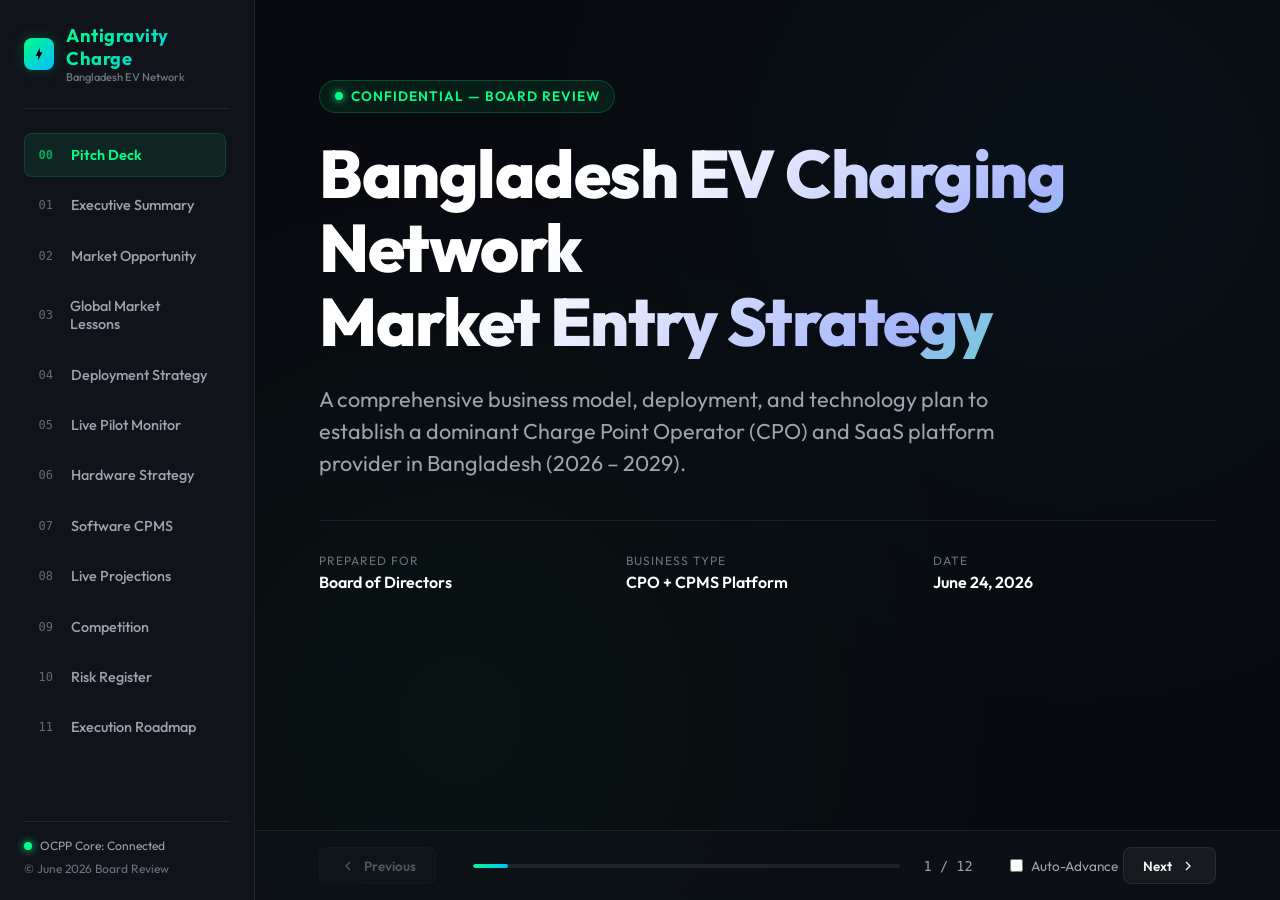
<file: presentation-dashboard/index.html>
<!DOCTYPE html>
<html lang="en">
<head>
    <meta charset="UTF-8">
    <meta name="viewport" content="width=device-width, initial-scale=1.0">
    <title>EV Charging Network Business Plan — Bangladesh Entry</title>
    <link rel="stylesheet" href="styles.css">
</head>
<body>
    <div class="app-container">
        <!-- Sidebar Navigation -->
        <aside class="sidebar">
            <div class="brand-section">
                <div class="brand-icon">
                    <svg viewBox="0 0 24 24">
                        <path d="M11 20.315v-5.815h-3.5L13 3.685v5.815h3.5L11 20.315z" />
                    </svg>
                </div>
                <div class="brand-name">
                    <h1>Antigravity Charge</h1>
                    <p>Bangladesh EV Network</p>
                </div>
            </div>

            <ul class="nav-links">
                <li><a href="#" class="nav-item active" data-slide="0"><span class="nav-num">00</span> Pitch Deck</a></li>
                <li><a href="#" class="nav-item" data-slide="1"><span class="nav-num">01</span> Executive Summary</a></li>
                <li><a href="#" class="nav-item" data-slide="2"><span class="nav-num">02</span> Market Opportunity</a></li>
                <li><a href="#" class="nav-item" data-slide="3"><span class="nav-num">03</span> Global Market Lessons</a></li>
                <li><a href="#" class="nav-item" data-slide="4"><span class="nav-num">04</span> Deployment Strategy</a></li>
                <li><a href="#" class="nav-item" data-slide="5"><span class="nav-num">05</span> Live Pilot Monitor</a></li>
                <li><a href="#" class="nav-item" data-slide="6"><span class="nav-num">06</span> Hardware Strategy</a></li>
                <li><a href="#" class="nav-item" data-slide="7"><span class="nav-num">07</span> Software CPMS</a></li>
                <li><a href="#" class="nav-item" data-slide="8"><span class="nav-num">08</span> Live Projections</a></li>
                <li><a href="#" class="nav-item" data-slide="9"><span class="nav-num">09</span> Competition</a></li>
                <li><a href="#" class="nav-item" data-slide="10"><span class="nav-num">10</span> Risk Register</a></li>
                <li><a href="#" class="nav-item" data-slide="11"><span class="nav-num">11</span> Execution Roadmap</a></li>
            </ul>

            <div class="sidebar-footer">
                <div class="status">
                    <div class="status-dot"></div>
                    <span>OCPP Core: Connected</span>
                </div>
                <p>&copy; June 2026 Board Review</p>
            </div>
        </aside>

        <!-- Main Content Area -->
        <main class="main-content">
            <div class="stage">
                
                <!-- Slide 0: Title -->
                <section class="slide active">
                    <div class="slide-title-layout">
                        <div class="title-badge">
                            <span class="status-dot"></span> CONFIDENTIAL — BOARD REVIEW
                        </div>
                        <h2 class="title-main">Bangladesh EV Charging Network<br>Market Entry Strategy</h2>
                        <p class="title-desc">A comprehensive business model, deployment, and technology plan to establish a dominant Charge Point Operator (CPO) and SaaS platform provider in Bangladesh (2026 – 2029).</p>
                        
                        <div class="title-meta-grid">
                            <div class="title-meta-item">
                                <p>Prepared For</p>
                                <p>Board of Directors</p>
                            </div>
                            <div class="title-meta-item">
                                <p>Business Type</p>
                                <p>CPO + CPMS Platform</p>
                            </div>
                            <div class="title-meta-item">
                                <p>Date</p>
                                <p>June 24, 2026</p>
                            </div>
                        </div>
                    </div>
                </section>

                <!-- Slide 1: Executive Summary -->
                <section class="slide">
                    <div class="slide-header">
                        <p class="slide-tag">01 / Executive Summary</p>
                        <h3 class="slide-title">The Opportunity</h3>
                        <p class="slide-subtitle">Capturing first-mover advantage in Bangladesh's emerging EV ecosystem.</p>
                    </div>
                    
                    <div class="card-grid">
                        <div class="card">
                            <h4 class="card-title accent-green">Market Inflection</h4>
                            <p class="card-content">
                                Runner Automobiles signed a BYD local assembly deal in early 2026, signaling a major surge in EV volume. National targets demand 15-30% EV adoption by 2030.
                            </p>
                        </div>
                        <div class="card">
                            <h4 class="card-title accent-blue">Policy Tailwind</h4>
                            <p class="card-content">
                                The FY 2026-27 budget eliminated all import duties on EV chargers (down from 39.75%), creating a temporary cost window for early infrastructure deployment.
                            </p>
                        </div>
                        <div class="card">
                            <h4 class="card-title">Severe Deficit</h4>
                            <p class="card-content">
                                Fewer than 20 functional public charging stations exist today. The government has set a national target of 1,200 public stations.
                            </p>
                        </div>
                    </div>

                    <div class="callout">
                        <p class="callout-title">Core Strategic Approach</p>
                        <p class="callout-body">
                            We will operate as a full-service Charge Point Operator (CPO). We will import hardware from Chinese suppliers at 0% duty, secure premium urban site agreements, and deploy a proprietary OCPP software platform to manage billing, remote monitoring, and driver experience.
                        </p>
                    </div>
                </section>

                <!-- Slide 2: Market Opportunity -->
                <section class="slide">
                    <div class="slide-header">
                        <p class="slide-tag">02 / Market Opportunity</p>
                        <h3 class="slide-title">Bangladesh EV Market Indicators</h3>
                        <p class="slide-subtitle">Key metrics guiding our entry strategy in June 2026.</p>
                    </div>

                    <div class="data-table-container">
                        <table class="data-table">
                            <thead>
                                <tr>
                                    <th>Indicator</th>
                                    <th>Data / Metrics</th>
                                    <th>Strategic Value</th>
                                </tr>
                            </thead>
                            <tbody>
                                <tr>
                                    <td><strong>Formal Passenger EVs</strong></td>
                                    <td>~1,000+ sold since 2024 (growing 10-12% annually)</td>
                                    <td>High-value segment requiring charging density</td>
                                </tr>
                                <tr>
                                    <td><strong>Total EVs (incl. 3-Wheelers)</strong></td>
                                    <td>25,000 – 30,000 units on road</td>
                                    <td>Broad demand baseline for charging services</td>
                                </tr>
                                <tr>
                                    <td><strong>Public Stations Today</strong></td>
                                    <td>Fewer than 20 functional stations</td>
                                    <td>Unclaimed locations, zero competitor density</td>
                                </tr>
                                <tr>
                                    <td><strong>Government Target</strong></td>
                                    <td>1,200 stations nationwide by 2030</td>
                                    <td>Regulatory support and grid coordination priority</td>
                                </tr>
                                <tr>
                                    <td><strong>Import Duty on Chargers</strong></td>
                                    <td><span class="pill-badge">0% duty</span> (FY 2026-27)</td>
                                    <td>High initial margins on hardware deployments</td>
                                </tr>
                                <tr>
                                    <td><strong>Key Manufacturer Entrant</strong></td>
                                    <td>Runner Automobiles × BYD assembly deal</td>
                                    <td>Expected delivery of local EVs starting late 2026</td>
                                </tr>
                            </tbody>
                        </table>
                    </div>
                </section>

                <!-- Slide 3: Global Lessons -->
                <section class="slide">
                    <div class="slide-header">
                        <p class="slide-tag">03 / Global Market Lessons</p>
                        <h3 class="slide-title">What Other Countries Learned</h3>
                        <p class="slide-subtitle">Applying proven international insights to the Bangladesh rollout.</p>
                    </div>

                    <div class="lessons-grid">
                        <div class="lesson-card">
                            <div class="lesson-header">
                                <span class="lesson-country">🇮🇳 India</span>
                                <span class="lesson-stage">Reliability Phase</span>
                            </div>
                            <div class="lesson-body">
                                <div class="lesson-point crisis">
                                    <h4>Crisis</h4>
                                    <p>Over-deployment of low-quality chargers led to a 25%+ non-functional rate, damaging driver trust.</p>
                                </div>
                                <div class="lesson-point action">
                                    <h4>Our Action</h4>
                                    <p>Ensure remote OCPP diagnostics and a 24hr maintenance SLA from Day 1.</p>
                                </div>
                            </div>
                        </div>

                        <div class="lesson-card">
                            <div class="lesson-header">
                                <span class="lesson-country">🇻🇳 Vietnam</span>
                                <span class="lesson-stage">Market Capture</span>
                            </div>
                            <div class="lesson-body">
                                <div class="lesson-point crisis">
                                    <h4>Pattern</h4>
                                    <p>VinFast locked the market by deploying 150,000 ports early. Closed network limits multi-car growth.</p>
                                </div>
                                <div class="lesson-point action">
                                    <h4>Our Action</h4>
                                    <p>Build an OCPP-open network accepting all EV brands to capture maximum utilization.</p>
                                </div>
                            </div>
                        </div>

                        <div class="lesson-card">
                            <div class="lesson-header">
                                <span class="lesson-country">🇨🇳 China</span>
                                <span class="lesson-stage">Margin Maturity</span>
                            </div>
                            <div class="lesson-body">
                                <div class="lesson-point crisis">
                                    <h4>Pattern</h4>
                                    <p>Margin wars showed hardware commoditizes. Software platforms and brand lock-in are the real moats.</p>
                                </div>
                                <div class="lesson-point action">
                                    <h4>Our Action</h4>
                                    <p>White-label premium hardware with our brand to establish local presence.</p>
                                </div>
                            </div>
                        </div>

                        <div class="lesson-card">
                            <div class="lesson-header">
                                <span class="lesson-country">🇱🇰 Sri Lanka</span>
                                <span class="lesson-stage">Regulatory Tightening</span>
                            </div>
                            <div class="lesson-body">
                                <div class="lesson-point crisis">
                                    <h4>Pattern</h4>
                                    <p>Informal CPOs faced sudden closures as the state utility PUCSL standardizes safety codes.</p>
                                </div>
                                <div class="lesson-point action">
                                    <h4>Our Action</h4>
                                    <p>Build SREDA-compliant infrastructure from Day 1 to avoid regulatory risks.</p>
                                </div>
                            </div>
                        </div>
                    </div>
                </section>

                <!-- Slide 4: Deployment Strategy -->
                <section class="slide">
                    <div class="slide-header">
                        <p class="slide-tag">04 / Deployment Strategy</p>
                        <h3 class="slide-title">Phase 1 Target Segments</h3>
                        <p class="slide-subtitle">Securing premium location segments with high utilization potential.</p>
                    </div>

                    <div class="card-grid">
                        <div class="card">
                            <h4 class="card-title accent-green">Private & Corporate AC</h4>
                            <ul class="styled-list" style="margin-top: 0.5rem;">
                                <li><strong>Private Homes:</strong> AC 7.4-22kW wallboxes for overnight garage charging.</li>
                                <li><strong>Office Campuses:</strong> employee charging during office hours.</li>
                                <li><strong>Hotels:</strong> Premium amenity differentiator for overnight guests.</li>
                            </ul>
                        </div>
                        <div class="card">
                            <h4 class="card-title accent-blue">Public DC Fast Charging</h4>
                            <ul class="styled-list" style="margin-top: 0.5rem;">
                                <li><strong>Shopping Malls:</strong> DC 30-60kW chargers matching average 2-3 hour dwell times.</li>
                                <li><strong>City Hubs:</strong> DC 60-120kW high-turnover hubs in commercial nodes.</li>
                                <li><strong>Destination Parking:</strong> High density Gulshan / Banani lots.</li>
                            </ul>
                        </div>
                    </div>

                    <div class="callout" style="border-left-color: var(--accent-purple);">
                        <p class="callout-title" style="color: var(--accent-purple);">Phase 1 Exclusions</p>
                        <p class="callout-body">
                            Large vehicle depots and long-distance highway corridors are excluded from Phase 1. These require massive grid reinforcement that is not supported by current passenger EV adoption volumes. We will enter this space in Year 3.
                        </p>
                    </div>
                </section>

                <!-- Slide 5: Live Pilot Network Monitor -->
                <section class="slide">
                    <div class="slide-header">
                        <p class="slide-tag">05 / Network Monitor Simulation</p>
                        <h3 class="slide-title">Live Pilot Network & OCPP Monitor</h3>
                        <p class="slide-subtitle">Interactive map of Dhaka pilot installations with live central system logs.</p>
                    </div>

                    <div class="monitor-container">
                        <!-- Dhaka Map Graphic (Left) -->
                        <div class="map-viewport">
                            <svg class="map-svg" viewBox="0 0 200 200">
                                <!-- River Path -->
                                <path class="map-river" d="M10 190 C 40 180, 50 150, 70 120 C 80 100, 100 80, 105 50 C 110 30, 95 15, 90 5" />
                                
                                <!-- Roads -->
                                <path class="map-road" d="M30 10 L 170 190" />
                                <path class="map-road" d="M10 100 L 190 100" />
                                <path class="map-road" d="M105 10 L 105 190" />
                                
                                <!-- Dhaka Zones -->
                                <circle class="map-zone" cx="110" cy="65" r="25" /> <!-- Gulshan -->
                                <circle class="map-zone" cx="105" cy="90" r="20" /> <!-- Banani -->
                                <circle class="map-zone" cx="70" cy="120" r="28" /> <!-- Dhanmondi -->
                                <circle class="map-zone" cx="140" cy="45" r="22" /> <!-- Bashundhara -->
                            </svg>

                            <!-- Map Pins -->
                            <div class="map-pin charging" style="left: 55%; top: 32.5%;" data-site="gulshan"></div>
                            <div class="map-label" style="left: 55%; top: 32.5%;">Gulshan Hub</div>

                            <div class="map-pin available" style="left: 52.5%; top: 45%;" data-site="banani"></div>
                            <div class="map-label" style="left: 52.5%; top: 45%;">Banani Hotel</div>

                            <div class="map-pin charging" style="left: 35%; top: 60%;" data-site="dhanmondi"></div>
                            <div class="map-label" style="left: 35%; top: 60%;">Dhanmondi Mall</div>

                            <div class="map-pin offline" style="left: 70%; top: 22.5%;" data-site="bashundhara"></div>
                            <div class="map-label" style="left: 70%; top: 22.5%;">Bashundhara Office</div>
                        </div>

                        <!-- Monitor details and live logs console (Right) -->
                        <div class="monitor-details-panel">
                            <div class="site-details-card">
                                <div class="site-name-row">
                                    <h3 id="site-name">Gulshan-2 Multi-Hub</h3>
                                    <span id="site-status-badge" class="pill-badge">CHARGING</span>
                                </div>
                                <div class="styled-list" style="font-size: 0.8rem; display: grid; grid-template-columns: 1fr 1fr; gap: 0.5rem 1rem; margin-top: 0.5rem;">
                                    <div>Type: <strong id="site-type">DC Fast</strong></div>
                                    <div>Spec: <strong id="site-power">120 kW (Autel)</strong></div>
                                    <div>Cable: <strong id="site-connector">CCS2 (Dual)</strong></div>
                                    <div>Grid Load: <strong id="site-load">84.2 kW active</strong></div>
                                    <div>Sessions (24h): <strong id="site-sessions">16</strong></div>
                                    <div>Energy (24h): <strong id="site-energy">342.8 kWh</strong></div>
                                </div>
                            </div>

                            <!-- Live OCPP WebSocket simulator console -->
                            <div style="font-size: 0.75rem; color: var(--text-muted); font-weight: 600; text-transform: uppercase; letter-spacing: 1px;">OCPP Central System Logs</div>
                            <div id="terminal-box" class="terminal-console">
                                <div class="terminal-line info">[10:12:00] Central System (Steve CPMS) listening on port 8180...</div>
                                <div class="terminal-line info">[10:12:01] Database connections healthy. 4 pilots registered.</div>
                                <div class="terminal-line recv">[10:12:05] [GULSHAN-HUB] RECV BootNotificationResponse: status=Accepted</div>
                                <div class="terminal-line recv">[10:12:10] [BANANI-HOTEL] RECV BootNotificationResponse: status=Accepted</div>
                            </div>
                        </div>
                    </div>
                </section>

                <!-- Slide 6: Hardware Strategy -->
                <section class="slide">
                    <div class="slide-header">
                        <p class="slide-tag">06 / Hardware Strategy</p>
                        <h3 class="slide-title">Shortlisted Supplier Catalog</h3>
                        <p class="slide-subtitle">Pre-vetted Chinese manufacturers for Phase 1 import rollout.</p>
                    </div>

                    <div class="supplier-filters">
                        <button class="filter-btn active" data-filter="all">Show All</button>
                        <button class="filter-btn" data-filter="ac">AC Suppliers</button>
                        <button class="filter-btn" data-filter="dc">DC Suppliers</button>
                        <button class="filter-btn" data-filter="special">Special / Solar V2H</button>
                    </div>

                    <div class="supplier-grid">
                        <div class="supplier-card" data-type="ac">
                            <div>
                                <h4 class="supplier-name">Joint Tech</h4>
                                <p class="supplier-meta ac">AC Wallbox</p>
                                <div class="supplier-specs">
                                    <div class="supplier-spec-item"><span>Output:</span><span>7 - 22 kW</span></div>
                                    <div class="supplier-spec-item"><span>Connector:</span><span>Type 2 Cable</span></div>
                                    <div class="supplier-spec-item"><span>Use Case:</span><span>Home / Hotel</span></div>
                                </div>
                            </div>
                            <div class="supplier-price">
                                <span>FOB Price:</span>
                                <div>$150 - $450</div>
                            </div>
                        </div>

                        <div class="supplier-card" data-type="dc">
                            <div>
                                <h4 class="supplier-name">Iocharger</h4>
                                <p class="supplier-meta dc">DC Fast</p>
                                <div class="supplier-specs">
                                    <div class="supplier-spec-item"><span>Output:</span><span>30 - 60 kW</span></div>
                                    <div class="supplier-spec-item"><span>Connector:</span><span>CCS2 Dual (DLB)</span></div>
                                    <div class="supplier-spec-item"><span>Use Case:</span><span>Mall / Public</span></div>
                                </div>
                            </div>
                            <div class="supplier-price">
                                <span>FOB Price:</span>
                                <div>$2,650 - $5,500</div>
                            </div>
                        </div>

                        <div class="supplier-card" data-type="dc">
                            <div>
                                <h4 class="supplier-name">Autel Energy</h4>
                                <p class="supplier-meta dc">DC Premium</p>
                                <div class="supplier-specs">
                                    <div class="supplier-spec-item"><span>Output:</span><span>50 - 120 kW</span></div>
                                    <div class="supplier-spec-item"><span>Connector:</span><span>CCS2 Liquid Cooled</span></div>
                                    <div class="supplier-spec-item"><span>Use Case:</span><span>City Hub / Flagship</span></div>
                                </div>
                            </div>
                            <div class="supplier-price">
                                <span>FOB Price:</span>
                                <div>$280 - $22,000</div>
                            </div>
                        </div>

                        <div class="supplier-card" data-type="special">
                            <div>
                                <h4 class="supplier-name">XCharge</h4>
                                <p class="supplier-meta special">Battery Buffered DC</p>
                                <div class="supplier-specs">
                                    <div class="supplier-spec-item"><span>Output:</span><span>60 - 300 kW</span></div>
                                    <div class="supplier-spec-item"><span>Battery Capacity:</span><span>Up to 100 kWh</span></div>
                                    <div class="supplier-spec-item"><span>Use Case:</span><span>Grid-Limited Sites</span></div>
                                </div>
                            </div>
                            <div class="supplier-price">
                                <span>FOB Price:</span>
                                <div>$5,500 - $60,000</div>
                            </div>
                        </div>

                        <div class="supplier-card" data-type="ac">
                            <div>
                                <h4 class="supplier-name">EVB (Beny)</h4>
                                <p class="supplier-meta ac">AC Smart</p>
                                <div class="supplier-specs">
                                    <div class="supplier-spec-item"><span>Output:</span><span>22 kW</span></div>
                                    <div class="supplier-spec-item"><span>Network:</span><span>4G OCPP 1.6J</span></div>
                                    <div class="supplier-spec-item"><span>Use Case:</span><span>Office / Public</span></div>
                                </div>
                            </div>
                            <div class="supplier-price">
                                <span>FOB Price:</span>
                                <div>$200 - $9,000</div>
                            </div>
                        </div>

                        <div class="supplier-card" data-type="special">
                            <div>
                                <h4 class="supplier-name">Sigenergy</h4>
                                <p class="supplier-meta special">V2H / Solar AC</p>
                                <div class="supplier-specs">
                                    <div class="supplier-spec-item"><span>Output:</span><span>12.5 - 25 kW</span></div>
                                    <div class="supplier-spec-item"><span>Integration:</span><span>Solar + Battery</span></div>
                                    <div class="supplier-spec-item"><span>Use Case:</span><span>Luxury Home V2H</span></div>
                                </div>
                            </div>
                            <div class="supplier-price">
                                <span>FOB Price:</span>
                                <div>$4,000 - $8,500</div>
                            </div>
                        </div>
                    </div>
                </section>

                <!-- Slide 7: Software CPMS Platform -->
                <section class="slide">
                    <div class="slide-header">
                        <p class="slide-tag">07 / Software Platform</p>
                        <h3 class="slide-title">Software is the Moat</h3>
                        <p class="slide-subtitle">Hardware commoditizes; software builds the long-term defensible ecosystem.</p>
                    </div>

                    <div class="card-grid">
                        <div class="card">
                            <h4 class="card-title accent-blue">Driver Experience</h4>
                            <p class="card-content">
                                iOS & Android apps with QR scanning, real-time map status, session power analytics, and direct bKash/Nagad/credit card checkout gateway integration.
                            </p>
                        </div>
                        <div class="card">
                            <h4 class="card-title accent-green">Site Host Portal</h4>
                            <p class="card-content">
                                Custom host dashboard providing control over tariff settings (commercial markup), session usage details, and automated payout scheduling.
                            </p>
                        </div>
                        <div class="card">
                            <h4 class="card-title">Operator Console</h4>
                            <p class="card-content">
                                Internal central dashboard featuring live connectivity mapping, OCPP remote control commands, load limits, and OTA firmware.
                            </p>
                        </div>
                    </div>

                    <div class="data-table-container" style="margin-top: 1.5rem;">
                        <table class="data-table">
                            <thead>
                                <tr>
                                    <th>Option</th>
                                    <th>Upfront Cost</th>
                                    <th>Deployment Time</th>
                                    <th>Customization Limit</th>
                                </tr>
                            </thead>
                            <tbody>
                                <tr>
                                    <td><strong>Open Source Base</strong> (CitrineOS / Steve)</td>
                                    <td>Low Licence Cost</td>
                                    <td>4 – 8 Months Dev</td>
                                    <td>Complete Control</td>
                                </tr>
                                <tr style="background: rgba(0, 255, 136, 0.03);">
                                    <td><strong>White-Label CPMS (Ampeco / Virta)</strong></td>
                                    <td>$1,000 – $3,000/mo fee</td>
                                    <td><span class="pill-badge">4 – 8 Weeks</span></td>
                                    <td>Standard Branding Only</td>
                                </tr>
                                <tr>
                                    <td><strong>Custom Build from Scratch</strong></td>
                                    <td>Highest CapEx</td>
                                    <td>8 – 18 Months</td>
                                    <td>Maximum Flexibility</td>
                                </tr>
                            </tbody>
                        </table>
                    </div>
                </section>

                <!-- Slide 8: Live Projections (Calculator) -->
                <section class="slide">
                    <div class="slide-header">
                        <p class="slide-tag">08 / Financial Calculator</p>
                        <h3 class="slide-title">Interactive Projections</h3>
                        <p class="slide-subtitle">Adjust assumptions below to calculate custom cashflow projections and returns.</p>
                    </div>

                    <div class="calculator-container">
                        <!-- Inputs Panel -->
                        <div class="calc-inputs-panel">
                            <div class="calc-group-title">
                                <svg width="16" height="16" viewBox="0 0 24 24" fill="currentColor">
                                    <path d="M19 13H5v-2h14v2z" />
                                </svg>
                                <span>Deployments (Cumulative)</span>
                            </div>
                            
                            <div class="calc-input-row">
                                <div class="calc-label-row">
                                    <span>AC Chargers (Year 1)</span>
                                    <span id="ac-y1-val">40</span>
                                </div>
                                <input type="range" class="calc-range" id="ac-y1" min="10" max="100" value="40">
                            </div>

                            <div class="calc-input-row">
                                <div class="calc-label-row">
                                    <span>AC Chargers (Year 2)</span>
                                    <span id="ac-y2-val">150</span>
                                </div>
                                <input type="range" class="calc-range" id="ac-y2" min="50" max="300" value="150">
                            </div>

                            <div class="calc-input-row">
                                <div class="calc-label-row">
                                    <span>AC Chargers (Year 3)</span>
                                    <span id="ac-y3-val">450</span>
                                </div>
                                <input type="range" class="calc-range" id="ac-y3" min="100" max="1000" value="450">
                            </div>

                            <div class="calc-input-row">
                                <div class="calc-label-row">
                                    <span>DC Chargers (Year 1)</span>
                                    <span id="dc-y1-val">10</span>
                                </div>
                                <input type="range" class="calc-range" id="dc-y1" min="2" max="30" value="10">
                            </div>

                            <div class="calc-input-row">
                                <div class="calc-label-row">
                                    <span>DC Chargers (Year 3)</span>
                                    <span id="dc-y3-val">150</span>
                                </div>
                                <input type="range" class="calc-range" id="dc-y3" min="50" max="300" value="150">
                            </div>

                            <!-- Hidden inputs for mapping values to maintain app logic variables -->
                            <input type="hidden" id="dc-y2" value="50">

                            <div class="calc-group-title" style="margin-top: 0.5rem;">
                                <svg width="16" height="16" viewBox="0 0 24 24" fill="currentColor">
                                    <path d="M12 2C6.48 2 2 6.48 2 12s4.48 10 10 10 10-4.48 10-10S17.52 2 12 2zm1 17h-2v-2h2v2zm2.07-7.75l-.9.92C13.45 12.9 13 13.5 13 15h-2v-.5c0-1.1.45-2.1 1.17-2.83l1.24-1.26c.37-.36.59-.86.59-1.41 0-1.1-.9-2-2-2s-2 .9-2 2H7c0-2.76 2.24-5 5-5s5 2.24 5 5c0 1.04-.42 1.99-1.07 2.75z" />
                                </svg>
                                <span>Session Economics</span>
                            </div>

                            <div class="calc-input-row">
                                <div class="calc-label-row">
                                    <span>Daily Utilization (hours)</span>
                                    <span id="utilization-val">3.0</span>
                                </div>
                                <input type="range" class="calc-range" id="utilization" min="1.0" max="8.0" step="0.5" value="3.0">
                            </div>

                            <div class="calc-input-row">
                                <div class="calc-label-row">
                                    <span>Exchange Rate (BDT/USD)</span>
                                    <span id="ex-rate-val">122.85</span>
                                </div>
                                <input type="range" class="calc-range" id="ex-rate" min="115.0" max="130.0" step="0.55" value="122.85">
                            </div>

                            <div class="calc-input-row" style="display: none;">
                                <input type="range" id="tariff" value="30">
                                <input type="range" id="utility-cost" value="11.5">
                            </div>
                        </div>

                        <!-- Outputs Panel -->
                        <div class="calc-outputs-panel">
                            <div class="calc-results-grid">
                                <div class="calc-result-card">
                                    <div class="calc-result-label">Year 1 CAPEX</div>
                                    <div class="calc-result-val" id="res-capex">BDT 1.01 Cr</div>
                                </div>
                                <div class="calc-result-card">
                                    <div class="calc-result-label">Annualized ROI</div>
                                    <div class="calc-result-val highlight" id="res-roi">48.5%</div>
                                </div>
                                <div class="calc-result-card">
                                    <div class="calc-result-label">Payback Period</div>
                                    <div class="calc-result-val" id="res-payback">21.0 Months</div>
                                </div>
                                <div class="calc-result-card">
                                    <div class="calc-result-label">Year 3 Profit</div>
                                    <div class="calc-result-val highlight" id="res-y3profit">BDT 8.6 Cr</div>
                                </div>
                            </div>

                            <!-- Live Chart Canvas/SVG -->
                            <div class="calc-chart-container">
                                <div style="font-size: 0.75rem; color: var(--text-muted); font-weight: 600; text-transform: uppercase; letter-spacing: 0.5px; margin-bottom: 0.5rem; text-align: center;">Projections (Year 1 - Year 3)</div>
                                <svg id="financial-chart" class="svg-chart">
                                    <!-- Dynamic elements are drawn via app.js -->
                                    <defs>
                                        <linearGradient id="rev-grad" x1="0" y1="0" x2="0" y2="1">
                                            <stop offset="0%" stop-color="var(--accent-blue)" stop-opacity="0.8"/>
                                            <stop offset="100%" stop-color="var(--accent-blue)" stop-opacity="0.1"/>
                                        </linearGradient>
                                        <linearGradient id="profit-grad" x1="0" y1="0" x2="0" y2="1">
                                            <stop offset="0%" stop-color="var(--accent-green)" stop-opacity="0.8"/>
                                            <stop offset="100%" stop-color="var(--accent-green)" stop-opacity="0.1"/>
                                        </linearGradient>
                                    </defs>
                                </svg>
                                
                                <div class="chart-legend">
                                    <div class="legend-item">
                                        <div class="legend-dot rev"></div>
                                        <span>Revenue (BDT Lakhs)</span>
                                    </div>
                                    <div class="legend-item">
                                        <div class="legend-dot profit"></div>
                                        <span>Net Profit (BDT Lakhs)</span>
                                    </div>
                                </div>
                            </div>
                        </div>
                    </div>
                </section>

                <!-- Slide 9: Competitive Positioning -->
                <section class="slide">
                    <div class="slide-header">
                        <p class="slide-tag">09 / Competitive Positioning</p>
                        <h3 class="slide-title">Competitive Landscape</h3>
                        <p class="slide-subtitle">How we compare with early hardware-focused operators in Bangladesh.</p>
                    </div>

                    <div class="data-table-container">
                        <table class="data-table">
                            <thead>
                                <tr>
                                    <th>Capability</th>
                                    <th style="color: var(--accent-green);">Our Network</th>
                                    <th>Ekhon Charge</th>
                                    <th>Crack Platoon</th>
                                </tr>
                            </thead>
                            <tbody>
                                <tr>
                                    <td><strong>Software CPMS Gateway</strong></td>
                                    <td><span class="pill-badge" style="background: rgba(0, 188, 255, 0.1); color: var(--accent-blue); border-color: rgba(0, 188, 255, 0.2);">OCPP 1.6J / 2.0.1</span></td>
                                    <td>Basic proprietary app</td>
                                    <td>Basic proprietary app</td>
                                </tr>
                                <tr>
                                    <td><strong>Remote Diagnostics</strong></td>
                                    <td><span class="pill-badge">Yes (Real-time)</span></td>
                                    <td>Limited/None</td>
                                    <td>Limited/None</td>
                                </tr>
                                <tr>
                                    <td><strong>Load Management (DLB)</strong></td>
                                    <td><span class="pill-badge">Yes</span></td>
                                    <td>No</td>
                                    <td>No</td>
                                </tr>
                                <tr>
                                    <td><strong>Guest Checkout QR Web Flow</strong></td>
                                    <td><span class="pill-badge">Yes (No app needed)</span></td>
                                    <td>App download required</td>
                                    <td>App download required</td>
                                </tr>
                                <tr>
                                    <td><strong>Host Settlement</strong></td>
                                    <td><span class="pill-badge">Automated Payouts</span></td>
                                    <td>Manual Monthly</td>
                                    <td>Manual Monthly</td>
                                </tr>
                                <tr>
                                    <td><strong>OEM Hardware Branding</strong></td>
                                    <td><span class="pill-badge">Yes (Co-branded)</span></td>
                                    <td>No (Off-the-shelf)</td>
                                    <td>No (Off-the-shelf)</td>
                                </tr>
                            </tbody>
                        </table>
                    </div>
                </section>

                <!-- Slide 10: Risk Register -->
                <section class="slide">
                    <div class="slide-header">
                        <p class="slide-tag">10 / Risk Register</p>
                        <h3 class="slide-title">Risk Management</h3>
                        <p class="slide-subtitle">Identified risks, severity matrices, and direct mitigation strategies.</p>
                    </div>

                    <div class="data-table-container">
                        <table class="data-table risk-table">
                            <thead>
                                <tr>
                                    <th>Identified Risk</th>
                                    <th>Impact</th>
                                    <th>Mitigation Strategy</th>
                                </tr>
                            </thead>
                            <tbody>
                                <tr>
                                    <td><strong>EV adoption lags projections</strong></td>
                                    <td><span class="impact-badge high">High</span></td>
                                    <td>Keep Year 1 CapEx modest; deploy only at pre-committed sites with high target baseline.</td>
                                </tr>
                                <tr>
                                    <td><strong>Grid capacity limits at commercial sites</strong></td>
                                    <td><span class="impact-badge medium">Medium</span></td>
                                    <td>Utilize Load Management (DLB) capable hardware (Iocharger, Beny) and survey grid load first.</td>
                                </tr>
                                <tr>
                                    <td><strong>Local grid permitting delays</strong></td>
                                    <td><span class="impact-badge medium">Medium</span></td>
                                    <td>Initiate load approval request with utility (DESCO/DPDC) immediately upon site pre-agreement.</td>
                                </tr>
                                <tr>
                                    <td><strong>Software integration issues</strong></td>
                                    <td><span class="impact-badge high">High</span></td>
                                    <td>Launch initially with a pre-integrated white-label CPMS; avoid custom scratch development delays.</td>
                                </tr>
                                <tr>
                                    <td><strong>Currency devaluation (BDT/USD)</strong></td>
                                    <td><span class="impact-badge medium">Medium</span></td>
                                    <td>Incorporate currency stress testing in models (15% margins); maintain USD capital reserves.</td>
                                </tr>
                            </tbody>
                        </table>
                    </div>
                </section>

                <!-- Slide 11: Execution Roadmap -->
                <section class="slide">
                    <div class="slide-header">
                        <p class="slide-tag">11 / Execution Roadmap</p>
                        <h3 class="slide-title">Recommended Next Steps</h3>
                        <p class="slide-subtitle">Action items and Year 1 to Year 4 strategic timeline milestones.</p>
                    </div>

                    <div class="card-grid">
                        <div class="card">
                            <h4 class="card-title accent-green">Immediate Action (Month 1)</h4>
                            <ul class="styled-list" style="margin-top: 0.5rem; font-size: 0.85rem;">
                                <li><strong>Board Approval:</strong> Approve Phase 1 initial capital outlay.</li>
                                <li><strong>Imports setup:</strong> Apply for IRC (Import Registration Certificate).</li>
                                <li><strong>Samples:</strong> Order 2-4 units each from Joint Tech and Iocharger.</li>
                            </ul>
                        </div>
                        <div class="card">
                            <h4 class="card-title accent-blue">Short Term (Month 2 - 3)</h4>
                            <ul class="styled-list" style="margin-top: 0.5rem; font-size: 0.85rem;">
                                <li><strong>Site Pipeline:</strong> Secure contracts for the 3 Dhaka pilot sites.</li>
                                <li><strong>Software Setup:</strong> Contract and white-label the OCPP CPMS gateway.</li>
                                <li><strong>Regulatory:</strong> Begin SREDA licensing and DESCO load sanctions.</li>
                            </ul>
                        </div>
                        <div class="card">
                            <h4 class="card-title">Medium Term (Month 4 - 6)</h4>
                            <ul class="styled-list" style="margin-top: 0.5rem; font-size: 0.85rem;">
                                <li><strong>Launch Pilots:</strong> Connect first 3 sites with live billing integration.</li>
                                <li><strong>OCPP Testing:</strong> Run remote firmware OTA and diagnostics logs.</li>
                                <li><strong>Scale Deployment:</strong> Deploy remainder of Phase 1 (50 chargers).</li>
                            </ul>
                        </div>
                    </div>

                    <div style="margin-top: 2rem;">
                        <h4 style="font-size: 1.1rem; font-weight: 700; color: #fff; margin-bottom: 0.75rem;">3-Year Strategic Growth Path</h4>
                        <div class="lessons-grid" style="grid-template-columns: repeat(4, 1fr); gap: 1rem; text-align: center;">
                            <div class="calc-result-card" style="padding: 1rem 0.5rem;">
                                <div class="calc-result-label">2026 (Launch)</div>
                                <div style="font-size: 0.9rem; font-weight: 600; color: #fff; margin-top: 0.25rem;">50 Chargers</div>
                                <p style="font-size: 0.7rem; color: var(--text-muted); margin-top: 0.25rem;">Dhaka Pilot Network</p>
                            </div>
                            <div class="calc-result-card" style="padding: 1rem 0.5rem;">
                                <div class="calc-result-label">2027 (Growth)</div>
                                <div style="font-size: 0.9rem; font-weight: 600; color: #fff; margin-top: 0.25rem;">200 Chargers</div>
                                <p style="font-size: 0.7rem; color: var(--text-muted); margin-top: 0.25rem;">Dhaka Density + Chg/Syl</p>
                            </div>
                            <div class="calc-result-card" style="padding: 1rem 0.5rem;">
                                <div class="calc-result-label">2028 (Scale)</div>
                                <div style="font-size: 0.9rem; font-weight: 600; color: #fff; margin-top: 0.25rem;">600 Chargers</div>
                                <p style="font-size: 0.7rem; color: var(--text-muted); margin-top: 0.25rem;">Proprietary Platform Live</p>
                            </div>
                            <div class="calc-result-card" style="padding: 1rem 0.5rem;">
                                <div class="calc-result-label">2029 (Leader)</div>
                                <div style="font-size: 0.9rem; font-weight: 600; color: #fff; margin-top: 0.25rem;">Market Leader</div>
                                <p style="font-size: 0.7rem; color: var(--text-muted); margin-top: 0.25rem;">Highways + Fleet Contracts</p>
                            </div>
                        </div>
                    </div>
                </section>

            </div>

            <!-- Bottom Slide Navigation Controls -->
            <footer class="slide-controls">
                <button id="prev-btn" class="control-btn" disabled>
                    <svg width="16" height="16" viewBox="0 0 24 24" fill="none" stroke="currentColor" stroke-width="2">
                        <polyline points="15 18 9 12 15 6"></polyline>
                    </svg>
                    Previous
                </button>

                <div class="progress-container">
                    <div class="progress-bar-bg">
                        <div class="progress-bar-fill"></div>
                    </div>
                    <div class="slide-counter">
                        <span id="counter-current">1</span> / <span id="counter-total">12</span>
                    </div>
                </div>

                <div class="mode-toggle">
                    <label style="display: flex; align-items: center; gap: 0.5rem; font-size: 0.85rem; color: var(--text-secondary); cursor: pointer;">
                        <input type="checkbox" id="slideshow-toggle" style="accent-color: var(--accent-green); cursor: pointer;">
                        Auto-Advance
                    </label>
                </div>

                <button id="next-btn" class="control-btn">
                    Next
                    <svg width="16" height="16" viewBox="0 0 24 24" fill="none" stroke="currentColor" stroke-width="2">
                        <polyline points="9 18 15 12 9 6"></polyline>
                    </svg>
                </button>
            </footer>
        </main>
    </div>

    <script src="app.js"></script>
</body>
</html>
</file>
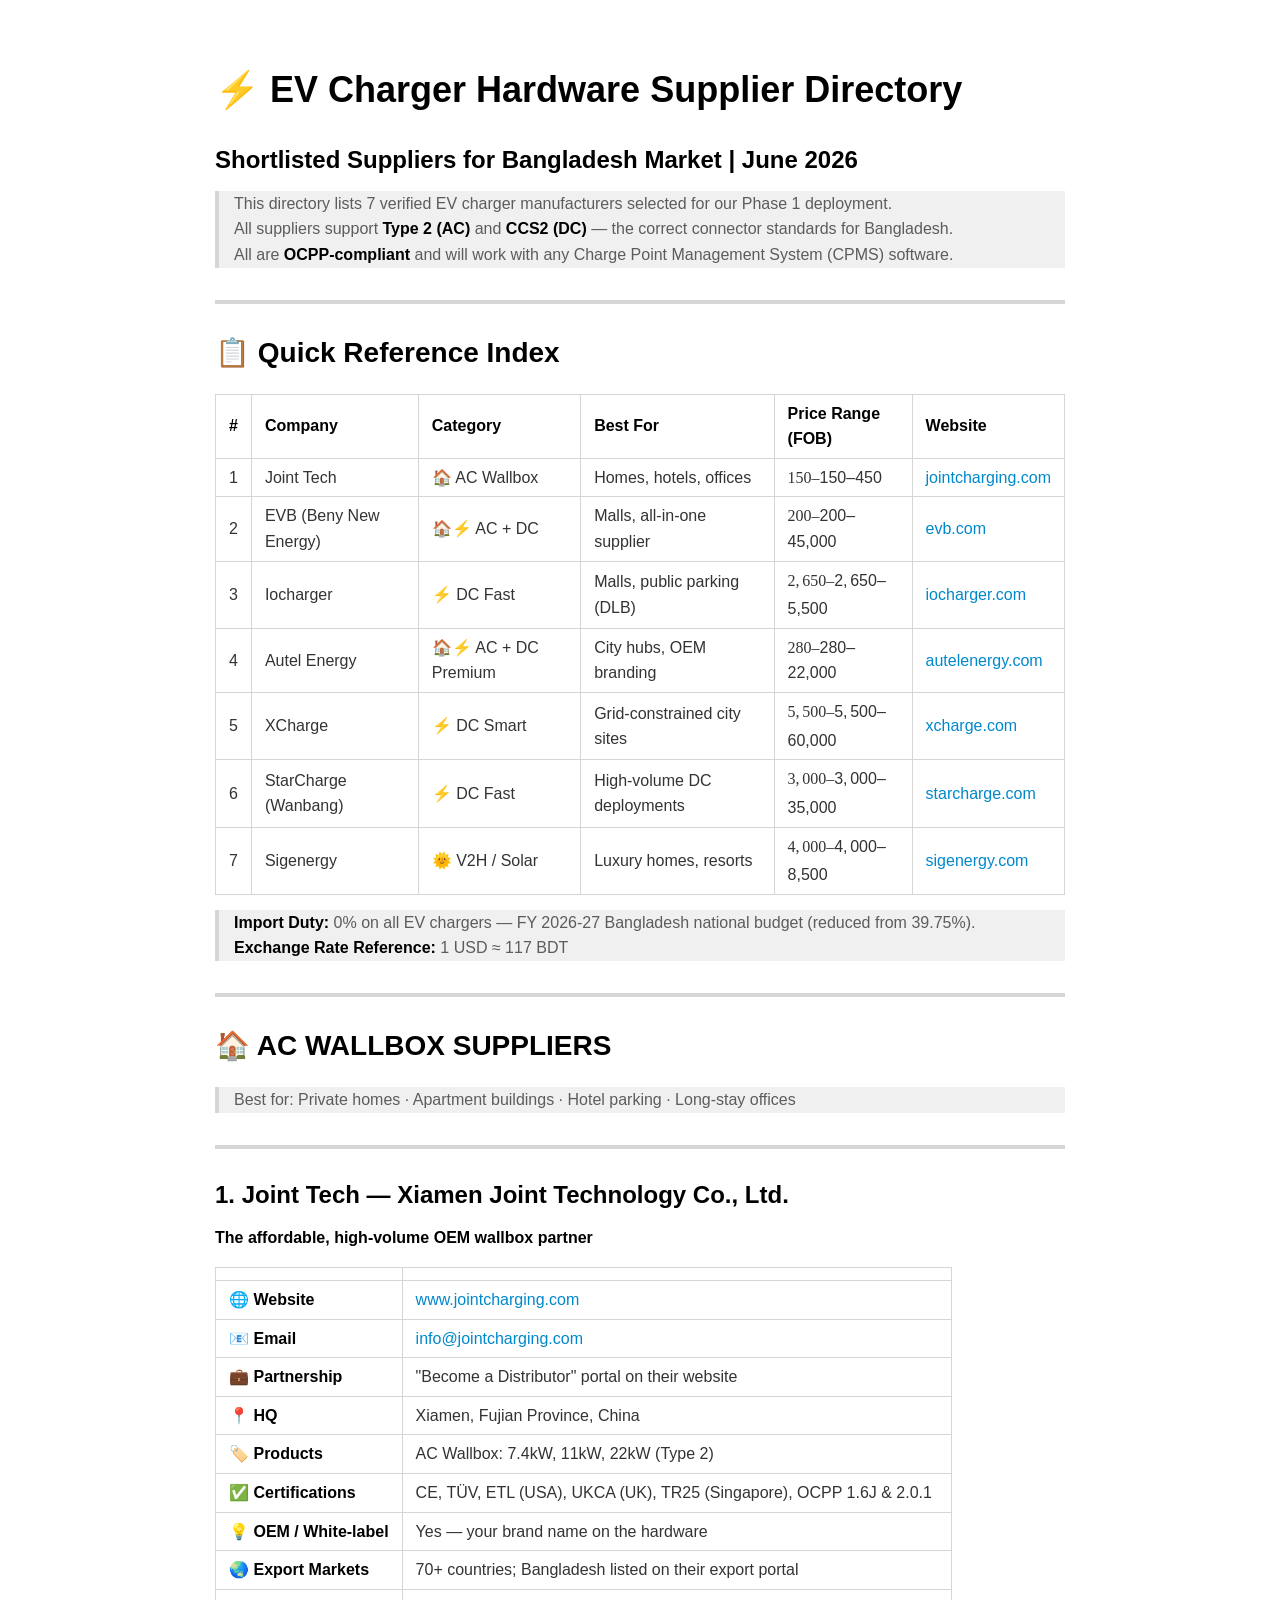
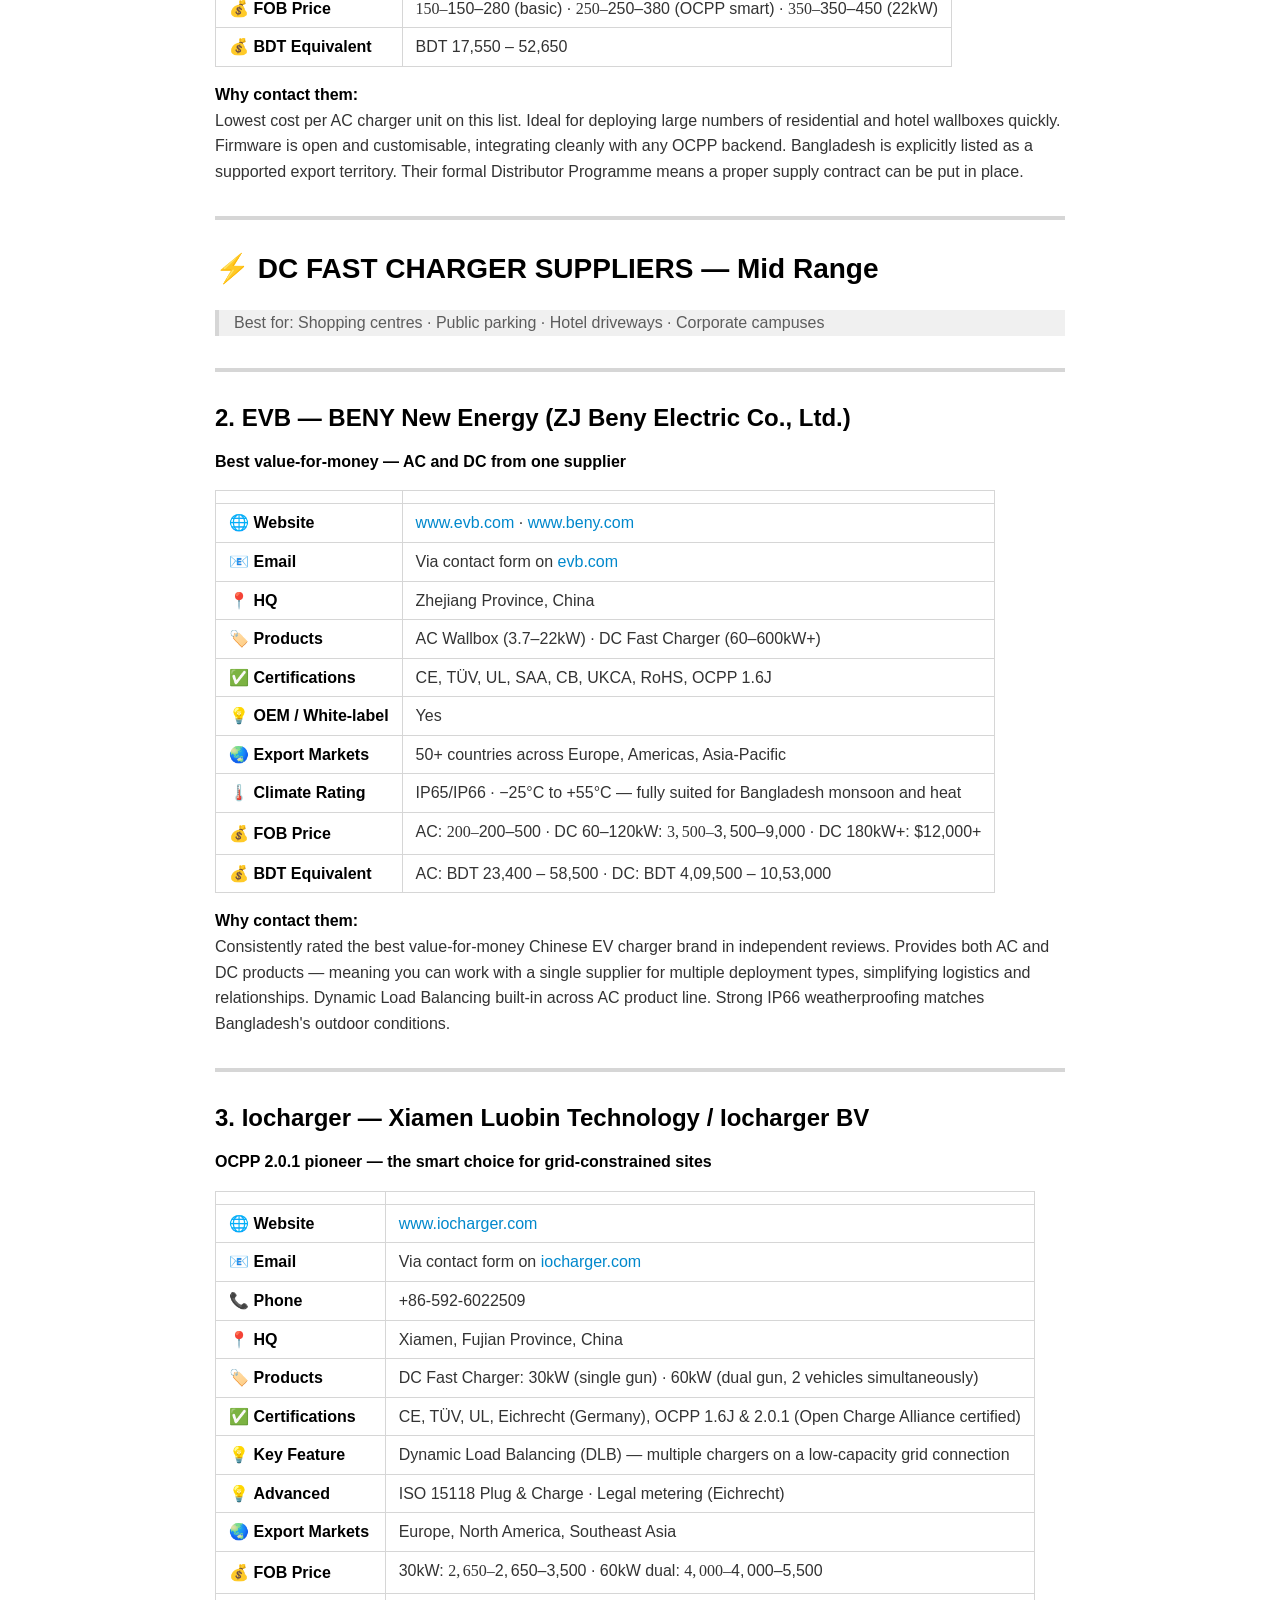
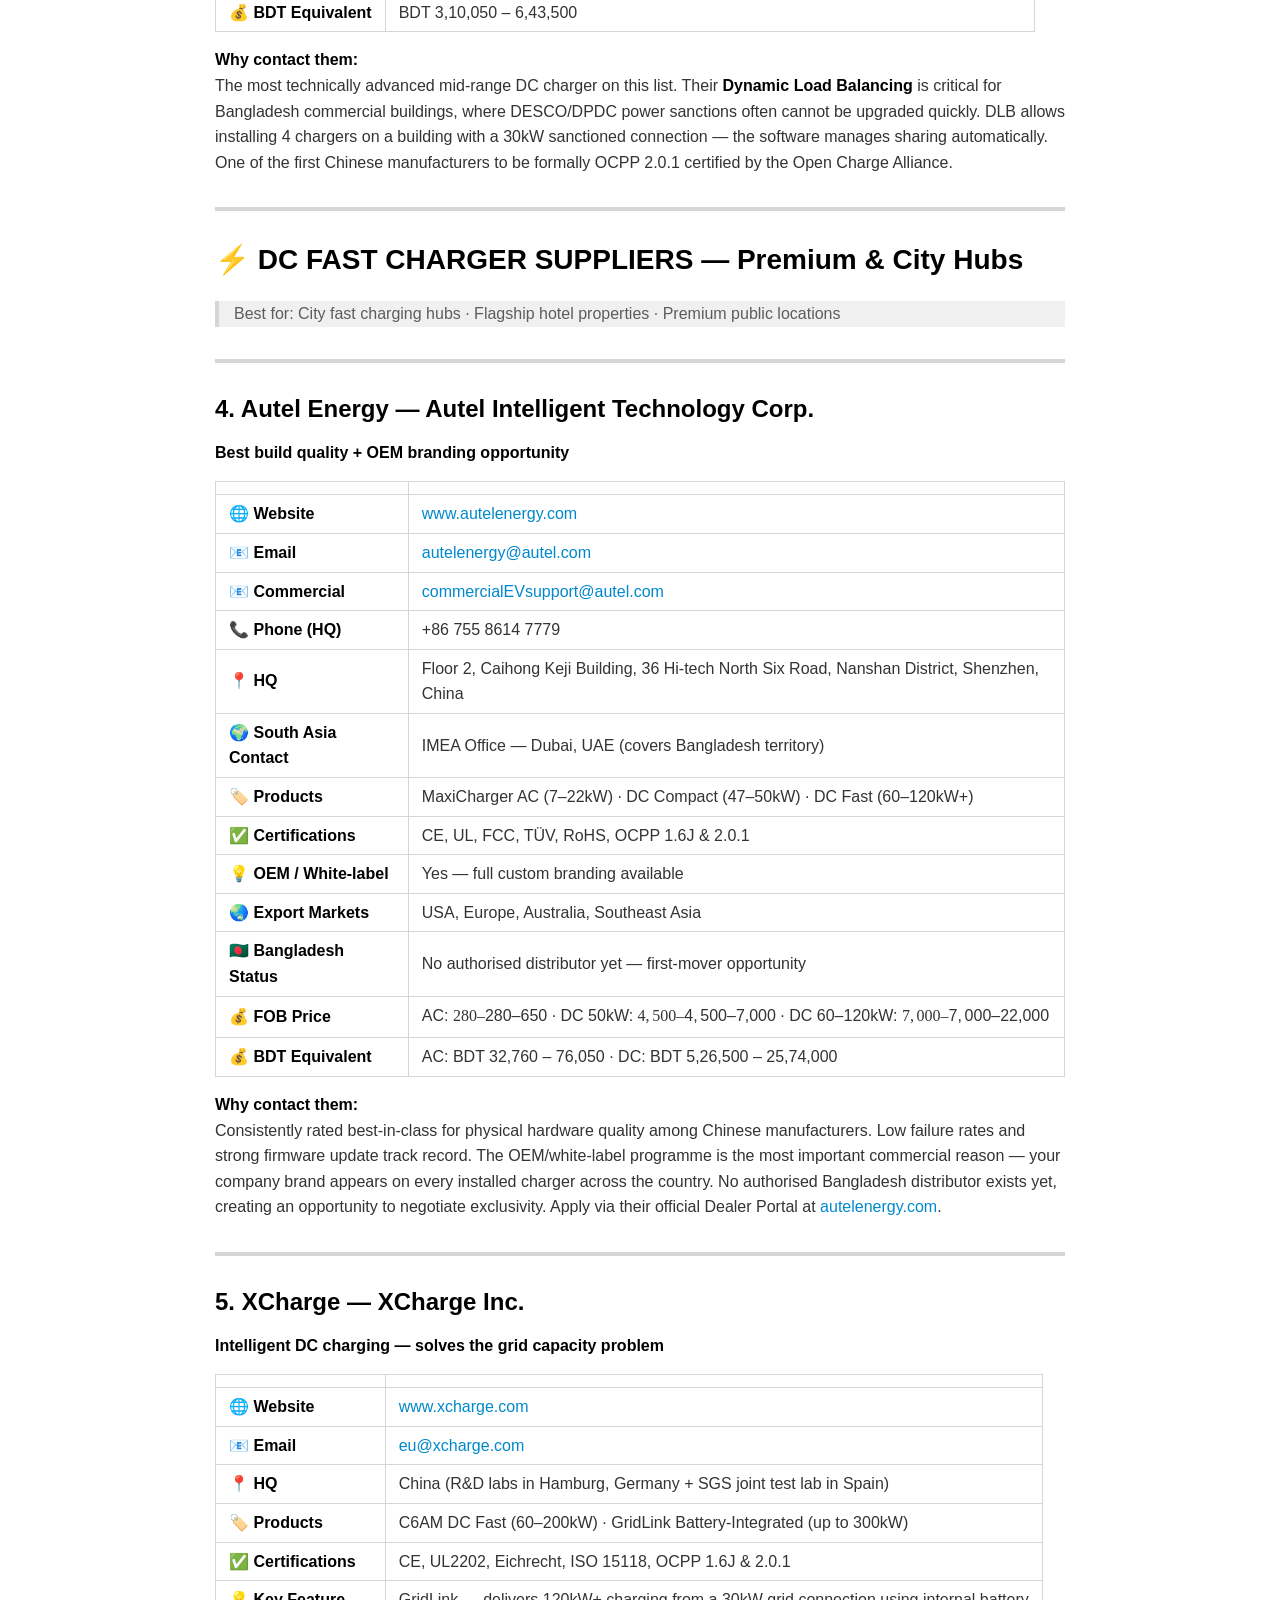
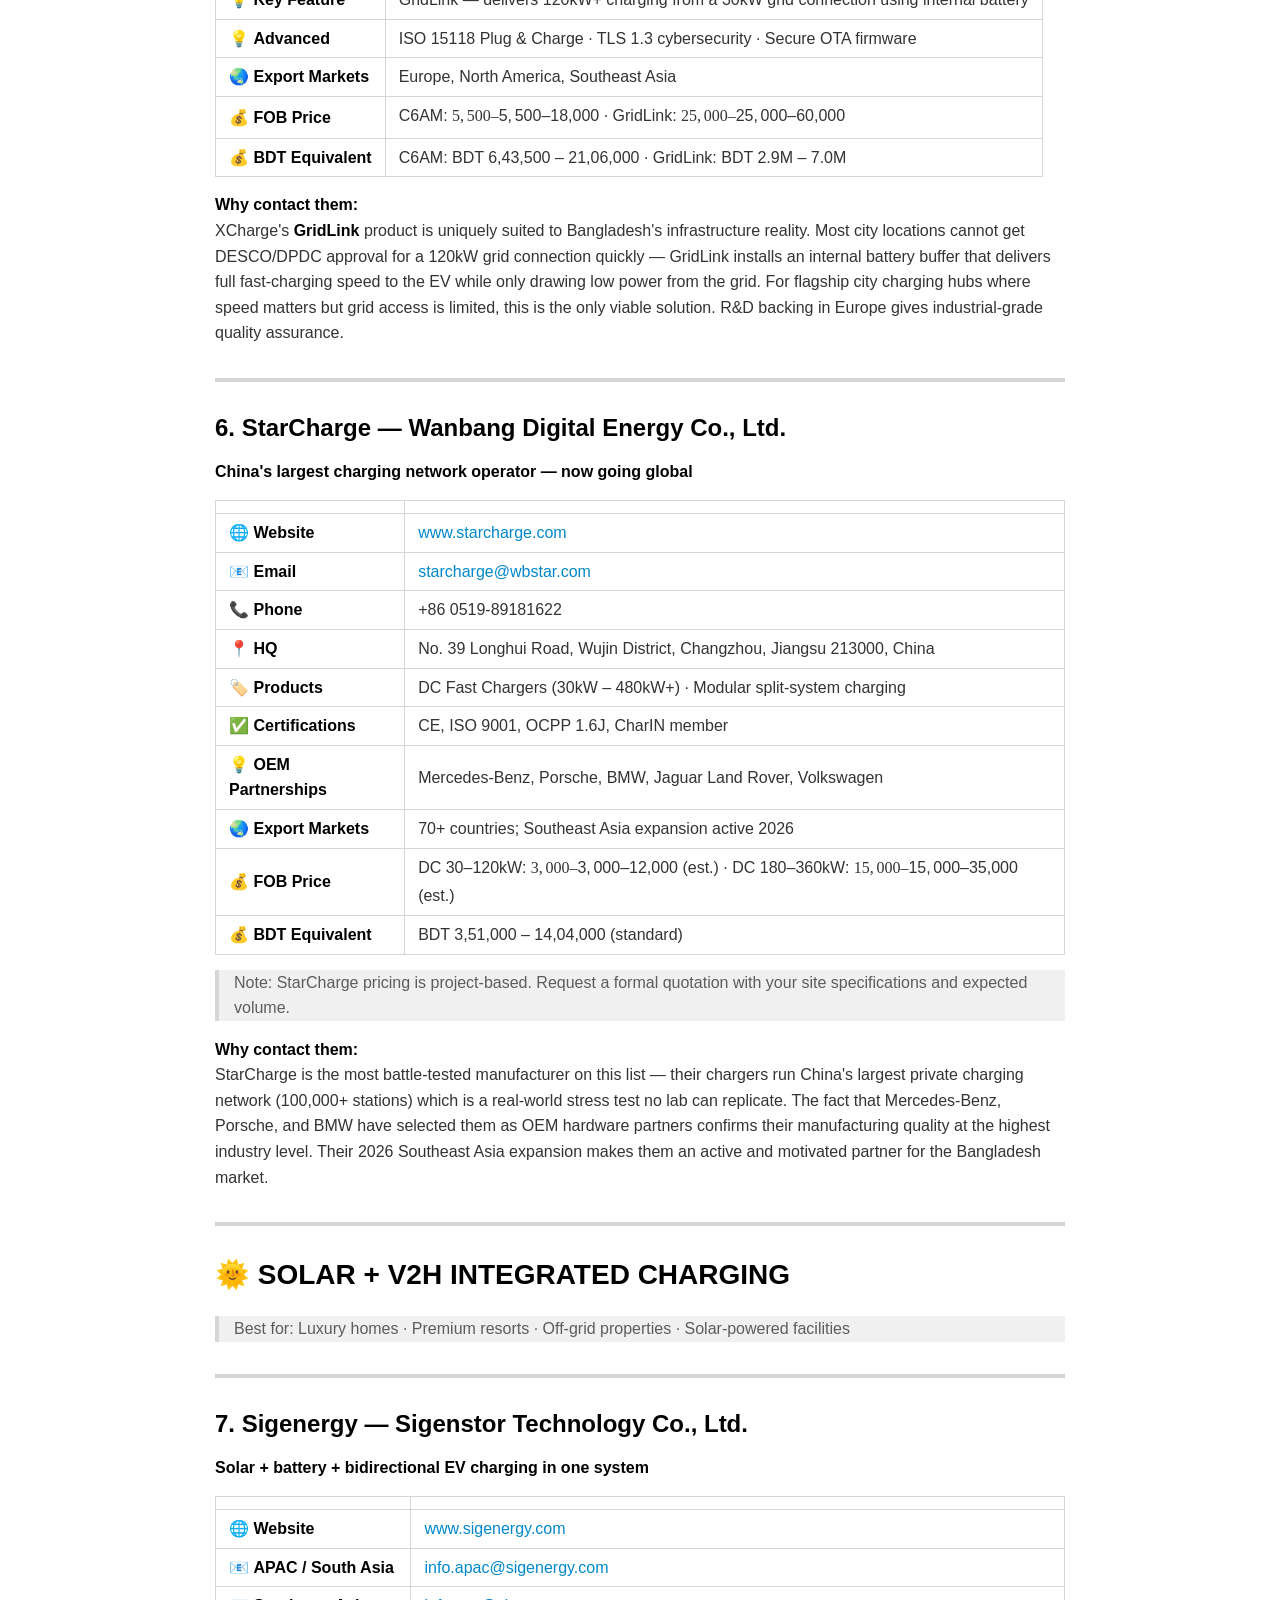
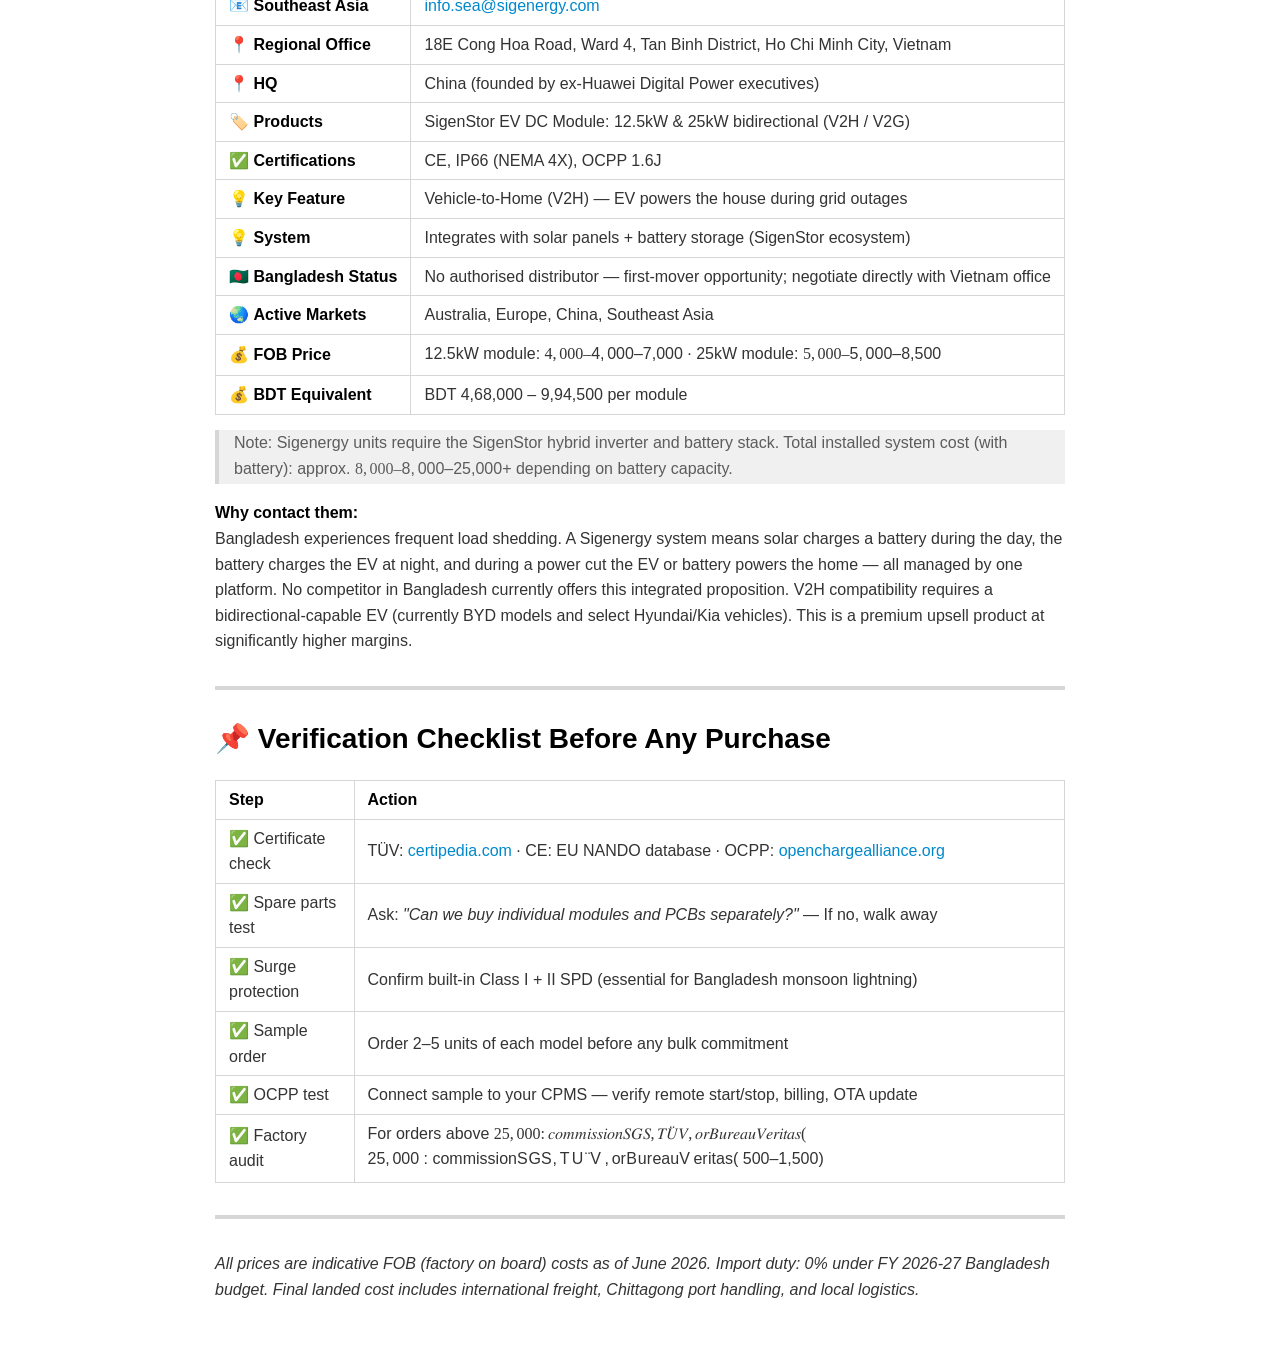
<file: Office-Ready/01_EV_Hardware_Supplier_Directory.html>
<!DOCTYPE html><html><head>
      <title>01_EV_Hardware_Supplier_Directory</title>
      <meta charset="utf-8">
      <meta name="viewport" content="width=device-width, initial-scale=1.0">
      
      <link rel="stylesheet" href="file:///c:\Users\Izhaan\.antigravity-ide\extensions\shd101wyy.markdown-preview-enhanced-0.8.30-universal\crossnote\dependencies\katex\katex.min.css">
      
      
      
      
      
      
      
      <style>
      code[class*=language-],pre[class*=language-]{color:#333;background:0 0;font-family:Consolas,"Liberation Mono",Menlo,Courier,monospace;text-align:left;white-space:pre;word-spacing:normal;word-break:normal;word-wrap:normal;line-height:1.4;-moz-tab-size:8;-o-tab-size:8;tab-size:8;-webkit-hyphens:none;-moz-hyphens:none;-ms-hyphens:none;hyphens:none}pre[class*=language-]{padding:.8em;overflow:auto;border-radius:3px;background:#f5f5f5}:not(pre)>code[class*=language-]{padding:.1em;border-radius:.3em;white-space:normal;background:#f5f5f5}.token.blockquote,.token.comment{color:#969896}.token.cdata{color:#183691}.token.doctype,.token.macro.property,.token.punctuation,.token.variable{color:#333}.token.builtin,.token.important,.token.keyword,.token.operator,.token.rule{color:#a71d5d}.token.attr-value,.token.regex,.token.string,.token.url{color:#183691}.token.atrule,.token.boolean,.token.code,.token.command,.token.constant,.token.entity,.token.number,.token.property,.token.symbol{color:#0086b3}.token.prolog,.token.selector,.token.tag{color:#63a35c}.token.attr-name,.token.class,.token.class-name,.token.function,.token.id,.token.namespace,.token.pseudo-class,.token.pseudo-element,.token.url-reference .token.variable{color:#795da3}.token.entity{cursor:help}.token.title,.token.title .token.punctuation{font-weight:700;color:#1d3e81}.token.list{color:#ed6a43}.token.inserted{background-color:#eaffea;color:#55a532}.token.deleted{background-color:#ffecec;color:#bd2c00}.token.bold{font-weight:700}.token.italic{font-style:italic}.language-json .token.property{color:#183691}.language-markup .token.tag .token.punctuation{color:#333}.language-css .token.function,code.language-css{color:#0086b3}.language-yaml .token.atrule{color:#63a35c}code.language-yaml{color:#183691}.language-ruby .token.function{color:#333}.language-markdown .token.url{color:#795da3}.language-makefile .token.symbol{color:#795da3}.language-makefile .token.variable{color:#183691}.language-makefile .token.builtin{color:#0086b3}.language-bash .token.keyword{color:#0086b3}pre[data-line]{position:relative;padding:1em 0 1em 3em}pre[data-line] .line-highlight-wrapper{position:absolute;top:0;left:0;background-color:transparent;display:block;width:100%}pre[data-line] .line-highlight{position:absolute;left:0;right:0;padding:inherit 0;margin-top:1em;background:hsla(24,20%,50%,.08);background:linear-gradient(to right,hsla(24,20%,50%,.1) 70%,hsla(24,20%,50%,0));pointer-events:none;line-height:inherit;white-space:pre}pre[data-line] .line-highlight:before,pre[data-line] .line-highlight[data-end]:after{content:attr(data-start);position:absolute;top:.4em;left:.6em;min-width:1em;padding:0 .5em;background-color:hsla(24,20%,50%,.4);color:#f4f1ef;font:bold 65%/1.5 sans-serif;text-align:center;vertical-align:.3em;border-radius:999px;text-shadow:none;box-shadow:0 1px #fff}pre[data-line] .line-highlight[data-end]:after{content:attr(data-end);top:auto;bottom:.4em}html body{font-family:'Helvetica Neue',Helvetica,'Segoe UI',Arial,freesans,sans-serif;font-size:16px;line-height:1.6;color:#333;background-color:#fff;overflow:initial;box-sizing:border-box;word-wrap:break-word}html body>:first-child{margin-top:0}html body h1,html body h2,html body h3,html body h4,html body h5,html body h6{line-height:1.2;margin-top:1em;margin-bottom:16px;color:#000}html body h1{font-size:2.25em;font-weight:300;padding-bottom:.3em}html body h2{font-size:1.75em;font-weight:400;padding-bottom:.3em}html body h3{font-size:1.5em;font-weight:500}html body h4{font-size:1.25em;font-weight:600}html body h5{font-size:1.1em;font-weight:600}html body h6{font-size:1em;font-weight:600}html body h1,html body h2,html body h3,html body h4,html body h5{font-weight:600}html body h5{font-size:1em}html body h6{color:#5c5c5c}html body strong{color:#000}html body del{color:#5c5c5c}html body a:not([href]){color:inherit;text-decoration:none}html body a{color:#08c;text-decoration:none}html body a:hover{color:#00a3f5;text-decoration:none}html body img{max-width:100%}html body>p{margin-top:0;margin-bottom:16px;word-wrap:break-word}html body>ol,html body>ul{margin-bottom:16px}html body ol,html body ul{padding-left:2em}html body ol.no-list,html body ul.no-list{padding:0;list-style-type:none}html body ol ol,html body ol ul,html body ul ol,html body ul ul{margin-top:0;margin-bottom:0}html body li{margin-bottom:0}html body li.task-list-item{list-style:none}html body li>p{margin-top:0;margin-bottom:0}html body .task-list-item-checkbox{margin:0 .2em .25em -1.8em;vertical-align:middle}html body .task-list-item-checkbox:hover{cursor:pointer}html body blockquote{margin:16px 0;font-size:inherit;padding:0 15px;color:#5c5c5c;background-color:#f0f0f0;border-left:4px solid #d6d6d6}html body blockquote>:first-child{margin-top:0}html body blockquote>:last-child{margin-bottom:0}html body hr{height:4px;margin:32px 0;background-color:#d6d6d6;border:0 none}html body table{margin:10px 0 15px 0;border-collapse:collapse;border-spacing:0;display:block;width:100%;overflow:auto;word-break:normal;word-break:keep-all}html body table th{font-weight:700;color:#000}html body table td,html body table th{border:1px solid #d6d6d6;padding:6px 13px}html body dl{padding:0}html body dl dt{padding:0;margin-top:16px;font-size:1em;font-style:italic;font-weight:700}html body dl dd{padding:0 16px;margin-bottom:16px}html body code{font-family:Menlo,Monaco,Consolas,'Courier New',monospace;font-size:.85em;color:#000;background-color:#f0f0f0;border-radius:3px;padding:.2em 0}html body code::after,html body code::before{letter-spacing:-.2em;content:'\00a0'}html body pre>code{padding:0;margin:0;word-break:normal;white-space:pre;background:0 0;border:0}html body .highlight{margin-bottom:16px}html body .highlight pre,html body pre{padding:1em;overflow:auto;line-height:1.45;border:#d6d6d6;border-radius:3px}html body .highlight pre{margin-bottom:0;word-break:normal}html body pre code,html body pre tt{display:inline;max-width:initial;padding:0;margin:0;overflow:initial;line-height:inherit;word-wrap:normal;background-color:transparent;border:0}html body pre code:after,html body pre code:before,html body pre tt:after,html body pre tt:before{content:normal}html body blockquote,html body dl,html body ol,html body p,html body pre,html body ul{margin-top:0;margin-bottom:16px}html body kbd{color:#000;border:1px solid #d6d6d6;border-bottom:2px solid #c7c7c7;padding:2px 4px;background-color:#f0f0f0;border-radius:3px}@media print{html body{background-color:#fff}html body h1,html body h2,html body h3,html body h4,html body h5,html body h6{color:#000;page-break-after:avoid}html body blockquote{color:#5c5c5c}html body pre{page-break-inside:avoid}html body table{display:table}html body img{display:block;max-width:100%;max-height:100%}html body code,html body pre{word-wrap:break-word;white-space:pre}}.markdown-preview{width:100%;height:100%;box-sizing:border-box}.markdown-preview ul{list-style:disc}.markdown-preview ul ul{list-style:circle}.markdown-preview ul ul ul{list-style:square}.markdown-preview ol{list-style:decimal}.markdown-preview ol ol,.markdown-preview ul ol{list-style-type:lower-roman}.markdown-preview ol ol ol,.markdown-preview ol ul ol,.markdown-preview ul ol ol,.markdown-preview ul ul ol{list-style-type:lower-alpha}.markdown-preview .newpage,.markdown-preview .pagebreak{page-break-before:always}.markdown-preview pre.line-numbers{position:relative;padding-left:3.8em;counter-reset:linenumber}.markdown-preview pre.line-numbers>code{position:relative}.markdown-preview pre.line-numbers .line-numbers-rows{position:absolute;pointer-events:none;top:1em;font-size:100%;left:0;width:3em;letter-spacing:-1px;border-right:1px solid #999;-webkit-user-select:none;-moz-user-select:none;-ms-user-select:none;user-select:none}.markdown-preview pre.line-numbers .line-numbers-rows>span{pointer-events:none;display:block;counter-increment:linenumber}.markdown-preview pre.line-numbers .line-numbers-rows>span:before{content:counter(linenumber);color:#999;display:block;padding-right:.8em;text-align:right}.markdown-preview .mathjax-exps .MathJax_Display{text-align:center!important}.markdown-preview:not([data-for=preview]) .code-chunk .code-chunk-btn-group{display:none}.markdown-preview:not([data-for=preview]) .code-chunk .status{display:none}.markdown-preview:not([data-for=preview]) .code-chunk .output-div{margin-bottom:16px}.markdown-preview .md-toc{padding:0}.markdown-preview .md-toc .md-toc-details{margin:0;padding:0;border:none}.markdown-preview .md-toc summary.md-toc-link-wrapper{cursor:pointer;list-style-position:outside}.markdown-preview .md-toc summary.md-toc-link-wrapper::marker{font-size:.85em}.markdown-preview .md-toc .md-toc-link-wrapper .md-toc-link{display:inline;padding:.25rem 0}.markdown-preview .md-toc .md-toc-link-wrapper .md-toc-link div,.markdown-preview .md-toc .md-toc-link-wrapper .md-toc-link p{display:inline}.markdown-preview .md-toc .md-toc-link-wrapper.highlighted .md-toc-link{font-weight:800}.markdown-preview .md-toc .md-toc-link-wrapper[data-level='0']{margin-left:12px}.markdown-preview .md-toc .md-toc-link-wrapper[data-level='1']{margin-left:28px}.markdown-preview .md-toc .md-toc-link-wrapper[data-level='2']{margin-left:44px}.markdown-preview .md-toc .md-toc-link-wrapper[data-level='3']{margin-left:60px}.markdown-preview .md-toc .md-toc-link-wrapper[data-level='4']{margin-left:76px}.markdown-preview .md-toc .md-toc-link-wrapper[data-level='5']{margin-left:80px}.markdown-preview a.tag,.markdown-preview a.tag:active,.markdown-preview a.tag:link,.markdown-preview a.tag:visited,.markdown-preview span.tag:not(.token){display:inline-block;background-color:var(--vscode-badge-background,rgba(127,127,127,.18));color:var(--vscode-badge-foreground,currentColor);border-radius:2em;font-size:.85em;font-weight:500;padding:.05em .55em;line-height:1.5;white-space:nowrap;text-decoration:none;text-shadow:none;box-shadow:none;transition:background-color .12s ease,opacity .12s ease}.markdown-preview a.tag{cursor:pointer}.markdown-preview a.tag:focus,.markdown-preview a.tag:hover{background-color:var(--vscode-badge-background,rgba(127,127,127,.32));color:var(--vscode-badge-foreground,currentColor);opacity:.85;text-decoration:none;outline:0}.markdown-preview .wikilink-embed-content{border-left:3px solid var(--vscode-textBlockQuote-border,rgba(128,128,128,.3));background:var(--vscode-textBlockQuote-background,rgba(128,128,128,.05));margin:.5em 0;padding:.5em .75em;border-radius:0 3px 3px 0}.markdown-preview .wikilink-embed-content.wikilink-embed-error{border-left-color:var(--vscode-errorForeground,#cf222e);color:var(--vscode-errorForeground,#cf222e);font-style:italic;opacity:.8}.markdown-preview .wikilink-embed-content h1:first-child,.markdown-preview .wikilink-embed-content h2:first-child,.markdown-preview .wikilink-embed-content h3:first-child,.markdown-preview .wikilink-embed-content h4:first-child,.markdown-preview .wikilink-embed-content h5:first-child,.markdown-preview .wikilink-embed-content h6:first-child{margin-top:.25em}.markdown-preview .wikilink-embed-content .wikilink-embed-content{margin:.25em 0;padding:.25em .5em}.markdown-preview .block-id{display:none}.scrollbar-style::-webkit-scrollbar{width:8px}.scrollbar-style::-webkit-scrollbar-track{border-radius:10px;background-color:transparent}.scrollbar-style::-webkit-scrollbar-thumb{border-radius:5px;background-color:var(--vscode-scrollbarSlider-background,rgba(150,150,150,.66));border:4px solid var(--vscode-scrollbarSlider-background,rgba(150,150,150,.66));background-clip:content-box}.scrollbar-style::-webkit-scrollbar-thumb:hover{background-color:var(--vscode-scrollbarSlider-hoverBackground,rgba(120,120,120,.66))}html body[for=html-export]:not([data-presentation-mode]){position:relative;width:100%;height:100%;top:0;left:0;margin:0;padding:0;overflow:auto}html body[for=html-export]:not([data-presentation-mode]) .markdown-preview{position:relative;top:0;min-height:100vh}@media screen and (min-width:914px){html body[for=html-export]:not([data-presentation-mode]) .markdown-preview{padding:2em calc(50% - 457px + 2em)}}@media screen and (max-width:914px){html body[for=html-export]:not([data-presentation-mode]) .markdown-preview{padding:2em}}@media screen and (max-width:450px){html body[for=html-export]:not([data-presentation-mode]) .markdown-preview{font-size:14px!important;padding:1em}}@media print{html body[for=html-export]:not([data-presentation-mode]) #sidebar-toc-btn{display:none}}html body[for=html-export]:not([data-presentation-mode]) #sidebar-toc-btn{position:fixed;bottom:8px;left:8px;font-size:28px;cursor:pointer;color:inherit;z-index:99;width:32px;text-align:center;opacity:.4}html body[for=html-export]:not([data-presentation-mode])[html-show-sidebar-toc] #sidebar-toc-btn{opacity:1}html body[for=html-export]:not([data-presentation-mode])[html-show-sidebar-toc] .md-sidebar-toc{position:fixed;top:0;left:0;width:300px;height:100%;padding:32px 0 48px 0;font-size:14px;box-shadow:0 0 4px rgba(150,150,150,.33);box-sizing:border-box;overflow:auto;background-color:inherit}html body[for=html-export]:not([data-presentation-mode])[html-show-sidebar-toc] .md-sidebar-toc::-webkit-scrollbar{width:8px}html body[for=html-export]:not([data-presentation-mode])[html-show-sidebar-toc] .md-sidebar-toc::-webkit-scrollbar-track{border-radius:10px;background-color:transparent}html body[for=html-export]:not([data-presentation-mode])[html-show-sidebar-toc] .md-sidebar-toc::-webkit-scrollbar-thumb{border-radius:5px;background-color:var(--vscode-scrollbarSlider-background,rgba(150,150,150,.66));border:4px solid var(--vscode-scrollbarSlider-background,rgba(150,150,150,.66));background-clip:content-box}html body[for=html-export]:not([data-presentation-mode])[html-show-sidebar-toc] .md-sidebar-toc::-webkit-scrollbar-thumb:hover{background-color:var(--vscode-scrollbarSlider-hoverBackground,rgba(120,120,120,.66))}html body[for=html-export]:not([data-presentation-mode])[html-show-sidebar-toc] .md-sidebar-toc a{text-decoration:none}html body[for=html-export]:not([data-presentation-mode])[html-show-sidebar-toc] .md-sidebar-toc .md-toc{padding:0 16px}html body[for=html-export]:not([data-presentation-mode])[html-show-sidebar-toc] .md-sidebar-toc .md-toc .md-toc-details{margin:0;padding:0;border:none}html body[for=html-export]:not([data-presentation-mode])[html-show-sidebar-toc] .md-sidebar-toc .md-toc .md-toc-link-wrapper .md-toc-link{display:inline;padding:.25rem 0}html body[for=html-export]:not([data-presentation-mode])[html-show-sidebar-toc] .md-sidebar-toc .md-toc .md-toc-link-wrapper .md-toc-link div,html body[for=html-export]:not([data-presentation-mode])[html-show-sidebar-toc] .md-sidebar-toc .md-toc .md-toc-link-wrapper .md-toc-link p{display:inline}html body[for=html-export]:not([data-presentation-mode])[html-show-sidebar-toc] .md-sidebar-toc .md-toc .md-toc-link-wrapper.highlighted .md-toc-link{font-weight:800}html body[for=html-export]:not([data-presentation-mode])[html-show-sidebar-toc] .md-sidebar-toc .md-toc .md-toc-link-wrapper[data-level='0']{padding-left:0}html body[for=html-export]:not([data-presentation-mode])[html-show-sidebar-toc] .md-sidebar-toc .md-toc .md-toc-link-wrapper[data-level='1']{padding-left:16px}html body[for=html-export]:not([data-presentation-mode])[html-show-sidebar-toc] .md-sidebar-toc .md-toc .md-toc-link-wrapper[data-level='2']{padding-left:32px}html body[for=html-export]:not([data-presentation-mode])[html-show-sidebar-toc] .md-sidebar-toc .md-toc .md-toc-link-wrapper[data-level='3']{padding-left:48px}html body[for=html-export]:not([data-presentation-mode])[html-show-sidebar-toc] .md-sidebar-toc .md-toc .md-toc-link-wrapper[data-level='4']{padding-left:64px}html body[for=html-export]:not([data-presentation-mode])[html-show-sidebar-toc] .md-sidebar-toc .md-toc .md-toc-link-wrapper[data-level='5']{padding-left:80px}html body[for=html-export]:not([data-presentation-mode])[html-show-sidebar-toc] .markdown-preview{left:300px;width:calc(100% - 300px);padding:2em calc(50% - 457px - 300px / 2);margin:0;box-sizing:border-box}@media screen and (max-width:1274px){html body[for=html-export]:not([data-presentation-mode])[html-show-sidebar-toc] .markdown-preview{padding:2em}}@media screen and (max-width:450px){html body[for=html-export]:not([data-presentation-mode])[html-show-sidebar-toc] .markdown-preview{width:100%}}html body[for=html-export]:not([data-presentation-mode]):not([html-show-sidebar-toc]) .markdown-preview{left:50%;transform:translateX(-50%)}html body[for=html-export]:not([data-presentation-mode]):not([html-show-sidebar-toc]) .md-sidebar-toc{display:none}
/* Please visit the URL below for more information: */
/*   https://shd101wyy.github.io/markdown-preview-enhanced/#/customize-css */

      </style>
      <!-- The content below will be included at the end of the <head> element. -->
<script type="text/javascript">
  document.addEventListener("DOMContentLoaded", function () {
    // your code here
  });
</script>
    </head>
    <body for="html-export">
      <div class="crossnote markdown-preview  ">
      
<h1 id="-ev-charger-hardware-supplier-directory">⚡ EV Charger Hardware Supplier Directory </h1>
<h3 id="shortlisted-suppliers-for-bangladesh-market--june-2026">Shortlisted Suppliers for Bangladesh Market | June 2026 </h3>
<blockquote>
<p>This directory lists 7 verified EV charger manufacturers selected for our Phase 1 deployment.<br>
All suppliers support <strong>Type 2 (AC)</strong> and <strong>CCS2 (DC)</strong> — the correct connector standards for Bangladesh.<br>
All are <strong>OCPP-compliant</strong> and will work with any Charge Point Management System (CPMS) software.</p>
</blockquote>
<hr>
<h2 id="-quick-reference-index">📋 Quick Reference Index </h2>
<table>
<thead>
<tr>
<th style="text-align:left">#</th>
<th style="text-align:left">Company</th>
<th style="text-align:left">Category</th>
<th style="text-align:left">Best For</th>
<th style="text-align:left">Price Range (FOB)</th>
<th style="text-align:left">Website</th>
</tr>
</thead>
<tbody>
<tr>
<td style="text-align:left">1</td>
<td style="text-align:left">Joint Tech</td>
<td style="text-align:left">🏠 AC Wallbox</td>
<td style="text-align:left">Homes, hotels, offices</td>
<td style="text-align:left"><span class="katex"><span class="katex-mathml"><math xmlns="http://www.w3.org/1998/Math/MathML"><semantics><mrow><mn>150</mn><mtext>–</mtext></mrow><annotation encoding="application/x-tex">150 –</annotation></semantics></math></span><span class="katex-html" aria-hidden="true"><span class="base"><span class="strut" style="height:0.6444em;"></span><span class="mord">150–</span></span></span></span>450</td>
<td style="text-align:left"><a href="http://jointcharging.com">jointcharging.com</a></td>
</tr>
<tr>
<td style="text-align:left">2</td>
<td style="text-align:left">EVB (Beny New Energy)</td>
<td style="text-align:left">🏠⚡ AC + DC</td>
<td style="text-align:left">Malls, all-in-one supplier</td>
<td style="text-align:left"><span class="katex"><span class="katex-mathml"><math xmlns="http://www.w3.org/1998/Math/MathML"><semantics><mrow><mn>200</mn><mtext>–</mtext></mrow><annotation encoding="application/x-tex">200 –</annotation></semantics></math></span><span class="katex-html" aria-hidden="true"><span class="base"><span class="strut" style="height:0.6444em;"></span><span class="mord">200–</span></span></span></span>45,000</td>
<td style="text-align:left"><a href="http://evb.com">evb.com</a></td>
</tr>
<tr>
<td style="text-align:left">3</td>
<td style="text-align:left">Iocharger</td>
<td style="text-align:left">⚡ DC Fast</td>
<td style="text-align:left">Malls, public parking (DLB)</td>
<td style="text-align:left"><span class="katex"><span class="katex-mathml"><math xmlns="http://www.w3.org/1998/Math/MathML"><semantics><mrow><mn>2</mn><mo separator="true">,</mo><mn>650</mn><mtext>–</mtext></mrow><annotation encoding="application/x-tex">2,650 –</annotation></semantics></math></span><span class="katex-html" aria-hidden="true"><span class="base"><span class="strut" style="height:0.8389em;vertical-align:-0.1944em;"></span><span class="mord">2</span><span class="mpunct">,</span><span class="mspace" style="margin-right:0.1667em;"></span><span class="mord">650–</span></span></span></span>5,500</td>
<td style="text-align:left"><a href="http://iocharger.com">iocharger.com</a></td>
</tr>
<tr>
<td style="text-align:left">4</td>
<td style="text-align:left">Autel Energy</td>
<td style="text-align:left">🏠⚡ AC + DC Premium</td>
<td style="text-align:left">City hubs, OEM branding</td>
<td style="text-align:left"><span class="katex"><span class="katex-mathml"><math xmlns="http://www.w3.org/1998/Math/MathML"><semantics><mrow><mn>280</mn><mtext>–</mtext></mrow><annotation encoding="application/x-tex">280 –</annotation></semantics></math></span><span class="katex-html" aria-hidden="true"><span class="base"><span class="strut" style="height:0.6444em;"></span><span class="mord">280–</span></span></span></span>22,000</td>
<td style="text-align:left"><a href="http://autelenergy.com">autelenergy.com</a></td>
</tr>
<tr>
<td style="text-align:left">5</td>
<td style="text-align:left">XCharge</td>
<td style="text-align:left">⚡ DC Smart</td>
<td style="text-align:left">Grid-constrained city sites</td>
<td style="text-align:left"><span class="katex"><span class="katex-mathml"><math xmlns="http://www.w3.org/1998/Math/MathML"><semantics><mrow><mn>5</mn><mo separator="true">,</mo><mn>500</mn><mtext>–</mtext></mrow><annotation encoding="application/x-tex">5,500 –</annotation></semantics></math></span><span class="katex-html" aria-hidden="true"><span class="base"><span class="strut" style="height:0.8389em;vertical-align:-0.1944em;"></span><span class="mord">5</span><span class="mpunct">,</span><span class="mspace" style="margin-right:0.1667em;"></span><span class="mord">500–</span></span></span></span>60,000</td>
<td style="text-align:left"><a href="http://xcharge.com">xcharge.com</a></td>
</tr>
<tr>
<td style="text-align:left">6</td>
<td style="text-align:left">StarCharge (Wanbang)</td>
<td style="text-align:left">⚡ DC Fast</td>
<td style="text-align:left">High-volume DC deployments</td>
<td style="text-align:left"><span class="katex"><span class="katex-mathml"><math xmlns="http://www.w3.org/1998/Math/MathML"><semantics><mrow><mn>3</mn><mo separator="true">,</mo><mn>000</mn><mtext>–</mtext></mrow><annotation encoding="application/x-tex">3,000 –</annotation></semantics></math></span><span class="katex-html" aria-hidden="true"><span class="base"><span class="strut" style="height:0.8389em;vertical-align:-0.1944em;"></span><span class="mord">3</span><span class="mpunct">,</span><span class="mspace" style="margin-right:0.1667em;"></span><span class="mord">000–</span></span></span></span>35,000</td>
<td style="text-align:left"><a href="http://starcharge.com">starcharge.com</a></td>
</tr>
<tr>
<td style="text-align:left">7</td>
<td style="text-align:left">Sigenergy</td>
<td style="text-align:left">🌞 V2H / Solar</td>
<td style="text-align:left">Luxury homes, resorts</td>
<td style="text-align:left"><span class="katex"><span class="katex-mathml"><math xmlns="http://www.w3.org/1998/Math/MathML"><semantics><mrow><mn>4</mn><mo separator="true">,</mo><mn>000</mn><mtext>–</mtext></mrow><annotation encoding="application/x-tex">4,000 –</annotation></semantics></math></span><span class="katex-html" aria-hidden="true"><span class="base"><span class="strut" style="height:0.8389em;vertical-align:-0.1944em;"></span><span class="mord">4</span><span class="mpunct">,</span><span class="mspace" style="margin-right:0.1667em;"></span><span class="mord">000–</span></span></span></span>8,500</td>
<td style="text-align:left"><a href="http://sigenergy.com">sigenergy.com</a></td>
</tr>
</tbody>
</table>
<blockquote>
<p><strong>Import Duty:</strong> 0% on all EV chargers — FY 2026-27 Bangladesh national budget (reduced from 39.75%).<br>
<strong>Exchange Rate Reference:</strong> 1 USD ≈ 117 BDT</p>
</blockquote>
<hr>
<h2 id="-ac-wallbox-suppliers">🏠 AC WALLBOX SUPPLIERS </h2>
<blockquote>
<p>Best for: Private homes · Apartment buildings · Hotel parking · Long-stay offices</p>
</blockquote>
<hr>
<h3 id="1-joint-tech--xiamen-joint-technology-co-ltd">1. Joint Tech — Xiamen Joint Technology Co., Ltd. </h3>
<p><strong>The affordable, high-volume OEM wallbox partner</strong></p>
<table>
<thead>
<tr>
<th style="text-align:left"></th>
<th style="text-align:left"></th>
</tr>
</thead>
<tbody>
<tr>
<td style="text-align:left">🌐 <strong>Website</strong></td>
<td style="text-align:left"><a href="https://www.jointcharging.com">www.jointcharging.com</a></td>
</tr>
<tr>
<td style="text-align:left">📧 <strong>Email</strong></td>
<td style="text-align:left"><a href="mailto:info@jointcharging.com">info@jointcharging.com</a></td>
</tr>
<tr>
<td style="text-align:left">💼 <strong>Partnership</strong></td>
<td style="text-align:left">"Become a Distributor" portal on their website</td>
</tr>
<tr>
<td style="text-align:left">📍 <strong>HQ</strong></td>
<td style="text-align:left">Xiamen, Fujian Province, China</td>
</tr>
<tr>
<td style="text-align:left">🏷️ <strong>Products</strong></td>
<td style="text-align:left">AC Wallbox: 7.4kW, 11kW, 22kW (Type 2)</td>
</tr>
<tr>
<td style="text-align:left">✅ <strong>Certifications</strong></td>
<td style="text-align:left">CE, TÜV, ETL (USA), UKCA (UK), TR25 (Singapore), OCPP 1.6J &amp; 2.0.1</td>
</tr>
<tr>
<td style="text-align:left">💡 <strong>OEM / White-label</strong></td>
<td style="text-align:left">Yes — your brand name on the hardware</td>
</tr>
<tr>
<td style="text-align:left">🌏 <strong>Export Markets</strong></td>
<td style="text-align:left">70+ countries; Bangladesh listed on their export portal</td>
</tr>
<tr>
<td style="text-align:left">💰 <strong>FOB Price</strong></td>
<td style="text-align:left"><span class="katex"><span class="katex-mathml"><math xmlns="http://www.w3.org/1998/Math/MathML"><semantics><mrow><mn>150</mn><mtext>–</mtext></mrow><annotation encoding="application/x-tex">150 –</annotation></semantics></math></span><span class="katex-html" aria-hidden="true"><span class="base"><span class="strut" style="height:0.6444em;"></span><span class="mord">150–</span></span></span></span>280 (basic) · <span class="katex"><span class="katex-mathml"><math xmlns="http://www.w3.org/1998/Math/MathML"><semantics><mrow><mn>250</mn><mtext>–</mtext></mrow><annotation encoding="application/x-tex">250 –</annotation></semantics></math></span><span class="katex-html" aria-hidden="true"><span class="base"><span class="strut" style="height:0.6444em;"></span><span class="mord">250–</span></span></span></span>380 (OCPP smart) · <span class="katex"><span class="katex-mathml"><math xmlns="http://www.w3.org/1998/Math/MathML"><semantics><mrow><mn>350</mn><mtext>–</mtext></mrow><annotation encoding="application/x-tex">350 –</annotation></semantics></math></span><span class="katex-html" aria-hidden="true"><span class="base"><span class="strut" style="height:0.6444em;"></span><span class="mord">350–</span></span></span></span>450 (22kW)</td>
</tr>
<tr>
<td style="text-align:left">💰 <strong>BDT Equivalent</strong></td>
<td style="text-align:left">BDT 17,550 – 52,650</td>
</tr>
</tbody>
</table>
<p><strong>Why contact them:</strong><br>
Lowest cost per AC charger unit on this list. Ideal for deploying large numbers of residential and hotel wallboxes quickly. Firmware is open and customisable, integrating cleanly with any OCPP backend. Bangladesh is explicitly listed as a supported export territory. Their formal Distributor Programme means a proper supply contract can be put in place.</p>
<hr>
<h2 id="-dc-fast-charger-suppliers--mid-range">⚡ DC FAST CHARGER SUPPLIERS — Mid Range </h2>
<blockquote>
<p>Best for: Shopping centres · Public parking · Hotel driveways · Corporate campuses</p>
</blockquote>
<hr>
<h3 id="2-evb--beny-new-energy-zj-beny-electric-co-ltd">2. EVB — BENY New Energy (ZJ Beny Electric Co., Ltd.) </h3>
<p><strong>Best value-for-money — AC and DC from one supplier</strong></p>
<table>
<thead>
<tr>
<th style="text-align:left"></th>
<th style="text-align:left"></th>
</tr>
</thead>
<tbody>
<tr>
<td style="text-align:left">🌐 <strong>Website</strong></td>
<td style="text-align:left"><a href="https://www.evb.com">www.evb.com</a> · <a href="https://www.beny.com">www.beny.com</a></td>
</tr>
<tr>
<td style="text-align:left">📧 <strong>Email</strong></td>
<td style="text-align:left">Via contact form on <a href="http://evb.com">evb.com</a></td>
</tr>
<tr>
<td style="text-align:left">📍 <strong>HQ</strong></td>
<td style="text-align:left">Zhejiang Province, China</td>
</tr>
<tr>
<td style="text-align:left">🏷️ <strong>Products</strong></td>
<td style="text-align:left">AC Wallbox (3.7–22kW) · DC Fast Charger (60–600kW+)</td>
</tr>
<tr>
<td style="text-align:left">✅ <strong>Certifications</strong></td>
<td style="text-align:left">CE, TÜV, UL, SAA, CB, UKCA, RoHS, OCPP 1.6J</td>
</tr>
<tr>
<td style="text-align:left">💡 <strong>OEM / White-label</strong></td>
<td style="text-align:left">Yes</td>
</tr>
<tr>
<td style="text-align:left">🌏 <strong>Export Markets</strong></td>
<td style="text-align:left">50+ countries across Europe, Americas, Asia-Pacific</td>
</tr>
<tr>
<td style="text-align:left">🌡️ <strong>Climate Rating</strong></td>
<td style="text-align:left">IP65/IP66 · −25°C to +55°C — fully suited for Bangladesh monsoon and heat</td>
</tr>
<tr>
<td style="text-align:left">💰 <strong>FOB Price</strong></td>
<td style="text-align:left">AC: <span class="katex"><span class="katex-mathml"><math xmlns="http://www.w3.org/1998/Math/MathML"><semantics><mrow><mn>200</mn><mtext>–</mtext></mrow><annotation encoding="application/x-tex">200 –</annotation></semantics></math></span><span class="katex-html" aria-hidden="true"><span class="base"><span class="strut" style="height:0.6444em;"></span><span class="mord">200–</span></span></span></span>500 · DC 60–120kW: <span class="katex"><span class="katex-mathml"><math xmlns="http://www.w3.org/1998/Math/MathML"><semantics><mrow><mn>3</mn><mo separator="true">,</mo><mn>500</mn><mtext>–</mtext></mrow><annotation encoding="application/x-tex">3,500 –</annotation></semantics></math></span><span class="katex-html" aria-hidden="true"><span class="base"><span class="strut" style="height:0.8389em;vertical-align:-0.1944em;"></span><span class="mord">3</span><span class="mpunct">,</span><span class="mspace" style="margin-right:0.1667em;"></span><span class="mord">500–</span></span></span></span>9,000 · DC 180kW+: $12,000+</td>
</tr>
<tr>
<td style="text-align:left">💰 <strong>BDT Equivalent</strong></td>
<td style="text-align:left">AC: BDT 23,400 – 58,500 · DC: BDT 4,09,500 – 10,53,000</td>
</tr>
</tbody>
</table>
<p><strong>Why contact them:</strong><br>
Consistently rated the best value-for-money Chinese EV charger brand in independent reviews. Provides both AC and DC products — meaning you can work with a single supplier for multiple deployment types, simplifying logistics and relationships. Dynamic Load Balancing built-in across AC product line. Strong IP66 weatherproofing matches Bangladesh's outdoor conditions.</p>
<hr>
<h3 id="3-iocharger--xiamen-luobin-technology--iocharger-bv">3. Iocharger — Xiamen Luobin Technology / Iocharger BV </h3>
<p><strong>OCPP 2.0.1 pioneer — the smart choice for grid-constrained sites</strong></p>
<table>
<thead>
<tr>
<th style="text-align:left"></th>
<th style="text-align:left"></th>
</tr>
</thead>
<tbody>
<tr>
<td style="text-align:left">🌐 <strong>Website</strong></td>
<td style="text-align:left"><a href="https://www.iocharger.com">www.iocharger.com</a></td>
</tr>
<tr>
<td style="text-align:left">📧 <strong>Email</strong></td>
<td style="text-align:left">Via contact form on <a href="http://iocharger.com">iocharger.com</a></td>
</tr>
<tr>
<td style="text-align:left">📞 <strong>Phone</strong></td>
<td style="text-align:left">+86-592-6022509</td>
</tr>
<tr>
<td style="text-align:left">📍 <strong>HQ</strong></td>
<td style="text-align:left">Xiamen, Fujian Province, China</td>
</tr>
<tr>
<td style="text-align:left">🏷️ <strong>Products</strong></td>
<td style="text-align:left">DC Fast Charger: 30kW (single gun) · 60kW (dual gun, 2 vehicles simultaneously)</td>
</tr>
<tr>
<td style="text-align:left">✅ <strong>Certifications</strong></td>
<td style="text-align:left">CE, TÜV, UL, Eichrecht (Germany), OCPP 1.6J &amp; 2.0.1 (Open Charge Alliance certified)</td>
</tr>
<tr>
<td style="text-align:left">💡 <strong>Key Feature</strong></td>
<td style="text-align:left">Dynamic Load Balancing (DLB) — multiple chargers on a low-capacity grid connection</td>
</tr>
<tr>
<td style="text-align:left">💡 <strong>Advanced</strong></td>
<td style="text-align:left">ISO 15118 Plug &amp; Charge · Legal metering (Eichrecht)</td>
</tr>
<tr>
<td style="text-align:left">🌏 <strong>Export Markets</strong></td>
<td style="text-align:left">Europe, North America, Southeast Asia</td>
</tr>
<tr>
<td style="text-align:left">💰 <strong>FOB Price</strong></td>
<td style="text-align:left">30kW: <span class="katex"><span class="katex-mathml"><math xmlns="http://www.w3.org/1998/Math/MathML"><semantics><mrow><mn>2</mn><mo separator="true">,</mo><mn>650</mn><mtext>–</mtext></mrow><annotation encoding="application/x-tex">2,650 –</annotation></semantics></math></span><span class="katex-html" aria-hidden="true"><span class="base"><span class="strut" style="height:0.8389em;vertical-align:-0.1944em;"></span><span class="mord">2</span><span class="mpunct">,</span><span class="mspace" style="margin-right:0.1667em;"></span><span class="mord">650–</span></span></span></span>3,500 · 60kW dual: <span class="katex"><span class="katex-mathml"><math xmlns="http://www.w3.org/1998/Math/MathML"><semantics><mrow><mn>4</mn><mo separator="true">,</mo><mn>000</mn><mtext>–</mtext></mrow><annotation encoding="application/x-tex">4,000 –</annotation></semantics></math></span><span class="katex-html" aria-hidden="true"><span class="base"><span class="strut" style="height:0.8389em;vertical-align:-0.1944em;"></span><span class="mord">4</span><span class="mpunct">,</span><span class="mspace" style="margin-right:0.1667em;"></span><span class="mord">000–</span></span></span></span>5,500</td>
</tr>
<tr>
<td style="text-align:left">💰 <strong>BDT Equivalent</strong></td>
<td style="text-align:left">BDT 3,10,050 – 6,43,500</td>
</tr>
</tbody>
</table>
<p><strong>Why contact them:</strong><br>
The most technically advanced mid-range DC charger on this list. Their <strong>Dynamic Load Balancing</strong> is critical for Bangladesh commercial buildings, where DESCO/DPDC power sanctions often cannot be upgraded quickly. DLB allows installing 4 chargers on a building with a 30kW sanctioned connection — the software manages sharing automatically. One of the first Chinese manufacturers to be formally OCPP 2.0.1 certified by the Open Charge Alliance.</p>
<hr>
<h2 id="-dc-fast-charger-suppliers--premium--city-hubs">⚡ DC FAST CHARGER SUPPLIERS — Premium &amp; City Hubs </h2>
<blockquote>
<p>Best for: City fast charging hubs · Flagship hotel properties · Premium public locations</p>
</blockquote>
<hr>
<h3 id="4-autel-energy--autel-intelligent-technology-corp">4. Autel Energy — Autel Intelligent Technology Corp. </h3>
<p><strong>Best build quality + OEM branding opportunity</strong></p>
<table>
<thead>
<tr>
<th style="text-align:left"></th>
<th style="text-align:left"></th>
</tr>
</thead>
<tbody>
<tr>
<td style="text-align:left">🌐 <strong>Website</strong></td>
<td style="text-align:left"><a href="https://www.autelenergy.com">www.autelenergy.com</a></td>
</tr>
<tr>
<td style="text-align:left">📧 <strong>Email</strong></td>
<td style="text-align:left"><a href="mailto:autelenergy@autel.com">autelenergy@autel.com</a></td>
</tr>
<tr>
<td style="text-align:left">📧 <strong>Commercial</strong></td>
<td style="text-align:left"><a href="mailto:commercialEVsupport@autel.com">commercialEVsupport@autel.com</a></td>
</tr>
<tr>
<td style="text-align:left">📞 <strong>Phone (HQ)</strong></td>
<td style="text-align:left">+86 755 8614 7779</td>
</tr>
<tr>
<td style="text-align:left">📍 <strong>HQ</strong></td>
<td style="text-align:left">Floor 2, Caihong Keji Building, 36 Hi-tech North Six Road, Nanshan District, Shenzhen, China</td>
</tr>
<tr>
<td style="text-align:left">🌍 <strong>South Asia Contact</strong></td>
<td style="text-align:left">IMEA Office — Dubai, UAE (covers Bangladesh territory)</td>
</tr>
<tr>
<td style="text-align:left">🏷️ <strong>Products</strong></td>
<td style="text-align:left">MaxiCharger AC (7–22kW) · DC Compact (47–50kW) · DC Fast (60–120kW+)</td>
</tr>
<tr>
<td style="text-align:left">✅ <strong>Certifications</strong></td>
<td style="text-align:left">CE, UL, FCC, TÜV, RoHS, OCPP 1.6J &amp; 2.0.1</td>
</tr>
<tr>
<td style="text-align:left">💡 <strong>OEM / White-label</strong></td>
<td style="text-align:left">Yes — full custom branding available</td>
</tr>
<tr>
<td style="text-align:left">🌏 <strong>Export Markets</strong></td>
<td style="text-align:left">USA, Europe, Australia, Southeast Asia</td>
</tr>
<tr>
<td style="text-align:left">🇧🇩 <strong>Bangladesh Status</strong></td>
<td style="text-align:left">No authorised distributor yet — first-mover opportunity</td>
</tr>
<tr>
<td style="text-align:left">💰 <strong>FOB Price</strong></td>
<td style="text-align:left">AC: <span class="katex"><span class="katex-mathml"><math xmlns="http://www.w3.org/1998/Math/MathML"><semantics><mrow><mn>280</mn><mtext>–</mtext></mrow><annotation encoding="application/x-tex">280 –</annotation></semantics></math></span><span class="katex-html" aria-hidden="true"><span class="base"><span class="strut" style="height:0.6444em;"></span><span class="mord">280–</span></span></span></span>650 · DC 50kW: <span class="katex"><span class="katex-mathml"><math xmlns="http://www.w3.org/1998/Math/MathML"><semantics><mrow><mn>4</mn><mo separator="true">,</mo><mn>500</mn><mtext>–</mtext></mrow><annotation encoding="application/x-tex">4,500 –</annotation></semantics></math></span><span class="katex-html" aria-hidden="true"><span class="base"><span class="strut" style="height:0.8389em;vertical-align:-0.1944em;"></span><span class="mord">4</span><span class="mpunct">,</span><span class="mspace" style="margin-right:0.1667em;"></span><span class="mord">500–</span></span></span></span>7,000 · DC 60–120kW: <span class="katex"><span class="katex-mathml"><math xmlns="http://www.w3.org/1998/Math/MathML"><semantics><mrow><mn>7</mn><mo separator="true">,</mo><mn>000</mn><mtext>–</mtext></mrow><annotation encoding="application/x-tex">7,000 –</annotation></semantics></math></span><span class="katex-html" aria-hidden="true"><span class="base"><span class="strut" style="height:0.8389em;vertical-align:-0.1944em;"></span><span class="mord">7</span><span class="mpunct">,</span><span class="mspace" style="margin-right:0.1667em;"></span><span class="mord">000–</span></span></span></span>22,000</td>
</tr>
<tr>
<td style="text-align:left">💰 <strong>BDT Equivalent</strong></td>
<td style="text-align:left">AC: BDT 32,760 – 76,050 · DC: BDT 5,26,500 – 25,74,000</td>
</tr>
</tbody>
</table>
<p><strong>Why contact them:</strong><br>
Consistently rated best-in-class for physical hardware quality among Chinese manufacturers. Low failure rates and strong firmware update track record. The OEM/white-label programme is the most important commercial reason — your company brand appears on every installed charger across the country. No authorised Bangladesh distributor exists yet, creating an opportunity to negotiate exclusivity. Apply via their official Dealer Portal at <a href="http://autelenergy.com">autelenergy.com</a>.</p>
<hr>
<h3 id="5-xcharge--xcharge-inc">5. XCharge — XCharge Inc. </h3>
<p><strong>Intelligent DC charging — solves the grid capacity problem</strong></p>
<table>
<thead>
<tr>
<th style="text-align:left"></th>
<th style="text-align:left"></th>
</tr>
</thead>
<tbody>
<tr>
<td style="text-align:left">🌐 <strong>Website</strong></td>
<td style="text-align:left"><a href="https://www.xcharge.com">www.xcharge.com</a></td>
</tr>
<tr>
<td style="text-align:left">📧 <strong>Email</strong></td>
<td style="text-align:left"><a href="mailto:eu@xcharge.com">eu@xcharge.com</a></td>
</tr>
<tr>
<td style="text-align:left">📍 <strong>HQ</strong></td>
<td style="text-align:left">China (R&amp;D labs in Hamburg, Germany + SGS joint test lab in Spain)</td>
</tr>
<tr>
<td style="text-align:left">🏷️ <strong>Products</strong></td>
<td style="text-align:left">C6AM DC Fast (60–200kW) · GridLink Battery-Integrated (up to 300kW)</td>
</tr>
<tr>
<td style="text-align:left">✅ <strong>Certifications</strong></td>
<td style="text-align:left">CE, UL2202, Eichrecht, ISO 15118, OCPP 1.6J &amp; 2.0.1</td>
</tr>
<tr>
<td style="text-align:left">💡 <strong>Key Feature</strong></td>
<td style="text-align:left">GridLink — delivers 120kW+ charging from a 30kW grid connection using internal battery</td>
</tr>
<tr>
<td style="text-align:left">💡 <strong>Advanced</strong></td>
<td style="text-align:left">ISO 15118 Plug &amp; Charge · TLS 1.3 cybersecurity · Secure OTA firmware</td>
</tr>
<tr>
<td style="text-align:left">🌏 <strong>Export Markets</strong></td>
<td style="text-align:left">Europe, North America, Southeast Asia</td>
</tr>
<tr>
<td style="text-align:left">💰 <strong>FOB Price</strong></td>
<td style="text-align:left">C6AM: <span class="katex"><span class="katex-mathml"><math xmlns="http://www.w3.org/1998/Math/MathML"><semantics><mrow><mn>5</mn><mo separator="true">,</mo><mn>500</mn><mtext>–</mtext></mrow><annotation encoding="application/x-tex">5,500 –</annotation></semantics></math></span><span class="katex-html" aria-hidden="true"><span class="base"><span class="strut" style="height:0.8389em;vertical-align:-0.1944em;"></span><span class="mord">5</span><span class="mpunct">,</span><span class="mspace" style="margin-right:0.1667em;"></span><span class="mord">500–</span></span></span></span>18,000 · GridLink: <span class="katex"><span class="katex-mathml"><math xmlns="http://www.w3.org/1998/Math/MathML"><semantics><mrow><mn>25</mn><mo separator="true">,</mo><mn>000</mn><mtext>–</mtext></mrow><annotation encoding="application/x-tex">25,000 –</annotation></semantics></math></span><span class="katex-html" aria-hidden="true"><span class="base"><span class="strut" style="height:0.8389em;vertical-align:-0.1944em;"></span><span class="mord">25</span><span class="mpunct">,</span><span class="mspace" style="margin-right:0.1667em;"></span><span class="mord">000–</span></span></span></span>60,000</td>
</tr>
<tr>
<td style="text-align:left">💰 <strong>BDT Equivalent</strong></td>
<td style="text-align:left">C6AM: BDT 6,43,500 – 21,06,000 · GridLink: BDT 2.9M – 7.0M</td>
</tr>
</tbody>
</table>
<p><strong>Why contact them:</strong><br>
XCharge's <strong>GridLink</strong> product is uniquely suited to Bangladesh's infrastructure reality. Most city locations cannot get DESCO/DPDC approval for a 120kW grid connection quickly — GridLink installs an internal battery buffer that delivers full fast-charging speed to the EV while only drawing low power from the grid. For flagship city charging hubs where speed matters but grid access is limited, this is the only viable solution. R&amp;D backing in Europe gives industrial-grade quality assurance.</p>
<hr>
<h3 id="6-starcharge--wanbang-digital-energy-co-ltd">6. StarCharge — Wanbang Digital Energy Co., Ltd. </h3>
<p><strong>China's largest charging network operator — now going global</strong></p>
<table>
<thead>
<tr>
<th style="text-align:left"></th>
<th style="text-align:left"></th>
</tr>
</thead>
<tbody>
<tr>
<td style="text-align:left">🌐 <strong>Website</strong></td>
<td style="text-align:left"><a href="https://www.starcharge.com">www.starcharge.com</a></td>
</tr>
<tr>
<td style="text-align:left">📧 <strong>Email</strong></td>
<td style="text-align:left"><a href="mailto:starcharge@wbstar.com">starcharge@wbstar.com</a></td>
</tr>
<tr>
<td style="text-align:left">📞 <strong>Phone</strong></td>
<td style="text-align:left">+86 0519-89181622</td>
</tr>
<tr>
<td style="text-align:left">📍 <strong>HQ</strong></td>
<td style="text-align:left">No. 39 Longhui Road, Wujin District, Changzhou, Jiangsu 213000, China</td>
</tr>
<tr>
<td style="text-align:left">🏷️ <strong>Products</strong></td>
<td style="text-align:left">DC Fast Chargers (30kW – 480kW+) · Modular split-system charging</td>
</tr>
<tr>
<td style="text-align:left">✅ <strong>Certifications</strong></td>
<td style="text-align:left">CE, ISO 9001, OCPP 1.6J, CharIN member</td>
</tr>
<tr>
<td style="text-align:left">💡 <strong>OEM Partnerships</strong></td>
<td style="text-align:left">Mercedes-Benz, Porsche, BMW, Jaguar Land Rover, Volkswagen</td>
</tr>
<tr>
<td style="text-align:left">🌏 <strong>Export Markets</strong></td>
<td style="text-align:left">70+ countries; Southeast Asia expansion active 2026</td>
</tr>
<tr>
<td style="text-align:left">💰 <strong>FOB Price</strong></td>
<td style="text-align:left">DC 30–120kW: <span class="katex"><span class="katex-mathml"><math xmlns="http://www.w3.org/1998/Math/MathML"><semantics><mrow><mn>3</mn><mo separator="true">,</mo><mn>000</mn><mtext>–</mtext></mrow><annotation encoding="application/x-tex">3,000 –</annotation></semantics></math></span><span class="katex-html" aria-hidden="true"><span class="base"><span class="strut" style="height:0.8389em;vertical-align:-0.1944em;"></span><span class="mord">3</span><span class="mpunct">,</span><span class="mspace" style="margin-right:0.1667em;"></span><span class="mord">000–</span></span></span></span>12,000 (est.) · DC 180–360kW: <span class="katex"><span class="katex-mathml"><math xmlns="http://www.w3.org/1998/Math/MathML"><semantics><mrow><mn>15</mn><mo separator="true">,</mo><mn>000</mn><mtext>–</mtext></mrow><annotation encoding="application/x-tex">15,000 –</annotation></semantics></math></span><span class="katex-html" aria-hidden="true"><span class="base"><span class="strut" style="height:0.8389em;vertical-align:-0.1944em;"></span><span class="mord">15</span><span class="mpunct">,</span><span class="mspace" style="margin-right:0.1667em;"></span><span class="mord">000–</span></span></span></span>35,000 (est.)</td>
</tr>
<tr>
<td style="text-align:left">💰 <strong>BDT Equivalent</strong></td>
<td style="text-align:left">BDT 3,51,000 – 14,04,000 (standard)</td>
</tr>
</tbody>
</table>
<blockquote>
<p>Note: StarCharge pricing is project-based. Request a formal quotation with your site specifications and expected volume.</p>
</blockquote>
<p><strong>Why contact them:</strong><br>
StarCharge is the most battle-tested manufacturer on this list — their chargers run China's largest private charging network (100,000+ stations) which is a real-world stress test no lab can replicate. The fact that Mercedes-Benz, Porsche, and BMW have selected them as OEM hardware partners confirms their manufacturing quality at the highest industry level. Their 2026 Southeast Asia expansion makes them an active and motivated partner for the Bangladesh market.</p>
<hr>
<h2 id="-solar--v2h-integrated-charging">🌞 SOLAR + V2H INTEGRATED CHARGING </h2>
<blockquote>
<p>Best for: Luxury homes · Premium resorts · Off-grid properties · Solar-powered facilities</p>
</blockquote>
<hr>
<h3 id="7-sigenergy--sigenstor-technology-co-ltd">7. Sigenergy — Sigenstor Technology Co., Ltd. </h3>
<p><strong>Solar + battery + bidirectional EV charging in one system</strong></p>
<table>
<thead>
<tr>
<th style="text-align:left"></th>
<th style="text-align:left"></th>
</tr>
</thead>
<tbody>
<tr>
<td style="text-align:left">🌐 <strong>Website</strong></td>
<td style="text-align:left"><a href="https://www.sigenergy.com">www.sigenergy.com</a></td>
</tr>
<tr>
<td style="text-align:left">📧 <strong>APAC / South Asia</strong></td>
<td style="text-align:left"><a href="mailto:info.apac@sigenergy.com">info.apac@sigenergy.com</a></td>
</tr>
<tr>
<td style="text-align:left">📧 <strong>Southeast Asia</strong></td>
<td style="text-align:left"><a href="mailto:info.sea@sigenergy.com">info.sea@sigenergy.com</a></td>
</tr>
<tr>
<td style="text-align:left">📍 <strong>Regional Office</strong></td>
<td style="text-align:left">18E Cong Hoa Road, Ward 4, Tan Binh District, Ho Chi Minh City, Vietnam</td>
</tr>
<tr>
<td style="text-align:left">📍 <strong>HQ</strong></td>
<td style="text-align:left">China (founded by ex-Huawei Digital Power executives)</td>
</tr>
<tr>
<td style="text-align:left">🏷️ <strong>Products</strong></td>
<td style="text-align:left">SigenStor EV DC Module: 12.5kW &amp; 25kW bidirectional (V2H / V2G)</td>
</tr>
<tr>
<td style="text-align:left">✅ <strong>Certifications</strong></td>
<td style="text-align:left">CE, IP66 (NEMA 4X), OCPP 1.6J</td>
</tr>
<tr>
<td style="text-align:left">💡 <strong>Key Feature</strong></td>
<td style="text-align:left">Vehicle-to-Home (V2H) — EV powers the house during grid outages</td>
</tr>
<tr>
<td style="text-align:left">💡 <strong>System</strong></td>
<td style="text-align:left">Integrates with solar panels + battery storage (SigenStor ecosystem)</td>
</tr>
<tr>
<td style="text-align:left">🇧🇩 <strong>Bangladesh Status</strong></td>
<td style="text-align:left">No authorised distributor — first-mover opportunity; negotiate directly with Vietnam office</td>
</tr>
<tr>
<td style="text-align:left">🌏 <strong>Active Markets</strong></td>
<td style="text-align:left">Australia, Europe, China, Southeast Asia</td>
</tr>
<tr>
<td style="text-align:left">💰 <strong>FOB Price</strong></td>
<td style="text-align:left">12.5kW module: <span class="katex"><span class="katex-mathml"><math xmlns="http://www.w3.org/1998/Math/MathML"><semantics><mrow><mn>4</mn><mo separator="true">,</mo><mn>000</mn><mtext>–</mtext></mrow><annotation encoding="application/x-tex">4,000 –</annotation></semantics></math></span><span class="katex-html" aria-hidden="true"><span class="base"><span class="strut" style="height:0.8389em;vertical-align:-0.1944em;"></span><span class="mord">4</span><span class="mpunct">,</span><span class="mspace" style="margin-right:0.1667em;"></span><span class="mord">000–</span></span></span></span>7,000 · 25kW module: <span class="katex"><span class="katex-mathml"><math xmlns="http://www.w3.org/1998/Math/MathML"><semantics><mrow><mn>5</mn><mo separator="true">,</mo><mn>000</mn><mtext>–</mtext></mrow><annotation encoding="application/x-tex">5,000 –</annotation></semantics></math></span><span class="katex-html" aria-hidden="true"><span class="base"><span class="strut" style="height:0.8389em;vertical-align:-0.1944em;"></span><span class="mord">5</span><span class="mpunct">,</span><span class="mspace" style="margin-right:0.1667em;"></span><span class="mord">000–</span></span></span></span>8,500</td>
</tr>
<tr>
<td style="text-align:left">💰 <strong>BDT Equivalent</strong></td>
<td style="text-align:left">BDT 4,68,000 – 9,94,500 per module</td>
</tr>
</tbody>
</table>
<blockquote>
<p>Note: Sigenergy units require the SigenStor hybrid inverter and battery stack. Total installed system cost (with battery): approx. <span class="katex"><span class="katex-mathml"><math xmlns="http://www.w3.org/1998/Math/MathML"><semantics><mrow><mn>8</mn><mo separator="true">,</mo><mn>000</mn><mtext>–</mtext></mrow><annotation encoding="application/x-tex">8,000 –</annotation></semantics></math></span><span class="katex-html" aria-hidden="true"><span class="base"><span class="strut" style="height:0.8389em;vertical-align:-0.1944em;"></span><span class="mord">8</span><span class="mpunct">,</span><span class="mspace" style="margin-right:0.1667em;"></span><span class="mord">000–</span></span></span></span>25,000+ depending on battery capacity.</p>
</blockquote>
<p><strong>Why contact them:</strong><br>
Bangladesh experiences frequent load shedding. A Sigenergy system means solar charges a battery during the day, the battery charges the EV at night, and during a power cut the EV or battery powers the home — all managed by one platform. No competitor in Bangladesh currently offers this integrated proposition. V2H compatibility requires a bidirectional-capable EV (currently BYD models and select Hyundai/Kia vehicles). This is a premium upsell product at significantly higher margins.</p>
<hr>
<h2 id="-verification-checklist-before-any-purchase">📌 Verification Checklist Before Any Purchase </h2>
<table>
<thead>
<tr>
<th style="text-align:left">Step</th>
<th style="text-align:left">Action</th>
</tr>
</thead>
<tbody>
<tr>
<td style="text-align:left">✅ Certificate check</td>
<td style="text-align:left">TÜV: <a href="http://certipedia.com">certipedia.com</a> · CE: EU NANDO database · OCPP: <a href="http://openchargealliance.org">openchargealliance.org</a></td>
</tr>
<tr>
<td style="text-align:left">✅ Spare parts test</td>
<td style="text-align:left">Ask: <em>"Can we buy individual modules and PCBs separately?"</em> — If no, walk away</td>
</tr>
<tr>
<td style="text-align:left">✅ Surge protection</td>
<td style="text-align:left">Confirm built-in Class I + II SPD (essential for Bangladesh monsoon lightning)</td>
</tr>
<tr>
<td style="text-align:left">✅ Sample order</td>
<td style="text-align:left">Order 2–5 units of each model before any bulk commitment</td>
</tr>
<tr>
<td style="text-align:left">✅ OCPP test</td>
<td style="text-align:left">Connect sample to your CPMS — verify remote start/stop, billing, OTA update</td>
</tr>
<tr>
<td style="text-align:left">✅ Factory audit</td>
<td style="text-align:left">For orders above <span class="katex"><span class="katex-mathml"><math xmlns="http://www.w3.org/1998/Math/MathML"><semantics><mrow><mn>25</mn><mo separator="true">,</mo><mn>000</mn><mo>:</mo><mi>c</mi><mi>o</mi><mi>m</mi><mi>m</mi><mi>i</mi><mi>s</mi><mi>s</mi><mi>i</mi><mi>o</mi><mi>n</mi><mi>S</mi><mi>G</mi><mi>S</mi><mo separator="true">,</mo><mi>T</mi><mover accent="true"><mi>U</mi><mo>¨</mo></mover><mi>V</mi><mo separator="true">,</mo><mi>o</mi><mi>r</mi><mi>B</mi><mi>u</mi><mi>r</mi><mi>e</mi><mi>a</mi><mi>u</mi><mi>V</mi><mi>e</mi><mi>r</mi><mi>i</mi><mi>t</mi><mi>a</mi><mi>s</mi><mo stretchy="false">(</mo><mtext>&nbsp;</mtext></mrow><annotation encoding="application/x-tex">25,000: commission SGS, TÜV, or Bureau Veritas (~</annotation></semantics></math></span><span class="katex-html" aria-hidden="true"><span class="base"><span class="strut" style="height:0.8389em;vertical-align:-0.1944em;"></span><span class="mord">25</span><span class="mpunct">,</span><span class="mspace" style="margin-right:0.1667em;"></span><span class="mord">000</span><span class="mspace" style="margin-right:0.2778em;"></span><span class="mrel">:</span><span class="mspace" style="margin-right:0.2778em;"></span></span><span class="base"><span class="strut" style="height:1.1702em;vertical-align:-0.25em;"></span><span class="mord mathnormal">co</span><span class="mord mathnormal">mmi</span><span class="mord mathnormal">ss</span><span class="mord mathnormal">i</span><span class="mord mathnormal">o</span><span class="mord mathnormal">n</span><span class="mord mathnormal" style="margin-right:0.0576em;">S</span><span class="mord mathnormal" style="margin-right:0.0576em;">GS</span><span class="mpunct">,</span><span class="mspace" style="margin-right:0.1667em;"></span><span class="mord mathnormal" style="margin-right:0.1389em;">T</span><span class="mord accent"><span class="vlist-t"><span class="vlist-r"><span class="vlist" style="height:0.9202em;"><span style="top:-3em;"><span class="pstrut" style="height:3em;"></span><span class="mord mathnormal" style="margin-right:0.109em;">U</span></span><span style="top:-3.2523em;"><span class="pstrut" style="height:3em;"></span><span class="accent-body" style="left:-0.2222em;"><span class="mord">¨</span></span></span></span></span></span></span><span class="mord mathnormal" style="margin-right:0.2222em;">V</span><span class="mpunct">,</span><span class="mspace" style="margin-right:0.1667em;"></span><span class="mord mathnormal" style="margin-right:0.0278em;">or</span><span class="mord mathnormal" style="margin-right:0.0502em;">B</span><span class="mord mathnormal">u</span><span class="mord mathnormal" style="margin-right:0.0278em;">r</span><span class="mord mathnormal">e</span><span class="mord mathnormal">a</span><span class="mord mathnormal">u</span><span class="mord mathnormal" style="margin-right:0.2222em;">V</span><span class="mord mathnormal" style="margin-right:0.0278em;">er</span><span class="mord mathnormal">i</span><span class="mord mathnormal">t</span><span class="mord mathnormal">a</span><span class="mord mathnormal">s</span><span class="mopen">(</span><span class="mspace nobreak">&nbsp;</span></span></span></span>500–1,500)</td>
</tr>
</tbody>
</table>
<hr>
<p><em>All prices are indicative FOB (factory on board) costs as of June 2026. Import duty: 0% under FY 2026-27 Bangladesh budget. Final landed cost includes international freight, Chittagong port handling, and local logistics.</em></p>

      </div>
      
      
    
    
    
    
    
    
  
    </body></html>
</file>
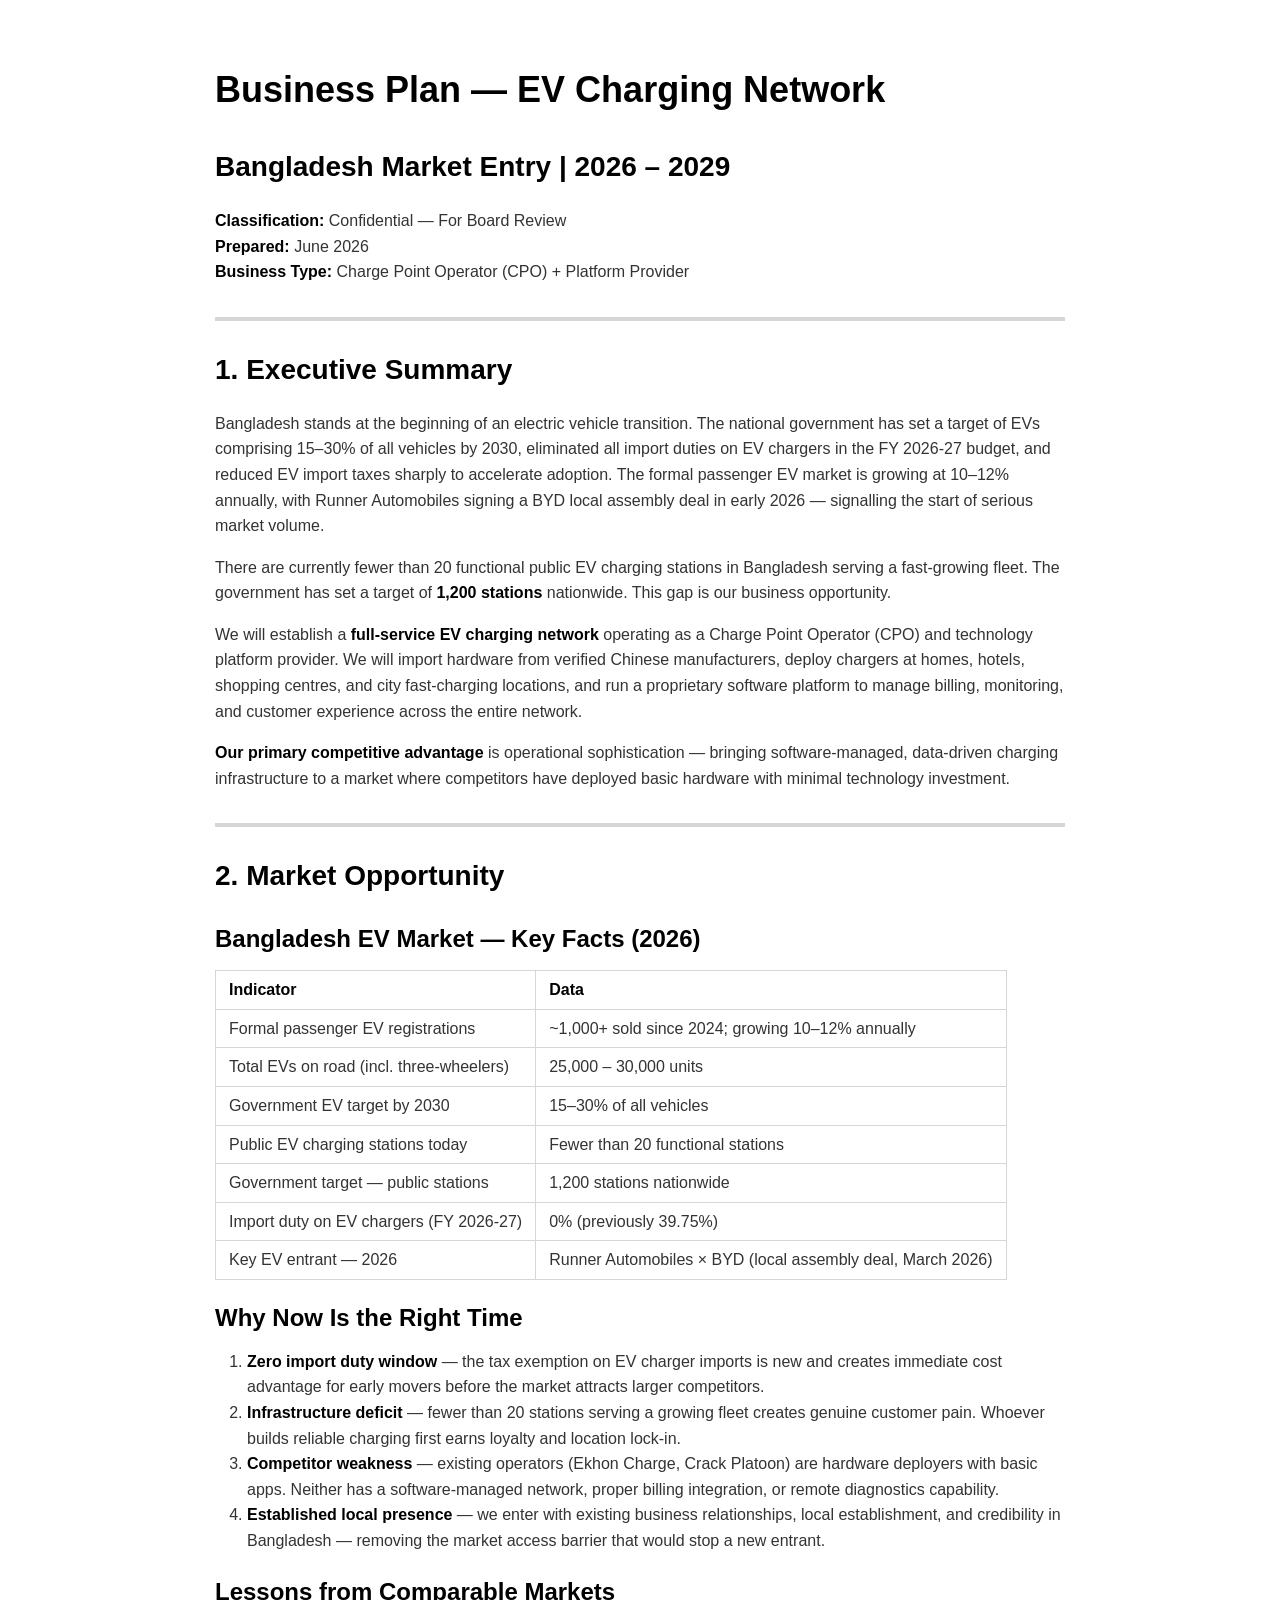
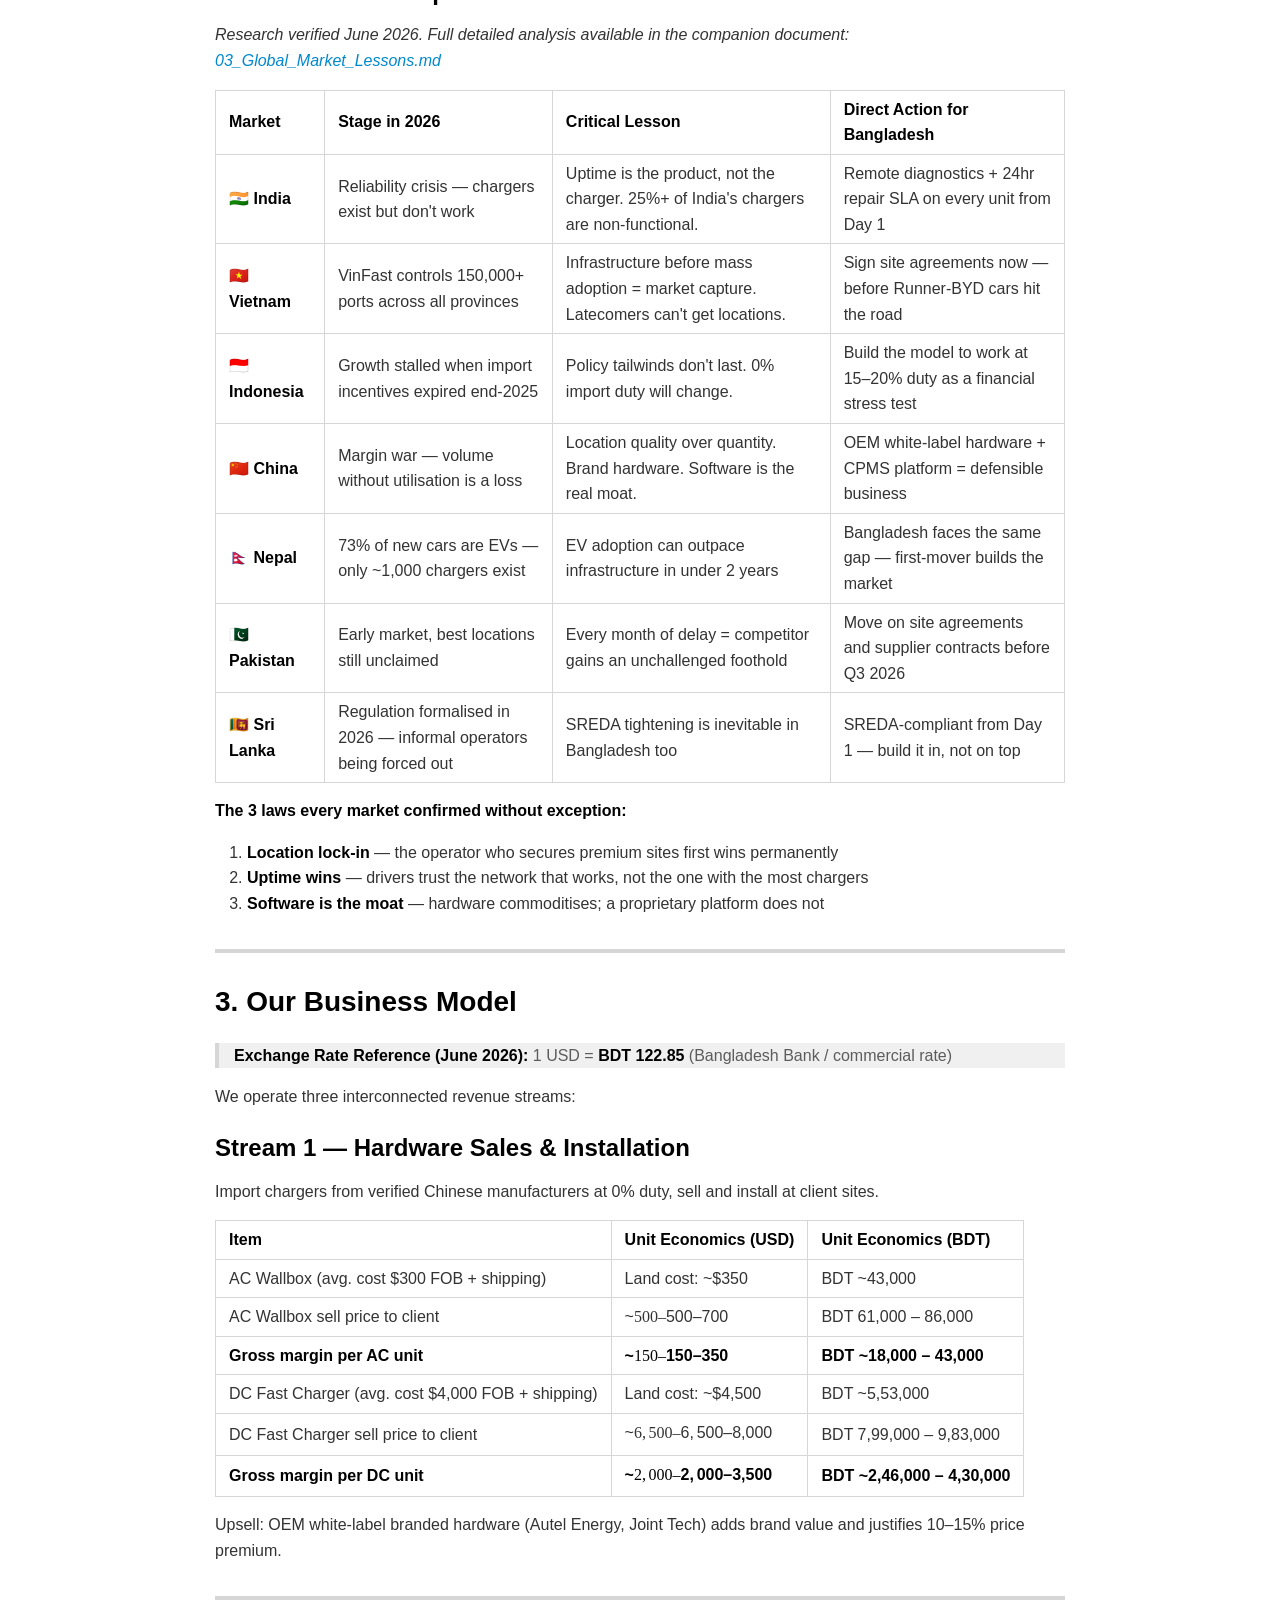
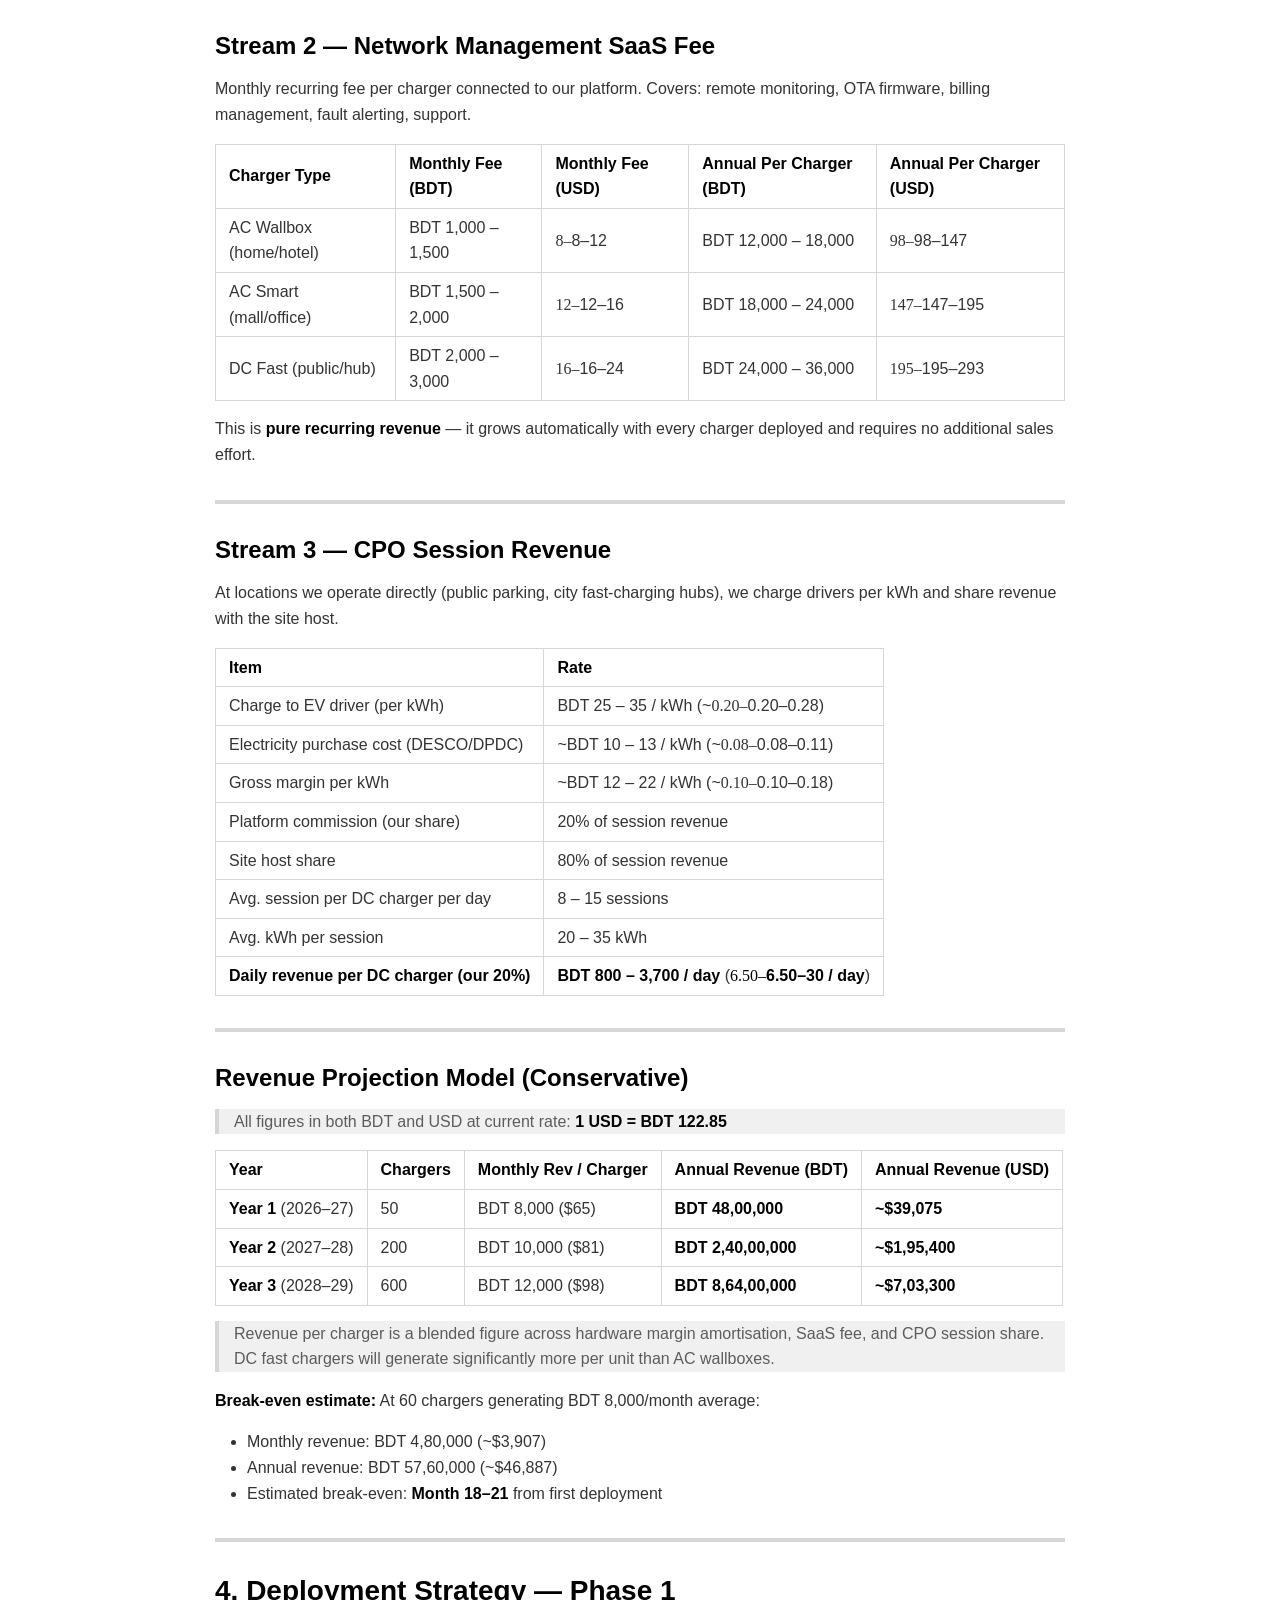
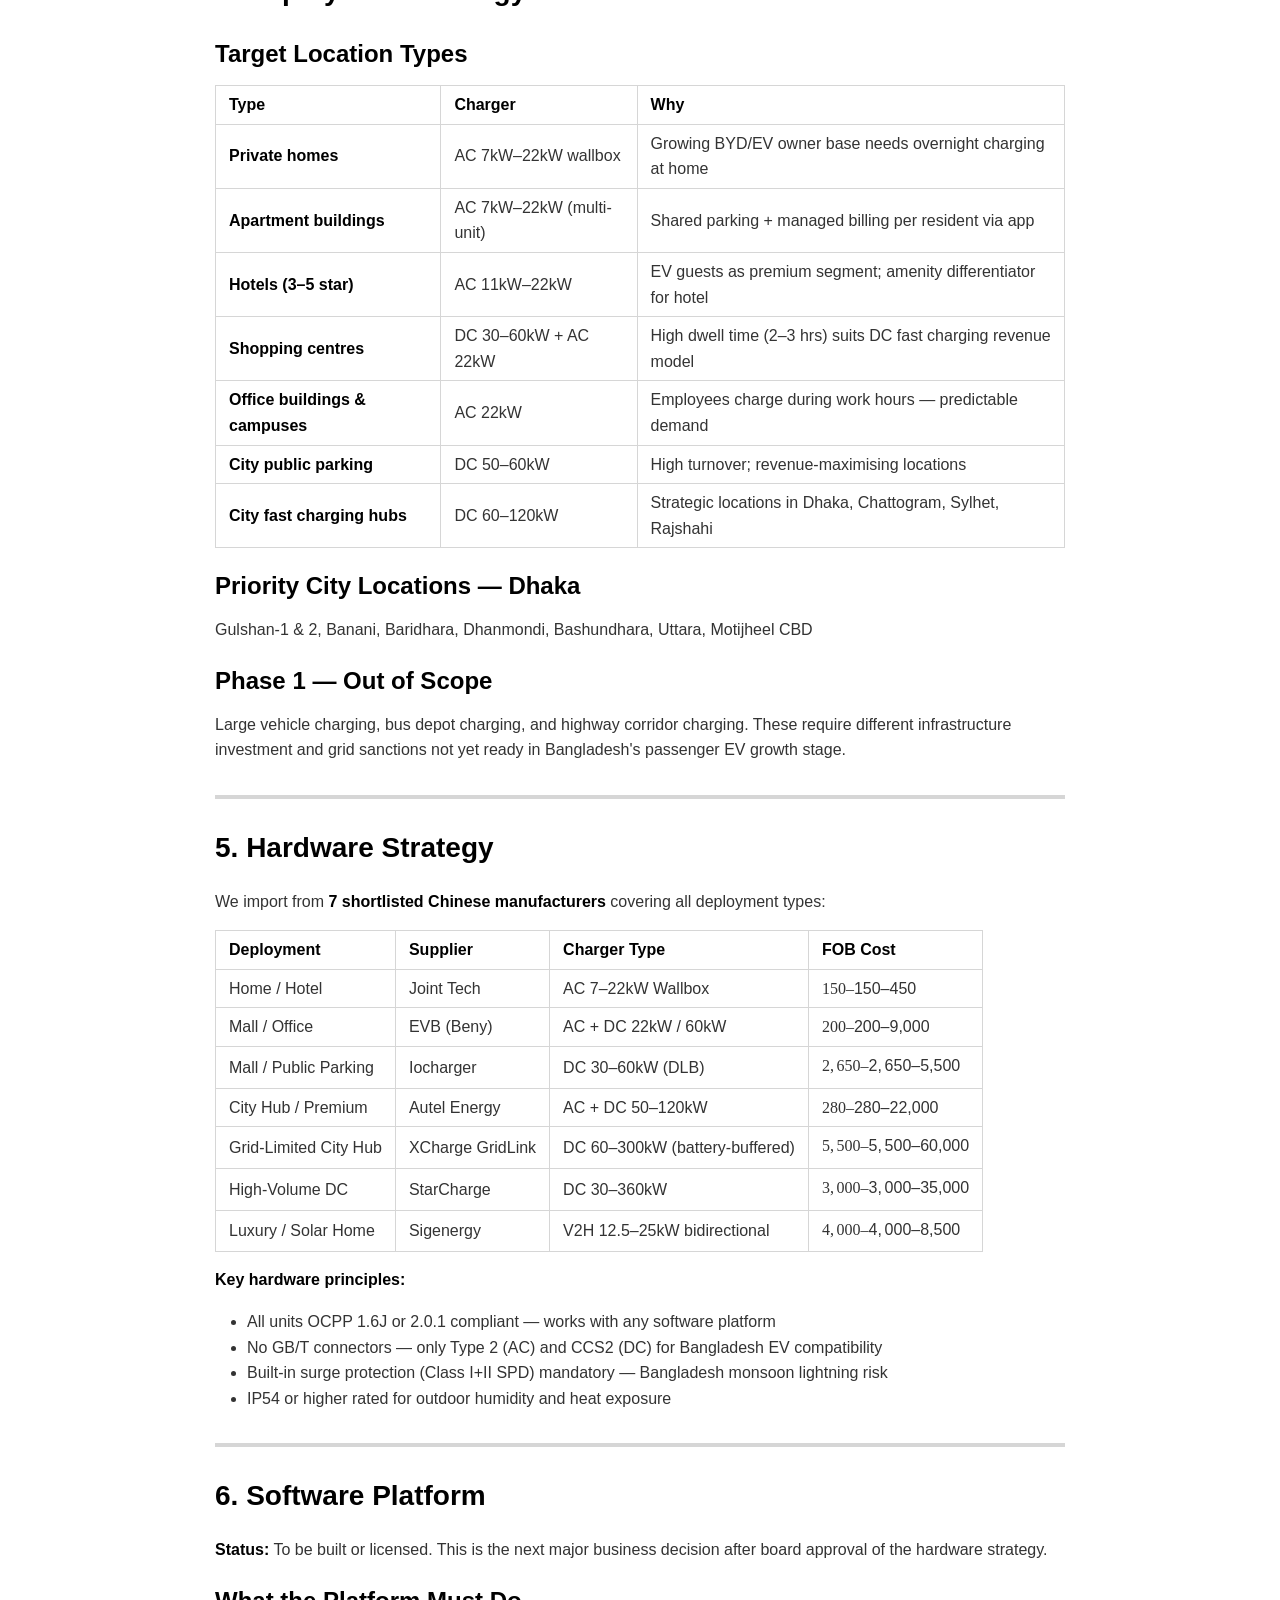
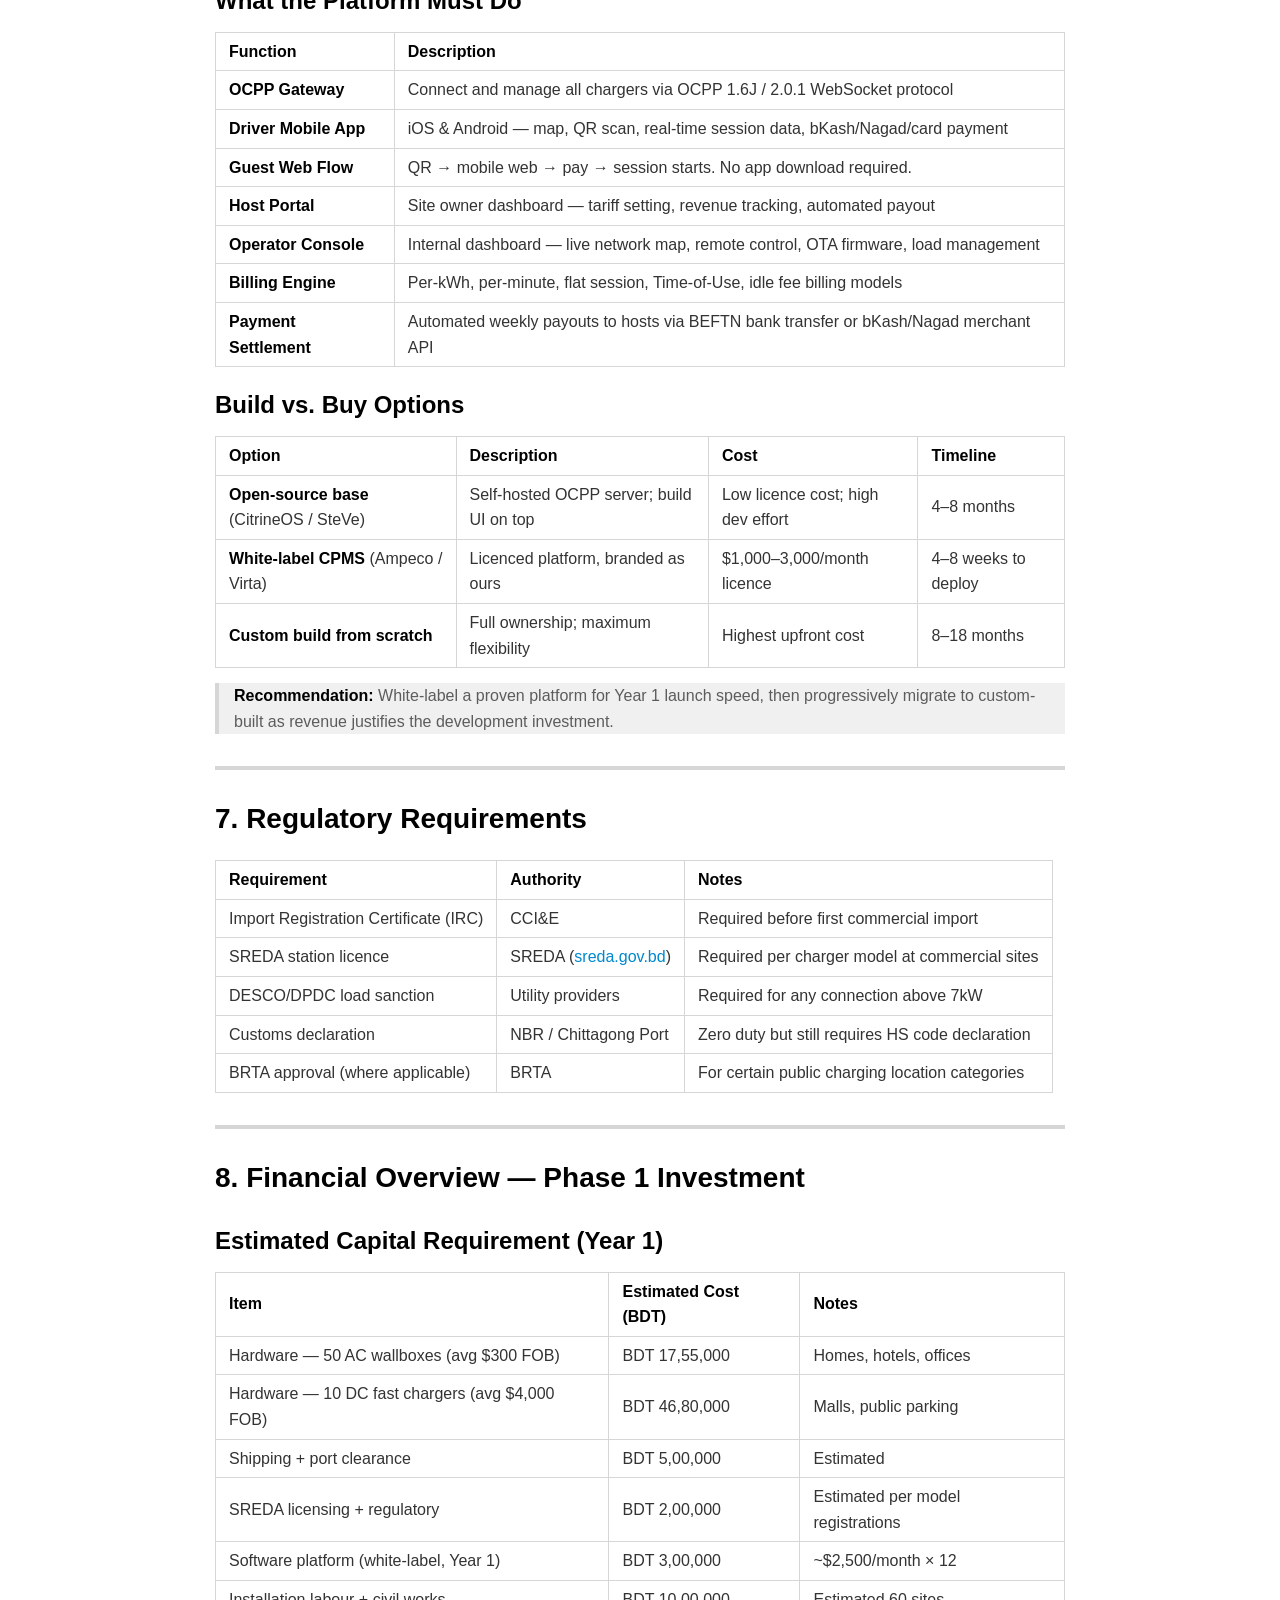
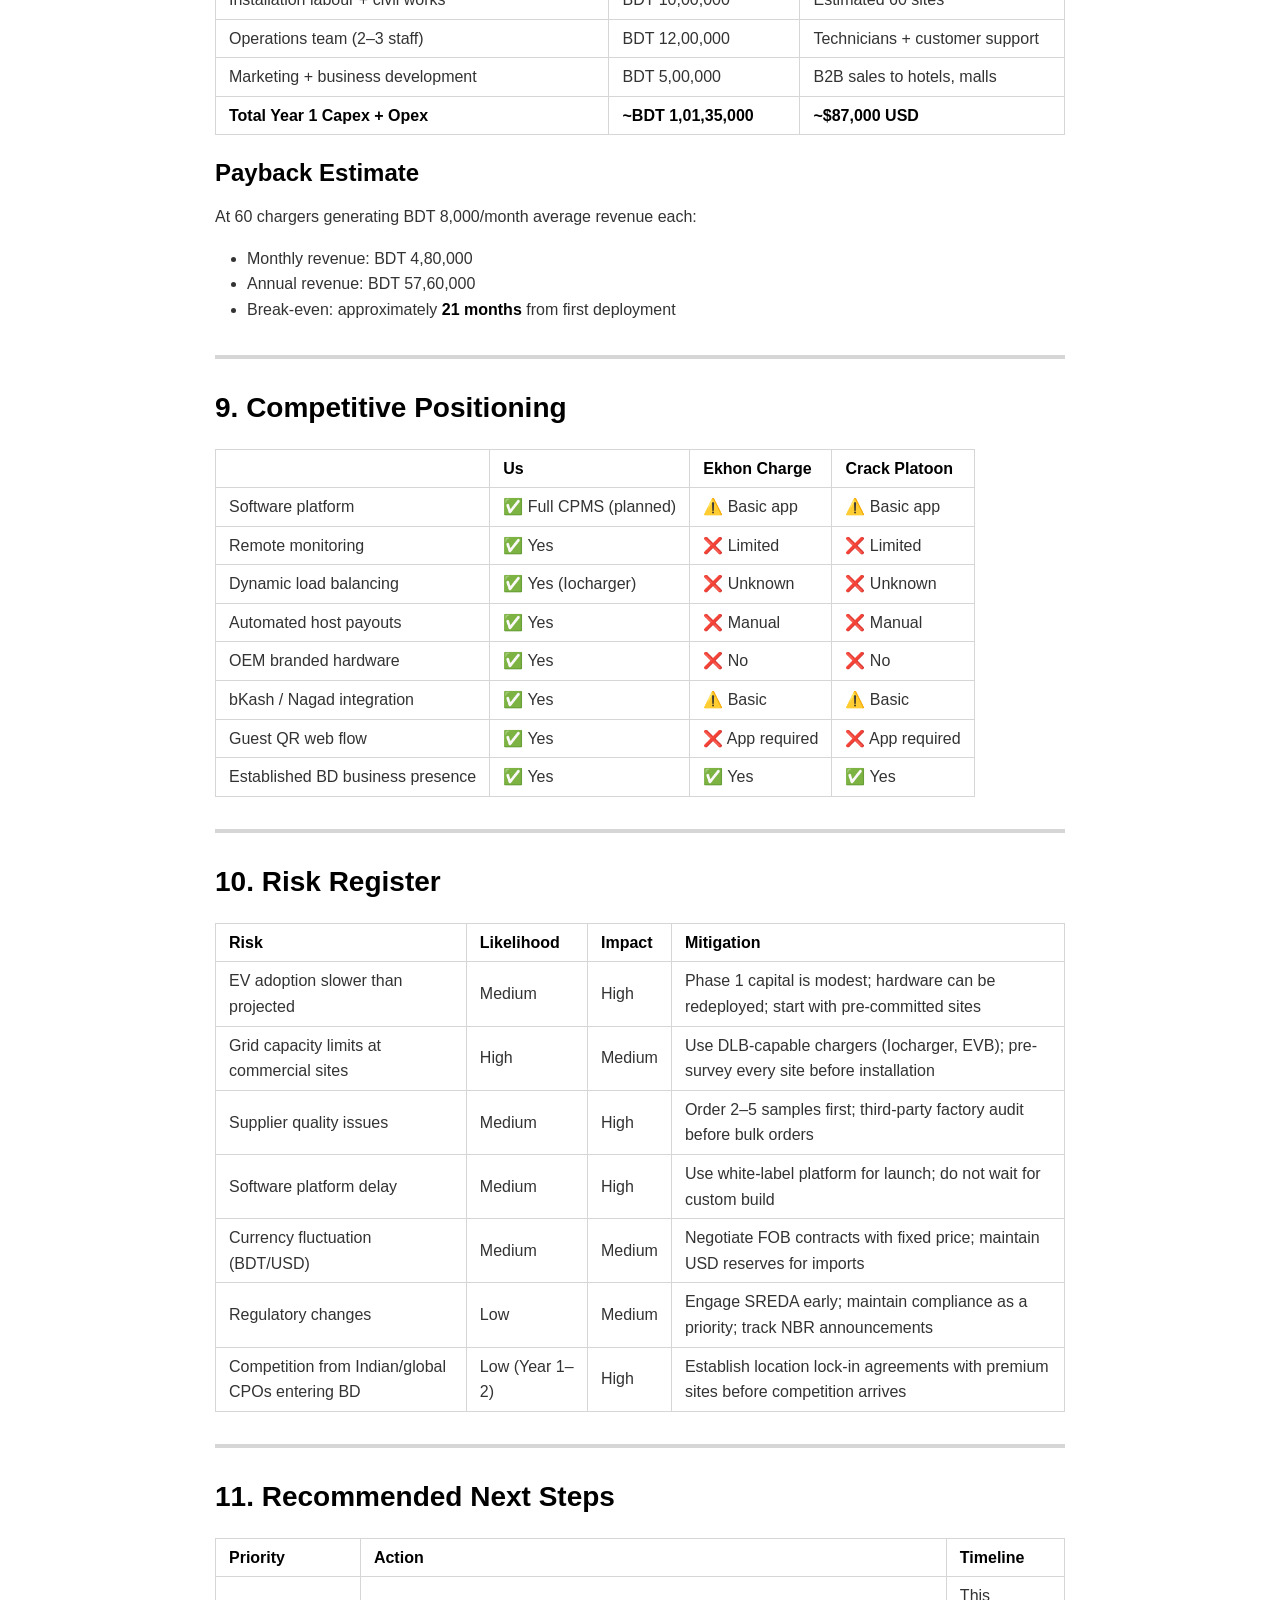
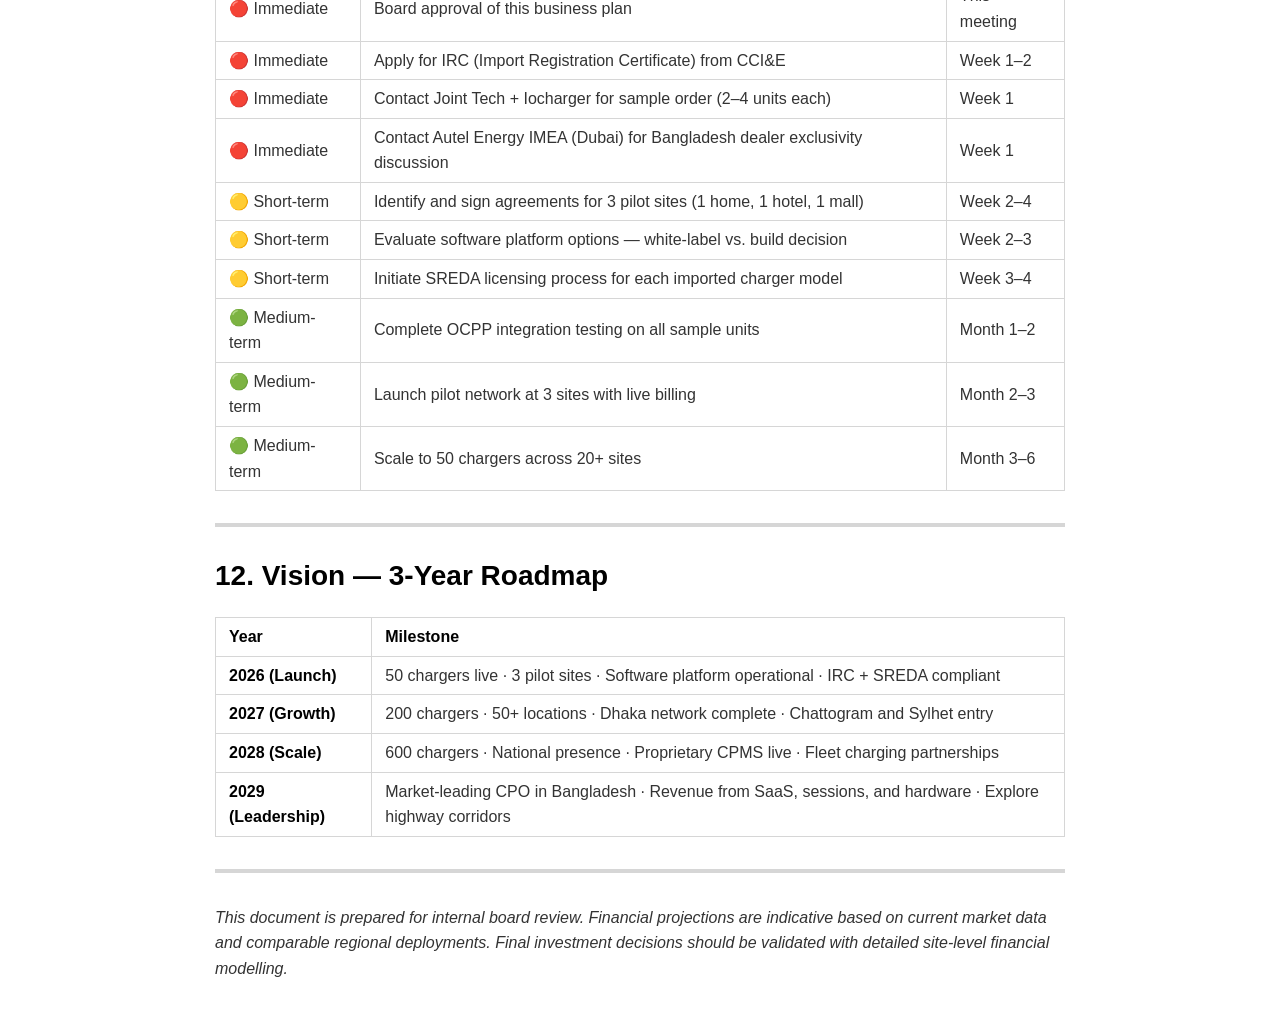
<file: Office-Ready/02_Business_Plan_EV_Charging_Bangladesh.html>
<!DOCTYPE html><html><head>
      <title>02_Business_Plan_EV_Charging_Bangladesh</title>
      <meta charset="utf-8">
      <meta name="viewport" content="width=device-width, initial-scale=1.0">
      
      <link rel="stylesheet" href="file:///c:\Users\Izhaan\.antigravity-ide\extensions\shd101wyy.markdown-preview-enhanced-0.8.30-universal\crossnote\dependencies\katex\katex.min.css">
      
      
      
      
      
      
      
      <style>
      code[class*=language-],pre[class*=language-]{color:#333;background:0 0;font-family:Consolas,"Liberation Mono",Menlo,Courier,monospace;text-align:left;white-space:pre;word-spacing:normal;word-break:normal;word-wrap:normal;line-height:1.4;-moz-tab-size:8;-o-tab-size:8;tab-size:8;-webkit-hyphens:none;-moz-hyphens:none;-ms-hyphens:none;hyphens:none}pre[class*=language-]{padding:.8em;overflow:auto;border-radius:3px;background:#f5f5f5}:not(pre)>code[class*=language-]{padding:.1em;border-radius:.3em;white-space:normal;background:#f5f5f5}.token.blockquote,.token.comment{color:#969896}.token.cdata{color:#183691}.token.doctype,.token.macro.property,.token.punctuation,.token.variable{color:#333}.token.builtin,.token.important,.token.keyword,.token.operator,.token.rule{color:#a71d5d}.token.attr-value,.token.regex,.token.string,.token.url{color:#183691}.token.atrule,.token.boolean,.token.code,.token.command,.token.constant,.token.entity,.token.number,.token.property,.token.symbol{color:#0086b3}.token.prolog,.token.selector,.token.tag{color:#63a35c}.token.attr-name,.token.class,.token.class-name,.token.function,.token.id,.token.namespace,.token.pseudo-class,.token.pseudo-element,.token.url-reference .token.variable{color:#795da3}.token.entity{cursor:help}.token.title,.token.title .token.punctuation{font-weight:700;color:#1d3e81}.token.list{color:#ed6a43}.token.inserted{background-color:#eaffea;color:#55a532}.token.deleted{background-color:#ffecec;color:#bd2c00}.token.bold{font-weight:700}.token.italic{font-style:italic}.language-json .token.property{color:#183691}.language-markup .token.tag .token.punctuation{color:#333}.language-css .token.function,code.language-css{color:#0086b3}.language-yaml .token.atrule{color:#63a35c}code.language-yaml{color:#183691}.language-ruby .token.function{color:#333}.language-markdown .token.url{color:#795da3}.language-makefile .token.symbol{color:#795da3}.language-makefile .token.variable{color:#183691}.language-makefile .token.builtin{color:#0086b3}.language-bash .token.keyword{color:#0086b3}pre[data-line]{position:relative;padding:1em 0 1em 3em}pre[data-line] .line-highlight-wrapper{position:absolute;top:0;left:0;background-color:transparent;display:block;width:100%}pre[data-line] .line-highlight{position:absolute;left:0;right:0;padding:inherit 0;margin-top:1em;background:hsla(24,20%,50%,.08);background:linear-gradient(to right,hsla(24,20%,50%,.1) 70%,hsla(24,20%,50%,0));pointer-events:none;line-height:inherit;white-space:pre}pre[data-line] .line-highlight:before,pre[data-line] .line-highlight[data-end]:after{content:attr(data-start);position:absolute;top:.4em;left:.6em;min-width:1em;padding:0 .5em;background-color:hsla(24,20%,50%,.4);color:#f4f1ef;font:bold 65%/1.5 sans-serif;text-align:center;vertical-align:.3em;border-radius:999px;text-shadow:none;box-shadow:0 1px #fff}pre[data-line] .line-highlight[data-end]:after{content:attr(data-end);top:auto;bottom:.4em}html body{font-family:'Helvetica Neue',Helvetica,'Segoe UI',Arial,freesans,sans-serif;font-size:16px;line-height:1.6;color:#333;background-color:#fff;overflow:initial;box-sizing:border-box;word-wrap:break-word}html body>:first-child{margin-top:0}html body h1,html body h2,html body h3,html body h4,html body h5,html body h6{line-height:1.2;margin-top:1em;margin-bottom:16px;color:#000}html body h1{font-size:2.25em;font-weight:300;padding-bottom:.3em}html body h2{font-size:1.75em;font-weight:400;padding-bottom:.3em}html body h3{font-size:1.5em;font-weight:500}html body h4{font-size:1.25em;font-weight:600}html body h5{font-size:1.1em;font-weight:600}html body h6{font-size:1em;font-weight:600}html body h1,html body h2,html body h3,html body h4,html body h5{font-weight:600}html body h5{font-size:1em}html body h6{color:#5c5c5c}html body strong{color:#000}html body del{color:#5c5c5c}html body a:not([href]){color:inherit;text-decoration:none}html body a{color:#08c;text-decoration:none}html body a:hover{color:#00a3f5;text-decoration:none}html body img{max-width:100%}html body>p{margin-top:0;margin-bottom:16px;word-wrap:break-word}html body>ol,html body>ul{margin-bottom:16px}html body ol,html body ul{padding-left:2em}html body ol.no-list,html body ul.no-list{padding:0;list-style-type:none}html body ol ol,html body ol ul,html body ul ol,html body ul ul{margin-top:0;margin-bottom:0}html body li{margin-bottom:0}html body li.task-list-item{list-style:none}html body li>p{margin-top:0;margin-bottom:0}html body .task-list-item-checkbox{margin:0 .2em .25em -1.8em;vertical-align:middle}html body .task-list-item-checkbox:hover{cursor:pointer}html body blockquote{margin:16px 0;font-size:inherit;padding:0 15px;color:#5c5c5c;background-color:#f0f0f0;border-left:4px solid #d6d6d6}html body blockquote>:first-child{margin-top:0}html body blockquote>:last-child{margin-bottom:0}html body hr{height:4px;margin:32px 0;background-color:#d6d6d6;border:0 none}html body table{margin:10px 0 15px 0;border-collapse:collapse;border-spacing:0;display:block;width:100%;overflow:auto;word-break:normal;word-break:keep-all}html body table th{font-weight:700;color:#000}html body table td,html body table th{border:1px solid #d6d6d6;padding:6px 13px}html body dl{padding:0}html body dl dt{padding:0;margin-top:16px;font-size:1em;font-style:italic;font-weight:700}html body dl dd{padding:0 16px;margin-bottom:16px}html body code{font-family:Menlo,Monaco,Consolas,'Courier New',monospace;font-size:.85em;color:#000;background-color:#f0f0f0;border-radius:3px;padding:.2em 0}html body code::after,html body code::before{letter-spacing:-.2em;content:'\00a0'}html body pre>code{padding:0;margin:0;word-break:normal;white-space:pre;background:0 0;border:0}html body .highlight{margin-bottom:16px}html body .highlight pre,html body pre{padding:1em;overflow:auto;line-height:1.45;border:#d6d6d6;border-radius:3px}html body .highlight pre{margin-bottom:0;word-break:normal}html body pre code,html body pre tt{display:inline;max-width:initial;padding:0;margin:0;overflow:initial;line-height:inherit;word-wrap:normal;background-color:transparent;border:0}html body pre code:after,html body pre code:before,html body pre tt:after,html body pre tt:before{content:normal}html body blockquote,html body dl,html body ol,html body p,html body pre,html body ul{margin-top:0;margin-bottom:16px}html body kbd{color:#000;border:1px solid #d6d6d6;border-bottom:2px solid #c7c7c7;padding:2px 4px;background-color:#f0f0f0;border-radius:3px}@media print{html body{background-color:#fff}html body h1,html body h2,html body h3,html body h4,html body h5,html body h6{color:#000;page-break-after:avoid}html body blockquote{color:#5c5c5c}html body pre{page-break-inside:avoid}html body table{display:table}html body img{display:block;max-width:100%;max-height:100%}html body code,html body pre{word-wrap:break-word;white-space:pre}}.markdown-preview{width:100%;height:100%;box-sizing:border-box}.markdown-preview ul{list-style:disc}.markdown-preview ul ul{list-style:circle}.markdown-preview ul ul ul{list-style:square}.markdown-preview ol{list-style:decimal}.markdown-preview ol ol,.markdown-preview ul ol{list-style-type:lower-roman}.markdown-preview ol ol ol,.markdown-preview ol ul ol,.markdown-preview ul ol ol,.markdown-preview ul ul ol{list-style-type:lower-alpha}.markdown-preview .newpage,.markdown-preview .pagebreak{page-break-before:always}.markdown-preview pre.line-numbers{position:relative;padding-left:3.8em;counter-reset:linenumber}.markdown-preview pre.line-numbers>code{position:relative}.markdown-preview pre.line-numbers .line-numbers-rows{position:absolute;pointer-events:none;top:1em;font-size:100%;left:0;width:3em;letter-spacing:-1px;border-right:1px solid #999;-webkit-user-select:none;-moz-user-select:none;-ms-user-select:none;user-select:none}.markdown-preview pre.line-numbers .line-numbers-rows>span{pointer-events:none;display:block;counter-increment:linenumber}.markdown-preview pre.line-numbers .line-numbers-rows>span:before{content:counter(linenumber);color:#999;display:block;padding-right:.8em;text-align:right}.markdown-preview .mathjax-exps .MathJax_Display{text-align:center!important}.markdown-preview:not([data-for=preview]) .code-chunk .code-chunk-btn-group{display:none}.markdown-preview:not([data-for=preview]) .code-chunk .status{display:none}.markdown-preview:not([data-for=preview]) .code-chunk .output-div{margin-bottom:16px}.markdown-preview .md-toc{padding:0}.markdown-preview .md-toc .md-toc-details{margin:0;padding:0;border:none}.markdown-preview .md-toc summary.md-toc-link-wrapper{cursor:pointer;list-style-position:outside}.markdown-preview .md-toc summary.md-toc-link-wrapper::marker{font-size:.85em}.markdown-preview .md-toc .md-toc-link-wrapper .md-toc-link{display:inline;padding:.25rem 0}.markdown-preview .md-toc .md-toc-link-wrapper .md-toc-link div,.markdown-preview .md-toc .md-toc-link-wrapper .md-toc-link p{display:inline}.markdown-preview .md-toc .md-toc-link-wrapper.highlighted .md-toc-link{font-weight:800}.markdown-preview .md-toc .md-toc-link-wrapper[data-level='0']{margin-left:12px}.markdown-preview .md-toc .md-toc-link-wrapper[data-level='1']{margin-left:28px}.markdown-preview .md-toc .md-toc-link-wrapper[data-level='2']{margin-left:44px}.markdown-preview .md-toc .md-toc-link-wrapper[data-level='3']{margin-left:60px}.markdown-preview .md-toc .md-toc-link-wrapper[data-level='4']{margin-left:76px}.markdown-preview .md-toc .md-toc-link-wrapper[data-level='5']{margin-left:80px}.markdown-preview a.tag,.markdown-preview a.tag:active,.markdown-preview a.tag:link,.markdown-preview a.tag:visited,.markdown-preview span.tag:not(.token){display:inline-block;background-color:var(--vscode-badge-background,rgba(127,127,127,.18));color:var(--vscode-badge-foreground,currentColor);border-radius:2em;font-size:.85em;font-weight:500;padding:.05em .55em;line-height:1.5;white-space:nowrap;text-decoration:none;text-shadow:none;box-shadow:none;transition:background-color .12s ease,opacity .12s ease}.markdown-preview a.tag{cursor:pointer}.markdown-preview a.tag:focus,.markdown-preview a.tag:hover{background-color:var(--vscode-badge-background,rgba(127,127,127,.32));color:var(--vscode-badge-foreground,currentColor);opacity:.85;text-decoration:none;outline:0}.markdown-preview .wikilink-embed-content{border-left:3px solid var(--vscode-textBlockQuote-border,rgba(128,128,128,.3));background:var(--vscode-textBlockQuote-background,rgba(128,128,128,.05));margin:.5em 0;padding:.5em .75em;border-radius:0 3px 3px 0}.markdown-preview .wikilink-embed-content.wikilink-embed-error{border-left-color:var(--vscode-errorForeground,#cf222e);color:var(--vscode-errorForeground,#cf222e);font-style:italic;opacity:.8}.markdown-preview .wikilink-embed-content h1:first-child,.markdown-preview .wikilink-embed-content h2:first-child,.markdown-preview .wikilink-embed-content h3:first-child,.markdown-preview .wikilink-embed-content h4:first-child,.markdown-preview .wikilink-embed-content h5:first-child,.markdown-preview .wikilink-embed-content h6:first-child{margin-top:.25em}.markdown-preview .wikilink-embed-content .wikilink-embed-content{margin:.25em 0;padding:.25em .5em}.markdown-preview .block-id{display:none}.scrollbar-style::-webkit-scrollbar{width:8px}.scrollbar-style::-webkit-scrollbar-track{border-radius:10px;background-color:transparent}.scrollbar-style::-webkit-scrollbar-thumb{border-radius:5px;background-color:var(--vscode-scrollbarSlider-background,rgba(150,150,150,.66));border:4px solid var(--vscode-scrollbarSlider-background,rgba(150,150,150,.66));background-clip:content-box}.scrollbar-style::-webkit-scrollbar-thumb:hover{background-color:var(--vscode-scrollbarSlider-hoverBackground,rgba(120,120,120,.66))}html body[for=html-export]:not([data-presentation-mode]){position:relative;width:100%;height:100%;top:0;left:0;margin:0;padding:0;overflow:auto}html body[for=html-export]:not([data-presentation-mode]) .markdown-preview{position:relative;top:0;min-height:100vh}@media screen and (min-width:914px){html body[for=html-export]:not([data-presentation-mode]) .markdown-preview{padding:2em calc(50% - 457px + 2em)}}@media screen and (max-width:914px){html body[for=html-export]:not([data-presentation-mode]) .markdown-preview{padding:2em}}@media screen and (max-width:450px){html body[for=html-export]:not([data-presentation-mode]) .markdown-preview{font-size:14px!important;padding:1em}}@media print{html body[for=html-export]:not([data-presentation-mode]) #sidebar-toc-btn{display:none}}html body[for=html-export]:not([data-presentation-mode]) #sidebar-toc-btn{position:fixed;bottom:8px;left:8px;font-size:28px;cursor:pointer;color:inherit;z-index:99;width:32px;text-align:center;opacity:.4}html body[for=html-export]:not([data-presentation-mode])[html-show-sidebar-toc] #sidebar-toc-btn{opacity:1}html body[for=html-export]:not([data-presentation-mode])[html-show-sidebar-toc] .md-sidebar-toc{position:fixed;top:0;left:0;width:300px;height:100%;padding:32px 0 48px 0;font-size:14px;box-shadow:0 0 4px rgba(150,150,150,.33);box-sizing:border-box;overflow:auto;background-color:inherit}html body[for=html-export]:not([data-presentation-mode])[html-show-sidebar-toc] .md-sidebar-toc::-webkit-scrollbar{width:8px}html body[for=html-export]:not([data-presentation-mode])[html-show-sidebar-toc] .md-sidebar-toc::-webkit-scrollbar-track{border-radius:10px;background-color:transparent}html body[for=html-export]:not([data-presentation-mode])[html-show-sidebar-toc] .md-sidebar-toc::-webkit-scrollbar-thumb{border-radius:5px;background-color:var(--vscode-scrollbarSlider-background,rgba(150,150,150,.66));border:4px solid var(--vscode-scrollbarSlider-background,rgba(150,150,150,.66));background-clip:content-box}html body[for=html-export]:not([data-presentation-mode])[html-show-sidebar-toc] .md-sidebar-toc::-webkit-scrollbar-thumb:hover{background-color:var(--vscode-scrollbarSlider-hoverBackground,rgba(120,120,120,.66))}html body[for=html-export]:not([data-presentation-mode])[html-show-sidebar-toc] .md-sidebar-toc a{text-decoration:none}html body[for=html-export]:not([data-presentation-mode])[html-show-sidebar-toc] .md-sidebar-toc .md-toc{padding:0 16px}html body[for=html-export]:not([data-presentation-mode])[html-show-sidebar-toc] .md-sidebar-toc .md-toc .md-toc-details{margin:0;padding:0;border:none}html body[for=html-export]:not([data-presentation-mode])[html-show-sidebar-toc] .md-sidebar-toc .md-toc .md-toc-link-wrapper .md-toc-link{display:inline;padding:.25rem 0}html body[for=html-export]:not([data-presentation-mode])[html-show-sidebar-toc] .md-sidebar-toc .md-toc .md-toc-link-wrapper .md-toc-link div,html body[for=html-export]:not([data-presentation-mode])[html-show-sidebar-toc] .md-sidebar-toc .md-toc .md-toc-link-wrapper .md-toc-link p{display:inline}html body[for=html-export]:not([data-presentation-mode])[html-show-sidebar-toc] .md-sidebar-toc .md-toc .md-toc-link-wrapper.highlighted .md-toc-link{font-weight:800}html body[for=html-export]:not([data-presentation-mode])[html-show-sidebar-toc] .md-sidebar-toc .md-toc .md-toc-link-wrapper[data-level='0']{padding-left:0}html body[for=html-export]:not([data-presentation-mode])[html-show-sidebar-toc] .md-sidebar-toc .md-toc .md-toc-link-wrapper[data-level='1']{padding-left:16px}html body[for=html-export]:not([data-presentation-mode])[html-show-sidebar-toc] .md-sidebar-toc .md-toc .md-toc-link-wrapper[data-level='2']{padding-left:32px}html body[for=html-export]:not([data-presentation-mode])[html-show-sidebar-toc] .md-sidebar-toc .md-toc .md-toc-link-wrapper[data-level='3']{padding-left:48px}html body[for=html-export]:not([data-presentation-mode])[html-show-sidebar-toc] .md-sidebar-toc .md-toc .md-toc-link-wrapper[data-level='4']{padding-left:64px}html body[for=html-export]:not([data-presentation-mode])[html-show-sidebar-toc] .md-sidebar-toc .md-toc .md-toc-link-wrapper[data-level='5']{padding-left:80px}html body[for=html-export]:not([data-presentation-mode])[html-show-sidebar-toc] .markdown-preview{left:300px;width:calc(100% - 300px);padding:2em calc(50% - 457px - 300px / 2);margin:0;box-sizing:border-box}@media screen and (max-width:1274px){html body[for=html-export]:not([data-presentation-mode])[html-show-sidebar-toc] .markdown-preview{padding:2em}}@media screen and (max-width:450px){html body[for=html-export]:not([data-presentation-mode])[html-show-sidebar-toc] .markdown-preview{width:100%}}html body[for=html-export]:not([data-presentation-mode]):not([html-show-sidebar-toc]) .markdown-preview{left:50%;transform:translateX(-50%)}html body[for=html-export]:not([data-presentation-mode]):not([html-show-sidebar-toc]) .md-sidebar-toc{display:none}
/* Please visit the URL below for more information: */
/*   https://shd101wyy.github.io/markdown-preview-enhanced/#/customize-css */

      </style>
      <!-- The content below will be included at the end of the <head> element. -->
<script type="text/javascript">
  document.addEventListener("DOMContentLoaded", function () {
    // your code here
  });
</script>
    </head>
    <body for="html-export">
      <div class="crossnote markdown-preview  ">
      
<h1 id="business-plan--ev-charging-network">Business Plan — EV Charging Network </h1>
<h2 id="bangladesh-market-entry--2026--2029">Bangladesh Market Entry | 2026 – 2029 </h2>
<p><strong>Classification:</strong> Confidential — For Board Review<br>
<strong>Prepared:</strong> June 2026<br>
<strong>Business Type:</strong> Charge Point Operator (CPO) + Platform Provider</p>
<hr>
<h2 id="1-executive-summary">1. Executive Summary </h2>
<p>Bangladesh stands at the beginning of an electric vehicle transition. The national government has set a target of EVs comprising 15–30% of all vehicles by 2030, eliminated all import duties on EV chargers in the FY 2026-27 budget, and reduced EV import taxes sharply to accelerate adoption. The formal passenger EV market is growing at 10–12% annually, with Runner Automobiles signing a BYD local assembly deal in early 2026 — signalling the start of serious market volume.</p>
<p>There are currently fewer than 20 functional public EV charging stations in Bangladesh serving a fast-growing fleet. The government has set a target of <strong>1,200 stations</strong> nationwide. This gap is our business opportunity.</p>
<p>We will establish a <strong>full-service EV charging network</strong> operating as a Charge Point Operator (CPO) and technology platform provider. We will import hardware from verified Chinese manufacturers, deploy chargers at homes, hotels, shopping centres, and city fast-charging locations, and run a proprietary software platform to manage billing, monitoring, and customer experience across the entire network.</p>
<p><strong>Our primary competitive advantage</strong> is operational sophistication — bringing software-managed, data-driven charging infrastructure to a market where competitors have deployed basic hardware with minimal technology investment.</p>
<hr>
<h2 id="2-market-opportunity">2. Market Opportunity </h2>
<h3 id="bangladesh-ev-market--key-facts-2026">Bangladesh EV Market — Key Facts (2026) </h3>
<table>
<thead>
<tr>
<th style="text-align:left">Indicator</th>
<th style="text-align:left">Data</th>
</tr>
</thead>
<tbody>
<tr>
<td style="text-align:left">Formal passenger EV registrations</td>
<td style="text-align:left">~1,000+ sold since 2024; growing 10–12% annually</td>
</tr>
<tr>
<td style="text-align:left">Total EVs on road (incl. three-wheelers)</td>
<td style="text-align:left">25,000 – 30,000 units</td>
</tr>
<tr>
<td style="text-align:left">Government EV target by 2030</td>
<td style="text-align:left">15–30% of all vehicles</td>
</tr>
<tr>
<td style="text-align:left">Public EV charging stations today</td>
<td style="text-align:left">Fewer than 20 functional stations</td>
</tr>
<tr>
<td style="text-align:left">Government target — public stations</td>
<td style="text-align:left">1,200 stations nationwide</td>
</tr>
<tr>
<td style="text-align:left">Import duty on EV chargers (FY 2026-27)</td>
<td style="text-align:left">0% (previously 39.75%)</td>
</tr>
<tr>
<td style="text-align:left">Key EV entrant — 2026</td>
<td style="text-align:left">Runner Automobiles × BYD (local assembly deal, March 2026)</td>
</tr>
</tbody>
</table>
<h3 id="why-now-is-the-right-time">Why Now Is the Right Time </h3>
<ol>
<li><strong>Zero import duty window</strong> — the tax exemption on EV charger imports is new and creates immediate cost advantage for early movers before the market attracts larger competitors.</li>
<li><strong>Infrastructure deficit</strong> — fewer than 20 stations serving a growing fleet creates genuine customer pain. Whoever builds reliable charging first earns loyalty and location lock-in.</li>
<li><strong>Competitor weakness</strong> — existing operators (Ekhon Charge, Crack Platoon) are hardware deployers with basic apps. Neither has a software-managed network, proper billing integration, or remote diagnostics capability.</li>
<li><strong>Established local presence</strong> — we enter with existing business relationships, local establishment, and credibility in Bangladesh — removing the market access barrier that would stop a new entrant.</li>
</ol>
<h3 id="lessons-from-comparable-markets">Lessons from Comparable Markets </h3>
<p><em>Research verified June 2026. Full detailed analysis available in the companion document: <a href="./03_Global_Market_Lessons.md">03_Global_Market_Lessons.md</a></em></p>
<table>
<thead>
<tr>
<th style="text-align:left">Market</th>
<th style="text-align:left">Stage in 2026</th>
<th style="text-align:left">Critical Lesson</th>
<th style="text-align:left">Direct Action for Bangladesh</th>
</tr>
</thead>
<tbody>
<tr>
<td style="text-align:left">🇮🇳 <strong>India</strong></td>
<td style="text-align:left">Reliability crisis — chargers exist but don't work</td>
<td style="text-align:left">Uptime is the product, not the charger. 25%+ of India's chargers are non-functional.</td>
<td style="text-align:left">Remote diagnostics + 24hr repair SLA on every unit from Day 1</td>
</tr>
<tr>
<td style="text-align:left">🇻🇳 <strong>Vietnam</strong></td>
<td style="text-align:left">VinFast controls 150,000+ ports across all provinces</td>
<td style="text-align:left">Infrastructure before mass adoption = market capture. Latecomers can't get locations.</td>
<td style="text-align:left">Sign site agreements now — before Runner-BYD cars hit the road</td>
</tr>
<tr>
<td style="text-align:left">🇮🇩 <strong>Indonesia</strong></td>
<td style="text-align:left">Growth stalled when import incentives expired end-2025</td>
<td style="text-align:left">Policy tailwinds don't last. 0% import duty will change.</td>
<td style="text-align:left">Build the model to work at 15–20% duty as a financial stress test</td>
</tr>
<tr>
<td style="text-align:left">🇨🇳 <strong>China</strong></td>
<td style="text-align:left">Margin war — volume without utilisation is a loss</td>
<td style="text-align:left">Location quality over quantity. Brand hardware. Software is the real moat.</td>
<td style="text-align:left">OEM white-label hardware + CPMS platform = defensible business</td>
</tr>
<tr>
<td style="text-align:left">🇳🇵 <strong>Nepal</strong></td>
<td style="text-align:left">73% of new cars are EVs — only ~1,000 chargers exist</td>
<td style="text-align:left">EV adoption can outpace infrastructure in under 2 years</td>
<td style="text-align:left">Bangladesh faces the same gap — first-mover builds the market</td>
</tr>
<tr>
<td style="text-align:left">🇵🇰 <strong>Pakistan</strong></td>
<td style="text-align:left">Early market, best locations still unclaimed</td>
<td style="text-align:left">Every month of delay = competitor gains an unchallenged foothold</td>
<td style="text-align:left">Move on site agreements and supplier contracts before Q3 2026</td>
</tr>
<tr>
<td style="text-align:left">🇱🇰 <strong>Sri Lanka</strong></td>
<td style="text-align:left">Regulation formalised in 2026 — informal operators being forced out</td>
<td style="text-align:left">SREDA tightening is inevitable in Bangladesh too</td>
<td style="text-align:left">SREDA-compliant from Day 1 — build it in, not on top</td>
</tr>
</tbody>
</table>
<p><strong>The 3 laws every market confirmed without exception:</strong></p>
<ol>
<li><strong>Location lock-in</strong> — the operator who secures premium sites first wins permanently</li>
<li><strong>Uptime wins</strong> — drivers trust the network that works, not the one with the most chargers</li>
<li><strong>Software is the moat</strong> — hardware commoditises; a proprietary platform does not</li>
</ol>
<hr>
<h2 id="3-our-business-model">3. Our Business Model </h2>
<blockquote>
<p><strong>Exchange Rate Reference (June 2026):</strong> 1 USD = <strong>BDT 122.85</strong> (Bangladesh Bank / commercial rate)</p>
</blockquote>
<p>We operate three interconnected revenue streams:</p>
<h3 id="stream-1--hardware-sales--installation">Stream 1 — Hardware Sales &amp; Installation </h3>
<p>Import chargers from verified Chinese manufacturers at 0% duty, sell and install at client sites.</p>
<table>
<thead>
<tr>
<th style="text-align:left">Item</th>
<th style="text-align:left">Unit Economics (USD)</th>
<th style="text-align:left">Unit Economics (BDT)</th>
</tr>
</thead>
<tbody>
<tr>
<td style="text-align:left">AC Wallbox (avg. cost $300 FOB + shipping)</td>
<td style="text-align:left">Land cost: ~$350</td>
<td style="text-align:left">BDT ~43,000</td>
</tr>
<tr>
<td style="text-align:left">AC Wallbox sell price to client</td>
<td style="text-align:left">~<span class="katex"><span class="katex-mathml"><math xmlns="http://www.w3.org/1998/Math/MathML"><semantics><mrow><mn>500</mn><mtext>–</mtext></mrow><annotation encoding="application/x-tex">500 –</annotation></semantics></math></span><span class="katex-html" aria-hidden="true"><span class="base"><span class="strut" style="height:0.6444em;"></span><span class="mord">500–</span></span></span></span>700</td>
<td style="text-align:left">BDT 61,000 – 86,000</td>
</tr>
<tr>
<td style="text-align:left"><strong>Gross margin per AC unit</strong></td>
<td style="text-align:left"><strong>~<span class="katex"><span class="katex-mathml"><math xmlns="http://www.w3.org/1998/Math/MathML"><semantics><mrow><mn>150</mn><mtext>–</mtext></mrow><annotation encoding="application/x-tex">150 –</annotation></semantics></math></span><span class="katex-html" aria-hidden="true"><span class="base"><span class="strut" style="height:0.6444em;"></span><span class="mord">150–</span></span></span></span>350</strong></td>
<td style="text-align:left"><strong>BDT ~18,000 – 43,000</strong></td>
</tr>
<tr>
<td style="text-align:left">DC Fast Charger (avg. cost $4,000 FOB + shipping)</td>
<td style="text-align:left">Land cost: ~$4,500</td>
<td style="text-align:left">BDT ~5,53,000</td>
</tr>
<tr>
<td style="text-align:left">DC Fast Charger sell price to client</td>
<td style="text-align:left">~<span class="katex"><span class="katex-mathml"><math xmlns="http://www.w3.org/1998/Math/MathML"><semantics><mrow><mn>6</mn><mo separator="true">,</mo><mn>500</mn><mtext>–</mtext></mrow><annotation encoding="application/x-tex">6,500 –</annotation></semantics></math></span><span class="katex-html" aria-hidden="true"><span class="base"><span class="strut" style="height:0.8389em;vertical-align:-0.1944em;"></span><span class="mord">6</span><span class="mpunct">,</span><span class="mspace" style="margin-right:0.1667em;"></span><span class="mord">500–</span></span></span></span>8,000</td>
<td style="text-align:left">BDT 7,99,000 – 9,83,000</td>
</tr>
<tr>
<td style="text-align:left"><strong>Gross margin per DC unit</strong></td>
<td style="text-align:left"><strong>~<span class="katex"><span class="katex-mathml"><math xmlns="http://www.w3.org/1998/Math/MathML"><semantics><mrow><mn>2</mn><mo separator="true">,</mo><mn>000</mn><mtext>–</mtext></mrow><annotation encoding="application/x-tex">2,000 –</annotation></semantics></math></span><span class="katex-html" aria-hidden="true"><span class="base"><span class="strut" style="height:0.8389em;vertical-align:-0.1944em;"></span><span class="mord">2</span><span class="mpunct">,</span><span class="mspace" style="margin-right:0.1667em;"></span><span class="mord">000–</span></span></span></span>3,500</strong></td>
<td style="text-align:left"><strong>BDT ~2,46,000 – 4,30,000</strong></td>
</tr>
</tbody>
</table>
<p>Upsell: OEM white-label branded hardware (Autel Energy, Joint Tech) adds brand value and justifies 10–15% price premium.</p>
<hr>
<h3 id="stream-2--network-management-saas-fee">Stream 2 — Network Management SaaS Fee </h3>
<p>Monthly recurring fee per charger connected to our platform. Covers: remote monitoring, OTA firmware, billing management, fault alerting, support.</p>
<table>
<thead>
<tr>
<th style="text-align:left">Charger Type</th>
<th style="text-align:left">Monthly Fee (BDT)</th>
<th style="text-align:left">Monthly Fee (USD)</th>
<th style="text-align:left">Annual Per Charger (BDT)</th>
<th style="text-align:left">Annual Per Charger (USD)</th>
</tr>
</thead>
<tbody>
<tr>
<td style="text-align:left">AC Wallbox (home/hotel)</td>
<td style="text-align:left">BDT 1,000 – 1,500</td>
<td style="text-align:left"><span class="katex"><span class="katex-mathml"><math xmlns="http://www.w3.org/1998/Math/MathML"><semantics><mrow><mn>8</mn><mtext>–</mtext></mrow><annotation encoding="application/x-tex">8 –</annotation></semantics></math></span><span class="katex-html" aria-hidden="true"><span class="base"><span class="strut" style="height:0.6444em;"></span><span class="mord">8–</span></span></span></span>12</td>
<td style="text-align:left">BDT 12,000 – 18,000</td>
<td style="text-align:left"><span class="katex"><span class="katex-mathml"><math xmlns="http://www.w3.org/1998/Math/MathML"><semantics><mrow><mn>98</mn><mtext>–</mtext></mrow><annotation encoding="application/x-tex">98 –</annotation></semantics></math></span><span class="katex-html" aria-hidden="true"><span class="base"><span class="strut" style="height:0.6444em;"></span><span class="mord">98–</span></span></span></span>147</td>
</tr>
<tr>
<td style="text-align:left">AC Smart (mall/office)</td>
<td style="text-align:left">BDT 1,500 – 2,000</td>
<td style="text-align:left"><span class="katex"><span class="katex-mathml"><math xmlns="http://www.w3.org/1998/Math/MathML"><semantics><mrow><mn>12</mn><mtext>–</mtext></mrow><annotation encoding="application/x-tex">12 –</annotation></semantics></math></span><span class="katex-html" aria-hidden="true"><span class="base"><span class="strut" style="height:0.6444em;"></span><span class="mord">12–</span></span></span></span>16</td>
<td style="text-align:left">BDT 18,000 – 24,000</td>
<td style="text-align:left"><span class="katex"><span class="katex-mathml"><math xmlns="http://www.w3.org/1998/Math/MathML"><semantics><mrow><mn>147</mn><mtext>–</mtext></mrow><annotation encoding="application/x-tex">147 –</annotation></semantics></math></span><span class="katex-html" aria-hidden="true"><span class="base"><span class="strut" style="height:0.6444em;"></span><span class="mord">147–</span></span></span></span>195</td>
</tr>
<tr>
<td style="text-align:left">DC Fast (public/hub)</td>
<td style="text-align:left">BDT 2,000 – 3,000</td>
<td style="text-align:left"><span class="katex"><span class="katex-mathml"><math xmlns="http://www.w3.org/1998/Math/MathML"><semantics><mrow><mn>16</mn><mtext>–</mtext></mrow><annotation encoding="application/x-tex">16 –</annotation></semantics></math></span><span class="katex-html" aria-hidden="true"><span class="base"><span class="strut" style="height:0.6444em;"></span><span class="mord">16–</span></span></span></span>24</td>
<td style="text-align:left">BDT 24,000 – 36,000</td>
<td style="text-align:left"><span class="katex"><span class="katex-mathml"><math xmlns="http://www.w3.org/1998/Math/MathML"><semantics><mrow><mn>195</mn><mtext>–</mtext></mrow><annotation encoding="application/x-tex">195 –</annotation></semantics></math></span><span class="katex-html" aria-hidden="true"><span class="base"><span class="strut" style="height:0.6444em;"></span><span class="mord">195–</span></span></span></span>293</td>
</tr>
</tbody>
</table>
<p>This is <strong>pure recurring revenue</strong> — it grows automatically with every charger deployed and requires no additional sales effort.</p>
<hr>
<h3 id="stream-3--cpo-session-revenue">Stream 3 — CPO Session Revenue </h3>
<p>At locations we operate directly (public parking, city fast-charging hubs), we charge drivers per kWh and share revenue with the site host.</p>
<table>
<thead>
<tr>
<th style="text-align:left">Item</th>
<th style="text-align:left">Rate</th>
</tr>
</thead>
<tbody>
<tr>
<td style="text-align:left">Charge to EV driver (per kWh)</td>
<td style="text-align:left">BDT 25 – 35 / kWh (~<span class="katex"><span class="katex-mathml"><math xmlns="http://www.w3.org/1998/Math/MathML"><semantics><mrow><mn>0.20</mn><mtext>–</mtext></mrow><annotation encoding="application/x-tex">0.20 –</annotation></semantics></math></span><span class="katex-html" aria-hidden="true"><span class="base"><span class="strut" style="height:0.6444em;"></span><span class="mord">0.20–</span></span></span></span>0.28)</td>
</tr>
<tr>
<td style="text-align:left">Electricity purchase cost (DESCO/DPDC)</td>
<td style="text-align:left">~BDT 10 – 13 / kWh (~<span class="katex"><span class="katex-mathml"><math xmlns="http://www.w3.org/1998/Math/MathML"><semantics><mrow><mn>0.08</mn><mtext>–</mtext></mrow><annotation encoding="application/x-tex">0.08 –</annotation></semantics></math></span><span class="katex-html" aria-hidden="true"><span class="base"><span class="strut" style="height:0.6444em;"></span><span class="mord">0.08–</span></span></span></span>0.11)</td>
</tr>
<tr>
<td style="text-align:left">Gross margin per kWh</td>
<td style="text-align:left">~BDT 12 – 22 / kWh (~<span class="katex"><span class="katex-mathml"><math xmlns="http://www.w3.org/1998/Math/MathML"><semantics><mrow><mn>0.10</mn><mtext>–</mtext></mrow><annotation encoding="application/x-tex">0.10 –</annotation></semantics></math></span><span class="katex-html" aria-hidden="true"><span class="base"><span class="strut" style="height:0.6444em;"></span><span class="mord">0.10–</span></span></span></span>0.18)</td>
</tr>
<tr>
<td style="text-align:left">Platform commission (our share)</td>
<td style="text-align:left">20% of session revenue</td>
</tr>
<tr>
<td style="text-align:left">Site host share</td>
<td style="text-align:left">80% of session revenue</td>
</tr>
<tr>
<td style="text-align:left">Avg. session per DC charger per day</td>
<td style="text-align:left">8 – 15 sessions</td>
</tr>
<tr>
<td style="text-align:left">Avg. kWh per session</td>
<td style="text-align:left">20 – 35 kWh</td>
</tr>
<tr>
<td style="text-align:left"><strong>Daily revenue per DC charger (our 20%)</strong></td>
<td style="text-align:left"><strong>BDT 800 – 3,700 / day</strong> (<strong><span class="katex"><span class="katex-mathml"><math xmlns="http://www.w3.org/1998/Math/MathML"><semantics><mrow><mn>6.50</mn><mtext>–</mtext></mrow><annotation encoding="application/x-tex">6.50 –</annotation></semantics></math></span><span class="katex-html" aria-hidden="true"><span class="base"><span class="strut" style="height:0.6444em;"></span><span class="mord">6.50–</span></span></span></span>30 / day</strong>)</td>
</tr>
</tbody>
</table>
<hr>
<h3 id="revenue-projection-model-conservative">Revenue Projection Model (Conservative) </h3>
<blockquote>
<p>All figures in both BDT and USD at current rate: <strong>1 USD = BDT 122.85</strong></p>
</blockquote>
<table>
<thead>
<tr>
<th style="text-align:left">Year</th>
<th style="text-align:left">Chargers</th>
<th style="text-align:left">Monthly Rev / Charger</th>
<th style="text-align:left">Annual Revenue (BDT)</th>
<th style="text-align:left">Annual Revenue (USD)</th>
</tr>
</thead>
<tbody>
<tr>
<td style="text-align:left"><strong>Year 1</strong> (2026–27)</td>
<td style="text-align:left">50</td>
<td style="text-align:left">BDT 8,000 ($65)</td>
<td style="text-align:left"><strong>BDT 48,00,000</strong></td>
<td style="text-align:left"><strong>~$39,075</strong></td>
</tr>
<tr>
<td style="text-align:left"><strong>Year 2</strong> (2027–28)</td>
<td style="text-align:left">200</td>
<td style="text-align:left">BDT 10,000 ($81)</td>
<td style="text-align:left"><strong>BDT 2,40,00,000</strong></td>
<td style="text-align:left"><strong>~$1,95,400</strong></td>
</tr>
<tr>
<td style="text-align:left"><strong>Year 3</strong> (2028–29)</td>
<td style="text-align:left">600</td>
<td style="text-align:left">BDT 12,000 ($98)</td>
<td style="text-align:left"><strong>BDT 8,64,00,000</strong></td>
<td style="text-align:left"><strong>~$7,03,300</strong></td>
</tr>
</tbody>
</table>
<blockquote>
<p>Revenue per charger is a blended figure across hardware margin amortisation, SaaS fee, and CPO session share. DC fast chargers will generate significantly more per unit than AC wallboxes.</p>
</blockquote>
<p><strong>Break-even estimate:</strong> At 60 chargers generating BDT 8,000/month average:</p>
<ul>
<li>Monthly revenue: BDT 4,80,000 (~$3,907)</li>
<li>Annual revenue: BDT 57,60,000 (~$46,887)</li>
<li>Estimated break-even: <strong>Month 18–21</strong> from first deployment</li>
</ul>
<hr>
<h2 id="4-deployment-strategy--phase-1">4. Deployment Strategy — Phase 1 </h2>
<h3 id="target-location-types">Target Location Types </h3>
<table>
<thead>
<tr>
<th style="text-align:left">Type</th>
<th style="text-align:left">Charger</th>
<th style="text-align:left">Why</th>
</tr>
</thead>
<tbody>
<tr>
<td style="text-align:left"><strong>Private homes</strong></td>
<td style="text-align:left">AC 7kW–22kW wallbox</td>
<td style="text-align:left">Growing BYD/EV owner base needs overnight charging at home</td>
</tr>
<tr>
<td style="text-align:left"><strong>Apartment buildings</strong></td>
<td style="text-align:left">AC 7kW–22kW (multi-unit)</td>
<td style="text-align:left">Shared parking + managed billing per resident via app</td>
</tr>
<tr>
<td style="text-align:left"><strong>Hotels (3–5 star)</strong></td>
<td style="text-align:left">AC 11kW–22kW</td>
<td style="text-align:left">EV guests as premium segment; amenity differentiator for hotel</td>
</tr>
<tr>
<td style="text-align:left"><strong>Shopping centres</strong></td>
<td style="text-align:left">DC 30–60kW + AC 22kW</td>
<td style="text-align:left">High dwell time (2–3 hrs) suits DC fast charging revenue model</td>
</tr>
<tr>
<td style="text-align:left"><strong>Office buildings &amp; campuses</strong></td>
<td style="text-align:left">AC 22kW</td>
<td style="text-align:left">Employees charge during work hours — predictable demand</td>
</tr>
<tr>
<td style="text-align:left"><strong>City public parking</strong></td>
<td style="text-align:left">DC 50–60kW</td>
<td style="text-align:left">High turnover; revenue-maximising locations</td>
</tr>
<tr>
<td style="text-align:left"><strong>City fast charging hubs</strong></td>
<td style="text-align:left">DC 60–120kW</td>
<td style="text-align:left">Strategic locations in Dhaka, Chattogram, Sylhet, Rajshahi</td>
</tr>
</tbody>
</table>
<h3 id="priority-city-locations--dhaka">Priority City Locations — Dhaka </h3>
<p>Gulshan-1 &amp; 2, Banani, Baridhara, Dhanmondi, Bashundhara, Uttara, Motijheel CBD</p>
<h3 id="phase-1--out-of-scope">Phase 1 — Out of Scope </h3>
<p>Large vehicle charging, bus depot charging, and highway corridor charging. These require different infrastructure investment and grid sanctions not yet ready in Bangladesh's passenger EV growth stage.</p>
<hr>
<h2 id="5-hardware-strategy">5. Hardware Strategy </h2>
<p>We import from <strong>7 shortlisted Chinese manufacturers</strong> covering all deployment types:</p>
<table>
<thead>
<tr>
<th style="text-align:left">Deployment</th>
<th style="text-align:left">Supplier</th>
<th style="text-align:left">Charger Type</th>
<th style="text-align:left">FOB Cost</th>
</tr>
</thead>
<tbody>
<tr>
<td style="text-align:left">Home / Hotel</td>
<td style="text-align:left">Joint Tech</td>
<td style="text-align:left">AC 7–22kW Wallbox</td>
<td style="text-align:left"><span class="katex"><span class="katex-mathml"><math xmlns="http://www.w3.org/1998/Math/MathML"><semantics><mrow><mn>150</mn><mtext>–</mtext></mrow><annotation encoding="application/x-tex">150 –</annotation></semantics></math></span><span class="katex-html" aria-hidden="true"><span class="base"><span class="strut" style="height:0.6444em;"></span><span class="mord">150–</span></span></span></span>450</td>
</tr>
<tr>
<td style="text-align:left">Mall / Office</td>
<td style="text-align:left">EVB (Beny)</td>
<td style="text-align:left">AC + DC 22kW / 60kW</td>
<td style="text-align:left"><span class="katex"><span class="katex-mathml"><math xmlns="http://www.w3.org/1998/Math/MathML"><semantics><mrow><mn>200</mn><mtext>–</mtext></mrow><annotation encoding="application/x-tex">200 –</annotation></semantics></math></span><span class="katex-html" aria-hidden="true"><span class="base"><span class="strut" style="height:0.6444em;"></span><span class="mord">200–</span></span></span></span>9,000</td>
</tr>
<tr>
<td style="text-align:left">Mall / Public Parking</td>
<td style="text-align:left">Iocharger</td>
<td style="text-align:left">DC 30–60kW (DLB)</td>
<td style="text-align:left"><span class="katex"><span class="katex-mathml"><math xmlns="http://www.w3.org/1998/Math/MathML"><semantics><mrow><mn>2</mn><mo separator="true">,</mo><mn>650</mn><mtext>–</mtext></mrow><annotation encoding="application/x-tex">2,650 –</annotation></semantics></math></span><span class="katex-html" aria-hidden="true"><span class="base"><span class="strut" style="height:0.8389em;vertical-align:-0.1944em;"></span><span class="mord">2</span><span class="mpunct">,</span><span class="mspace" style="margin-right:0.1667em;"></span><span class="mord">650–</span></span></span></span>5,500</td>
</tr>
<tr>
<td style="text-align:left">City Hub / Premium</td>
<td style="text-align:left">Autel Energy</td>
<td style="text-align:left">AC + DC 50–120kW</td>
<td style="text-align:left"><span class="katex"><span class="katex-mathml"><math xmlns="http://www.w3.org/1998/Math/MathML"><semantics><mrow><mn>280</mn><mtext>–</mtext></mrow><annotation encoding="application/x-tex">280 –</annotation></semantics></math></span><span class="katex-html" aria-hidden="true"><span class="base"><span class="strut" style="height:0.6444em;"></span><span class="mord">280–</span></span></span></span>22,000</td>
</tr>
<tr>
<td style="text-align:left">Grid-Limited City Hub</td>
<td style="text-align:left">XCharge GridLink</td>
<td style="text-align:left">DC 60–300kW (battery-buffered)</td>
<td style="text-align:left"><span class="katex"><span class="katex-mathml"><math xmlns="http://www.w3.org/1998/Math/MathML"><semantics><mrow><mn>5</mn><mo separator="true">,</mo><mn>500</mn><mtext>–</mtext></mrow><annotation encoding="application/x-tex">5,500 –</annotation></semantics></math></span><span class="katex-html" aria-hidden="true"><span class="base"><span class="strut" style="height:0.8389em;vertical-align:-0.1944em;"></span><span class="mord">5</span><span class="mpunct">,</span><span class="mspace" style="margin-right:0.1667em;"></span><span class="mord">500–</span></span></span></span>60,000</td>
</tr>
<tr>
<td style="text-align:left">High-Volume DC</td>
<td style="text-align:left">StarCharge</td>
<td style="text-align:left">DC 30–360kW</td>
<td style="text-align:left"><span class="katex"><span class="katex-mathml"><math xmlns="http://www.w3.org/1998/Math/MathML"><semantics><mrow><mn>3</mn><mo separator="true">,</mo><mn>000</mn><mtext>–</mtext></mrow><annotation encoding="application/x-tex">3,000 –</annotation></semantics></math></span><span class="katex-html" aria-hidden="true"><span class="base"><span class="strut" style="height:0.8389em;vertical-align:-0.1944em;"></span><span class="mord">3</span><span class="mpunct">,</span><span class="mspace" style="margin-right:0.1667em;"></span><span class="mord">000–</span></span></span></span>35,000</td>
</tr>
<tr>
<td style="text-align:left">Luxury / Solar Home</td>
<td style="text-align:left">Sigenergy</td>
<td style="text-align:left">V2H 12.5–25kW bidirectional</td>
<td style="text-align:left"><span class="katex"><span class="katex-mathml"><math xmlns="http://www.w3.org/1998/Math/MathML"><semantics><mrow><mn>4</mn><mo separator="true">,</mo><mn>000</mn><mtext>–</mtext></mrow><annotation encoding="application/x-tex">4,000 –</annotation></semantics></math></span><span class="katex-html" aria-hidden="true"><span class="base"><span class="strut" style="height:0.8389em;vertical-align:-0.1944em;"></span><span class="mord">4</span><span class="mpunct">,</span><span class="mspace" style="margin-right:0.1667em;"></span><span class="mord">000–</span></span></span></span>8,500</td>
</tr>
</tbody>
</table>
<p><strong>Key hardware principles:</strong></p>
<ul>
<li>All units OCPP 1.6J or 2.0.1 compliant — works with any software platform</li>
<li>No GB/T connectors — only Type 2 (AC) and CCS2 (DC) for Bangladesh EV compatibility</li>
<li>Built-in surge protection (Class I+II SPD) mandatory — Bangladesh monsoon lightning risk</li>
<li>IP54 or higher rated for outdoor humidity and heat exposure</li>
</ul>
<hr>
<h2 id="6-software-platform">6. Software Platform </h2>
<p><strong>Status:</strong> To be built or licensed. This is the next major business decision after board approval of the hardware strategy.</p>
<h3 id="what-the-platform-must-do">What the Platform Must Do </h3>
<table>
<thead>
<tr>
<th style="text-align:left">Function</th>
<th style="text-align:left">Description</th>
</tr>
</thead>
<tbody>
<tr>
<td style="text-align:left"><strong>OCPP Gateway</strong></td>
<td style="text-align:left">Connect and manage all chargers via OCPP 1.6J / 2.0.1 WebSocket protocol</td>
</tr>
<tr>
<td style="text-align:left"><strong>Driver Mobile App</strong></td>
<td style="text-align:left">iOS &amp; Android — map, QR scan, real-time session data, bKash/Nagad/card payment</td>
</tr>
<tr>
<td style="text-align:left"><strong>Guest Web Flow</strong></td>
<td style="text-align:left">QR → mobile web → pay → session starts. No app download required.</td>
</tr>
<tr>
<td style="text-align:left"><strong>Host Portal</strong></td>
<td style="text-align:left">Site owner dashboard — tariff setting, revenue tracking, automated payout</td>
</tr>
<tr>
<td style="text-align:left"><strong>Operator Console</strong></td>
<td style="text-align:left">Internal dashboard — live network map, remote control, OTA firmware, load management</td>
</tr>
<tr>
<td style="text-align:left"><strong>Billing Engine</strong></td>
<td style="text-align:left">Per-kWh, per-minute, flat session, Time-of-Use, idle fee billing models</td>
</tr>
<tr>
<td style="text-align:left"><strong>Payment Settlement</strong></td>
<td style="text-align:left">Automated weekly payouts to hosts via BEFTN bank transfer or bKash/Nagad merchant API</td>
</tr>
</tbody>
</table>
<h3 id="build-vs-buy-options">Build vs. Buy Options </h3>
<table>
<thead>
<tr>
<th style="text-align:left">Option</th>
<th style="text-align:left">Description</th>
<th style="text-align:left">Cost</th>
<th style="text-align:left">Timeline</th>
</tr>
</thead>
<tbody>
<tr>
<td style="text-align:left"><strong>Open-source base</strong> (CitrineOS / SteVe)</td>
<td style="text-align:left">Self-hosted OCPP server; build UI on top</td>
<td style="text-align:left">Low licence cost; high dev effort</td>
<td style="text-align:left">4–8 months</td>
</tr>
<tr>
<td style="text-align:left"><strong>White-label CPMS</strong> (Ampeco / Virta)</td>
<td style="text-align:left">Licenced platform, branded as ours</td>
<td style="text-align:left">$1,000–3,000/month licence</td>
<td style="text-align:left">4–8 weeks to deploy</td>
</tr>
<tr>
<td style="text-align:left"><strong>Custom build from scratch</strong></td>
<td style="text-align:left">Full ownership; maximum flexibility</td>
<td style="text-align:left">Highest upfront cost</td>
<td style="text-align:left">8–18 months</td>
</tr>
</tbody>
</table>
<blockquote>
<p><strong>Recommendation:</strong> White-label a proven platform for Year 1 launch speed, then progressively migrate to custom-built as revenue justifies the development investment.</p>
</blockquote>
<hr>
<h2 id="7-regulatory-requirements">7. Regulatory Requirements </h2>
<table>
<thead>
<tr>
<th style="text-align:left">Requirement</th>
<th style="text-align:left">Authority</th>
<th style="text-align:left">Notes</th>
</tr>
</thead>
<tbody>
<tr>
<td style="text-align:left">Import Registration Certificate (IRC)</td>
<td style="text-align:left">CCI&amp;E</td>
<td style="text-align:left">Required before first commercial import</td>
</tr>
<tr>
<td style="text-align:left">SREDA station licence</td>
<td style="text-align:left">SREDA (<a href="http://sreda.gov.bd">sreda.gov.bd</a>)</td>
<td style="text-align:left">Required per charger model at commercial sites</td>
</tr>
<tr>
<td style="text-align:left">DESCO/DPDC load sanction</td>
<td style="text-align:left">Utility providers</td>
<td style="text-align:left">Required for any connection above 7kW</td>
</tr>
<tr>
<td style="text-align:left">Customs declaration</td>
<td style="text-align:left">NBR / Chittagong Port</td>
<td style="text-align:left">Zero duty but still requires HS code declaration</td>
</tr>
<tr>
<td style="text-align:left">BRTA approval (where applicable)</td>
<td style="text-align:left">BRTA</td>
<td style="text-align:left">For certain public charging location categories</td>
</tr>
</tbody>
</table>
<hr>
<h2 id="8-financial-overview--phase-1-investment">8. Financial Overview — Phase 1 Investment </h2>
<h3 id="estimated-capital-requirement-year-1">Estimated Capital Requirement (Year 1) </h3>
<table>
<thead>
<tr>
<th style="text-align:left">Item</th>
<th style="text-align:left">Estimated Cost (BDT)</th>
<th style="text-align:left">Notes</th>
</tr>
</thead>
<tbody>
<tr>
<td style="text-align:left">Hardware — 50 AC wallboxes (avg $300 FOB)</td>
<td style="text-align:left">BDT 17,55,000</td>
<td style="text-align:left">Homes, hotels, offices</td>
</tr>
<tr>
<td style="text-align:left">Hardware — 10 DC fast chargers (avg $4,000 FOB)</td>
<td style="text-align:left">BDT 46,80,000</td>
<td style="text-align:left">Malls, public parking</td>
</tr>
<tr>
<td style="text-align:left">Shipping + port clearance</td>
<td style="text-align:left">BDT 5,00,000</td>
<td style="text-align:left">Estimated</td>
</tr>
<tr>
<td style="text-align:left">SREDA licensing + regulatory</td>
<td style="text-align:left">BDT 2,00,000</td>
<td style="text-align:left">Estimated per model registrations</td>
</tr>
<tr>
<td style="text-align:left">Software platform (white-label, Year 1)</td>
<td style="text-align:left">BDT 3,00,000</td>
<td style="text-align:left">~$2,500/month × 12</td>
</tr>
<tr>
<td style="text-align:left">Installation labour + civil works</td>
<td style="text-align:left">BDT 10,00,000</td>
<td style="text-align:left">Estimated 60 sites</td>
</tr>
<tr>
<td style="text-align:left">Operations team (2–3 staff)</td>
<td style="text-align:left">BDT 12,00,000</td>
<td style="text-align:left">Technicians + customer support</td>
</tr>
<tr>
<td style="text-align:left">Marketing + business development</td>
<td style="text-align:left">BDT 5,00,000</td>
<td style="text-align:left">B2B sales to hotels, malls</td>
</tr>
<tr>
<td style="text-align:left"><strong>Total Year 1 Capex + Opex</strong></td>
<td style="text-align:left"><strong>~BDT 1,01,35,000</strong></td>
<td style="text-align:left"><strong>~$87,000 USD</strong></td>
</tr>
</tbody>
</table>
<h3 id="payback-estimate">Payback Estimate </h3>
<p>At 60 chargers generating BDT 8,000/month average revenue each:</p>
<ul>
<li>Monthly revenue: BDT 4,80,000</li>
<li>Annual revenue: BDT 57,60,000</li>
<li>Break-even: approximately <strong>21 months</strong> from first deployment</li>
</ul>
<hr>
<h2 id="9-competitive-positioning">9. Competitive Positioning </h2>
<table>
<thead>
<tr>
<th style="text-align:left"></th>
<th style="text-align:left"><strong>Us</strong></th>
<th style="text-align:left">Ekhon Charge</th>
<th style="text-align:left">Crack Platoon</th>
</tr>
</thead>
<tbody>
<tr>
<td style="text-align:left">Software platform</td>
<td style="text-align:left">✅ Full CPMS (planned)</td>
<td style="text-align:left">⚠️ Basic app</td>
<td style="text-align:left">⚠️ Basic app</td>
</tr>
<tr>
<td style="text-align:left">Remote monitoring</td>
<td style="text-align:left">✅ Yes</td>
<td style="text-align:left">❌ Limited</td>
<td style="text-align:left">❌ Limited</td>
</tr>
<tr>
<td style="text-align:left">Dynamic load balancing</td>
<td style="text-align:left">✅ Yes (Iocharger)</td>
<td style="text-align:left">❌ Unknown</td>
<td style="text-align:left">❌ Unknown</td>
</tr>
<tr>
<td style="text-align:left">Automated host payouts</td>
<td style="text-align:left">✅ Yes</td>
<td style="text-align:left">❌ Manual</td>
<td style="text-align:left">❌ Manual</td>
</tr>
<tr>
<td style="text-align:left">OEM branded hardware</td>
<td style="text-align:left">✅ Yes</td>
<td style="text-align:left">❌ No</td>
<td style="text-align:left">❌ No</td>
</tr>
<tr>
<td style="text-align:left">bKash / Nagad integration</td>
<td style="text-align:left">✅ Yes</td>
<td style="text-align:left">⚠️ Basic</td>
<td style="text-align:left">⚠️ Basic</td>
</tr>
<tr>
<td style="text-align:left">Guest QR web flow</td>
<td style="text-align:left">✅ Yes</td>
<td style="text-align:left">❌ App required</td>
<td style="text-align:left">❌ App required</td>
</tr>
<tr>
<td style="text-align:left">Established BD business presence</td>
<td style="text-align:left">✅ Yes</td>
<td style="text-align:left">✅ Yes</td>
<td style="text-align:left">✅ Yes</td>
</tr>
</tbody>
</table>
<hr>
<h2 id="10-risk-register">10. Risk Register </h2>
<table>
<thead>
<tr>
<th style="text-align:left">Risk</th>
<th style="text-align:left">Likelihood</th>
<th style="text-align:left">Impact</th>
<th style="text-align:left">Mitigation</th>
</tr>
</thead>
<tbody>
<tr>
<td style="text-align:left">EV adoption slower than projected</td>
<td style="text-align:left">Medium</td>
<td style="text-align:left">High</td>
<td style="text-align:left">Phase 1 capital is modest; hardware can be redeployed; start with pre-committed sites</td>
</tr>
<tr>
<td style="text-align:left">Grid capacity limits at commercial sites</td>
<td style="text-align:left">High</td>
<td style="text-align:left">Medium</td>
<td style="text-align:left">Use DLB-capable chargers (Iocharger, EVB); pre-survey every site before installation</td>
</tr>
<tr>
<td style="text-align:left">Supplier quality issues</td>
<td style="text-align:left">Medium</td>
<td style="text-align:left">High</td>
<td style="text-align:left">Order 2–5 samples first; third-party factory audit before bulk orders</td>
</tr>
<tr>
<td style="text-align:left">Software platform delay</td>
<td style="text-align:left">Medium</td>
<td style="text-align:left">High</td>
<td style="text-align:left">Use white-label platform for launch; do not wait for custom build</td>
</tr>
<tr>
<td style="text-align:left">Currency fluctuation (BDT/USD)</td>
<td style="text-align:left">Medium</td>
<td style="text-align:left">Medium</td>
<td style="text-align:left">Negotiate FOB contracts with fixed price; maintain USD reserves for imports</td>
</tr>
<tr>
<td style="text-align:left">Regulatory changes</td>
<td style="text-align:left">Low</td>
<td style="text-align:left">Medium</td>
<td style="text-align:left">Engage SREDA early; maintain compliance as a priority; track NBR announcements</td>
</tr>
<tr>
<td style="text-align:left">Competition from Indian/global CPOs entering BD</td>
<td style="text-align:left">Low (Year 1–2)</td>
<td style="text-align:left">High</td>
<td style="text-align:left">Establish location lock-in agreements with premium sites before competition arrives</td>
</tr>
</tbody>
</table>
<hr>
<h2 id="11-recommended-next-steps">11. Recommended Next Steps </h2>
<table>
<thead>
<tr>
<th style="text-align:left">Priority</th>
<th style="text-align:left">Action</th>
<th style="text-align:left">Timeline</th>
</tr>
</thead>
<tbody>
<tr>
<td style="text-align:left">🔴 Immediate</td>
<td style="text-align:left">Board approval of this business plan</td>
<td style="text-align:left">This meeting</td>
</tr>
<tr>
<td style="text-align:left">🔴 Immediate</td>
<td style="text-align:left">Apply for IRC (Import Registration Certificate) from CCI&amp;E</td>
<td style="text-align:left">Week 1–2</td>
</tr>
<tr>
<td style="text-align:left">🔴 Immediate</td>
<td style="text-align:left">Contact Joint Tech + Iocharger for sample order (2–4 units each)</td>
<td style="text-align:left">Week 1</td>
</tr>
<tr>
<td style="text-align:left">🔴 Immediate</td>
<td style="text-align:left">Contact Autel Energy IMEA (Dubai) for Bangladesh dealer exclusivity discussion</td>
<td style="text-align:left">Week 1</td>
</tr>
<tr>
<td style="text-align:left">🟡 Short-term</td>
<td style="text-align:left">Identify and sign agreements for 3 pilot sites (1 home, 1 hotel, 1 mall)</td>
<td style="text-align:left">Week 2–4</td>
</tr>
<tr>
<td style="text-align:left">🟡 Short-term</td>
<td style="text-align:left">Evaluate software platform options — white-label vs. build decision</td>
<td style="text-align:left">Week 2–3</td>
</tr>
<tr>
<td style="text-align:left">🟡 Short-term</td>
<td style="text-align:left">Initiate SREDA licensing process for each imported charger model</td>
<td style="text-align:left">Week 3–4</td>
</tr>
<tr>
<td style="text-align:left">🟢 Medium-term</td>
<td style="text-align:left">Complete OCPP integration testing on all sample units</td>
<td style="text-align:left">Month 1–2</td>
</tr>
<tr>
<td style="text-align:left">🟢 Medium-term</td>
<td style="text-align:left">Launch pilot network at 3 sites with live billing</td>
<td style="text-align:left">Month 2–3</td>
</tr>
<tr>
<td style="text-align:left">🟢 Medium-term</td>
<td style="text-align:left">Scale to 50 chargers across 20+ sites</td>
<td style="text-align:left">Month 3–6</td>
</tr>
</tbody>
</table>
<hr>
<h2 id="12-vision--3-year-roadmap">12. Vision — 3-Year Roadmap </h2>
<table>
<thead>
<tr>
<th style="text-align:left">Year</th>
<th style="text-align:left">Milestone</th>
</tr>
</thead>
<tbody>
<tr>
<td style="text-align:left"><strong>2026 (Launch)</strong></td>
<td style="text-align:left">50 chargers live · 3 pilot sites · Software platform operational · IRC + SREDA compliant</td>
</tr>
<tr>
<td style="text-align:left"><strong>2027 (Growth)</strong></td>
<td style="text-align:left">200 chargers · 50+ locations · Dhaka network complete · Chattogram and Sylhet entry</td>
</tr>
<tr>
<td style="text-align:left"><strong>2028 (Scale)</strong></td>
<td style="text-align:left">600 chargers · National presence · Proprietary CPMS live · Fleet charging partnerships</td>
</tr>
<tr>
<td style="text-align:left"><strong>2029 (Leadership)</strong></td>
<td style="text-align:left">Market-leading CPO in Bangladesh · Revenue from SaaS, sessions, and hardware · Explore highway corridors</td>
</tr>
</tbody>
</table>
<hr>
<p><em>This document is prepared for internal board review. Financial projections are indicative based on current market data and comparable regional deployments. Final investment decisions should be validated with detailed site-level financial modelling.</em></p>

      </div>
      
      
    
    
    
    
    
    
  
    </body></html>
</file>
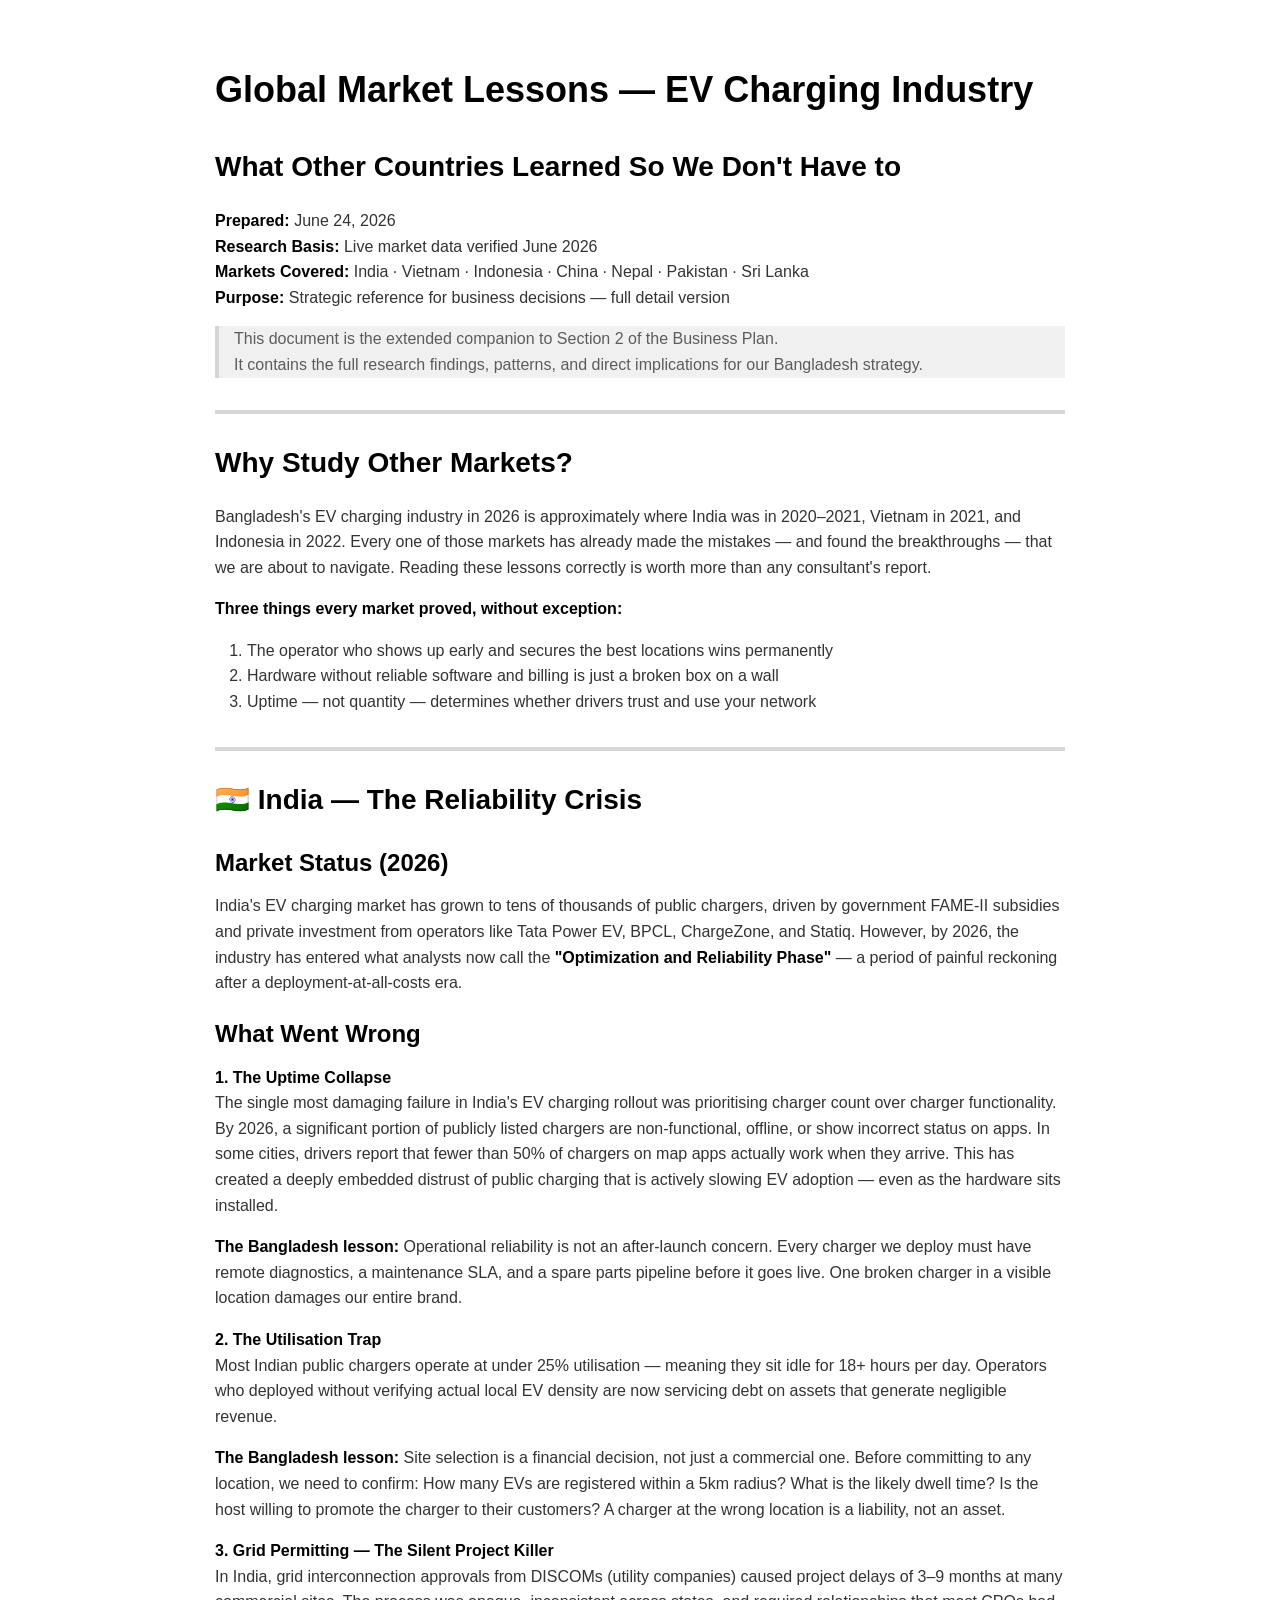
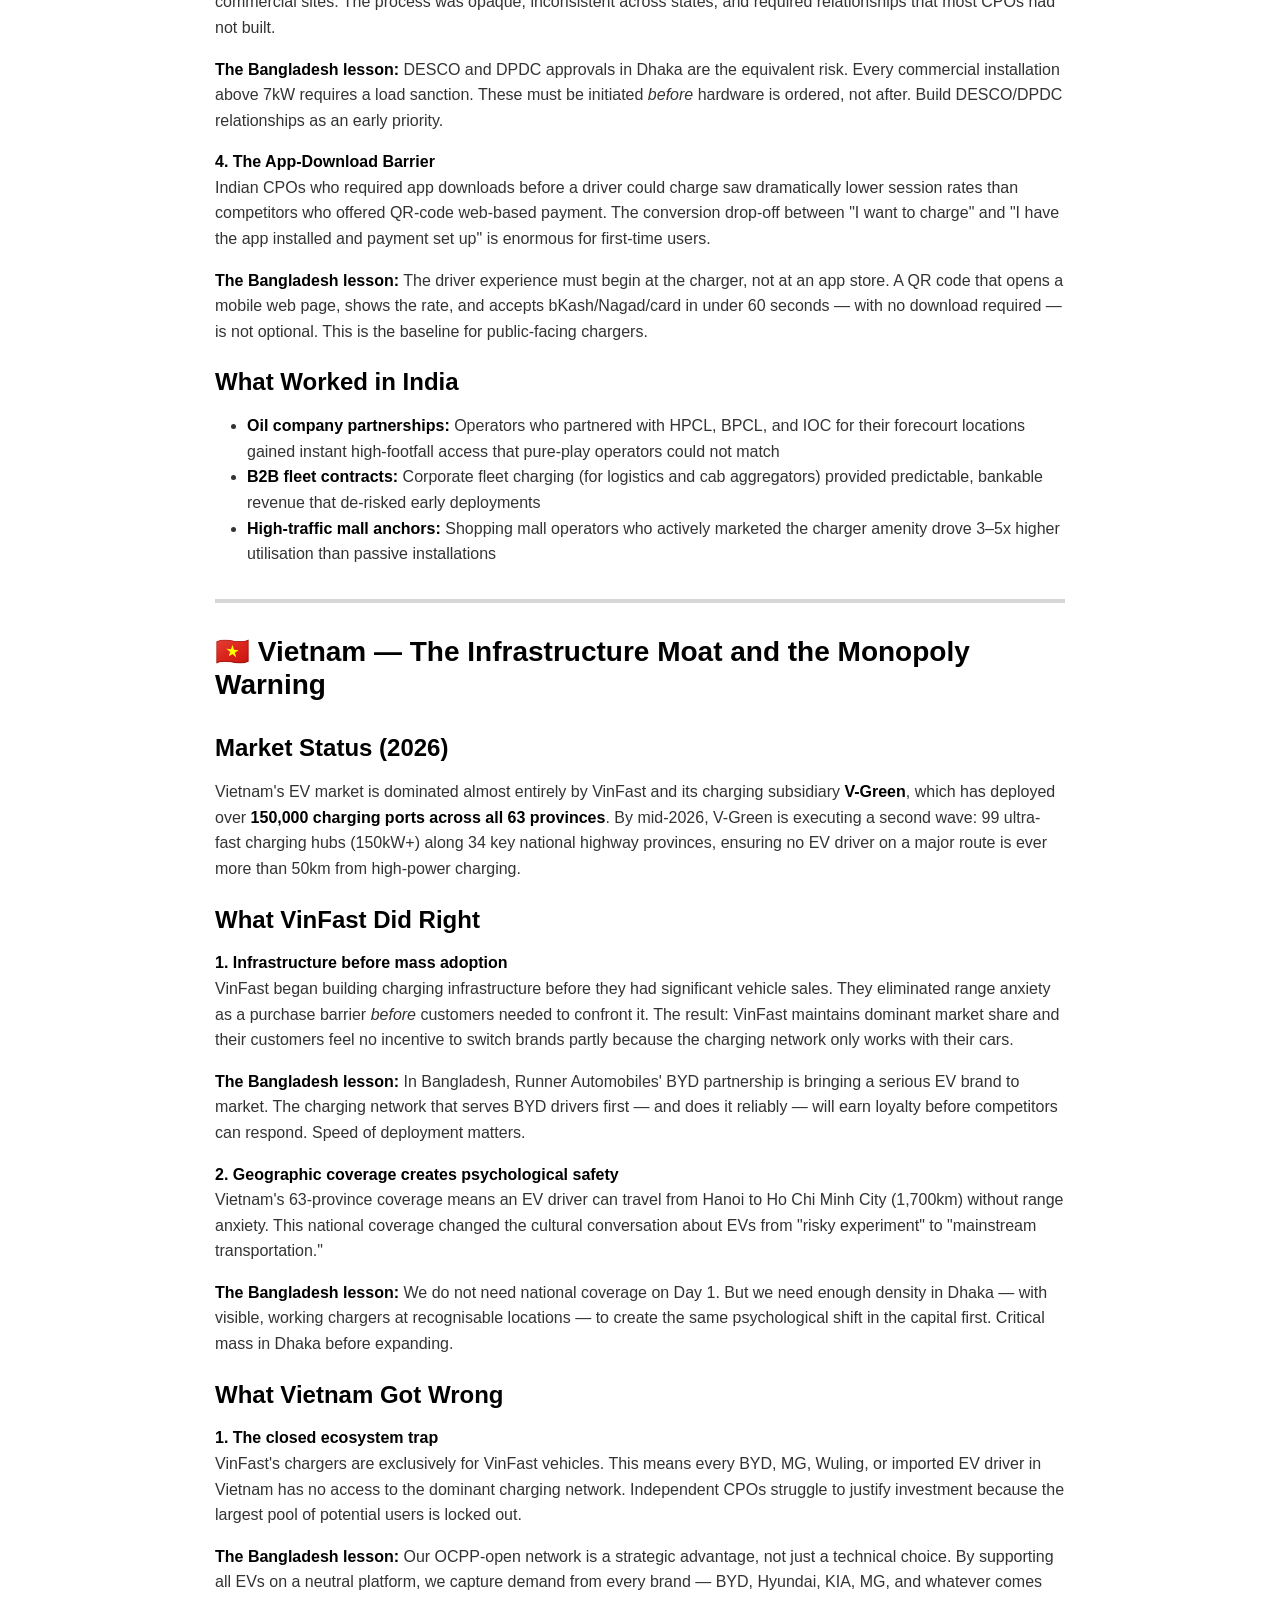
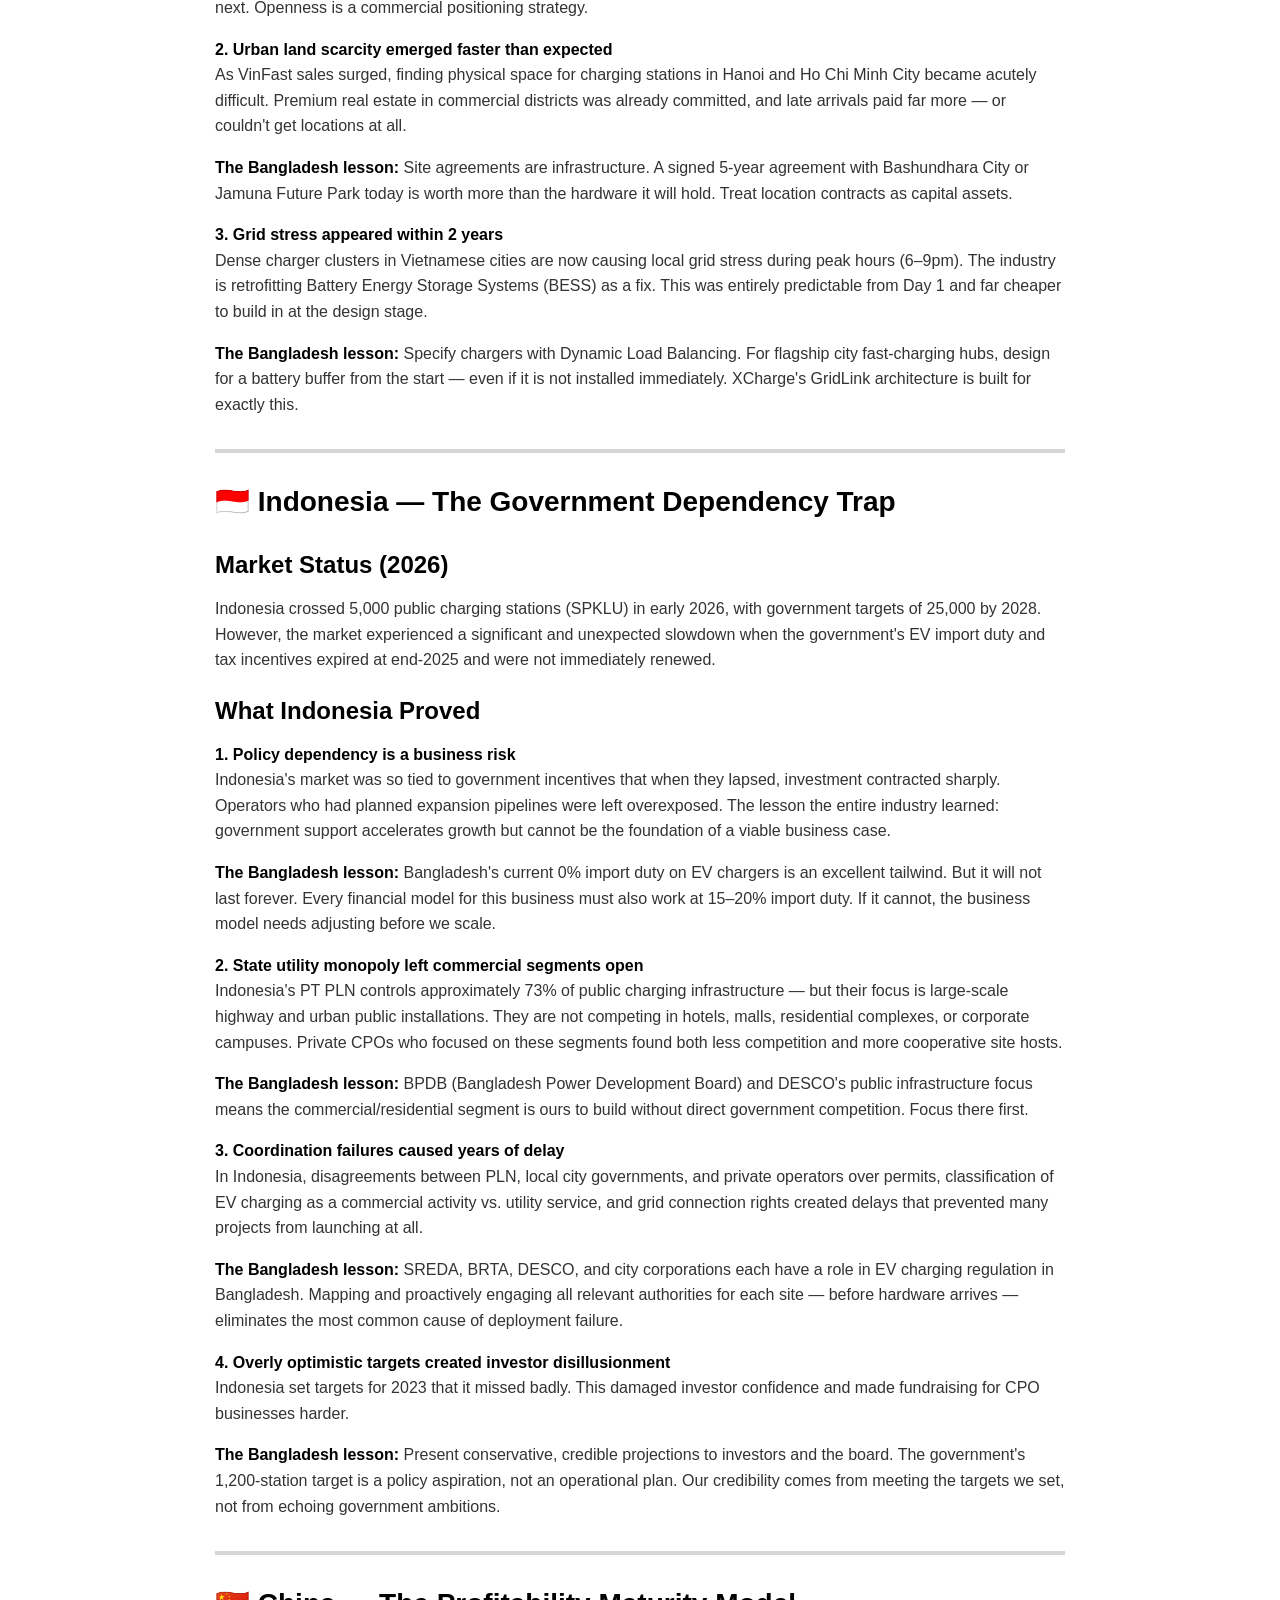
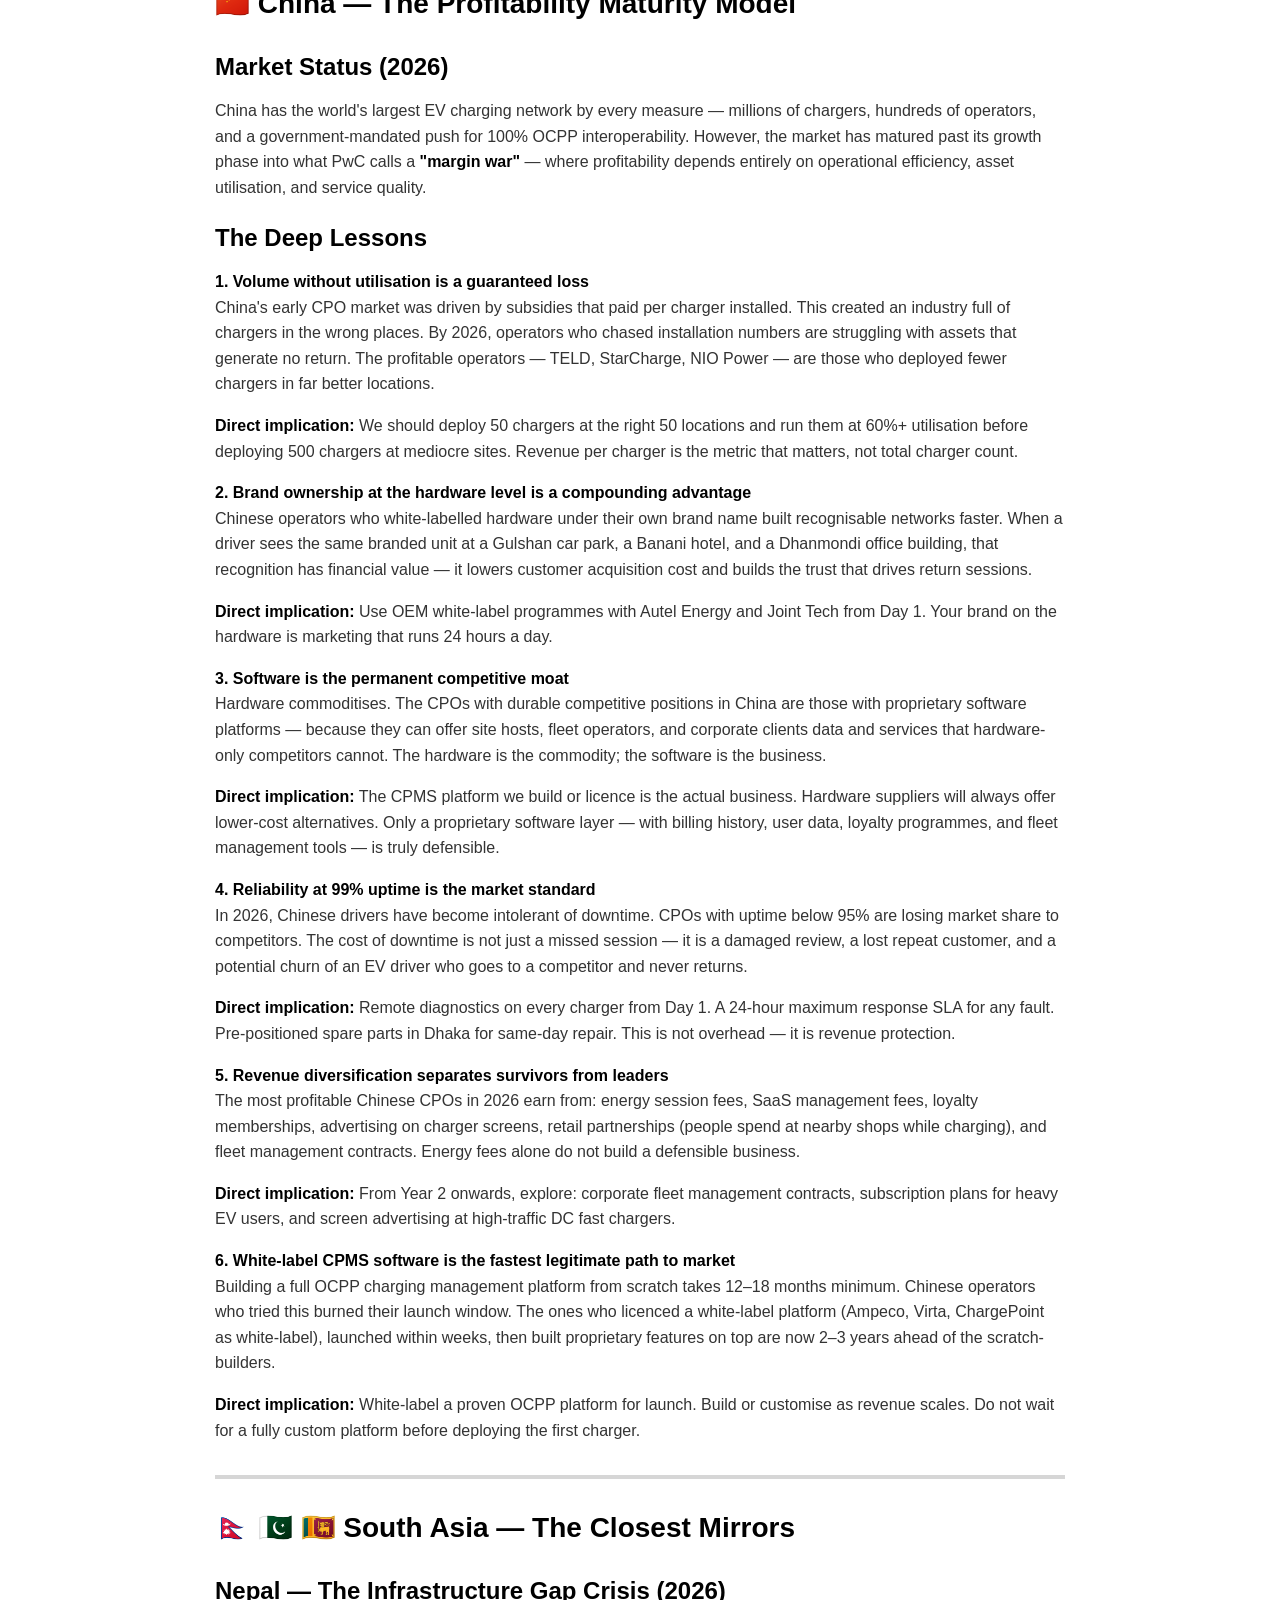
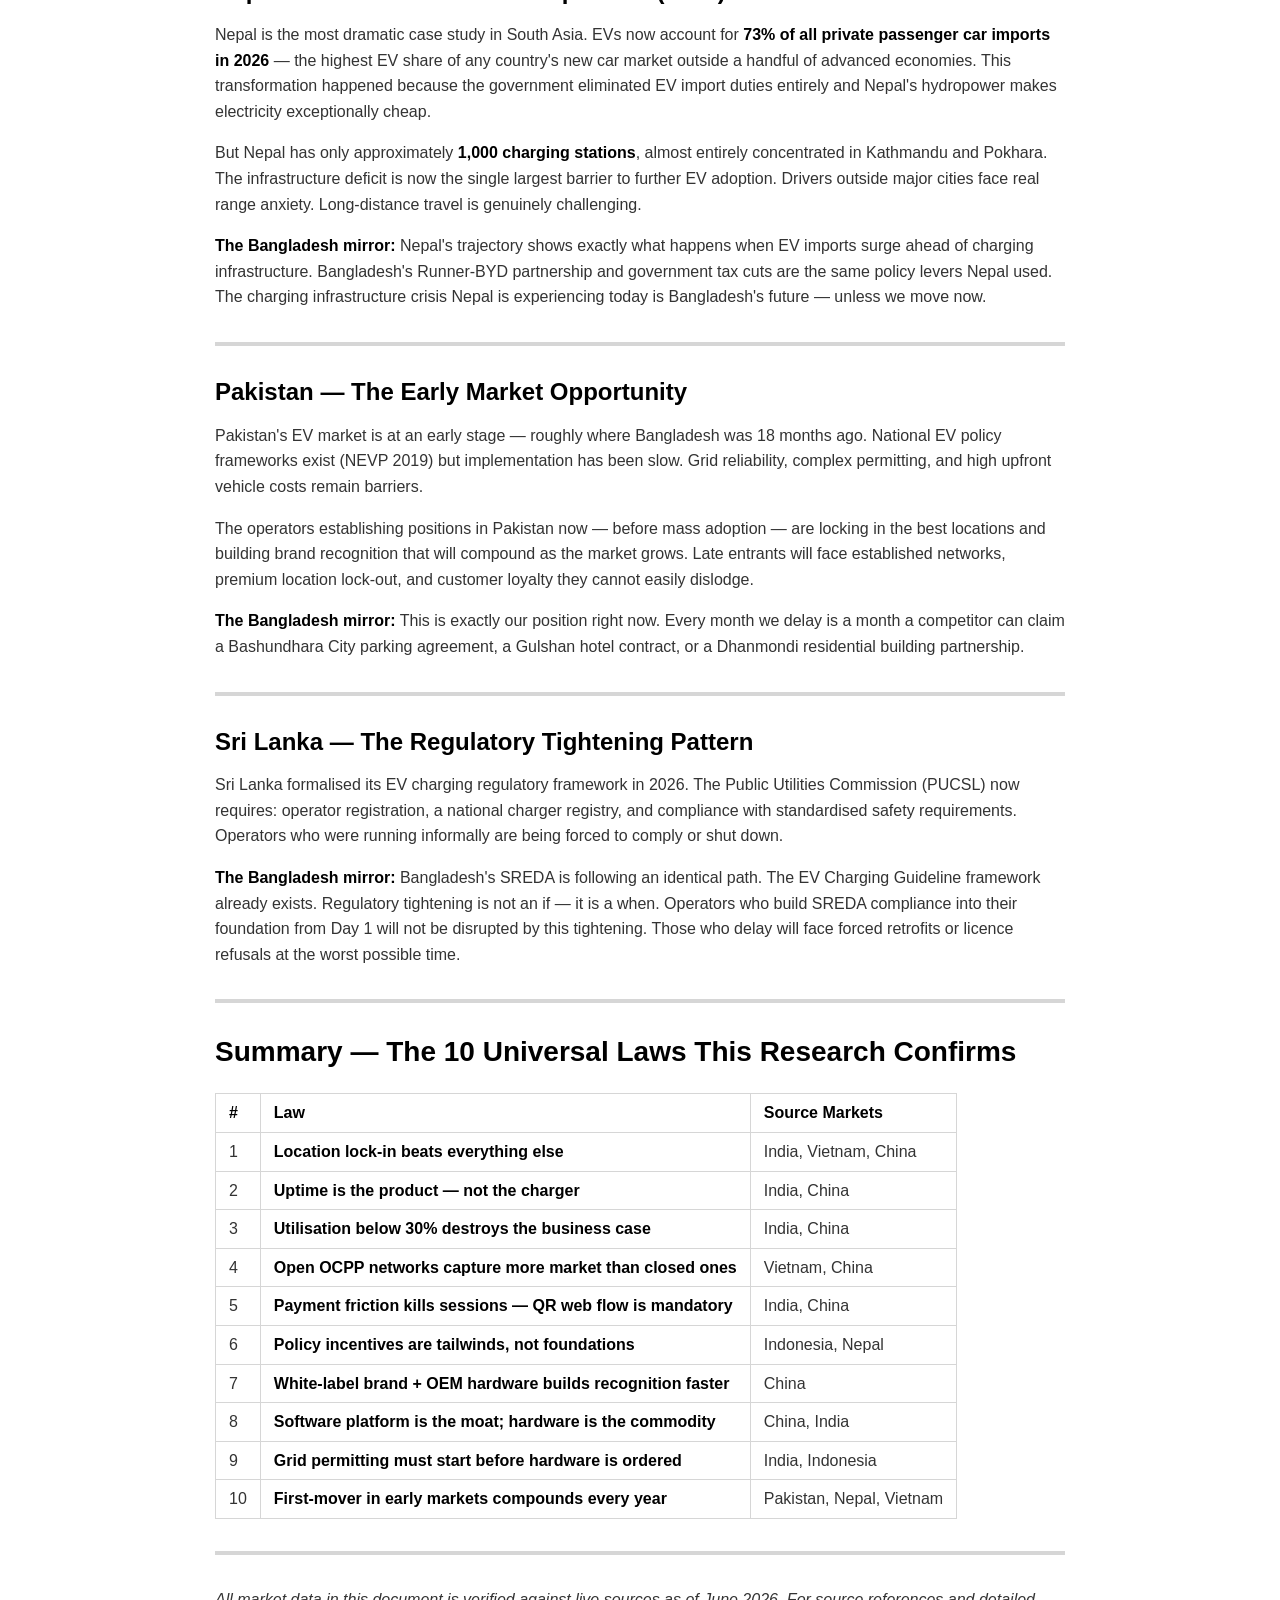
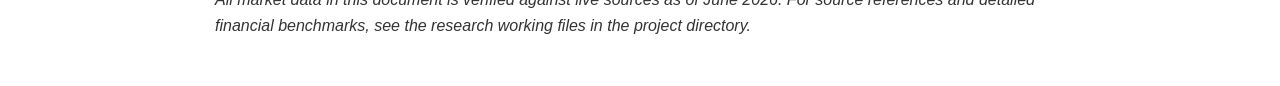
<file: Office-Ready/03_Global_Market_Lessons.html>
<!DOCTYPE html><html><head>
      <title>03_Global_Market_Lessons</title>
      <meta charset="utf-8">
      <meta name="viewport" content="width=device-width, initial-scale=1.0">
      
      <link rel="stylesheet" href="file:///c:\Users\Izhaan\.antigravity-ide\extensions\shd101wyy.markdown-preview-enhanced-0.8.30-universal\crossnote\dependencies\katex\katex.min.css">
      
      
      
      
      
      
      
      <style>
      code[class*=language-],pre[class*=language-]{color:#333;background:0 0;font-family:Consolas,"Liberation Mono",Menlo,Courier,monospace;text-align:left;white-space:pre;word-spacing:normal;word-break:normal;word-wrap:normal;line-height:1.4;-moz-tab-size:8;-o-tab-size:8;tab-size:8;-webkit-hyphens:none;-moz-hyphens:none;-ms-hyphens:none;hyphens:none}pre[class*=language-]{padding:.8em;overflow:auto;border-radius:3px;background:#f5f5f5}:not(pre)>code[class*=language-]{padding:.1em;border-radius:.3em;white-space:normal;background:#f5f5f5}.token.blockquote,.token.comment{color:#969896}.token.cdata{color:#183691}.token.doctype,.token.macro.property,.token.punctuation,.token.variable{color:#333}.token.builtin,.token.important,.token.keyword,.token.operator,.token.rule{color:#a71d5d}.token.attr-value,.token.regex,.token.string,.token.url{color:#183691}.token.atrule,.token.boolean,.token.code,.token.command,.token.constant,.token.entity,.token.number,.token.property,.token.symbol{color:#0086b3}.token.prolog,.token.selector,.token.tag{color:#63a35c}.token.attr-name,.token.class,.token.class-name,.token.function,.token.id,.token.namespace,.token.pseudo-class,.token.pseudo-element,.token.url-reference .token.variable{color:#795da3}.token.entity{cursor:help}.token.title,.token.title .token.punctuation{font-weight:700;color:#1d3e81}.token.list{color:#ed6a43}.token.inserted{background-color:#eaffea;color:#55a532}.token.deleted{background-color:#ffecec;color:#bd2c00}.token.bold{font-weight:700}.token.italic{font-style:italic}.language-json .token.property{color:#183691}.language-markup .token.tag .token.punctuation{color:#333}.language-css .token.function,code.language-css{color:#0086b3}.language-yaml .token.atrule{color:#63a35c}code.language-yaml{color:#183691}.language-ruby .token.function{color:#333}.language-markdown .token.url{color:#795da3}.language-makefile .token.symbol{color:#795da3}.language-makefile .token.variable{color:#183691}.language-makefile .token.builtin{color:#0086b3}.language-bash .token.keyword{color:#0086b3}pre[data-line]{position:relative;padding:1em 0 1em 3em}pre[data-line] .line-highlight-wrapper{position:absolute;top:0;left:0;background-color:transparent;display:block;width:100%}pre[data-line] .line-highlight{position:absolute;left:0;right:0;padding:inherit 0;margin-top:1em;background:hsla(24,20%,50%,.08);background:linear-gradient(to right,hsla(24,20%,50%,.1) 70%,hsla(24,20%,50%,0));pointer-events:none;line-height:inherit;white-space:pre}pre[data-line] .line-highlight:before,pre[data-line] .line-highlight[data-end]:after{content:attr(data-start);position:absolute;top:.4em;left:.6em;min-width:1em;padding:0 .5em;background-color:hsla(24,20%,50%,.4);color:#f4f1ef;font:bold 65%/1.5 sans-serif;text-align:center;vertical-align:.3em;border-radius:999px;text-shadow:none;box-shadow:0 1px #fff}pre[data-line] .line-highlight[data-end]:after{content:attr(data-end);top:auto;bottom:.4em}html body{font-family:'Helvetica Neue',Helvetica,'Segoe UI',Arial,freesans,sans-serif;font-size:16px;line-height:1.6;color:#333;background-color:#fff;overflow:initial;box-sizing:border-box;word-wrap:break-word}html body>:first-child{margin-top:0}html body h1,html body h2,html body h3,html body h4,html body h5,html body h6{line-height:1.2;margin-top:1em;margin-bottom:16px;color:#000}html body h1{font-size:2.25em;font-weight:300;padding-bottom:.3em}html body h2{font-size:1.75em;font-weight:400;padding-bottom:.3em}html body h3{font-size:1.5em;font-weight:500}html body h4{font-size:1.25em;font-weight:600}html body h5{font-size:1.1em;font-weight:600}html body h6{font-size:1em;font-weight:600}html body h1,html body h2,html body h3,html body h4,html body h5{font-weight:600}html body h5{font-size:1em}html body h6{color:#5c5c5c}html body strong{color:#000}html body del{color:#5c5c5c}html body a:not([href]){color:inherit;text-decoration:none}html body a{color:#08c;text-decoration:none}html body a:hover{color:#00a3f5;text-decoration:none}html body img{max-width:100%}html body>p{margin-top:0;margin-bottom:16px;word-wrap:break-word}html body>ol,html body>ul{margin-bottom:16px}html body ol,html body ul{padding-left:2em}html body ol.no-list,html body ul.no-list{padding:0;list-style-type:none}html body ol ol,html body ol ul,html body ul ol,html body ul ul{margin-top:0;margin-bottom:0}html body li{margin-bottom:0}html body li.task-list-item{list-style:none}html body li>p{margin-top:0;margin-bottom:0}html body .task-list-item-checkbox{margin:0 .2em .25em -1.8em;vertical-align:middle}html body .task-list-item-checkbox:hover{cursor:pointer}html body blockquote{margin:16px 0;font-size:inherit;padding:0 15px;color:#5c5c5c;background-color:#f0f0f0;border-left:4px solid #d6d6d6}html body blockquote>:first-child{margin-top:0}html body blockquote>:last-child{margin-bottom:0}html body hr{height:4px;margin:32px 0;background-color:#d6d6d6;border:0 none}html body table{margin:10px 0 15px 0;border-collapse:collapse;border-spacing:0;display:block;width:100%;overflow:auto;word-break:normal;word-break:keep-all}html body table th{font-weight:700;color:#000}html body table td,html body table th{border:1px solid #d6d6d6;padding:6px 13px}html body dl{padding:0}html body dl dt{padding:0;margin-top:16px;font-size:1em;font-style:italic;font-weight:700}html body dl dd{padding:0 16px;margin-bottom:16px}html body code{font-family:Menlo,Monaco,Consolas,'Courier New',monospace;font-size:.85em;color:#000;background-color:#f0f0f0;border-radius:3px;padding:.2em 0}html body code::after,html body code::before{letter-spacing:-.2em;content:'\00a0'}html body pre>code{padding:0;margin:0;word-break:normal;white-space:pre;background:0 0;border:0}html body .highlight{margin-bottom:16px}html body .highlight pre,html body pre{padding:1em;overflow:auto;line-height:1.45;border:#d6d6d6;border-radius:3px}html body .highlight pre{margin-bottom:0;word-break:normal}html body pre code,html body pre tt{display:inline;max-width:initial;padding:0;margin:0;overflow:initial;line-height:inherit;word-wrap:normal;background-color:transparent;border:0}html body pre code:after,html body pre code:before,html body pre tt:after,html body pre tt:before{content:normal}html body blockquote,html body dl,html body ol,html body p,html body pre,html body ul{margin-top:0;margin-bottom:16px}html body kbd{color:#000;border:1px solid #d6d6d6;border-bottom:2px solid #c7c7c7;padding:2px 4px;background-color:#f0f0f0;border-radius:3px}@media print{html body{background-color:#fff}html body h1,html body h2,html body h3,html body h4,html body h5,html body h6{color:#000;page-break-after:avoid}html body blockquote{color:#5c5c5c}html body pre{page-break-inside:avoid}html body table{display:table}html body img{display:block;max-width:100%;max-height:100%}html body code,html body pre{word-wrap:break-word;white-space:pre}}.markdown-preview{width:100%;height:100%;box-sizing:border-box}.markdown-preview ul{list-style:disc}.markdown-preview ul ul{list-style:circle}.markdown-preview ul ul ul{list-style:square}.markdown-preview ol{list-style:decimal}.markdown-preview ol ol,.markdown-preview ul ol{list-style-type:lower-roman}.markdown-preview ol ol ol,.markdown-preview ol ul ol,.markdown-preview ul ol ol,.markdown-preview ul ul ol{list-style-type:lower-alpha}.markdown-preview .newpage,.markdown-preview .pagebreak{page-break-before:always}.markdown-preview pre.line-numbers{position:relative;padding-left:3.8em;counter-reset:linenumber}.markdown-preview pre.line-numbers>code{position:relative}.markdown-preview pre.line-numbers .line-numbers-rows{position:absolute;pointer-events:none;top:1em;font-size:100%;left:0;width:3em;letter-spacing:-1px;border-right:1px solid #999;-webkit-user-select:none;-moz-user-select:none;-ms-user-select:none;user-select:none}.markdown-preview pre.line-numbers .line-numbers-rows>span{pointer-events:none;display:block;counter-increment:linenumber}.markdown-preview pre.line-numbers .line-numbers-rows>span:before{content:counter(linenumber);color:#999;display:block;padding-right:.8em;text-align:right}.markdown-preview .mathjax-exps .MathJax_Display{text-align:center!important}.markdown-preview:not([data-for=preview]) .code-chunk .code-chunk-btn-group{display:none}.markdown-preview:not([data-for=preview]) .code-chunk .status{display:none}.markdown-preview:not([data-for=preview]) .code-chunk .output-div{margin-bottom:16px}.markdown-preview .md-toc{padding:0}.markdown-preview .md-toc .md-toc-details{margin:0;padding:0;border:none}.markdown-preview .md-toc summary.md-toc-link-wrapper{cursor:pointer;list-style-position:outside}.markdown-preview .md-toc summary.md-toc-link-wrapper::marker{font-size:.85em}.markdown-preview .md-toc .md-toc-link-wrapper .md-toc-link{display:inline;padding:.25rem 0}.markdown-preview .md-toc .md-toc-link-wrapper .md-toc-link div,.markdown-preview .md-toc .md-toc-link-wrapper .md-toc-link p{display:inline}.markdown-preview .md-toc .md-toc-link-wrapper.highlighted .md-toc-link{font-weight:800}.markdown-preview .md-toc .md-toc-link-wrapper[data-level='0']{margin-left:12px}.markdown-preview .md-toc .md-toc-link-wrapper[data-level='1']{margin-left:28px}.markdown-preview .md-toc .md-toc-link-wrapper[data-level='2']{margin-left:44px}.markdown-preview .md-toc .md-toc-link-wrapper[data-level='3']{margin-left:60px}.markdown-preview .md-toc .md-toc-link-wrapper[data-level='4']{margin-left:76px}.markdown-preview .md-toc .md-toc-link-wrapper[data-level='5']{margin-left:80px}.markdown-preview a.tag,.markdown-preview a.tag:active,.markdown-preview a.tag:link,.markdown-preview a.tag:visited,.markdown-preview span.tag:not(.token){display:inline-block;background-color:var(--vscode-badge-background,rgba(127,127,127,.18));color:var(--vscode-badge-foreground,currentColor);border-radius:2em;font-size:.85em;font-weight:500;padding:.05em .55em;line-height:1.5;white-space:nowrap;text-decoration:none;text-shadow:none;box-shadow:none;transition:background-color .12s ease,opacity .12s ease}.markdown-preview a.tag{cursor:pointer}.markdown-preview a.tag:focus,.markdown-preview a.tag:hover{background-color:var(--vscode-badge-background,rgba(127,127,127,.32));color:var(--vscode-badge-foreground,currentColor);opacity:.85;text-decoration:none;outline:0}.markdown-preview .wikilink-embed-content{border-left:3px solid var(--vscode-textBlockQuote-border,rgba(128,128,128,.3));background:var(--vscode-textBlockQuote-background,rgba(128,128,128,.05));margin:.5em 0;padding:.5em .75em;border-radius:0 3px 3px 0}.markdown-preview .wikilink-embed-content.wikilink-embed-error{border-left-color:var(--vscode-errorForeground,#cf222e);color:var(--vscode-errorForeground,#cf222e);font-style:italic;opacity:.8}.markdown-preview .wikilink-embed-content h1:first-child,.markdown-preview .wikilink-embed-content h2:first-child,.markdown-preview .wikilink-embed-content h3:first-child,.markdown-preview .wikilink-embed-content h4:first-child,.markdown-preview .wikilink-embed-content h5:first-child,.markdown-preview .wikilink-embed-content h6:first-child{margin-top:.25em}.markdown-preview .wikilink-embed-content .wikilink-embed-content{margin:.25em 0;padding:.25em .5em}.markdown-preview .block-id{display:none}.scrollbar-style::-webkit-scrollbar{width:8px}.scrollbar-style::-webkit-scrollbar-track{border-radius:10px;background-color:transparent}.scrollbar-style::-webkit-scrollbar-thumb{border-radius:5px;background-color:var(--vscode-scrollbarSlider-background,rgba(150,150,150,.66));border:4px solid var(--vscode-scrollbarSlider-background,rgba(150,150,150,.66));background-clip:content-box}.scrollbar-style::-webkit-scrollbar-thumb:hover{background-color:var(--vscode-scrollbarSlider-hoverBackground,rgba(120,120,120,.66))}html body[for=html-export]:not([data-presentation-mode]){position:relative;width:100%;height:100%;top:0;left:0;margin:0;padding:0;overflow:auto}html body[for=html-export]:not([data-presentation-mode]) .markdown-preview{position:relative;top:0;min-height:100vh}@media screen and (min-width:914px){html body[for=html-export]:not([data-presentation-mode]) .markdown-preview{padding:2em calc(50% - 457px + 2em)}}@media screen and (max-width:914px){html body[for=html-export]:not([data-presentation-mode]) .markdown-preview{padding:2em}}@media screen and (max-width:450px){html body[for=html-export]:not([data-presentation-mode]) .markdown-preview{font-size:14px!important;padding:1em}}@media print{html body[for=html-export]:not([data-presentation-mode]) #sidebar-toc-btn{display:none}}html body[for=html-export]:not([data-presentation-mode]) #sidebar-toc-btn{position:fixed;bottom:8px;left:8px;font-size:28px;cursor:pointer;color:inherit;z-index:99;width:32px;text-align:center;opacity:.4}html body[for=html-export]:not([data-presentation-mode])[html-show-sidebar-toc] #sidebar-toc-btn{opacity:1}html body[for=html-export]:not([data-presentation-mode])[html-show-sidebar-toc] .md-sidebar-toc{position:fixed;top:0;left:0;width:300px;height:100%;padding:32px 0 48px 0;font-size:14px;box-shadow:0 0 4px rgba(150,150,150,.33);box-sizing:border-box;overflow:auto;background-color:inherit}html body[for=html-export]:not([data-presentation-mode])[html-show-sidebar-toc] .md-sidebar-toc::-webkit-scrollbar{width:8px}html body[for=html-export]:not([data-presentation-mode])[html-show-sidebar-toc] .md-sidebar-toc::-webkit-scrollbar-track{border-radius:10px;background-color:transparent}html body[for=html-export]:not([data-presentation-mode])[html-show-sidebar-toc] .md-sidebar-toc::-webkit-scrollbar-thumb{border-radius:5px;background-color:var(--vscode-scrollbarSlider-background,rgba(150,150,150,.66));border:4px solid var(--vscode-scrollbarSlider-background,rgba(150,150,150,.66));background-clip:content-box}html body[for=html-export]:not([data-presentation-mode])[html-show-sidebar-toc] .md-sidebar-toc::-webkit-scrollbar-thumb:hover{background-color:var(--vscode-scrollbarSlider-hoverBackground,rgba(120,120,120,.66))}html body[for=html-export]:not([data-presentation-mode])[html-show-sidebar-toc] .md-sidebar-toc a{text-decoration:none}html body[for=html-export]:not([data-presentation-mode])[html-show-sidebar-toc] .md-sidebar-toc .md-toc{padding:0 16px}html body[for=html-export]:not([data-presentation-mode])[html-show-sidebar-toc] .md-sidebar-toc .md-toc .md-toc-details{margin:0;padding:0;border:none}html body[for=html-export]:not([data-presentation-mode])[html-show-sidebar-toc] .md-sidebar-toc .md-toc .md-toc-link-wrapper .md-toc-link{display:inline;padding:.25rem 0}html body[for=html-export]:not([data-presentation-mode])[html-show-sidebar-toc] .md-sidebar-toc .md-toc .md-toc-link-wrapper .md-toc-link div,html body[for=html-export]:not([data-presentation-mode])[html-show-sidebar-toc] .md-sidebar-toc .md-toc .md-toc-link-wrapper .md-toc-link p{display:inline}html body[for=html-export]:not([data-presentation-mode])[html-show-sidebar-toc] .md-sidebar-toc .md-toc .md-toc-link-wrapper.highlighted .md-toc-link{font-weight:800}html body[for=html-export]:not([data-presentation-mode])[html-show-sidebar-toc] .md-sidebar-toc .md-toc .md-toc-link-wrapper[data-level='0']{padding-left:0}html body[for=html-export]:not([data-presentation-mode])[html-show-sidebar-toc] .md-sidebar-toc .md-toc .md-toc-link-wrapper[data-level='1']{padding-left:16px}html body[for=html-export]:not([data-presentation-mode])[html-show-sidebar-toc] .md-sidebar-toc .md-toc .md-toc-link-wrapper[data-level='2']{padding-left:32px}html body[for=html-export]:not([data-presentation-mode])[html-show-sidebar-toc] .md-sidebar-toc .md-toc .md-toc-link-wrapper[data-level='3']{padding-left:48px}html body[for=html-export]:not([data-presentation-mode])[html-show-sidebar-toc] .md-sidebar-toc .md-toc .md-toc-link-wrapper[data-level='4']{padding-left:64px}html body[for=html-export]:not([data-presentation-mode])[html-show-sidebar-toc] .md-sidebar-toc .md-toc .md-toc-link-wrapper[data-level='5']{padding-left:80px}html body[for=html-export]:not([data-presentation-mode])[html-show-sidebar-toc] .markdown-preview{left:300px;width:calc(100% - 300px);padding:2em calc(50% - 457px - 300px / 2);margin:0;box-sizing:border-box}@media screen and (max-width:1274px){html body[for=html-export]:not([data-presentation-mode])[html-show-sidebar-toc] .markdown-preview{padding:2em}}@media screen and (max-width:450px){html body[for=html-export]:not([data-presentation-mode])[html-show-sidebar-toc] .markdown-preview{width:100%}}html body[for=html-export]:not([data-presentation-mode]):not([html-show-sidebar-toc]) .markdown-preview{left:50%;transform:translateX(-50%)}html body[for=html-export]:not([data-presentation-mode]):not([html-show-sidebar-toc]) .md-sidebar-toc{display:none}
/* Please visit the URL below for more information: */
/*   https://shd101wyy.github.io/markdown-preview-enhanced/#/customize-css */

      </style>
      <!-- The content below will be included at the end of the <head> element. -->
<script type="text/javascript">
  document.addEventListener("DOMContentLoaded", function () {
    // your code here
  });
</script>
    </head>
    <body for="html-export">
      <div class="crossnote markdown-preview  ">
      
<h1 id="global-market-lessons--ev-charging-industry">Global Market Lessons — EV Charging Industry </h1>
<h2 id="what-other-countries-learned-so-we-dont-have-to">What Other Countries Learned So We Don't Have to </h2>
<p><strong>Prepared:</strong> June 24, 2026<br>
<strong>Research Basis:</strong> Live market data verified June 2026<br>
<strong>Markets Covered:</strong> India · Vietnam · Indonesia · China · Nepal · Pakistan · Sri Lanka<br>
<strong>Purpose:</strong> Strategic reference for business decisions — full detail version</p>
<blockquote>
<p>This document is the extended companion to Section 2 of the Business Plan.<br>
It contains the full research findings, patterns, and direct implications for our Bangladesh strategy.</p>
</blockquote>
<hr>
<h2 id="why-study-other-markets">Why Study Other Markets? </h2>
<p>Bangladesh's EV charging industry in 2026 is approximately where India was in 2020–2021, Vietnam in 2021, and Indonesia in 2022. Every one of those markets has already made the mistakes — and found the breakthroughs — that we are about to navigate. Reading these lessons correctly is worth more than any consultant's report.</p>
<p><strong>Three things every market proved, without exception:</strong></p>
<ol>
<li>The operator who shows up early and secures the best locations wins permanently</li>
<li>Hardware without reliable software and billing is just a broken box on a wall</li>
<li>Uptime — not quantity — determines whether drivers trust and use your network</li>
</ol>
<hr>
<h2 id="-india--the-reliability-crisis">🇮🇳 India — The Reliability Crisis </h2>
<h3 id="market-status-2026">Market Status (2026) </h3>
<p>India's EV charging market has grown to tens of thousands of public chargers, driven by government FAME-II subsidies and private investment from operators like Tata Power EV, BPCL, ChargeZone, and Statiq. However, by 2026, the industry has entered what analysts now call the <strong>"Optimization and Reliability Phase"</strong> — a period of painful reckoning after a deployment-at-all-costs era.</p>
<h3 id="what-went-wrong">What Went Wrong </h3>
<p><strong>1. The Uptime Collapse</strong><br>
The single most damaging failure in India's EV charging rollout was prioritising charger count over charger functionality. By 2026, a significant portion of publicly listed chargers are non-functional, offline, or show incorrect status on apps. In some cities, drivers report that fewer than 50% of chargers on map apps actually work when they arrive. This has created a deeply embedded distrust of public charging that is actively slowing EV adoption — even as the hardware sits installed.</p>
<p><strong>The Bangladesh lesson:</strong> Operational reliability is not an after-launch concern. Every charger we deploy must have remote diagnostics, a maintenance SLA, and a spare parts pipeline before it goes live. One broken charger in a visible location damages our entire brand.</p>
<p><strong>2. The Utilisation Trap</strong><br>
Most Indian public chargers operate at under 25% utilisation — meaning they sit idle for 18+ hours per day. Operators who deployed without verifying actual local EV density are now servicing debt on assets that generate negligible revenue.</p>
<p><strong>The Bangladesh lesson:</strong> Site selection is a financial decision, not just a commercial one. Before committing to any location, we need to confirm: How many EVs are registered within a 5km radius? What is the likely dwell time? Is the host willing to promote the charger to their customers? A charger at the wrong location is a liability, not an asset.</p>
<p><strong>3. Grid Permitting — The Silent Project Killer</strong><br>
In India, grid interconnection approvals from DISCOMs (utility companies) caused project delays of 3–9 months at many commercial sites. The process was opaque, inconsistent across states, and required relationships that most CPOs had not built.</p>
<p><strong>The Bangladesh lesson:</strong> DESCO and DPDC approvals in Dhaka are the equivalent risk. Every commercial installation above 7kW requires a load sanction. These must be initiated <em>before</em> hardware is ordered, not after. Build DESCO/DPDC relationships as an early priority.</p>
<p><strong>4. The App-Download Barrier</strong><br>
Indian CPOs who required app downloads before a driver could charge saw dramatically lower session rates than competitors who offered QR-code web-based payment. The conversion drop-off between "I want to charge" and "I have the app installed and payment set up" is enormous for first-time users.</p>
<p><strong>The Bangladesh lesson:</strong> The driver experience must begin at the charger, not at an app store. A QR code that opens a mobile web page, shows the rate, and accepts bKash/Nagad/card in under 60 seconds — with no download required — is not optional. This is the baseline for public-facing chargers.</p>
<h3 id="what-worked-in-india">What Worked in India </h3>
<ul>
<li><strong>Oil company partnerships:</strong> Operators who partnered with HPCL, BPCL, and IOC for their forecourt locations gained instant high-footfall access that pure-play operators could not match</li>
<li><strong>B2B fleet contracts:</strong> Corporate fleet charging (for logistics and cab aggregators) provided predictable, bankable revenue that de-risked early deployments</li>
<li><strong>High-traffic mall anchors:</strong> Shopping mall operators who actively marketed the charger amenity drove 3–5x higher utilisation than passive installations</li>
</ul>
<hr>
<h2 id="-vietnam--the-infrastructure-moat-and-the-monopoly-warning">🇻🇳 Vietnam — The Infrastructure Moat and the Monopoly Warning </h2>
<h3 id="market-status-2026-1">Market Status (2026) </h3>
<p>Vietnam's EV market is dominated almost entirely by VinFast and its charging subsidiary <strong>V-Green</strong>, which has deployed over <strong>150,000 charging ports across all 63 provinces</strong>. By mid-2026, V-Green is executing a second wave: 99 ultra-fast charging hubs (150kW+) along 34 key national highway provinces, ensuring no EV driver on a major route is ever more than 50km from high-power charging.</p>
<h3 id="what-vinfast-did-right">What VinFast Did Right </h3>
<p><strong>1. Infrastructure before mass adoption</strong><br>
VinFast began building charging infrastructure before they had significant vehicle sales. They eliminated range anxiety as a purchase barrier <em>before</em> customers needed to confront it. The result: VinFast maintains dominant market share and their customers feel no incentive to switch brands partly because the charging network only works with their cars.</p>
<p><strong>The Bangladesh lesson:</strong> In Bangladesh, Runner Automobiles' BYD partnership is bringing a serious EV brand to market. The charging network that serves BYD drivers first — and does it reliably — will earn loyalty before competitors can respond. Speed of deployment matters.</p>
<p><strong>2. Geographic coverage creates psychological safety</strong><br>
Vietnam's 63-province coverage means an EV driver can travel from Hanoi to Ho Chi Minh City (1,700km) without range anxiety. This national coverage changed the cultural conversation about EVs from "risky experiment" to "mainstream transportation."</p>
<p><strong>The Bangladesh lesson:</strong> We do not need national coverage on Day 1. But we need enough density in Dhaka — with visible, working chargers at recognisable locations — to create the same psychological shift in the capital first. Critical mass in Dhaka before expanding.</p>
<h3 id="what-vietnam-got-wrong">What Vietnam Got Wrong </h3>
<p><strong>1. The closed ecosystem trap</strong><br>
VinFast's chargers are exclusively for VinFast vehicles. This means every BYD, MG, Wuling, or imported EV driver in Vietnam has no access to the dominant charging network. Independent CPOs struggle to justify investment because the largest pool of potential users is locked out.</p>
<p><strong>The Bangladesh lesson:</strong> Our OCPP-open network is a strategic advantage, not just a technical choice. By supporting all EVs on a neutral platform, we capture demand from every brand — BYD, Hyundai, KIA, MG, and whatever comes next. Openness is a commercial positioning strategy.</p>
<p><strong>2. Urban land scarcity emerged faster than expected</strong><br>
As VinFast sales surged, finding physical space for charging stations in Hanoi and Ho Chi Minh City became acutely difficult. Premium real estate in commercial districts was already committed, and late arrivals paid far more — or couldn't get locations at all.</p>
<p><strong>The Bangladesh lesson:</strong> Site agreements are infrastructure. A signed 5-year agreement with Bashundhara City or Jamuna Future Park today is worth more than the hardware it will hold. Treat location contracts as capital assets.</p>
<p><strong>3. Grid stress appeared within 2 years</strong><br>
Dense charger clusters in Vietnamese cities are now causing local grid stress during peak hours (6–9pm). The industry is retrofitting Battery Energy Storage Systems (BESS) as a fix. This was entirely predictable from Day 1 and far cheaper to build in at the design stage.</p>
<p><strong>The Bangladesh lesson:</strong> Specify chargers with Dynamic Load Balancing. For flagship city fast-charging hubs, design for a battery buffer from the start — even if it is not installed immediately. XCharge's GridLink architecture is built for exactly this.</p>
<hr>
<h2 id="-indonesia--the-government-dependency-trap">🇮🇩 Indonesia — The Government Dependency Trap </h2>
<h3 id="market-status-2026-2">Market Status (2026) </h3>
<p>Indonesia crossed 5,000 public charging stations (SPKLU) in early 2026, with government targets of 25,000 by 2028. However, the market experienced a significant and unexpected slowdown when the government's EV import duty and tax incentives expired at end-2025 and were not immediately renewed.</p>
<h3 id="what-indonesia-proved">What Indonesia Proved </h3>
<p><strong>1. Policy dependency is a business risk</strong><br>
Indonesia's market was so tied to government incentives that when they lapsed, investment contracted sharply. Operators who had planned expansion pipelines were left overexposed. The lesson the entire industry learned: government support accelerates growth but cannot be the foundation of a viable business case.</p>
<p><strong>The Bangladesh lesson:</strong> Bangladesh's current 0% import duty on EV chargers is an excellent tailwind. But it will not last forever. Every financial model for this business must also work at 15–20% import duty. If it cannot, the business model needs adjusting before we scale.</p>
<p><strong>2. State utility monopoly left commercial segments open</strong><br>
Indonesia's PT PLN controls approximately 73% of public charging infrastructure — but their focus is large-scale highway and urban public installations. They are not competing in hotels, malls, residential complexes, or corporate campuses. Private CPOs who focused on these segments found both less competition and more cooperative site hosts.</p>
<p><strong>The Bangladesh lesson:</strong> BPDB (Bangladesh Power Development Board) and DESCO's public infrastructure focus means the commercial/residential segment is ours to build without direct government competition. Focus there first.</p>
<p><strong>3. Coordination failures caused years of delay</strong><br>
In Indonesia, disagreements between PLN, local city governments, and private operators over permits, classification of EV charging as a commercial activity vs. utility service, and grid connection rights created delays that prevented many projects from launching at all.</p>
<p><strong>The Bangladesh lesson:</strong> SREDA, BRTA, DESCO, and city corporations each have a role in EV charging regulation in Bangladesh. Mapping and proactively engaging all relevant authorities for each site — before hardware arrives — eliminates the most common cause of deployment failure.</p>
<p><strong>4. Overly optimistic targets created investor disillusionment</strong><br>
Indonesia set targets for 2023 that it missed badly. This damaged investor confidence and made fundraising for CPO businesses harder.</p>
<p><strong>The Bangladesh lesson:</strong> Present conservative, credible projections to investors and the board. The government's 1,200-station target is a policy aspiration, not an operational plan. Our credibility comes from meeting the targets we set, not from echoing government ambitions.</p>
<hr>
<h2 id="-china--the-profitability-maturity-model">🇨🇳 China — The Profitability Maturity Model </h2>
<h3 id="market-status-2026-3">Market Status (2026) </h3>
<p>China has the world's largest EV charging network by every measure — millions of chargers, hundreds of operators, and a government-mandated push for 100% OCPP interoperability. However, the market has matured past its growth phase into what PwC calls a <strong>"margin war"</strong> — where profitability depends entirely on operational efficiency, asset utilisation, and service quality.</p>
<h3 id="the-deep-lessons">The Deep Lessons </h3>
<p><strong>1. Volume without utilisation is a guaranteed loss</strong><br>
China's early CPO market was driven by subsidies that paid per charger installed. This created an industry full of chargers in the wrong places. By 2026, operators who chased installation numbers are struggling with assets that generate no return. The profitable operators — TELD, StarCharge, NIO Power — are those who deployed fewer chargers in far better locations.</p>
<p><strong>Direct implication:</strong> We should deploy 50 chargers at the right 50 locations and run them at 60%+ utilisation before deploying 500 chargers at mediocre sites. Revenue per charger is the metric that matters, not total charger count.</p>
<p><strong>2. Brand ownership at the hardware level is a compounding advantage</strong><br>
Chinese operators who white-labelled hardware under their own brand name built recognisable networks faster. When a driver sees the same branded unit at a Gulshan car park, a Banani hotel, and a Dhanmondi office building, that recognition has financial value — it lowers customer acquisition cost and builds the trust that drives return sessions.</p>
<p><strong>Direct implication:</strong> Use OEM white-label programmes with Autel Energy and Joint Tech from Day 1. Your brand on the hardware is marketing that runs 24 hours a day.</p>
<p><strong>3. Software is the permanent competitive moat</strong><br>
Hardware commoditises. The CPOs with durable competitive positions in China are those with proprietary software platforms — because they can offer site hosts, fleet operators, and corporate clients data and services that hardware-only competitors cannot. The hardware is the commodity; the software is the business.</p>
<p><strong>Direct implication:</strong> The CPMS platform we build or licence is the actual business. Hardware suppliers will always offer lower-cost alternatives. Only a proprietary software layer — with billing history, user data, loyalty programmes, and fleet management tools — is truly defensible.</p>
<p><strong>4. Reliability at 99% uptime is the market standard</strong><br>
In 2026, Chinese drivers have become intolerant of downtime. CPOs with uptime below 95% are losing market share to competitors. The cost of downtime is not just a missed session — it is a damaged review, a lost repeat customer, and a potential churn of an EV driver who goes to a competitor and never returns.</p>
<p><strong>Direct implication:</strong> Remote diagnostics on every charger from Day 1. A 24-hour maximum response SLA for any fault. Pre-positioned spare parts in Dhaka for same-day repair. This is not overhead — it is revenue protection.</p>
<p><strong>5. Revenue diversification separates survivors from leaders</strong><br>
The most profitable Chinese CPOs in 2026 earn from: energy session fees, SaaS management fees, loyalty memberships, advertising on charger screens, retail partnerships (people spend at nearby shops while charging), and fleet management contracts. Energy fees alone do not build a defensible business.</p>
<p><strong>Direct implication:</strong> From Year 2 onwards, explore: corporate fleet management contracts, subscription plans for heavy EV users, and screen advertising at high-traffic DC fast chargers.</p>
<p><strong>6. White-label CPMS software is the fastest legitimate path to market</strong><br>
Building a full OCPP charging management platform from scratch takes 12–18 months minimum. Chinese operators who tried this burned their launch window. The ones who licenced a white-label platform (Ampeco, Virta, ChargePoint as white-label), launched within weeks, then built proprietary features on top are now 2–3 years ahead of the scratch-builders.</p>
<p><strong>Direct implication:</strong> White-label a proven OCPP platform for launch. Build or customise as revenue scales. Do not wait for a fully custom platform before deploying the first charger.</p>
<hr>
<h2 id="---south-asia--the-closest-mirrors">🇳🇵 🇵🇰 🇱🇰 South Asia — The Closest Mirrors </h2>
<h3 id="nepal--the-infrastructure-gap-crisis-2026">Nepal — The Infrastructure Gap Crisis (2026) </h3>
<p>Nepal is the most dramatic case study in South Asia. EVs now account for <strong>73% of all private passenger car imports in 2026</strong> — the highest EV share of any country's new car market outside a handful of advanced economies. This transformation happened because the government eliminated EV import duties entirely and Nepal's hydropower makes electricity exceptionally cheap.</p>
<p>But Nepal has only approximately <strong>1,000 charging stations</strong>, almost entirely concentrated in Kathmandu and Pokhara. The infrastructure deficit is now the single largest barrier to further EV adoption. Drivers outside major cities face real range anxiety. Long-distance travel is genuinely challenging.</p>
<p><strong>The Bangladesh mirror:</strong> Nepal's trajectory shows exactly what happens when EV imports surge ahead of charging infrastructure. Bangladesh's Runner-BYD partnership and government tax cuts are the same policy levers Nepal used. The charging infrastructure crisis Nepal is experiencing today is Bangladesh's future — unless we move now.</p>
<hr>
<h3 id="pakistan--the-early-market-opportunity">Pakistan — The Early Market Opportunity </h3>
<p>Pakistan's EV market is at an early stage — roughly where Bangladesh was 18 months ago. National EV policy frameworks exist (NEVP 2019) but implementation has been slow. Grid reliability, complex permitting, and high upfront vehicle costs remain barriers.</p>
<p>The operators establishing positions in Pakistan now — before mass adoption — are locking in the best locations and building brand recognition that will compound as the market grows. Late entrants will face established networks, premium location lock-out, and customer loyalty they cannot easily dislodge.</p>
<p><strong>The Bangladesh mirror:</strong> This is exactly our position right now. Every month we delay is a month a competitor can claim a Bashundhara City parking agreement, a Gulshan hotel contract, or a Dhanmondi residential building partnership.</p>
<hr>
<h3 id="sri-lanka--the-regulatory-tightening-pattern">Sri Lanka — The Regulatory Tightening Pattern </h3>
<p>Sri Lanka formalised its EV charging regulatory framework in 2026. The Public Utilities Commission (PUCSL) now requires: operator registration, a national charger registry, and compliance with standardised safety requirements. Operators who were running informally are being forced to comply or shut down.</p>
<p><strong>The Bangladesh mirror:</strong> Bangladesh's SREDA is following an identical path. The EV Charging Guideline framework already exists. Regulatory tightening is not an if — it is a when. Operators who build SREDA compliance into their foundation from Day 1 will not be disrupted by this tightening. Those who delay will face forced retrofits or licence refusals at the worst possible time.</p>
<hr>
<h2 id="summary--the-10-universal-laws-this-research-confirms">Summary — The 10 Universal Laws This Research Confirms </h2>
<table>
<thead>
<tr>
<th style="text-align:left">#</th>
<th style="text-align:left">Law</th>
<th style="text-align:left">Source Markets</th>
</tr>
</thead>
<tbody>
<tr>
<td style="text-align:left">1</td>
<td style="text-align:left"><strong>Location lock-in beats everything else</strong></td>
<td style="text-align:left">India, Vietnam, China</td>
</tr>
<tr>
<td style="text-align:left">2</td>
<td style="text-align:left"><strong>Uptime is the product — not the charger</strong></td>
<td style="text-align:left">India, China</td>
</tr>
<tr>
<td style="text-align:left">3</td>
<td style="text-align:left"><strong>Utilisation below 30% destroys the business case</strong></td>
<td style="text-align:left">India, China</td>
</tr>
<tr>
<td style="text-align:left">4</td>
<td style="text-align:left"><strong>Open OCPP networks capture more market than closed ones</strong></td>
<td style="text-align:left">Vietnam, China</td>
</tr>
<tr>
<td style="text-align:left">5</td>
<td style="text-align:left"><strong>Payment friction kills sessions — QR web flow is mandatory</strong></td>
<td style="text-align:left">India, China</td>
</tr>
<tr>
<td style="text-align:left">6</td>
<td style="text-align:left"><strong>Policy incentives are tailwinds, not foundations</strong></td>
<td style="text-align:left">Indonesia, Nepal</td>
</tr>
<tr>
<td style="text-align:left">7</td>
<td style="text-align:left"><strong>White-label brand + OEM hardware builds recognition faster</strong></td>
<td style="text-align:left">China</td>
</tr>
<tr>
<td style="text-align:left">8</td>
<td style="text-align:left"><strong>Software platform is the moat; hardware is the commodity</strong></td>
<td style="text-align:left">China, India</td>
</tr>
<tr>
<td style="text-align:left">9</td>
<td style="text-align:left"><strong>Grid permitting must start before hardware is ordered</strong></td>
<td style="text-align:left">India, Indonesia</td>
</tr>
<tr>
<td style="text-align:left">10</td>
<td style="text-align:left"><strong>First-mover in early markets compounds every year</strong></td>
<td style="text-align:left">Pakistan, Nepal, Vietnam</td>
</tr>
</tbody>
</table>
<hr>
<p><em>All market data in this document is verified against live sources as of June 2026. For source references and detailed financial benchmarks, see the research working files in the project directory.</em></p>

      </div>
      
      
    
    
    
    
    
    
  
    </body></html>
</file>
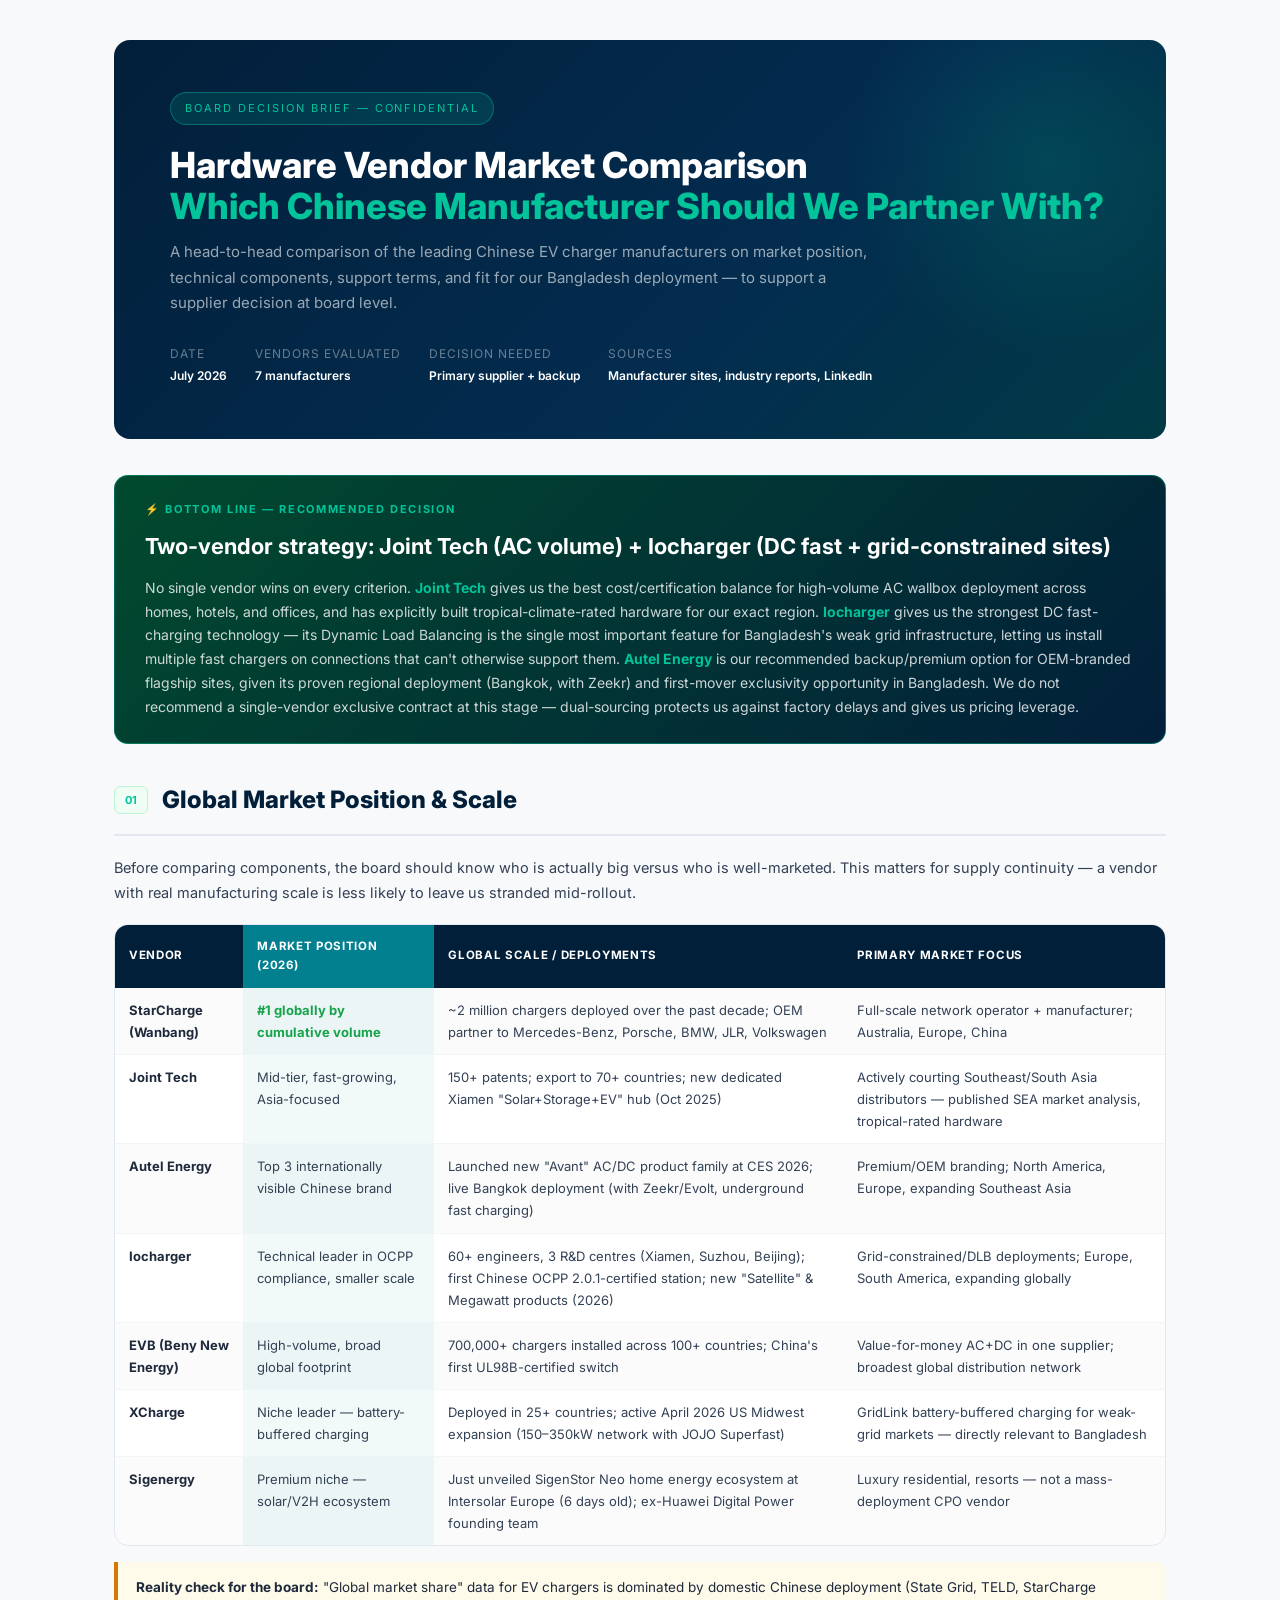
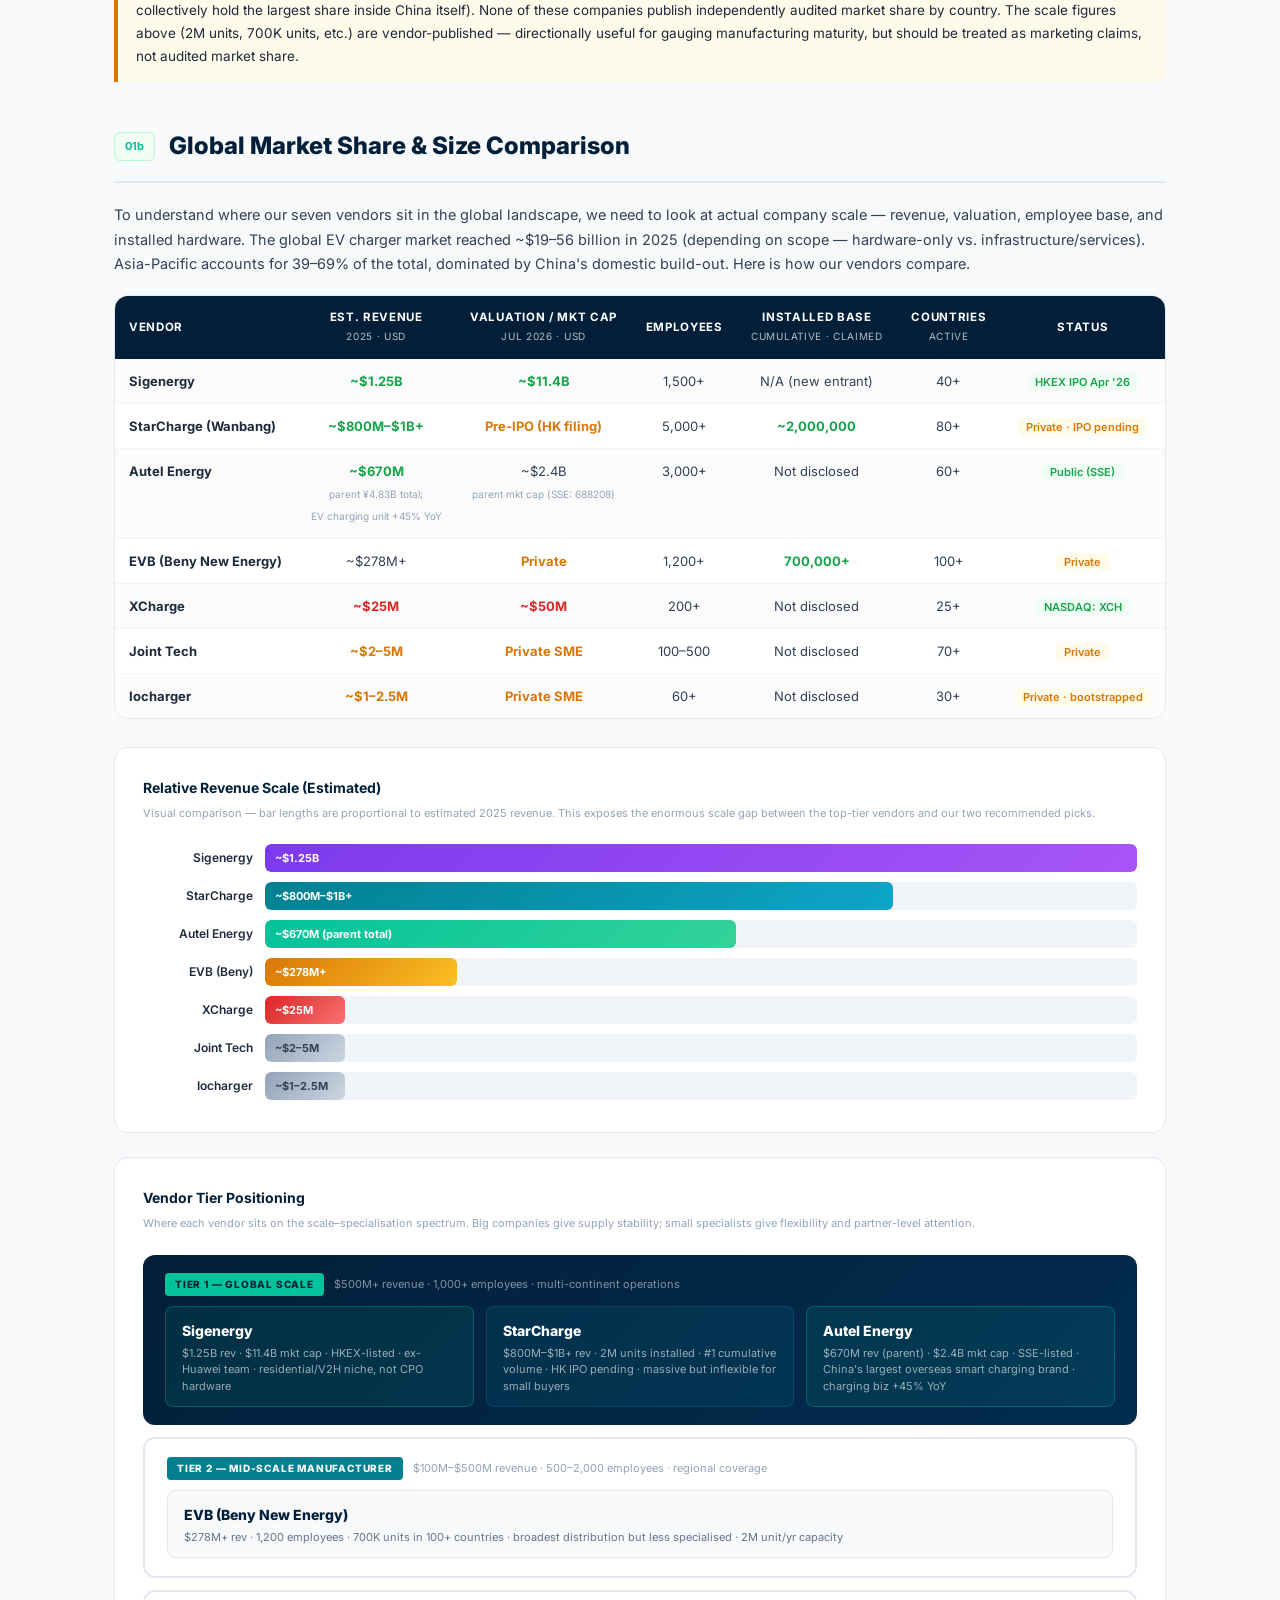
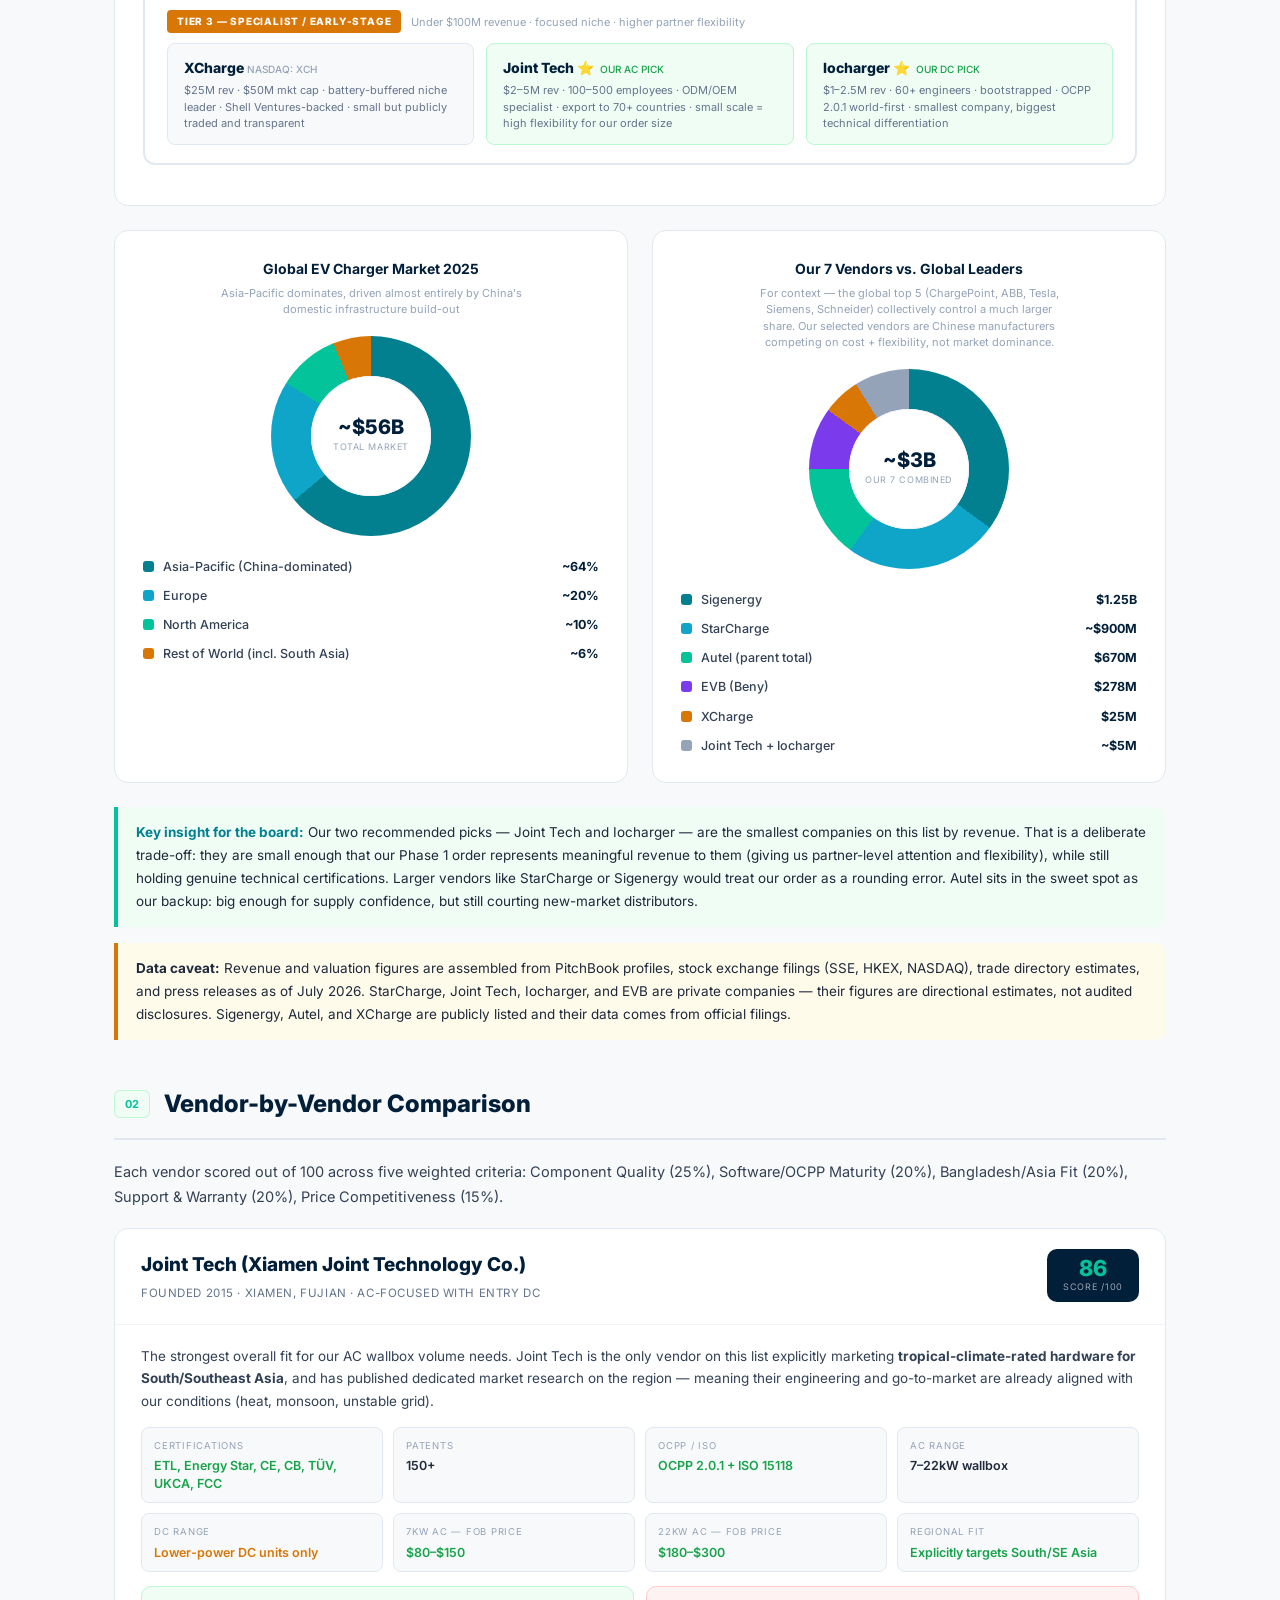
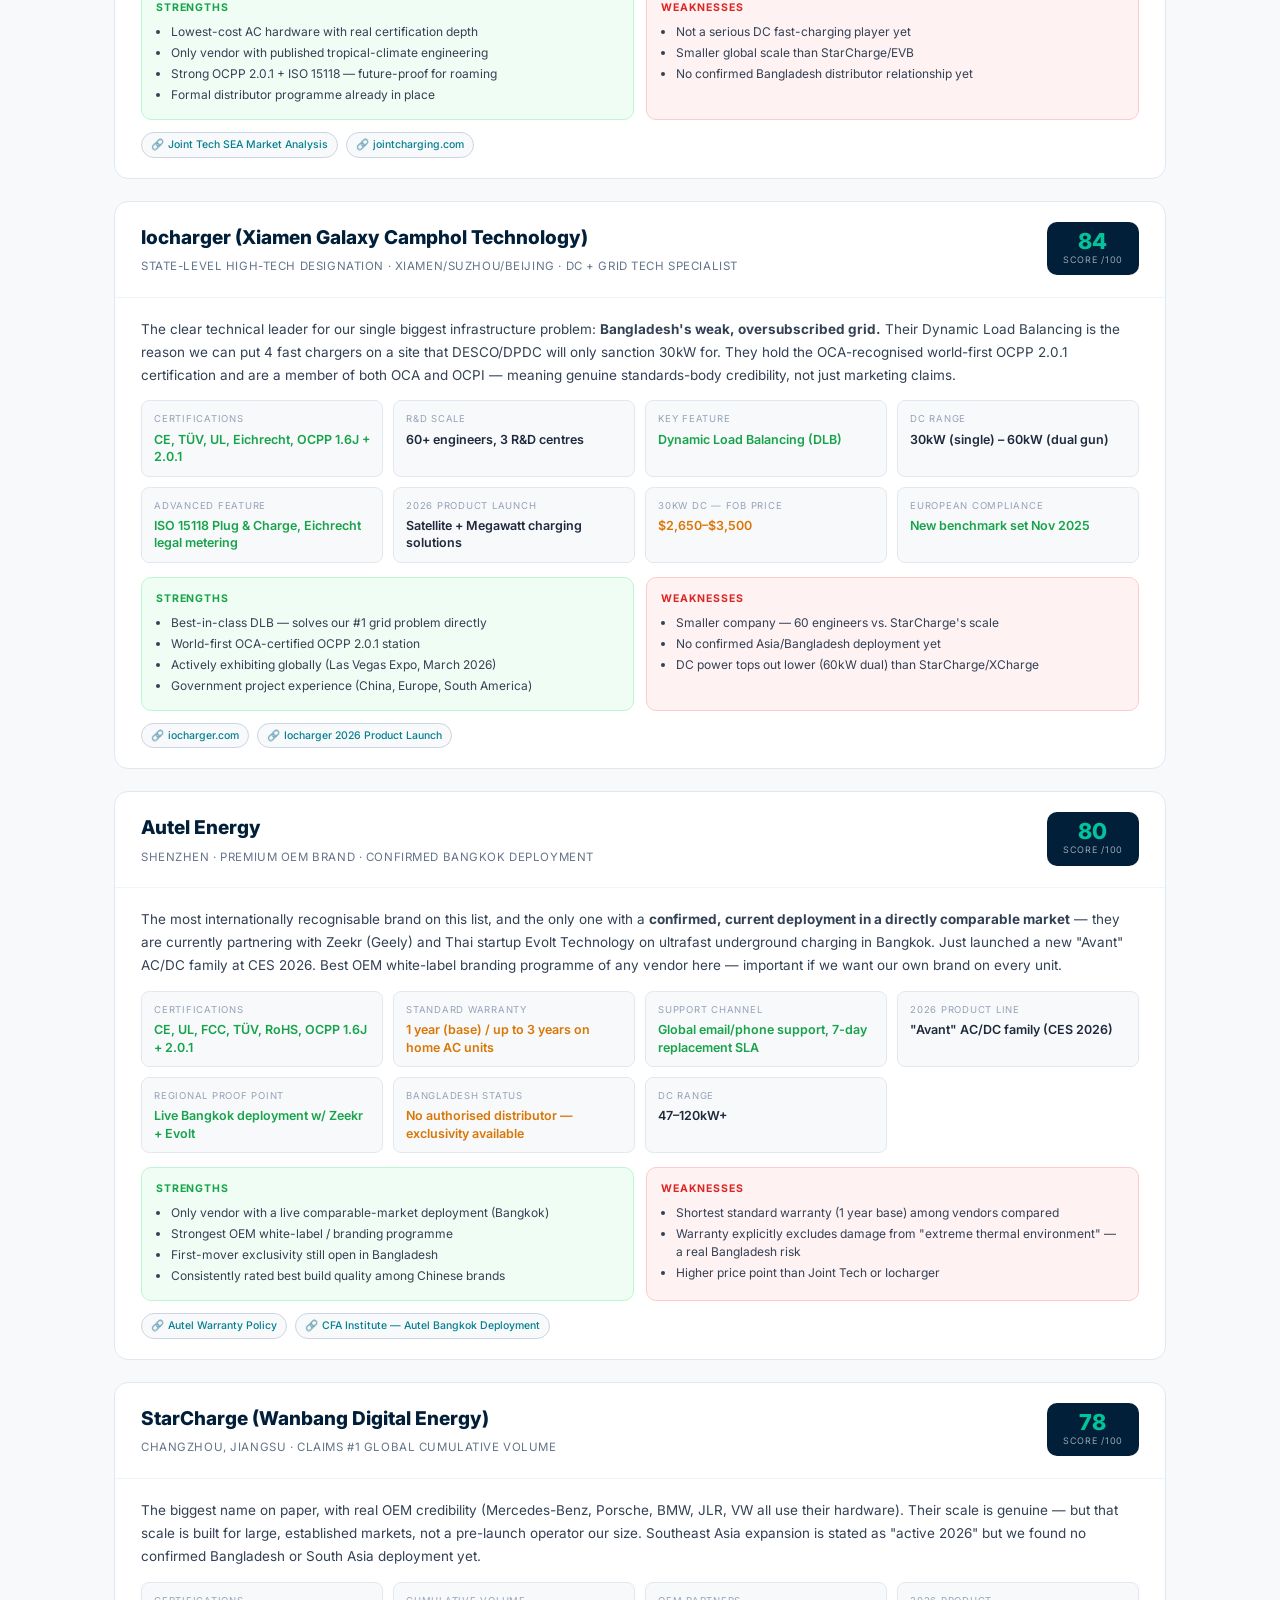
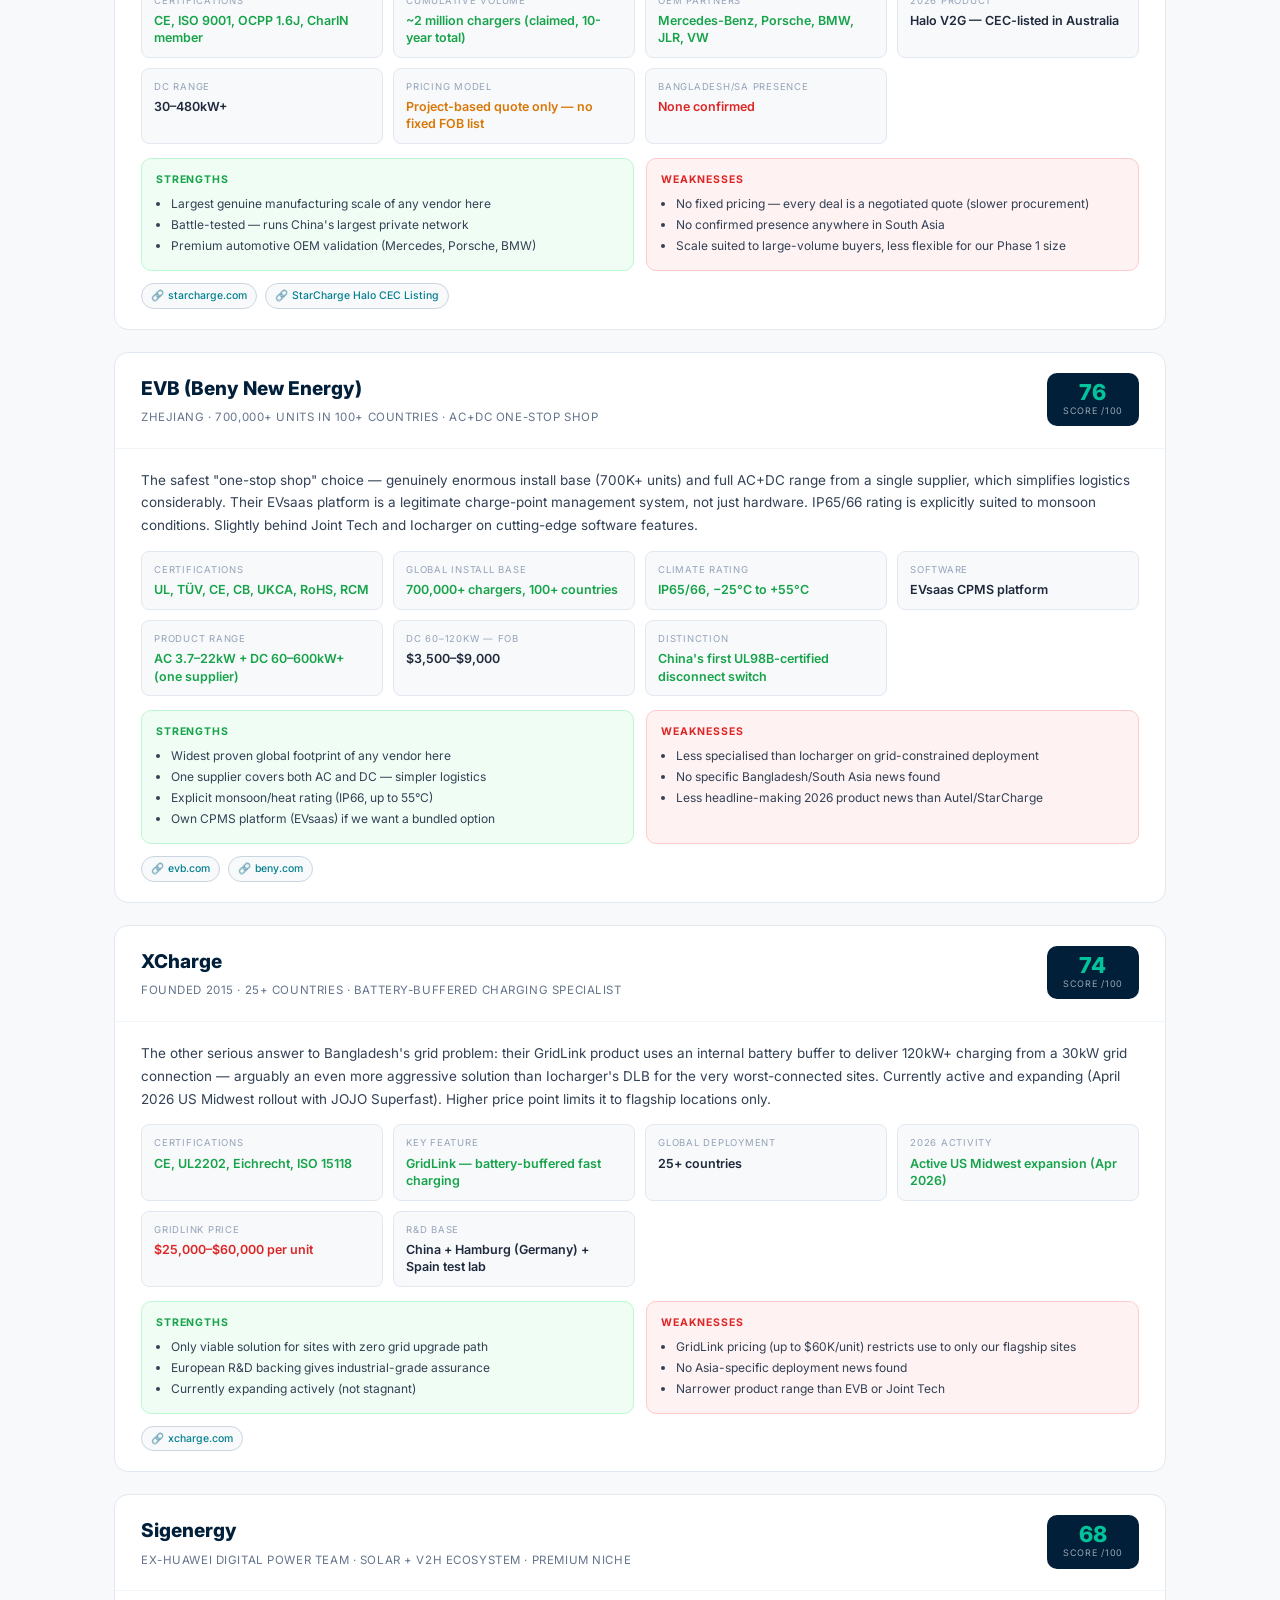
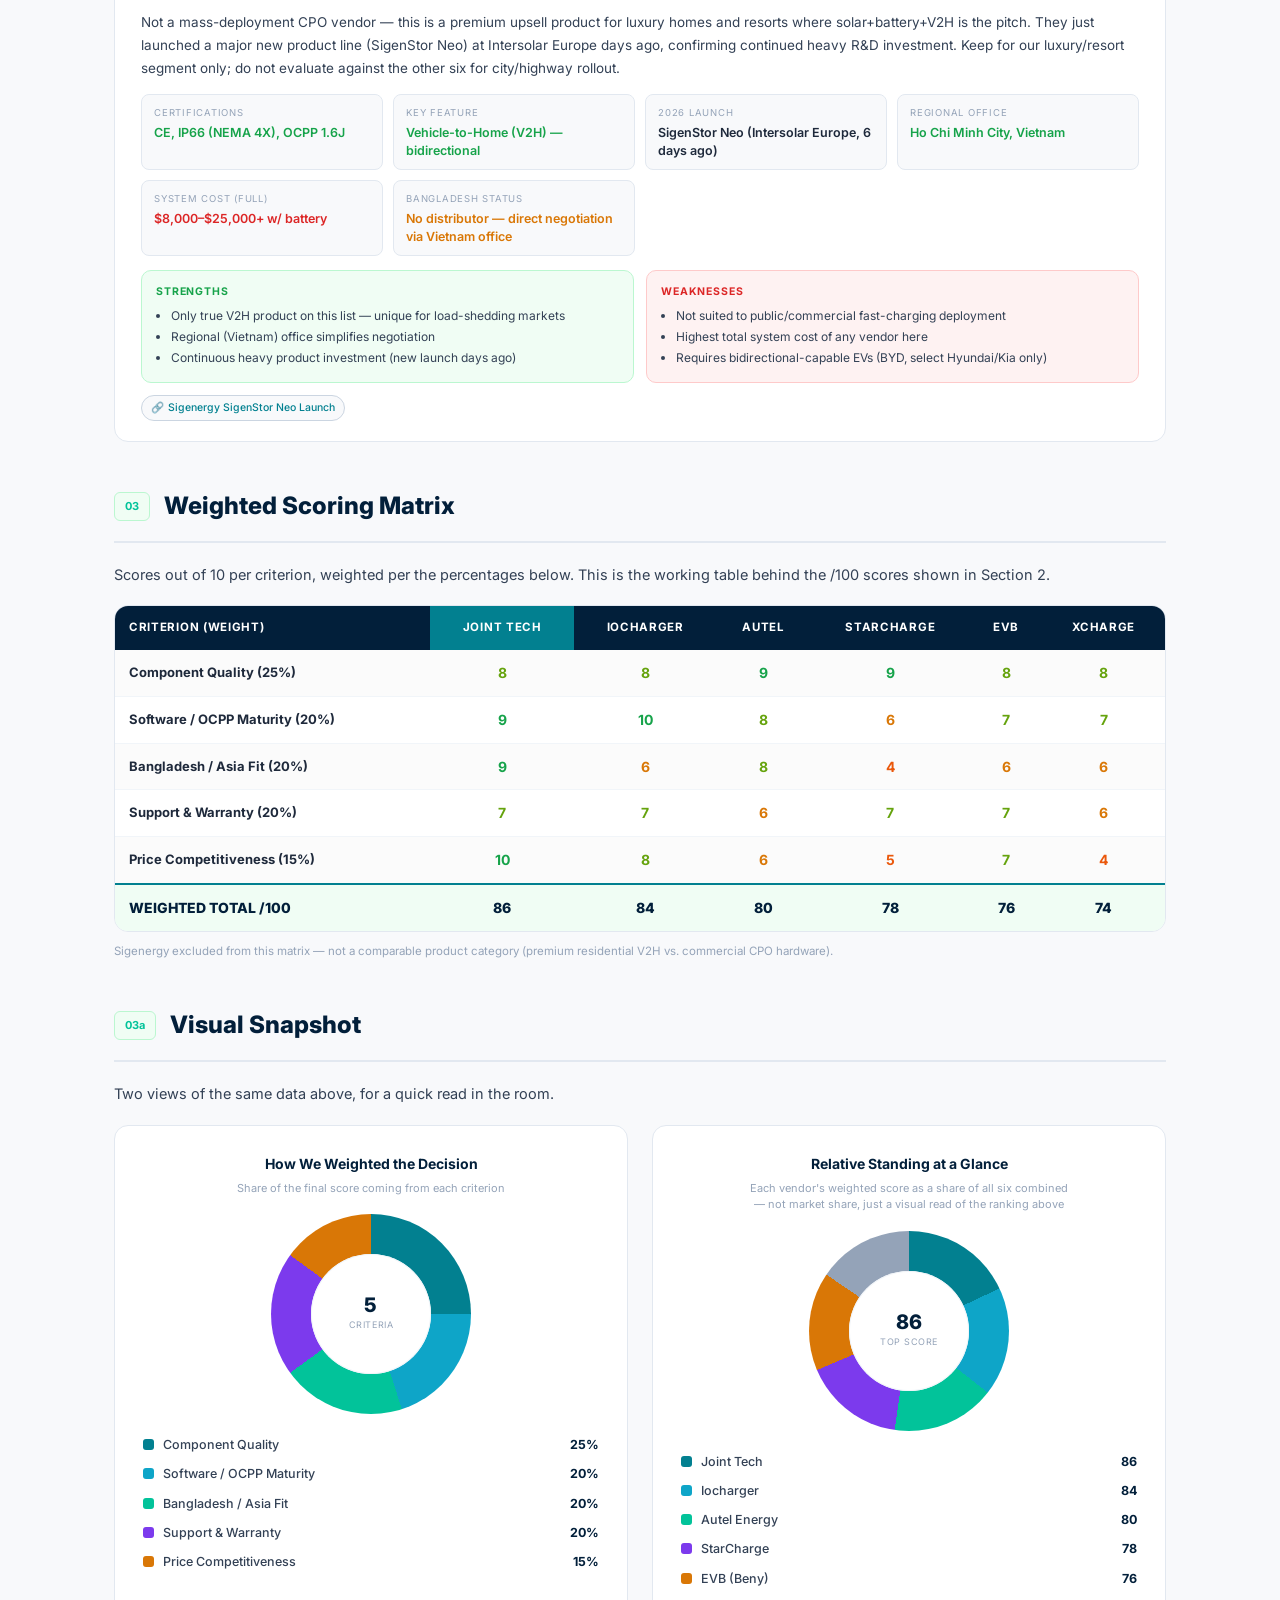
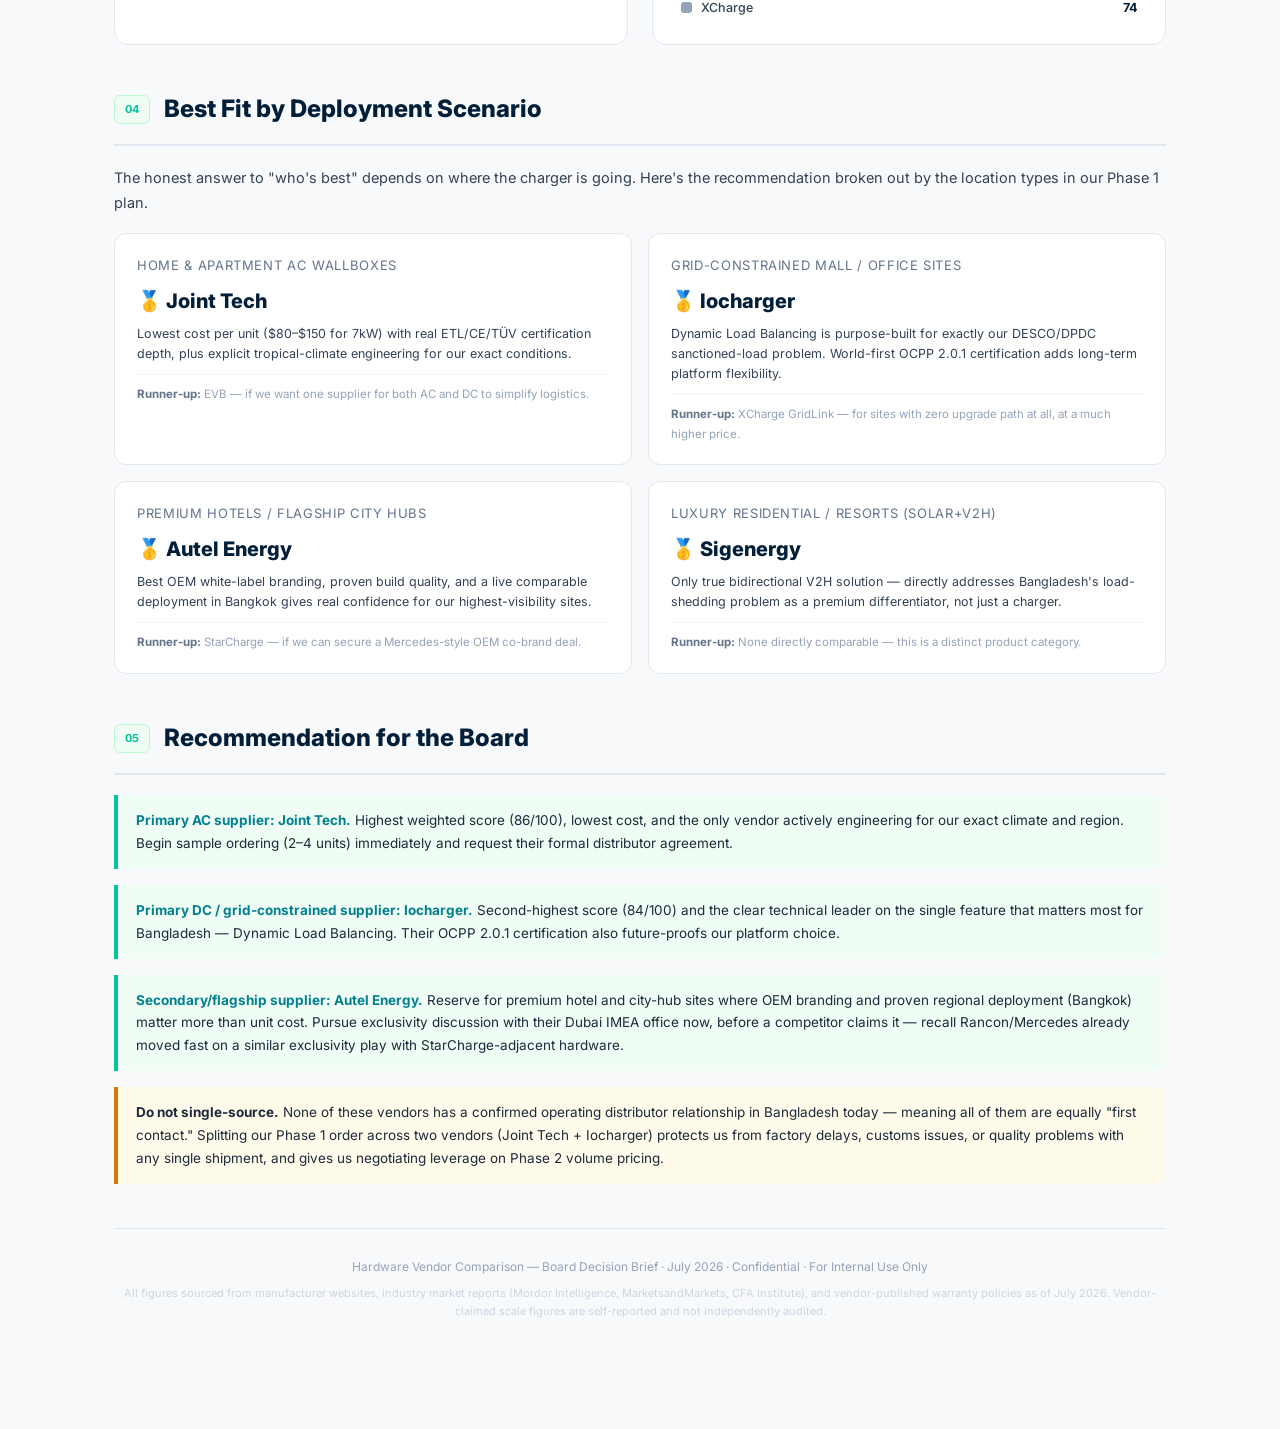
<file: Office-Ready/04_EV_Charger_Vendor_Comparison_Board_Brief.html>
<!DOCTYPE html>
<html lang="en">
<head>
<meta charset="UTF-8">
<meta name="viewport" content="width=device-width,initial-scale=1.0">
<title>EV Charger Vendor Comparison — Board Decision Brief</title>
<style>
  @import url('https://fonts.googleapis.com/css2?family=Inter:wght@300;400;500;600;700;800&display=swap');
  *{box-sizing:border-box;margin:0;padding:0;}
  body{font-family:'Inter',sans-serif;background:#f8f9fb;color:#1e293b;line-height:1.7;}
  .page{max-width:1100px;margin:0 auto;padding:40px 24px 80px;}

  /* COVER */
  .cover{background:linear-gradient(135deg,#021F3A 0%,#032C4F 60%,#013A45 100%);border-radius:16px;padding:52px 56px;margin-bottom:36px;position:relative;overflow:hidden;}
  .cover::before{content:'';position:absolute;right:-80px;top:-80px;width:400px;height:400px;border-radius:50%;background:radial-gradient(circle,rgba(2,195,154,0.15),transparent 70%);}
  .cover-badge{display:inline-block;background:rgba(2,195,154,0.15);border:1px solid rgba(2,195,154,0.4);color:#02C39A;font-size:11px;letter-spacing:0.18em;padding:6px 14px;border-radius:20px;margin-bottom:20px;}
  .cover h1{font-size:36px;color:#fff;line-height:1.15;margin-bottom:12px;font-weight:800;}
  .cover h1 span{color:#02C39A;}
  .cover .sub{font-size:15px;color:rgba(255,255,255,0.6);margin-bottom:28px;max-width:700px;}
  .cover-meta{display:flex;gap:28px;flex-wrap:wrap;}
  .cover-meta-item{font-size:12px;}
  .cover-meta-item .label{color:rgba(255,255,255,0.4);display:block;margin-bottom:2px;letter-spacing:0.08em;}
  .cover-meta-item .val{color:#fff;font-weight:600;}

  /* RECOMMENDATION BANNER */
  .rec-banner{background:linear-gradient(135deg,#014A2E,#021F3A);border:1px solid rgba(2,195,154,0.4);border-radius:14px;padding:24px 30px;margin-bottom:36px;}
  .rec-banner .rtag{font-size:11px;color:#02C39A;letter-spacing:0.15em;text-transform:uppercase;font-weight:700;margin-bottom:10px;}
  .rec-banner h2{color:#fff;font-size:22px;margin-bottom:10px;}
  .rec-banner p{color:rgba(255,255,255,0.8);font-size:14px;line-height:1.7;}
  .rec-banner strong{color:#02C39A;}

  /* SECTION */
  .section{margin-bottom:44px;}
  .section-header{display:flex;align-items:center;gap:14px;margin-bottom:20px;padding-bottom:14px;border-bottom:2px solid #e2e8f0;}
  .section-num{font-size:11px;color:#02C39A;background:#f0fdf4;border:1px solid #bbf7d0;padding:4px 10px;border-radius:6px;flex-shrink:0;font-weight:700;}
  .section-title{font-size:24px;color:#021F3A;font-weight:800;}
  p.intro{font-size:14.5px;color:#334155;margin-bottom:18px;}

  /* MARKET SHARE TABLE */
  .mkt-wrap{background:#fff;border-radius:14px;border:1px solid #e2e8f0;overflow:hidden;overflow-x:auto;}
  table{width:100%;border-collapse:collapse;min-width:640px;}
  th{background:#021F3A;color:#fff;padding:12px 14px;font-size:11.5px;letter-spacing:0.06em;text-align:left;text-transform:uppercase;}
  th.hl{background:#028090;}
  td{padding:11px 14px;font-size:13px;border-bottom:1px solid #f1f5f9;color:#334155;vertical-align:top;}
  td:first-child{font-weight:700;color:#1e293b;}
  td.hl-col{background:rgba(2,128,144,0.05);}
  tr:nth-child(even) td{background:rgba(0,0,0,0.015);}
  tr:nth-child(even) td.hl-col{background:rgba(2,128,144,0.08);}
  tr:last-child td{border-bottom:none;}
  .pos{color:#16a34a;font-weight:700;}
  .neg{color:#dc2626;font-weight:700;}
  .neu{color:#d97706;font-weight:700;}

  /* VENDOR CARDS */
  .vendor{background:#fff;border-radius:14px;border:1px solid #e2e8f0;margin-bottom:22px;overflow:hidden;}
  .vendor-header{padding:20px 26px;display:flex;justify-content:space-between;align-items:flex-start;gap:16px;border-bottom:1px solid #f1f5f9;}
  .vendor-name{font-size:19px;font-weight:800;color:#021F3A;margin-bottom:3px;}
  .vendor-sub{font-size:11.5px;color:#64748b;letter-spacing:0.05em;}
  .score-badge{text-align:center;background:#021F3A;border-radius:10px;padding:8px 16px;flex-shrink:0;}
  .score-badge .sn{font-size:22px;font-weight:800;color:#02C39A;line-height:1;}
  .score-badge .sl{font-size:9px;color:rgba(255,255,255,0.6);letter-spacing:0.08em;text-transform:uppercase;}
  .vendor-body{padding:20px 26px;}
  .vendor-body p{font-size:13.5px;color:#334155;margin-bottom:12px;}
  .vendor-facts{display:grid;grid-template-columns:repeat(auto-fill,minmax(200px,1fr));gap:10px;margin:14px 0;}
  .vf{background:#f8f9fb;border:1px solid #e2e8f0;border-radius:8px;padding:10px 12px;}
  .vf .vfl{font-size:9.5px;color:#94a3b8;letter-spacing:0.08em;text-transform:uppercase;margin-bottom:3px;}
  .vf .vfv{font-size:12.5px;color:#1e293b;font-weight:600;line-height:1.4;}
  .vf .vfv.g{color:#16a34a;}
  .vf .vfv.a{color:#d97706;}
  .vf .vfv.r{color:#dc2626;}
  .vpros-cons{display:grid;grid-template-columns:1fr 1fr;gap:12px;margin-top:14px;}
  .vp{background:#f0fdf4;border:1px solid #bbf7d0;border-radius:10px;padding:12px 14px;}
  .vc{background:#fef2f2;border:1px solid #fecaca;border-radius:10px;padding:12px 14px;}
  .vp h6,.vc h6{font-size:10.5px;text-transform:uppercase;letter-spacing:0.08em;margin-bottom:6px;}
  .vp h6{color:#16a34a;}
  .vc h6{color:#dc2626;}
  .vp ul,.vc ul{padding-left:15px;}
  .vp li,.vc li{font-size:12px;color:#334155;margin-bottom:3px;line-height:1.5;}
  .src-row{margin-top:12px;display:flex;gap:8px;flex-wrap:wrap;}
  .src-pill{display:inline-flex;align-items:center;gap:4px;padding:3px 9px;background:#f8f9fb;border:1px solid #cbd5e1;border-radius:20px;font-size:10.5px;color:#028090;text-decoration:none;font-weight:500;}
  .src-pill::before{content:'🔗';}

  /* SCORING MATRIX */
  .matrix-wrap{background:#fff;border-radius:14px;border:1px solid #e2e8f0;overflow:hidden;overflow-x:auto;}
  .score-cell{text-align:center;font-weight:700;font-size:14px;}
  .score-5{color:#16a34a;}
  .score-4{color:#65a30d;}
  .score-3{color:#d97706;}
  .score-2{color:#ea580c;}
  .score-1{color:#dc2626;}
  tr.total-row td{border-top:2px solid #028090;background:#f0fdf4 !important;font-weight:800;color:#021F3A;font-size:14px;}

  /* USE CASE RECOMMENDATION CARDS */
  .usecase-grid{display:grid;grid-template-columns:repeat(2,1fr);gap:16px;}
  .usecase{background:#fff;border-radius:12px;border:1px solid #e2e8f0;padding:20px 22px;}
  .usecase .uc-title{font-size:13px;color:#64748b;letter-spacing:0.05em;text-transform:uppercase;margin-bottom:8px;}
  .usecase .uc-winner{font-size:20px;font-weight:800;color:#021F3A;margin-bottom:6px;}
  .usecase .uc-why{font-size:12.5px;color:#334155;line-height:1.6;}
  .usecase .uc-runner{margin-top:10px;padding-top:10px;border-top:1px solid #f1f5f9;font-size:11.5px;color:#94a3b8;}
  .usecase .uc-runner strong{color:#64748b;}

  /* CALLOUT / WARN */
  .callout{background:#f0fdf4;border-left:4px solid #02C39A;padding:14px 18px;border-radius:0 10px 10px 0;margin:16px 0;}
  .callout p{font-size:13.5px;color:#1e293b;}
  .callout strong{color:#028090;}
  .warn{background:#fffbeb;border-left:4px solid #d97706;padding:14px 18px;border-radius:0 10px 10px 0;margin:16px 0;}
  .warn p{font-size:13.5px;color:#1e293b;}

  /* PIE / DONUT CHARTS */
  .chart-row{display:grid;grid-template-columns:1fr 1fr;gap:24px;}
  .chart-card{background:#fff;border-radius:14px;border:1px solid #e2e8f0;padding:26px 28px;display:flex;flex-direction:column;align-items:center;}
  .chart-card h4{font-size:14px;color:#021F3A;font-weight:700;margin-bottom:4px;text-align:center;}
  .chart-card .chart-note{font-size:11px;color:#94a3b8;margin-bottom:18px;text-align:center;max-width:320px;line-height:1.5;}
  .donut{width:200px;height:200px;border-radius:50%;position:relative;display:flex;align-items:center;justify-content:center;flex-shrink:0;}
  .donut::before{content:'';position:absolute;width:120px;height:120px;background:#fff;border-radius:50%;box-shadow:inset 0 0 0 1px #f1f5f9;}
  .donut-center{position:relative;text-align:center;z-index:1;}
  .donut-center .dc-num{font-size:20px;font-weight:800;color:#021F3A;line-height:1;}
  .donut-center .dc-label{font-size:9px;color:#94a3b8;letter-spacing:0.06em;text-transform:uppercase;margin-top:2px;}
  .legend{display:flex;flex-direction:column;gap:8px;width:100%;margin-top:20px;}
  .legend-item{display:flex;align-items:center;gap:9px;font-size:12.5px;color:#334155;}
  .legend-dot{width:11px;height:11px;border-radius:3px;flex-shrink:0;}
  .legend-item .lname{flex:1;font-weight:500;}
  .legend-item .lval{font-weight:700;color:#021F3A;}

  @media (max-width:768px){
    .page{padding:20px 14px 60px;}
    .cover{padding:28px 20px;}
    .cover h1{font-size:24px;}
    .rec-banner{padding:18px 20px;}
    .section-title{font-size:19px;}
    .vendor-header{flex-direction:column;}
    .vendor-body{padding:16px 18px;}
    .vpros-cons{grid-template-columns:1fr;}
    .usecase-grid{grid-template-columns:1fr;}
    .vendor-facts{grid-template-columns:repeat(2,1fr);}
    .chart-row{grid-template-columns:1fr;}
  }
</style>
</head>
<body>
<div class="page">

<!-- COVER -->
<div class="cover">
  <div class="cover-badge">BOARD DECISION BRIEF — CONFIDENTIAL</div>
  <h1>Hardware Vendor Market Comparison<br><span>Which Chinese Manufacturer Should We Partner With?</span></h1>
  <p class="sub">A head-to-head comparison of the leading Chinese EV charger manufacturers on market position, technical components, support terms, and fit for our Bangladesh deployment — to support a supplier decision at board level.</p>
  <div class="cover-meta">
    <div class="cover-meta-item"><span class="label">DATE</span><span class="val">July 2026</span></div>
    <div class="cover-meta-item"><span class="label">VENDORS EVALUATED</span><span class="val">7 manufacturers</span></div>
    <div class="cover-meta-item"><span class="label">DECISION NEEDED</span><span class="val">Primary supplier + backup</span></div>
    <div class="cover-meta-item"><span class="label">SOURCES</span><span class="val">Manufacturer sites, industry reports, LinkedIn</span></div>
  </div>
</div>

<!-- RECOMMENDATION BANNER -->
<div class="rec-banner">
  <div class="rtag">⚡ Bottom Line — Recommended Decision</div>
  <h2>Two-vendor strategy: Joint Tech (AC volume) + Iocharger (DC fast + grid-constrained sites)</h2>
  <p>No single vendor wins on every criterion. <strong>Joint Tech</strong> gives us the best cost/certification balance for high-volume AC wallbox deployment across homes, hotels, and offices, and has explicitly built tropical-climate-rated hardware for our exact region. <strong>Iocharger</strong> gives us the strongest DC fast-charging technology — its Dynamic Load Balancing is the single most important feature for Bangladesh's weak grid infrastructure, letting us install multiple fast chargers on connections that can't otherwise support them. <strong>Autel Energy</strong> is our recommended backup/premium option for OEM-branded flagship sites, given its proven regional deployment (Bangkok, with Zeekr) and first-mover exclusivity opportunity in Bangladesh. We do not recommend a single-vendor exclusive contract at this stage — dual-sourcing protects us against factory delays and gives us pricing leverage.</p>
</div>

<!-- SECTION 1: MARKET POSITION -->
<div class="section" id="s1">
  <div class="section-header">
    <span class="section-num">01</span>
    <h2 class="section-title">Global Market Position &amp; Scale</h2>
  </div>
  <p class="intro">Before comparing components, the board should know who is actually big versus who is well-marketed. This matters for supply continuity — a vendor with real manufacturing scale is less likely to leave us stranded mid-rollout.</p>

  <div class="mkt-wrap">
    <table>
      <tr>
        <th>Vendor</th>
        <th class="hl">Market Position (2026)</th>
        <th>Global Scale / Deployments</th>
        <th>Primary Market Focus</th>
      </tr>
      <tr>
        <td>StarCharge (Wanbang)</td>
        <td class="hl-col"><span class="pos">#1 globally by cumulative volume</span></td>
        <td>~2 million chargers deployed over the past decade; OEM partner to Mercedes-Benz, Porsche, BMW, JLR, Volkswagen</td>
        <td>Full-scale network operator + manufacturer; Australia, Europe, China</td>
      </tr>
      <tr>
        <td>Joint Tech</td>
        <td class="hl-col">Mid-tier, fast-growing, Asia-focused</td>
        <td>150+ patents; export to 70+ countries; new dedicated Xiamen "Solar+Storage+EV" hub (Oct 2025)</td>
        <td>Actively courting Southeast/South Asia distributors — published SEA market analysis, tropical-rated hardware</td>
      </tr>
      <tr>
        <td>Autel Energy</td>
        <td class="hl-col">Top 3 internationally visible Chinese brand</td>
        <td>Launched new "Avant" AC/DC product family at CES 2026; live Bangkok deployment (with Zeekr/Evolt, underground fast charging)</td>
        <td>Premium/OEM branding; North America, Europe, expanding Southeast Asia</td>
      </tr>
      <tr>
        <td>Iocharger</td>
        <td class="hl-col">Technical leader in OCPP compliance, smaller scale</td>
        <td>60+ engineers, 3 R&amp;D centres (Xiamen, Suzhou, Beijing); first Chinese OCPP 2.0.1-certified station; new "Satellite" &amp; Megawatt products (2026)</td>
        <td>Grid-constrained/DLB deployments; Europe, South America, expanding globally</td>
      </tr>
      <tr>
        <td>EVB (Beny New Energy)</td>
        <td class="hl-col">High-volume, broad global footprint</td>
        <td>700,000+ chargers installed across 100+ countries; China's first UL98B-certified switch</td>
        <td>Value-for-money AC+DC in one supplier; broadest global distribution network</td>
      </tr>
      <tr>
        <td>XCharge</td>
        <td class="hl-col">Niche leader — battery-buffered charging</td>
        <td>Deployed in 25+ countries; active April 2026 US Midwest expansion (150–350kW network with JOJO Superfast)</td>
        <td>GridLink battery-buffered charging for weak-grid markets — directly relevant to Bangladesh</td>
      </tr>
      <tr>
        <td>Sigenergy</td>
        <td class="hl-col">Premium niche — solar/V2H ecosystem</td>
        <td>Just unveiled SigenStor Neo home energy ecosystem at Intersolar Europe (6 days old); ex-Huawei Digital Power founding team</td>
        <td>Luxury residential, resorts — not a mass-deployment CPO vendor</td>
      </tr>
    </table>
  </div>

  <div class="warn">
    <p><strong>Reality check for the board:</strong> "Global market share" data for EV chargers is dominated by domestic Chinese deployment (State Grid, TELD, StarCharge collectively hold the largest share inside China itself). None of these companies publish independently audited market share by country. The scale figures above (2M units, 700K units, etc.) are vendor-published — directionally useful for gauging manufacturing maturity, but should be treated as marketing claims, not audited market share.</p>
  </div>
</div>

<!-- SECTION 1b: MARKET SHARE & SIZE COMPARISON -->
<div class="section" id="s1b">
  <div class="section-header">
    <span class="section-num">01b</span>
    <h2 class="section-title">Global Market Share &amp; Size Comparison</h2>
  </div>
  <p class="intro">To understand where our seven vendors sit in the global landscape, we need to look at actual company scale — revenue, valuation, employee base, and installed hardware. The global EV charger market reached ~$19–56 billion in 2025 (depending on scope — hardware-only vs. infrastructure/services). Asia-Pacific accounts for 39–69% of the total, dominated by China's domestic build-out. Here is how our vendors compare.</p>

  <!-- SCALE COMPARISON TABLE -->
  <div class="mkt-wrap" style="margin-bottom:28px;">
    <table>
      <tr>
        <th style="min-width:130px;">Vendor</th>
        <th style="text-align:center;">Est. Revenue<br><span style="font-weight:400;font-size:10px;opacity:0.7;">2025 · USD</span></th>
        <th style="text-align:center;">Valuation / Mkt Cap<br><span style="font-weight:400;font-size:10px;opacity:0.7;">Jul 2026 · USD</span></th>
        <th style="text-align:center;">Employees</th>
        <th style="text-align:center;">Installed Base<br><span style="font-weight:400;font-size:10px;opacity:0.7;">Cumulative · claimed</span></th>
        <th style="text-align:center;">Countries<br><span style="font-weight:400;font-size:10px;opacity:0.7;">Active</span></th>
        <th style="text-align:center;">Status</th>
      </tr>
      <tr>
        <td>Sigenergy</td>
        <td style="text-align:center;"><span class="pos">~$1.25B</span></td>
        <td style="text-align:center;"><span class="pos">~$11.4B</span></td>
        <td style="text-align:center;">1,500+</td>
        <td style="text-align:center;">N/A (new entrant)</td>
        <td style="text-align:center;">40+</td>
        <td style="text-align:center;"><span style="background:#f0fdf4;color:#16a34a;padding:2px 8px;border-radius:4px;font-size:11px;font-weight:600;">HKEX IPO Apr '26</span></td>
      </tr>
      <tr>
        <td>StarCharge (Wanbang)</td>
        <td style="text-align:center;"><span class="pos">~$800M–$1B+</span></td>
        <td style="text-align:center;"><span class="neu">Pre-IPO (HK filing)</span></td>
        <td style="text-align:center;">5,000+</td>
        <td style="text-align:center;"><span class="pos">~2,000,000</span></td>
        <td style="text-align:center;">80+</td>
        <td style="text-align:center;"><span style="background:#fffbeb;color:#d97706;padding:2px 8px;border-radius:4px;font-size:11px;font-weight:600;">Private · IPO pending</span></td>
      </tr>
      <tr>
        <td>Autel Energy</td>
        <td style="text-align:center;"><span class="pos">~$670M</span><br><span style="font-size:10px;color:#94a3b8;">parent ¥4.83B total;<br>EV charging unit +45% YoY</span></td>
        <td style="text-align:center;">~$2.4B<br><span style="font-size:10px;color:#94a3b8;">parent mkt cap (SSE: 688208)</span></td>
        <td style="text-align:center;">3,000+</td>
        <td style="text-align:center;">Not disclosed</td>
        <td style="text-align:center;">60+</td>
        <td style="text-align:center;"><span style="background:#f0fdf4;color:#16a34a;padding:2px 8px;border-radius:4px;font-size:11px;font-weight:600;">Public (SSE)</span></td>
      </tr>
      <tr>
        <td>EVB (Beny New Energy)</td>
        <td style="text-align:center;">~$278M+</td>
        <td style="text-align:center;"><span class="neu">Private</span></td>
        <td style="text-align:center;">1,200+</td>
        <td style="text-align:center;"><span class="pos">700,000+</span></td>
        <td style="text-align:center;">100+</td>
        <td style="text-align:center;"><span style="background:#fffbeb;color:#d97706;padding:2px 8px;border-radius:4px;font-size:11px;font-weight:600;">Private</span></td>
      </tr>
      <tr>
        <td>XCharge</td>
        <td style="text-align:center;"><span class="neg">~$25M</span></td>
        <td style="text-align:center;"><span class="neg">~$50M</span></td>
        <td style="text-align:center;">200+</td>
        <td style="text-align:center;">Not disclosed</td>
        <td style="text-align:center;">25+</td>
        <td style="text-align:center;"><span style="background:#f0fdf4;color:#16a34a;padding:2px 8px;border-radius:4px;font-size:11px;font-weight:600;">NASDAQ: XCH</span></td>
      </tr>
      <tr>
        <td>Joint Tech</td>
        <td style="text-align:center;"><span class="neu">~$2–5M</span></td>
        <td style="text-align:center;"><span class="neu">Private SME</span></td>
        <td style="text-align:center;">100–500</td>
        <td style="text-align:center;">Not disclosed</td>
        <td style="text-align:center;">70+</td>
        <td style="text-align:center;"><span style="background:#fffbeb;color:#d97706;padding:2px 8px;border-radius:4px;font-size:11px;font-weight:600;">Private</span></td>
      </tr>
      <tr>
        <td>Iocharger</td>
        <td style="text-align:center;"><span class="neu">~$1–2.5M</span></td>
        <td style="text-align:center;"><span class="neu">Private SME</span></td>
        <td style="text-align:center;">60+</td>
        <td style="text-align:center;">Not disclosed</td>
        <td style="text-align:center;">30+</td>
        <td style="text-align:center;"><span style="background:#fffbeb;color:#d97706;padding:2px 8px;border-radius:4px;font-size:11px;font-weight:600;">Private · bootstrapped</span></td>
      </tr>
    </table>
  </div>

  <!-- RELATIVE SCALE BAR CHART -->
  <div style="background:#fff;border-radius:14px;border:1px solid #e2e8f0;padding:28px;margin-bottom:24px;">
    <h4 style="font-size:14px;color:#021F3A;font-weight:700;margin-bottom:4px;">Relative Revenue Scale (Estimated)</h4>
    <p style="font-size:11px;color:#94a3b8;margin-bottom:22px;">Visual comparison — bar lengths are proportional to estimated 2025 revenue. This exposes the enormous scale gap between the top-tier vendors and our two recommended picks.</p>

    <!-- Sigenergy -->
    <div style="display:flex;align-items:center;gap:12px;margin-bottom:10px;">
      <div style="width:110px;font-size:12px;font-weight:600;color:#1e293b;text-align:right;flex-shrink:0;">Sigenergy</div>
      <div style="flex:1;background:#f1f5f9;border-radius:6px;height:28px;position:relative;overflow:hidden;">
        <div style="width:100%;height:100%;background:linear-gradient(135deg,#7C3AED,#a855f7);border-radius:6px;display:flex;align-items:center;padding-left:10px;">
          <span style="font-size:11px;color:#fff;font-weight:700;">~$1.25B</span>
        </div>
      </div>
    </div>
    <!-- StarCharge -->
    <div style="display:flex;align-items:center;gap:12px;margin-bottom:10px;">
      <div style="width:110px;font-size:12px;font-weight:600;color:#1e293b;text-align:right;flex-shrink:0;">StarCharge</div>
      <div style="flex:1;background:#f1f5f9;border-radius:6px;height:28px;position:relative;overflow:hidden;">
        <div style="width:72%;height:100%;background:linear-gradient(135deg,#028090,#0EA5C8);border-radius:6px;display:flex;align-items:center;padding-left:10px;">
          <span style="font-size:11px;color:#fff;font-weight:700;">~$800M–$1B+</span>
        </div>
      </div>
    </div>
    <!-- Autel -->
    <div style="display:flex;align-items:center;gap:12px;margin-bottom:10px;">
      <div style="width:110px;font-size:12px;font-weight:600;color:#1e293b;text-align:right;flex-shrink:0;">Autel Energy</div>
      <div style="flex:1;background:#f1f5f9;border-radius:6px;height:28px;position:relative;overflow:hidden;">
        <div style="width:54%;height:100%;background:linear-gradient(135deg,#02C39A,#34d399);border-radius:6px;display:flex;align-items:center;padding-left:10px;">
          <span style="font-size:11px;color:#fff;font-weight:700;">~$670M (parent total)</span>
        </div>
      </div>
    </div>
    <!-- EVB -->
    <div style="display:flex;align-items:center;gap:12px;margin-bottom:10px;">
      <div style="width:110px;font-size:12px;font-weight:600;color:#1e293b;text-align:right;flex-shrink:0;">EVB (Beny)</div>
      <div style="flex:1;background:#f1f5f9;border-radius:6px;height:28px;position:relative;overflow:hidden;">
        <div style="width:22%;height:100%;background:linear-gradient(135deg,#D97706,#fbbf24);border-radius:6px;display:flex;align-items:center;padding-left:10px;">
          <span style="font-size:11px;color:#fff;font-weight:700;">~$278M+</span>
        </div>
      </div>
    </div>
    <!-- XCharge -->
    <div style="display:flex;align-items:center;gap:12px;margin-bottom:10px;">
      <div style="width:110px;font-size:12px;font-weight:600;color:#1e293b;text-align:right;flex-shrink:0;">XCharge</div>
      <div style="flex:1;background:#f1f5f9;border-radius:6px;height:28px;position:relative;overflow:hidden;">
        <div style="width:2%;min-width:80px;height:100%;background:linear-gradient(135deg,#dc2626,#f87171);border-radius:6px;display:flex;align-items:center;padding-left:10px;">
          <span style="font-size:11px;color:#fff;font-weight:700;">~$25M</span>
        </div>
      </div>
    </div>
    <!-- Joint Tech -->
    <div style="display:flex;align-items:center;gap:12px;margin-bottom:10px;">
      <div style="width:110px;font-size:12px;font-weight:600;color:#1e293b;text-align:right;flex-shrink:0;">Joint Tech</div>
      <div style="flex:1;background:#f1f5f9;border-radius:6px;height:28px;position:relative;overflow:hidden;">
        <div style="width:2%;min-width:80px;height:100%;background:linear-gradient(135deg,#94A3B8,#cbd5e1);border-radius:6px;display:flex;align-items:center;padding-left:10px;">
          <span style="font-size:11px;color:#334155;font-weight:700;">~$2–5M</span>
        </div>
      </div>
    </div>
    <!-- Iocharger -->
    <div style="display:flex;align-items:center;gap:12px;margin-bottom:4px;">
      <div style="width:110px;font-size:12px;font-weight:600;color:#1e293b;text-align:right;flex-shrink:0;">Iocharger</div>
      <div style="flex:1;background:#f1f5f9;border-radius:6px;height:28px;position:relative;overflow:hidden;">
        <div style="width:2%;min-width:80px;height:100%;background:linear-gradient(135deg,#94A3B8,#cbd5e1);border-radius:6px;display:flex;align-items:center;padding-left:10px;">
          <span style="font-size:11px;color:#334155;font-weight:700;">~$1–2.5M</span>
        </div>
      </div>
    </div>
  </div>

  <!-- VENDOR TIER POSITIONING -->
  <div style="background:#fff;border-radius:14px;border:1px solid #e2e8f0;padding:28px;margin-bottom:24px;">
    <h4 style="font-size:14px;color:#021F3A;font-weight:700;margin-bottom:4px;">Vendor Tier Positioning</h4>
    <p style="font-size:11px;color:#94a3b8;margin-bottom:22px;">Where each vendor sits on the scale–specialisation spectrum. Big companies give supply stability; small specialists give flexibility and partner-level attention.</p>

    <!-- Tier 1 -->
    <div style="background:linear-gradient(135deg,#021F3A,#032C4F);border-radius:12px;padding:18px 22px;margin-bottom:12px;">
      <div style="display:flex;align-items:center;gap:10px;margin-bottom:10px;">
        <span style="background:#02C39A;color:#021F3A;font-size:10px;font-weight:800;padding:3px 10px;border-radius:4px;letter-spacing:0.08em;">TIER 1 — GLOBAL SCALE</span>
        <span style="font-size:11px;color:rgba(255,255,255,0.5);">$500M+ revenue · 1,000+ employees · multi-continent operations</span>
      </div>
      <div style="display:flex;gap:12px;flex-wrap:wrap;">
        <div style="background:rgba(2,195,154,0.1);border:1px solid rgba(2,195,154,0.3);border-radius:8px;padding:12px 16px;flex:1;min-width:200px;">
          <div style="font-size:14px;font-weight:800;color:#fff;margin-bottom:2px;">Sigenergy</div>
          <div style="font-size:11px;color:rgba(255,255,255,0.6);line-height:1.5;">$1.25B rev · $11.4B mkt cap · HKEX-listed · ex-Huawei team · residential/V2H niche, not CPO hardware</div>
        </div>
        <div style="background:rgba(2,128,144,0.15);border:1px solid rgba(2,128,144,0.3);border-radius:8px;padding:12px 16px;flex:1;min-width:200px;">
          <div style="font-size:14px;font-weight:800;color:#fff;margin-bottom:2px;">StarCharge</div>
          <div style="font-size:11px;color:rgba(255,255,255,0.6);line-height:1.5;">$800M–$1B+ rev · 2M units installed · #1 cumulative volume · HK IPO pending · massive but inflexible for small buyers</div>
        </div>
        <div style="background:rgba(2,195,154,0.1);border:1px solid rgba(2,195,154,0.3);border-radius:8px;padding:12px 16px;flex:1;min-width:200px;">
          <div style="font-size:14px;font-weight:800;color:#fff;margin-bottom:2px;">Autel Energy</div>
          <div style="font-size:11px;color:rgba(255,255,255,0.6);line-height:1.5;">$670M rev (parent) · $2.4B mkt cap · SSE-listed · China's largest overseas smart charging brand · charging biz +45% YoY</div>
        </div>
      </div>
    </div>

    <!-- Tier 2 -->
    <div style="background:#fff;border:2px solid #e2e8f0;border-radius:12px;padding:18px 22px;margin-bottom:12px;">
      <div style="display:flex;align-items:center;gap:10px;margin-bottom:10px;">
        <span style="background:#028090;color:#fff;font-size:10px;font-weight:800;padding:3px 10px;border-radius:4px;letter-spacing:0.08em;">TIER 2 — MID-SCALE MANUFACTURER</span>
        <span style="font-size:11px;color:#94a3b8;">$100M–$500M revenue · 500–2,000 employees · regional coverage</span>
      </div>
      <div style="display:flex;gap:12px;flex-wrap:wrap;">
        <div style="background:#f8f9fb;border:1px solid #e2e8f0;border-radius:8px;padding:12px 16px;flex:1;min-width:260px;">
          <div style="font-size:14px;font-weight:800;color:#021F3A;margin-bottom:2px;">EVB (Beny New Energy)</div>
          <div style="font-size:11px;color:#64748b;line-height:1.5;">$278M+ rev · 1,200 employees · 700K units in 100+ countries · broadest distribution but less specialised · 2M unit/yr capacity</div>
        </div>
      </div>
    </div>

    <!-- Tier 3 -->
    <div style="background:#fff;border:2px solid #e2e8f0;border-radius:12px;padding:18px 22px;margin-bottom:12px;">
      <div style="display:flex;align-items:center;gap:10px;margin-bottom:10px;">
        <span style="background:#D97706;color:#fff;font-size:10px;font-weight:800;padding:3px 10px;border-radius:4px;letter-spacing:0.08em;">TIER 3 — SPECIALIST / EARLY-STAGE</span>
        <span style="font-size:11px;color:#94a3b8;">Under $100M revenue · focused niche · higher partner flexibility</span>
      </div>
      <div style="display:flex;gap:12px;flex-wrap:wrap;">
        <div style="background:#f8f9fb;border:1px solid #e2e8f0;border-radius:8px;padding:12px 16px;flex:1;min-width:200px;">
          <div style="font-size:14px;font-weight:800;color:#021F3A;margin-bottom:2px;">XCharge <span style="font-size:10px;font-weight:500;color:#94a3b8;">NASDAQ: XCH</span></div>
          <div style="font-size:11px;color:#64748b;line-height:1.5;">$25M rev · $50M mkt cap · battery-buffered niche leader · Shell Ventures-backed · small but publicly traded and transparent</div>
        </div>
        <div style="background:#f0fdf4;border:1px solid #bbf7d0;border-radius:8px;padding:12px 16px;flex:1;min-width:200px;">
          <div style="font-size:14px;font-weight:800;color:#021F3A;margin-bottom:2px;">Joint Tech ⭐<span style="font-size:10px;font-weight:500;color:#16a34a;margin-left:6px;">OUR AC PICK</span></div>
          <div style="font-size:11px;color:#64748b;line-height:1.5;">$2–5M rev · 100–500 employees · ODM/OEM specialist · export to 70+ countries · small scale = high flexibility for our order size</div>
        </div>
        <div style="background:#f0fdf4;border:1px solid #bbf7d0;border-radius:8px;padding:12px 16px;flex:1;min-width:200px;">
          <div style="font-size:14px;font-weight:800;color:#021F3A;margin-bottom:2px;">Iocharger ⭐<span style="font-size:10px;font-weight:500;color:#16a34a;margin-left:6px;">OUR DC PICK</span></div>
          <div style="font-size:11px;color:#64748b;line-height:1.5;">$1–2.5M rev · 60+ engineers · bootstrapped · OCPP 2.0.1 world-first · smallest company, biggest technical differentiation</div>
        </div>
      </div>
    </div>
  </div>

  <!-- MARKET CONTEXT CHARTS -->
  <div class="chart-row" style="margin-bottom:24px;">
    <!-- Global Market Context -->
    <div class="chart-card">
      <h4>Global EV Charger Market 2025</h4>
      <div class="chart-note">Asia-Pacific dominates, driven almost entirely by China's domestic infrastructure build-out</div>
      <div class="donut" style="background:conic-gradient(
          #028090 0deg 230deg,
          #0EA5C8 230deg 302deg,
          #02C39A 302deg 338deg,
          #D97706 338deg 360deg);">
        <div class="donut-center">
          <div class="dc-num">~$56B</div>
          <div class="dc-label">Total Market</div>
        </div>
      </div>
      <div class="legend">
        <div class="legend-item"><span class="legend-dot" style="background:#028090;"></span><span class="lname">Asia-Pacific (China-dominated)</span><span class="lval">~64%</span></div>
        <div class="legend-item"><span class="legend-dot" style="background:#0EA5C8;"></span><span class="lname">Europe</span><span class="lval">~20%</span></div>
        <div class="legend-item"><span class="legend-dot" style="background:#02C39A;"></span><span class="lname">North America</span><span class="lval">~10%</span></div>
        <div class="legend-item"><span class="legend-dot" style="background:#D97706;"></span><span class="lname">Rest of World (incl. South Asia)</span><span class="lval">~6%</span></div>
      </div>
    </div>

    <!-- Our Vendors in Context -->
    <div class="chart-card">
      <h4>Our 7 Vendors vs. Global Leaders</h4>
      <div class="chart-note">For context — the global top 5 (ChargePoint, ABB, Tesla, Siemens, Schneider) collectively control a much larger share. Our selected vendors are Chinese manufacturers competing on cost + flexibility, not market dominance.</div>
      <div class="donut" style="background:conic-gradient(
          #028090 0deg 126deg,
          #0EA5C8 126deg 216deg,
          #02C39A 216deg 270deg,
          #7C3AED 270deg 306deg,
          #D97706 306deg 328deg,
          #94A3B8 328deg 360deg);">
        <div class="donut-center">
          <div class="dc-num">~$3B</div>
          <div class="dc-label">Our 7 Combined</div>
        </div>
      </div>
      <div class="legend">
        <div class="legend-item"><span class="legend-dot" style="background:#028090;"></span><span class="lname">Sigenergy</span><span class="lval">$1.25B</span></div>
        <div class="legend-item"><span class="legend-dot" style="background:#0EA5C8;"></span><span class="lname">StarCharge</span><span class="lval">~$900M</span></div>
        <div class="legend-item"><span class="legend-dot" style="background:#02C39A;"></span><span class="lname">Autel (parent total)</span><span class="lval">$670M</span></div>
        <div class="legend-item"><span class="legend-dot" style="background:#7C3AED;"></span><span class="lname">EVB (Beny)</span><span class="lval">$278M</span></div>
        <div class="legend-item"><span class="legend-dot" style="background:#D97706;"></span><span class="lname">XCharge</span><span class="lval">$25M</span></div>
        <div class="legend-item"><span class="legend-dot" style="background:#94A3B8;"></span><span class="lname">Joint Tech + Iocharger</span><span class="lval">~$5M</span></div>
      </div>
    </div>
  </div>

  <!-- KEY TAKEAWAY CALLOUT -->
  <div class="callout">
    <p><strong>Key insight for the board:</strong> Our two recommended picks — Joint Tech and Iocharger — are the smallest companies on this list by revenue. That is a deliberate trade-off: they are small enough that our Phase 1 order represents meaningful revenue to them (giving us partner-level attention and flexibility), while still holding genuine technical certifications. Larger vendors like StarCharge or Sigenergy would treat our order as a rounding error. Autel sits in the sweet spot as our backup: big enough for supply confidence, but still courting new-market distributors.</p>
  </div>

  <div class="warn">
    <p><strong>Data caveat:</strong> Revenue and valuation figures are assembled from PitchBook profiles, stock exchange filings (SSE, HKEX, NASDAQ), trade directory estimates, and press releases as of July 2026. StarCharge, Joint Tech, Iocharger, and EVB are private companies — their figures are directional estimates, not audited disclosures. Sigenergy, Autel, and XCharge are publicly listed and their data comes from official filings.</p>
  </div>
</div>

<!-- SECTION 2: DETAILED VENDOR PROFILES -->
<div class="section" id="s2">
  <div class="section-header">
    <span class="section-num">02</span>
    <h2 class="section-title">Vendor-by-Vendor Comparison</h2>
  </div>
  <p class="intro">Each vendor scored out of 100 across five weighted criteria: Component Quality (25%), Software/OCPP Maturity (20%), Bangladesh/Asia Fit (20%), Support &amp; Warranty (20%), Price Competitiveness (15%).</p>

  <!-- JOINT TECH -->
  <div class="vendor">
    <div class="vendor-header">
      <div>
        <div class="vendor-name">Joint Tech (Xiamen Joint Technology Co.)</div>
        <div class="vendor-sub">FOUNDED 2015 · XIAMEN, FUJIAN · AC-FOCUSED WITH ENTRY DC</div>
      </div>
      <div class="score-badge"><div class="sn">86</div><div class="sl">Score /100</div></div>
    </div>
    <div class="vendor-body">
      <p>The strongest overall fit for our AC wallbox volume needs. Joint Tech is the only vendor on this list explicitly marketing <strong>tropical-climate-rated hardware for South/Southeast Asia</strong>, and has published dedicated market research on the region — meaning their engineering and go-to-market are already aligned with our conditions (heat, monsoon, unstable grid).</p>
      <div class="vendor-facts">
        <div class="vf"><div class="vfl">Certifications</div><div class="vfv g">ETL, Energy Star, CE, CB, TÜV, UKCA, FCC</div></div>
        <div class="vf"><div class="vfl">Patents</div><div class="vfv">150+</div></div>
        <div class="vf"><div class="vfl">OCPP / ISO</div><div class="vfv g">OCPP 2.0.1 + ISO 15118</div></div>
        <div class="vf"><div class="vfl">AC Range</div><div class="vfv">7–22kW wallbox</div></div>
        <div class="vf"><div class="vfl">DC Range</div><div class="vfv a">Lower-power DC units only</div></div>
        <div class="vf"><div class="vfl">7kW AC — FOB Price</div><div class="vfv g">$80–$150</div></div>
        <div class="vf"><div class="vfl">22kW AC — FOB Price</div><div class="vfv g">$180–$300</div></div>
        <div class="vf"><div class="vfl">Regional Fit</div><div class="vfv g">Explicitly targets South/SE Asia</div></div>
      </div>
      <div class="vpros-cons">
        <div class="vp"><h6>Strengths</h6><ul>
          <li>Lowest-cost AC hardware with real certification depth</li>
          <li>Only vendor with published tropical-climate engineering</li>
          <li>Strong OCPP 2.0.1 + ISO 15118 — future-proof for roaming</li>
          <li>Formal distributor programme already in place</li>
        </ul></div>
        <div class="vc"><h6>Weaknesses</h6><ul>
          <li>Not a serious DC fast-charging player yet</li>
          <li>Smaller global scale than StarCharge/EVB</li>
          <li>No confirmed Bangladesh distributor relationship yet</li>
        </ul></div>
      </div>
      <div class="src-row">
        <a class="src-pill" href="https://jointcharging.com/sea-ev-charging-market-2026-analysis/" target="_blank">Joint Tech SEA Market Analysis</a>
        <a class="src-pill" href="https://jointcharging.com/" target="_blank">jointcharging.com</a>
      </div>
    </div>
  </div>

  <!-- IOCHARGER -->
  <div class="vendor">
    <div class="vendor-header">
      <div>
        <div class="vendor-name">Iocharger (Xiamen Galaxy Camphol Technology)</div>
        <div class="vendor-sub">STATE-LEVEL HIGH-TECH DESIGNATION · XIAMEN/SUZHOU/BEIJING · DC + GRID TECH SPECIALIST</div>
      </div>
      <div class="score-badge"><div class="sn">84</div><div class="sl">Score /100</div></div>
    </div>
    <div class="vendor-body">
      <p>The clear technical leader for our single biggest infrastructure problem: <strong>Bangladesh's weak, oversubscribed grid.</strong> Their Dynamic Load Balancing is the reason we can put 4 fast chargers on a site that DESCO/DPDC will only sanction 30kW for. They hold the OCA-recognised world-first OCPP 2.0.1 certification and are a member of both OCA and OCPI — meaning genuine standards-body credibility, not just marketing claims.</p>
      <div class="vendor-facts">
        <div class="vf"><div class="vfl">Certifications</div><div class="vfv g">CE, TÜV, UL, Eichrecht, OCPP 1.6J + 2.0.1</div></div>
        <div class="vf"><div class="vfl">R&amp;D Scale</div><div class="vfv">60+ engineers, 3 R&amp;D centres</div></div>
        <div class="vf"><div class="vfl">Key Feature</div><div class="vfv g">Dynamic Load Balancing (DLB)</div></div>
        <div class="vf"><div class="vfl">DC Range</div><div class="vfv">30kW (single) – 60kW (dual gun)</div></div>
        <div class="vf"><div class="vfl">Advanced Feature</div><div class="vfv g">ISO 15118 Plug &amp; Charge, Eichrecht legal metering</div></div>
        <div class="vf"><div class="vfl">2026 Product Launch</div><div class="vfv">Satellite + Megawatt charging solutions</div></div>
        <div class="vf"><div class="vfl">30kW DC — FOB Price</div><div class="vfv a">$2,650–$3,500</div></div>
        <div class="vf"><div class="vfl">European Compliance</div><div class="vfv g">New benchmark set Nov 2025</div></div>
      </div>
      <div class="vpros-cons">
        <div class="vp"><h6>Strengths</h6><ul>
          <li>Best-in-class DLB — solves our #1 grid problem directly</li>
          <li>World-first OCA-certified OCPP 2.0.1 station</li>
          <li>Actively exhibiting globally (Las Vegas Expo, March 2026)</li>
          <li>Government project experience (China, Europe, South America)</li>
        </ul></div>
        <div class="vc"><h6>Weaknesses</h6><ul>
          <li>Smaller company — 60 engineers vs. StarCharge's scale</li>
          <li>No confirmed Asia/Bangladesh deployment yet</li>
          <li>DC power tops out lower (60kW dual) than StarCharge/XCharge</li>
        </ul></div>
      </div>
      <div class="src-row">
        <a class="src-pill" href="https://www.iocharger.com/" target="_blank">iocharger.com</a>
        <a class="src-pill" href="https://www.iocharger.com/fr/iocharger-satellite-and-megawatt-charging-solutions/" target="_blank">Iocharger 2026 Product Launch</a>
      </div>
    </div>
  </div>

  <!-- AUTEL -->
  <div class="vendor">
    <div class="vendor-header">
      <div>
        <div class="vendor-name">Autel Energy</div>
        <div class="vendor-sub">SHENZHEN · PREMIUM OEM BRAND · CONFIRMED BANGKOK DEPLOYMENT</div>
      </div>
      <div class="score-badge"><div class="sn">80</div><div class="sl">Score /100</div></div>
    </div>
    <div class="vendor-body">
      <p>The most internationally recognisable brand on this list, and the only one with a <strong>confirmed, current deployment in a directly comparable market</strong> — they are currently partnering with Zeekr (Geely) and Thai startup Evolt Technology on ultrafast underground charging in Bangkok. Just launched a new "Avant" AC/DC family at CES 2026. Best OEM white-label branding programme of any vendor here — important if we want our own brand on every unit.</p>
      <div class="vendor-facts">
        <div class="vf"><div class="vfl">Certifications</div><div class="vfv g">CE, UL, FCC, TÜV, RoHS, OCPP 1.6J + 2.0.1</div></div>
        <div class="vf"><div class="vfl">Standard Warranty</div><div class="vfv a">1 year (base) / up to 3 years on home AC units</div></div>
        <div class="vf"><div class="vfl">Support Channel</div><div class="vfv g">Global email/phone support, 7-day replacement SLA</div></div>
        <div class="vf"><div class="vfl">2026 Product Line</div><div class="vfv">"Avant" AC/DC family (CES 2026)</div></div>
        <div class="vf"><div class="vfl">Regional Proof Point</div><div class="vfv g">Live Bangkok deployment w/ Zeekr + Evolt</div></div>
        <div class="vf"><div class="vfl">Bangladesh Status</div><div class="vfv a">No authorised distributor — exclusivity available</div></div>
        <div class="vf"><div class="vfl">DC Range</div><div class="vfv">47–120kW+</div></div>
      </div>
      <div class="vpros-cons">
        <div class="vp"><h6>Strengths</h6><ul>
          <li>Only vendor with a live comparable-market deployment (Bangkok)</li>
          <li>Strongest OEM white-label / branding programme</li>
          <li>First-mover exclusivity still open in Bangladesh</li>
          <li>Consistently rated best build quality among Chinese brands</li>
        </ul></div>
        <div class="vc"><h6>Weaknesses</h6><ul>
          <li>Shortest standard warranty (1 year base) among vendors compared</li>
          <li>Warranty explicitly excludes damage from "extreme thermal environment" — a real Bangladesh risk</li>
          <li>Higher price point than Joint Tech or Iocharger</li>
        </ul></div>
      </div>
      <div class="src-row">
        <a class="src-pill" href="https://store.autelenergy.com/pages/warranty-policy" target="_blank">Autel Warranty Policy</a>
        <a class="src-pill" href="https://www.cfainstitute.org/insights/articles/ev-charging-investments-southeast-asia" target="_blank">CFA Institute — Autel Bangkok Deployment</a>
      </div>
    </div>
  </div>

  <!-- STARCHARGE -->
  <div class="vendor">
    <div class="vendor-header">
      <div>
        <div class="vendor-name">StarCharge (Wanbang Digital Energy)</div>
        <div class="vendor-sub">CHANGZHOU, JIANGSU · CLAIMS #1 GLOBAL CUMULATIVE VOLUME</div>
      </div>
      <div class="score-badge"><div class="sn">78</div><div class="sl">Score /100</div></div>
    </div>
    <div class="vendor-body">
      <p>The biggest name on paper, with real OEM credibility (Mercedes-Benz, Porsche, BMW, JLR, VW all use their hardware). Their scale is genuine — but that scale is built for large, established markets, not a pre-launch operator our size. Southeast Asia expansion is stated as "active 2026" but we found no confirmed Bangladesh or South Asia deployment yet.</p>
      <div class="vendor-facts">
        <div class="vf"><div class="vfl">Certifications</div><div class="vfv g">CE, ISO 9001, OCPP 1.6J, CharIN member</div></div>
        <div class="vf"><div class="vfl">Cumulative Volume</div><div class="vfv g">~2 million chargers (claimed, 10-year total)</div></div>
        <div class="vf"><div class="vfl">OEM Partners</div><div class="vfv g">Mercedes-Benz, Porsche, BMW, JLR, VW</div></div>
        <div class="vf"><div class="vfl">2026 Product</div><div class="vfv">Halo V2G — CEC-listed in Australia</div></div>
        <div class="vf"><div class="vfl">DC Range</div><div class="vfv">30–480kW+</div></div>
        <div class="vf"><div class="vfl">Pricing Model</div><div class="vfv a">Project-based quote only — no fixed FOB list</div></div>
        <div class="vf"><div class="vfl">Bangladesh/SA Presence</div><div class="vfv r">None confirmed</div></div>
      </div>
      <div class="vpros-cons">
        <div class="vp"><h6>Strengths</h6><ul>
          <li>Largest genuine manufacturing scale of any vendor here</li>
          <li>Battle-tested — runs China's largest private network</li>
          <li>Premium automotive OEM validation (Mercedes, Porsche, BMW)</li>
        </ul></div>
        <div class="vc"><h6>Weaknesses</h6><ul>
          <li>No fixed pricing — every deal is a negotiated quote (slower procurement)</li>
          <li>No confirmed presence anywhere in South Asia</li>
          <li>Scale suited to large-volume buyers, less flexible for our Phase 1 size</li>
        </ul></div>
      </div>
      <div class="src-row">
        <a class="src-pill" href="https://www.starcharge.com/am/" target="_blank">starcharge.com</a>
        <a class="src-pill" href="https://zecar.com/reviews/starcharge-halo-74kw-cec-listed-v2g-charger-australia" target="_blank">StarCharge Halo CEC Listing</a>
      </div>
    </div>
  </div>

  <!-- EVB -->
  <div class="vendor">
    <div class="vendor-header">
      <div>
        <div class="vendor-name">EVB (Beny New Energy)</div>
        <div class="vendor-sub">ZHEJIANG · 700,000+ UNITS IN 100+ COUNTRIES · AC+DC ONE-STOP SHOP</div>
      </div>
      <div class="score-badge"><div class="sn">76</div><div class="sl">Score /100</div></div>
    </div>
    <div class="vendor-body">
      <p>The safest "one-stop shop" choice — genuinely enormous install base (700K+ units) and full AC+DC range from a single supplier, which simplifies logistics considerably. Their EVsaas platform is a legitimate charge-point management system, not just hardware. IP65/66 rating is explicitly suited to monsoon conditions. Slightly behind Joint Tech and Iocharger on cutting-edge software features.</p>
      <div class="vendor-facts">
        <div class="vf"><div class="vfl">Certifications</div><div class="vfv g">UL, TÜV, CE, CB, UKCA, RoHS, RCM</div></div>
        <div class="vf"><div class="vfl">Global Install Base</div><div class="vfv g">700,000+ chargers, 100+ countries</div></div>
        <div class="vf"><div class="vfl">Climate Rating</div><div class="vfv g">IP65/66, −25°C to +55°C</div></div>
        <div class="vf"><div class="vfl">Software</div><div class="vfv">EVsaas CPMS platform</div></div>
        <div class="vf"><div class="vfl">Product Range</div><div class="vfv g">AC 3.7–22kW + DC 60–600kW+ (one supplier)</div></div>
        <div class="vf"><div class="vfl">DC 60–120kW — FOB</div><div class="vfv">$3,500–$9,000</div></div>
        <div class="vf"><div class="vfl">Distinction</div><div class="vfv g">China's first UL98B-certified disconnect switch</div></div>
      </div>
      <div class="vpros-cons">
        <div class="vp"><h6>Strengths</h6><ul>
          <li>Widest proven global footprint of any vendor here</li>
          <li>One supplier covers both AC and DC — simpler logistics</li>
          <li>Explicit monsoon/heat rating (IP66, up to 55°C)</li>
          <li>Own CPMS platform (EVsaas) if we want a bundled option</li>
        </ul></div>
        <div class="vc"><h6>Weaknesses</h6><ul>
          <li>Less specialised than Iocharger on grid-constrained deployment</li>
          <li>No specific Bangladesh/South Asia news found</li>
          <li>Less headline-making 2026 product news than Autel/StarCharge</li>
        </ul></div>
      </div>
      <div class="src-row">
        <a class="src-pill" href="https://www.evb.com/" target="_blank">evb.com</a>
        <a class="src-pill" href="https://www.beny.com/ev-charger/" target="_blank">beny.com</a>
      </div>
    </div>
  </div>

  <!-- XCHARGE -->
  <div class="vendor">
    <div class="vendor-header">
      <div>
        <div class="vendor-name">XCharge</div>
        <div class="vendor-sub">FOUNDED 2015 · 25+ COUNTRIES · BATTERY-BUFFERED CHARGING SPECIALIST</div>
      </div>
      <div class="score-badge"><div class="sn">74</div><div class="sl">Score /100</div></div>
    </div>
    <div class="vendor-body">
      <p>The other serious answer to Bangladesh's grid problem: their GridLink product uses an internal battery buffer to deliver 120kW+ charging from a 30kW grid connection — arguably an even more aggressive solution than Iocharger's DLB for the very worst-connected sites. Currently active and expanding (April 2026 US Midwest rollout with JOJO Superfast). Higher price point limits it to flagship locations only.</p>
      <div class="vendor-facts">
        <div class="vf"><div class="vfl">Certifications</div><div class="vfv g">CE, UL2202, Eichrecht, ISO 15118</div></div>
        <div class="vf"><div class="vfl">Key Feature</div><div class="vfv g">GridLink — battery-buffered fast charging</div></div>
        <div class="vf"><div class="vfl">Global Deployment</div><div class="vfv">25+ countries</div></div>
        <div class="vf"><div class="vfl">2026 Activity</div><div class="vfv g">Active US Midwest expansion (Apr 2026)</div></div>
        <div class="vf"><div class="vfl">GridLink Price</div><div class="vfv r">$25,000–$60,000 per unit</div></div>
        <div class="vf"><div class="vfl">R&amp;D Base</div><div class="vfv">China + Hamburg (Germany) + Spain test lab</div></div>
      </div>
      <div class="vpros-cons">
        <div class="vp"><h6>Strengths</h6><ul>
          <li>Only viable solution for sites with zero grid upgrade path</li>
          <li>European R&amp;D backing gives industrial-grade assurance</li>
          <li>Currently expanding actively (not stagnant)</li>
        </ul></div>
        <div class="vc"><h6>Weaknesses</h6><ul>
          <li>GridLink pricing (up to $60K/unit) restricts use to only our flagship sites</li>
          <li>No Asia-specific deployment news found</li>
          <li>Narrower product range than EVB or Joint Tech</li>
        </ul></div>
      </div>
      <div class="src-row">
        <a class="src-pill" href="https://www.xcharge.com/" target="_blank">xcharge.com</a>
      </div>
    </div>
  </div>

  <!-- SIGENERGY -->
  <div class="vendor">
    <div class="vendor-header">
      <div>
        <div class="vendor-name">Sigenergy</div>
        <div class="vendor-sub">EX-HUAWEI DIGITAL POWER TEAM · SOLAR + V2H ECOSYSTEM · PREMIUM NICHE</div>
      </div>
      <div class="score-badge"><div class="sn">68</div><div class="sl">Score /100</div></div>
    </div>
    <div class="vendor-body">
      <p>Not a mass-deployment CPO vendor — this is a premium upsell product for luxury homes and resorts where solar+battery+V2H is the pitch. They just launched a major new product line (SigenStor Neo) at Intersolar Europe days ago, confirming continued heavy R&amp;D investment. Keep for our luxury/resort segment only; do not evaluate against the other six for city/highway rollout.</p>
      <div class="vendor-facts">
        <div class="vf"><div class="vfl">Certifications</div><div class="vfv g">CE, IP66 (NEMA 4X), OCPP 1.6J</div></div>
        <div class="vf"><div class="vfl">Key Feature</div><div class="vfv g">Vehicle-to-Home (V2H) — bidirectional</div></div>
        <div class="vf"><div class="vfl">2026 Launch</div><div class="vfv">SigenStor Neo (Intersolar Europe, 6 days ago)</div></div>
        <div class="vf"><div class="vfl">Regional Office</div><div class="vfv g">Ho Chi Minh City, Vietnam</div></div>
        <div class="vf"><div class="vfl">System Cost (full)</div><div class="vfv r">$8,000–$25,000+ w/ battery</div></div>
        <div class="vf"><div class="vfl">Bangladesh Status</div><div class="vfv a">No distributor — direct negotiation via Vietnam office</div></div>
      </div>
      <div class="vpros-cons">
        <div class="vp"><h6>Strengths</h6><ul>
          <li>Only true V2H product on this list — unique for load-shedding markets</li>
          <li>Regional (Vietnam) office simplifies negotiation</li>
          <li>Continuous heavy product investment (new launch days ago)</li>
        </ul></div>
        <div class="vc"><h6>Weaknesses</h6><ul>
          <li>Not suited to public/commercial fast-charging deployment</li>
          <li>Highest total system cost of any vendor here</li>
          <li>Requires bidirectional-capable EVs (BYD, select Hyundai/Kia only)</li>
        </ul></div>
      </div>
      <div class="src-row">
        <a class="src-pill" href="https://www.pv-tech.org/industry-updates/sigenergy-unveils-sigenstor-neo-and-complete-home-energy-ecosystem-at-intersolar-europe/" target="_blank">Sigenergy SigenStor Neo Launch</a>
      </div>
    </div>
  </div>

</div>

<!-- SECTION 3: SCORING MATRIX -->
<div class="section" id="s3">
  <div class="section-header">
    <span class="section-num">03</span>
    <h2 class="section-title">Weighted Scoring Matrix</h2>
  </div>
  <p class="intro">Scores out of 10 per criterion, weighted per the percentages below. This is the working table behind the /100 scores shown in Section 2.</p>

  <div class="matrix-wrap">
    <table>
      <tr>
        <th>Criterion (Weight)</th>
        <th class="hl" style="text-align:center;">Joint Tech</th>
        <th style="text-align:center;">Iocharger</th>
        <th style="text-align:center;">Autel</th>
        <th style="text-align:center;">StarCharge</th>
        <th style="text-align:center;">EVB</th>
        <th style="text-align:center;">XCharge</th>
      </tr>
      <tr>
        <td>Component Quality (25%)</td>
        <td class="score-cell score-4">8</td>
        <td class="score-cell score-4">8</td>
        <td class="score-cell score-5">9</td>
        <td class="score-cell score-5">9</td>
        <td class="score-cell score-4">8</td>
        <td class="score-cell score-4">8</td>
      </tr>
      <tr>
        <td>Software / OCPP Maturity (20%)</td>
        <td class="score-cell score-5">9</td>
        <td class="score-cell score-5">10</td>
        <td class="score-cell score-4">8</td>
        <td class="score-cell score-3">6</td>
        <td class="score-cell score-4">7</td>
        <td class="score-cell score-4">7</td>
      </tr>
      <tr>
        <td>Bangladesh / Asia Fit (20%)</td>
        <td class="score-cell score-5">9</td>
        <td class="score-cell score-3">6</td>
        <td class="score-cell score-4">8</td>
        <td class="score-cell score-2">4</td>
        <td class="score-cell score-3">6</td>
        <td class="score-cell score-3">6</td>
      </tr>
      <tr>
        <td>Support &amp; Warranty (20%)</td>
        <td class="score-cell score-4">7</td>
        <td class="score-cell score-4">7</td>
        <td class="score-cell score-3">6</td>
        <td class="score-cell score-4">7</td>
        <td class="score-cell score-4">7</td>
        <td class="score-cell score-3">6</td>
      </tr>
      <tr>
        <td>Price Competitiveness (15%)</td>
        <td class="score-cell score-5">10</td>
        <td class="score-cell score-4">8</td>
        <td class="score-cell score-3">6</td>
        <td class="score-cell score-2">5</td>
        <td class="score-cell score-4">7</td>
        <td class="score-cell score-2">4</td>
      </tr>
      <tr class="total-row">
        <td>WEIGHTED TOTAL /100</td>
        <td style="text-align:center;">86</td>
        <td style="text-align:center;">84</td>
        <td style="text-align:center;">80</td>
        <td style="text-align:center;">78</td>
        <td style="text-align:center;">76</td>
        <td style="text-align:center;">74</td>
      </tr>
    </table>
  </div>
  <p style="font-size:11.5px;color:#94a3b8;margin-top:10px;">Sigenergy excluded from this matrix — not a comparable product category (premium residential V2H vs. commercial CPO hardware).</p>
</div>

<!-- VISUAL SNAPSHOT — PIE CHARTS -->
<div class="section" id="s3b">
  <div class="section-header">
    <span class="section-num">03a</span>
    <h2 class="section-title">Visual Snapshot</h2>
  </div>
  <p class="intro">Two views of the same data above, for a quick read in the room.</p>

  <div class="chart-row">
    <!-- CHART 1: Scoring Criteria Weights -->
    <div class="chart-card">
      <h4>How We Weighted the Decision</h4>
      <div class="chart-note">Share of the final score coming from each criterion</div>
      <div class="donut" style="background:conic-gradient(
          #028090 0deg 90deg,
          #0EA5C8 90deg 162deg,
          #02C39A 162deg 234deg,
          #7C3AED 234deg 306deg,
          #D97706 306deg 360deg);">
        <div class="donut-center">
          <div class="dc-num">5</div>
          <div class="dc-label">Criteria</div>
        </div>
      </div>
      <div class="legend">
        <div class="legend-item"><span class="legend-dot" style="background:#028090;"></span><span class="lname">Component Quality</span><span class="lval">25%</span></div>
        <div class="legend-item"><span class="legend-dot" style="background:#0EA5C8;"></span><span class="lname">Software / OCPP Maturity</span><span class="lval">20%</span></div>
        <div class="legend-item"><span class="legend-dot" style="background:#02C39A;"></span><span class="lname">Bangladesh / Asia Fit</span><span class="lval">20%</span></div>
        <div class="legend-item"><span class="legend-dot" style="background:#7C3AED;"></span><span class="lname">Support &amp; Warranty</span><span class="lval">20%</span></div>
        <div class="legend-item"><span class="legend-dot" style="background:#D97706;"></span><span class="lname">Price Competitiveness</span><span class="lval">15%</span></div>
      </div>
    </div>

    <!-- CHART 2: Relative Score Share -->
    <div class="chart-card">
      <h4>Relative Standing at a Glance</h4>
      <div class="chart-note">Each vendor's weighted score as a share of all six combined — not market share, just a visual read of the ranking above</div>
      <div class="donut" style="background:conic-gradient(
          #028090 0deg 64.8deg,
          #0EA5C8 64.8deg 128deg,
          #02C39A 128deg 188.3deg,
          #7C3AED 188.3deg 247deg,
          #D97706 247deg 304.3deg,
          #94A3B8 304.3deg 360deg);">
        <div class="donut-center">
          <div class="dc-num">86</div>
          <div class="dc-label">Top Score</div>
        </div>
      </div>
      <div class="legend">
        <div class="legend-item"><span class="legend-dot" style="background:#028090;"></span><span class="lname">Joint Tech</span><span class="lval">86</span></div>
        <div class="legend-item"><span class="legend-dot" style="background:#0EA5C8;"></span><span class="lname">Iocharger</span><span class="lval">84</span></div>
        <div class="legend-item"><span class="legend-dot" style="background:#02C39A;"></span><span class="lname">Autel Energy</span><span class="lval">80</span></div>
        <div class="legend-item"><span class="legend-dot" style="background:#7C3AED;"></span><span class="lname">StarCharge</span><span class="lval">78</span></div>
        <div class="legend-item"><span class="legend-dot" style="background:#D97706;"></span><span class="lname">EVB (Beny)</span><span class="lval">76</span></div>
        <div class="legend-item"><span class="legend-dot" style="background:#94A3B8;"></span><span class="lname">XCharge</span><span class="lval">74</span></div>
      </div>
    </div>
  </div>
</div>

<!-- SECTION 4: BEST FIT BY USE CASE -->
<div class="section" id="s4">
  <div class="section-header">
    <span class="section-num">04</span>
    <h2 class="section-title">Best Fit by Deployment Scenario</h2>
  </div>
  <p class="intro">The honest answer to "who's best" depends on where the charger is going. Here's the recommendation broken out by the location types in our Phase 1 plan.</p>

  <div class="usecase-grid">
    <div class="usecase">
      <div class="uc-title">Home &amp; Apartment AC Wallboxes</div>
      <div class="uc-winner">🥇 Joint Tech</div>
      <div class="uc-why">Lowest cost per unit ($80–$150 for 7kW) with real ETL/CE/TÜV certification depth, plus explicit tropical-climate engineering for our exact conditions.</div>
      <div class="uc-runner"><strong>Runner-up:</strong> EVB — if we want one supplier for both AC and DC to simplify logistics.</div>
    </div>
    <div class="usecase">
      <div class="uc-title">Grid-Constrained Mall / Office Sites</div>
      <div class="uc-winner">🥇 Iocharger</div>
      <div class="uc-why">Dynamic Load Balancing is purpose-built for exactly our DESCO/DPDC sanctioned-load problem. World-first OCPP 2.0.1 certification adds long-term platform flexibility.</div>
      <div class="uc-runner"><strong>Runner-up:</strong> XCharge GridLink — for sites with zero upgrade path at all, at a much higher price.</div>
    </div>
    <div class="usecase">
      <div class="uc-title">Premium Hotels / Flagship City Hubs</div>
      <div class="uc-winner">🥇 Autel Energy</div>
      <div class="uc-why">Best OEM white-label branding, proven build quality, and a live comparable deployment in Bangkok gives real confidence for our highest-visibility sites.</div>
      <div class="uc-runner"><strong>Runner-up:</strong> StarCharge — if we can secure a Mercedes-style OEM co-brand deal.</div>
    </div>
    <div class="usecase">
      <div class="uc-title">Luxury Residential / Resorts (Solar+V2H)</div>
      <div class="uc-winner">🥇 Sigenergy</div>
      <div class="uc-why">Only true bidirectional V2H solution — directly addresses Bangladesh's load-shedding problem as a premium differentiator, not just a charger.</div>
      <div class="uc-runner"><strong>Runner-up:</strong> None directly comparable — this is a distinct product category.</div>
    </div>
  </div>
</div>

<!-- SECTION 5: FINAL RECOMMENDATION -->
<div class="section" id="s5">
  <div class="section-header">
    <span class="section-num">05</span>
    <h2 class="section-title">Recommendation for the Board</h2>
  </div>

  <div class="callout">
    <p><strong>Primary AC supplier: Joint Tech.</strong> Highest weighted score (86/100), lowest cost, and the only vendor actively engineering for our exact climate and region. Begin sample ordering (2–4 units) immediately and request their formal distributor agreement.</p>
  </div>
  <div class="callout">
    <p><strong>Primary DC / grid-constrained supplier: Iocharger.</strong> Second-highest score (84/100) and the clear technical leader on the single feature that matters most for Bangladesh — Dynamic Load Balancing. Their OCPP 2.0.1 certification also future-proofs our platform choice.</p>
  </div>
  <div class="callout">
    <p><strong>Secondary/flagship supplier: Autel Energy.</strong> Reserve for premium hotel and city-hub sites where OEM branding and proven regional deployment (Bangkok) matter more than unit cost. Pursue exclusivity discussion with their Dubai IMEA office now, before a competitor claims it — recall Rancon/Mercedes already moved fast on a similar exclusivity play with StarCharge-adjacent hardware.</p>
  </div>
  <div class="warn">
    <p><strong>Do not single-source.</strong> None of these vendors has a confirmed operating distributor relationship in Bangladesh today — meaning all of them are equally "first contact." Splitting our Phase 1 order across two vendors (Joint Tech + Iocharger) protects us from factory delays, customs issues, or quality problems with any single shipment, and gives us negotiating leverage on Phase 2 volume pricing.</p>
  </div>

</div>

<!-- FOOTER -->
<div style="text-align:center;padding:28px 0;border-top:1px solid #e2e8f0;margin-top:32px;">
  <p style="font-size:12px;color:#94a3b8;">Hardware Vendor Comparison — Board Decision Brief · July 2026 · Confidential · For Internal Use Only</p>
  <p style="font-size:11px;color:#cbd5e1;margin-top:6px;">All figures sourced from manufacturer websites, industry market reports (Mordor Intelligence, MarketsandMarkets, CFA Institute), and vendor-published warranty policies as of July 2026. Vendor-claimed scale figures are self-reported and not independently audited.</p>
</div>

</div>
</body>
</html>
</file>
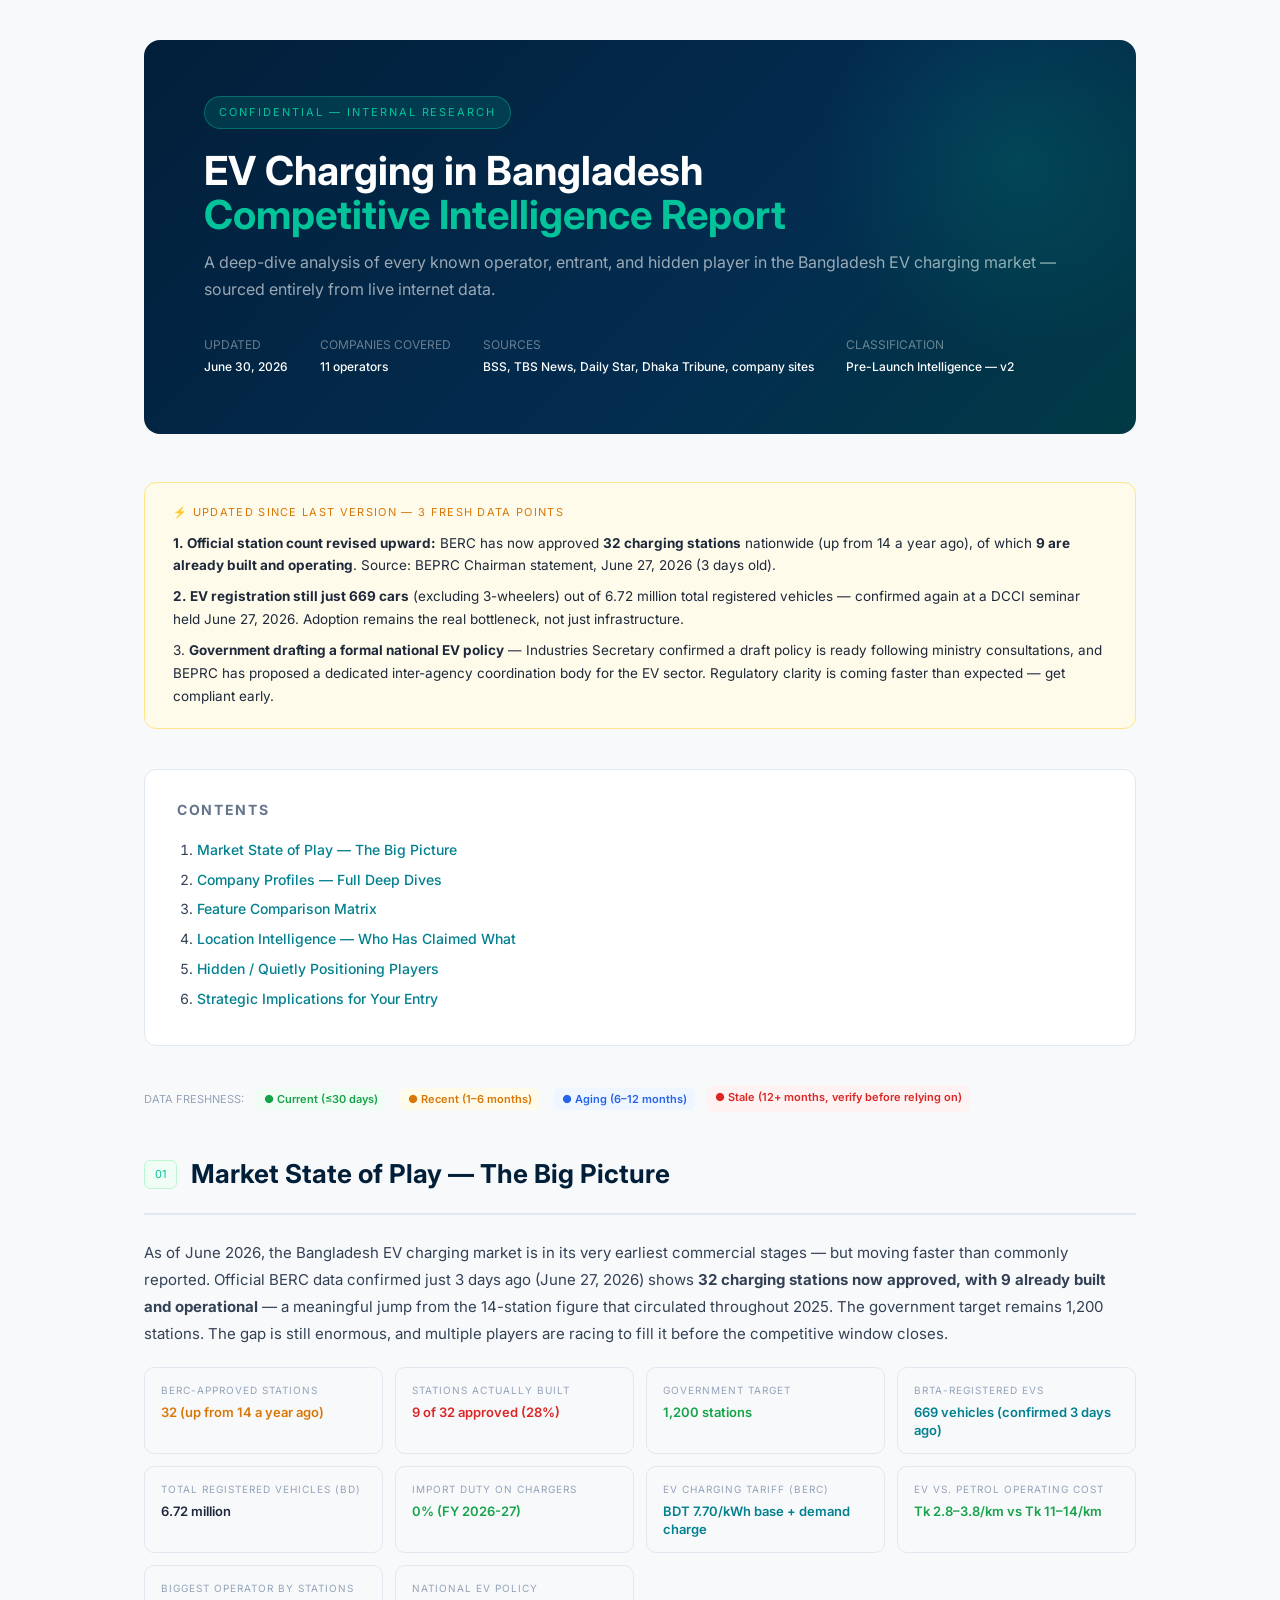
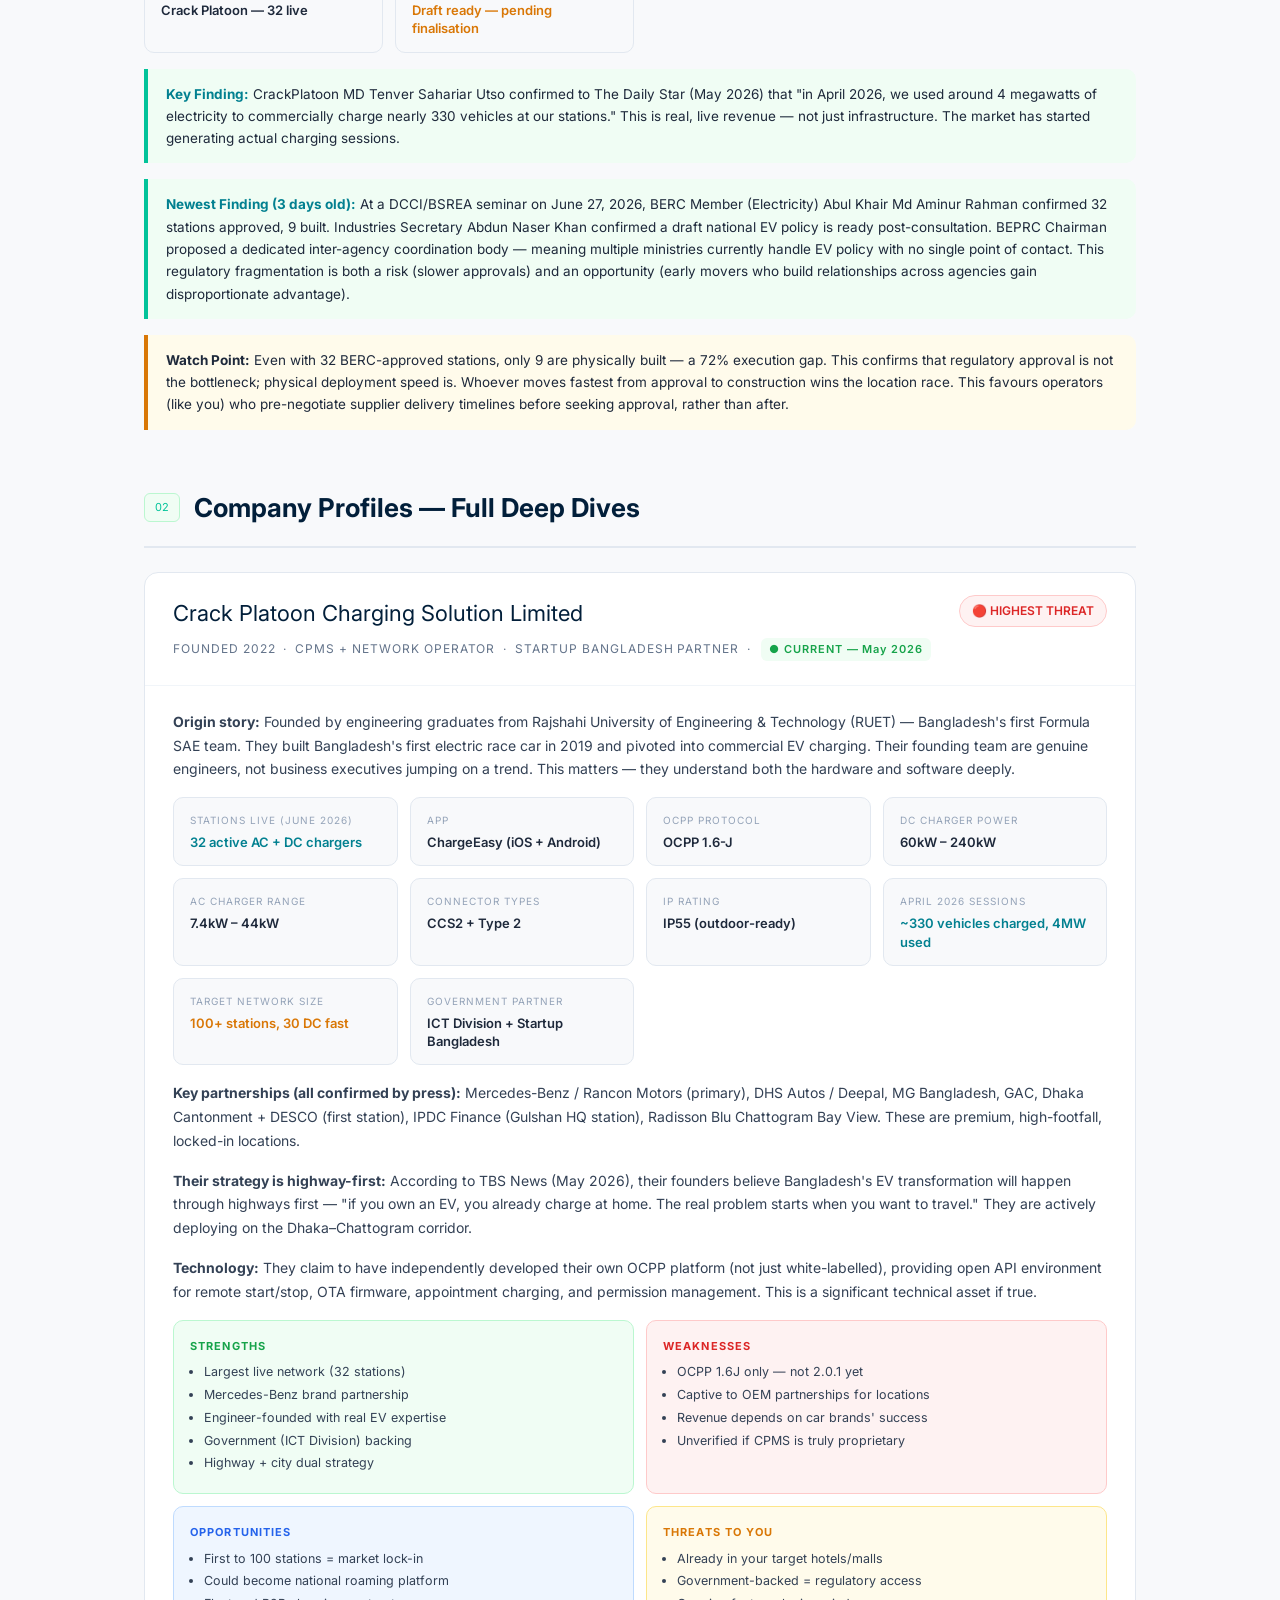
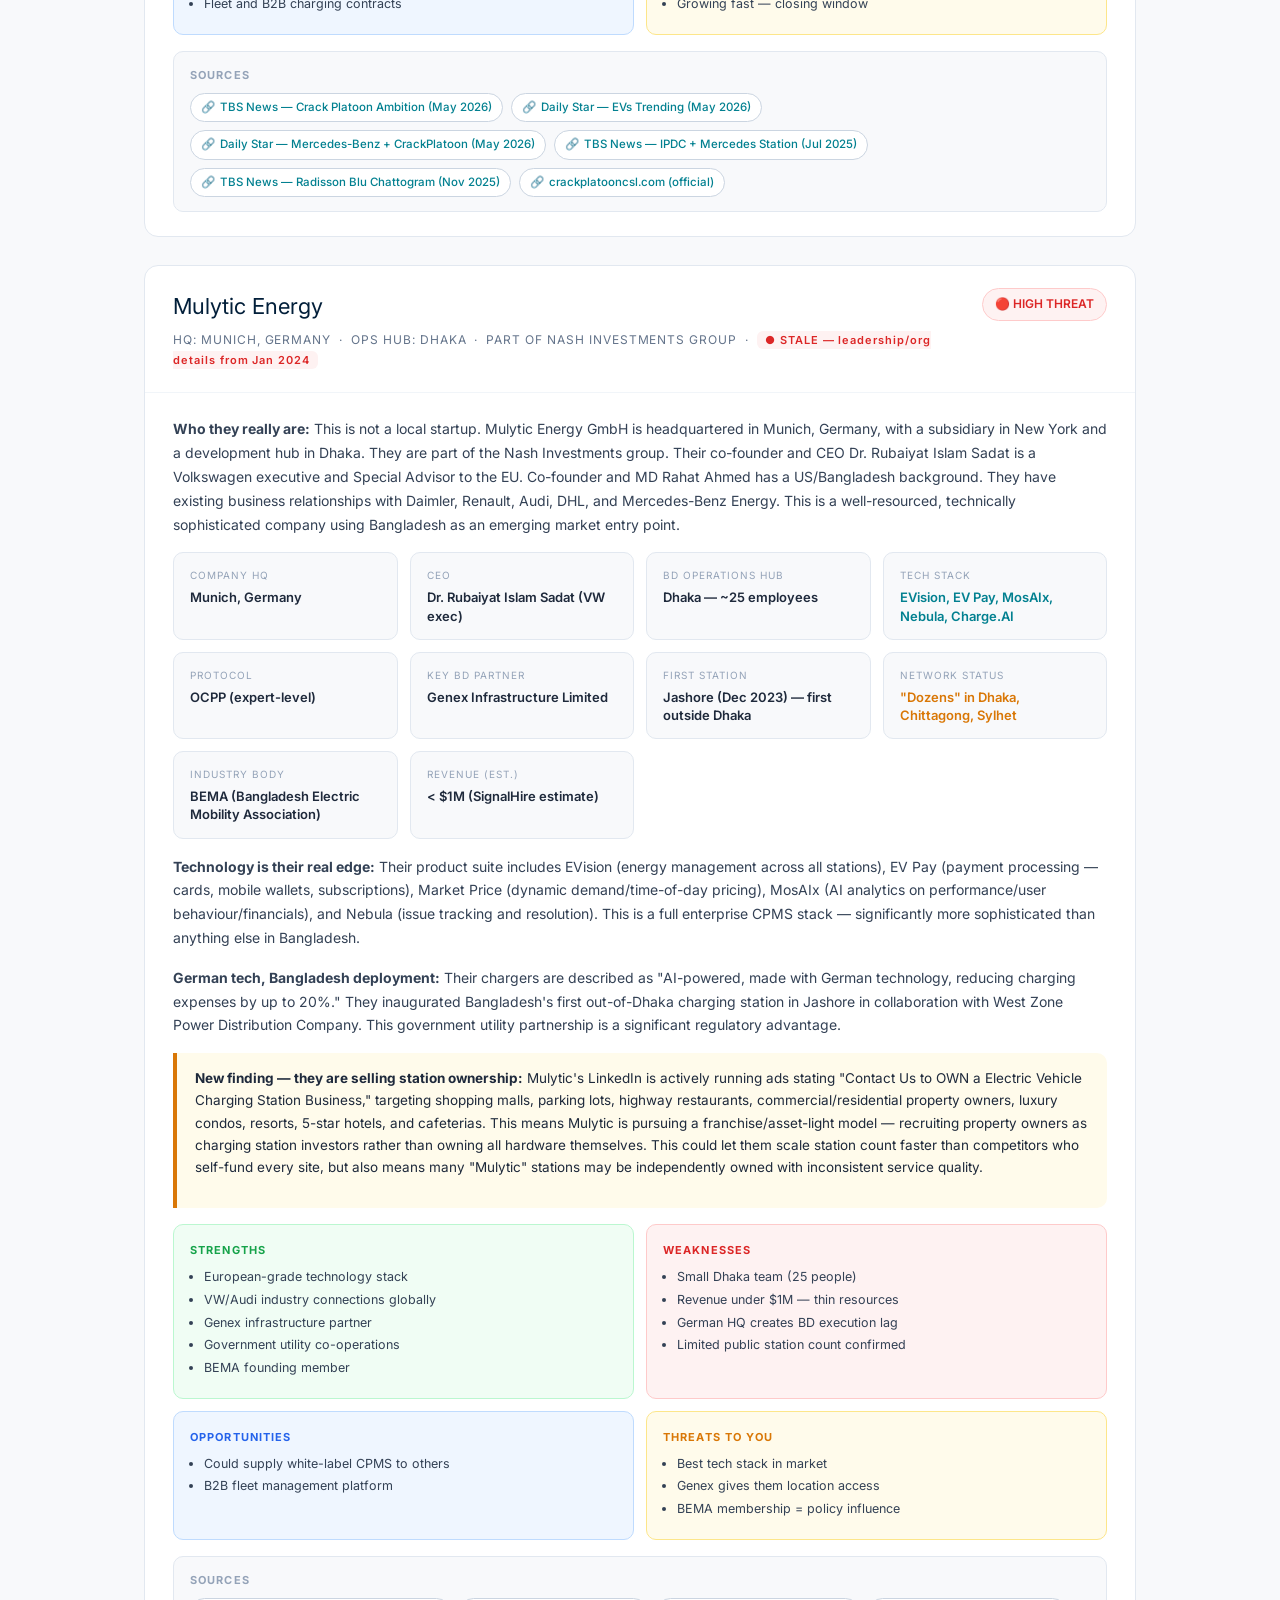
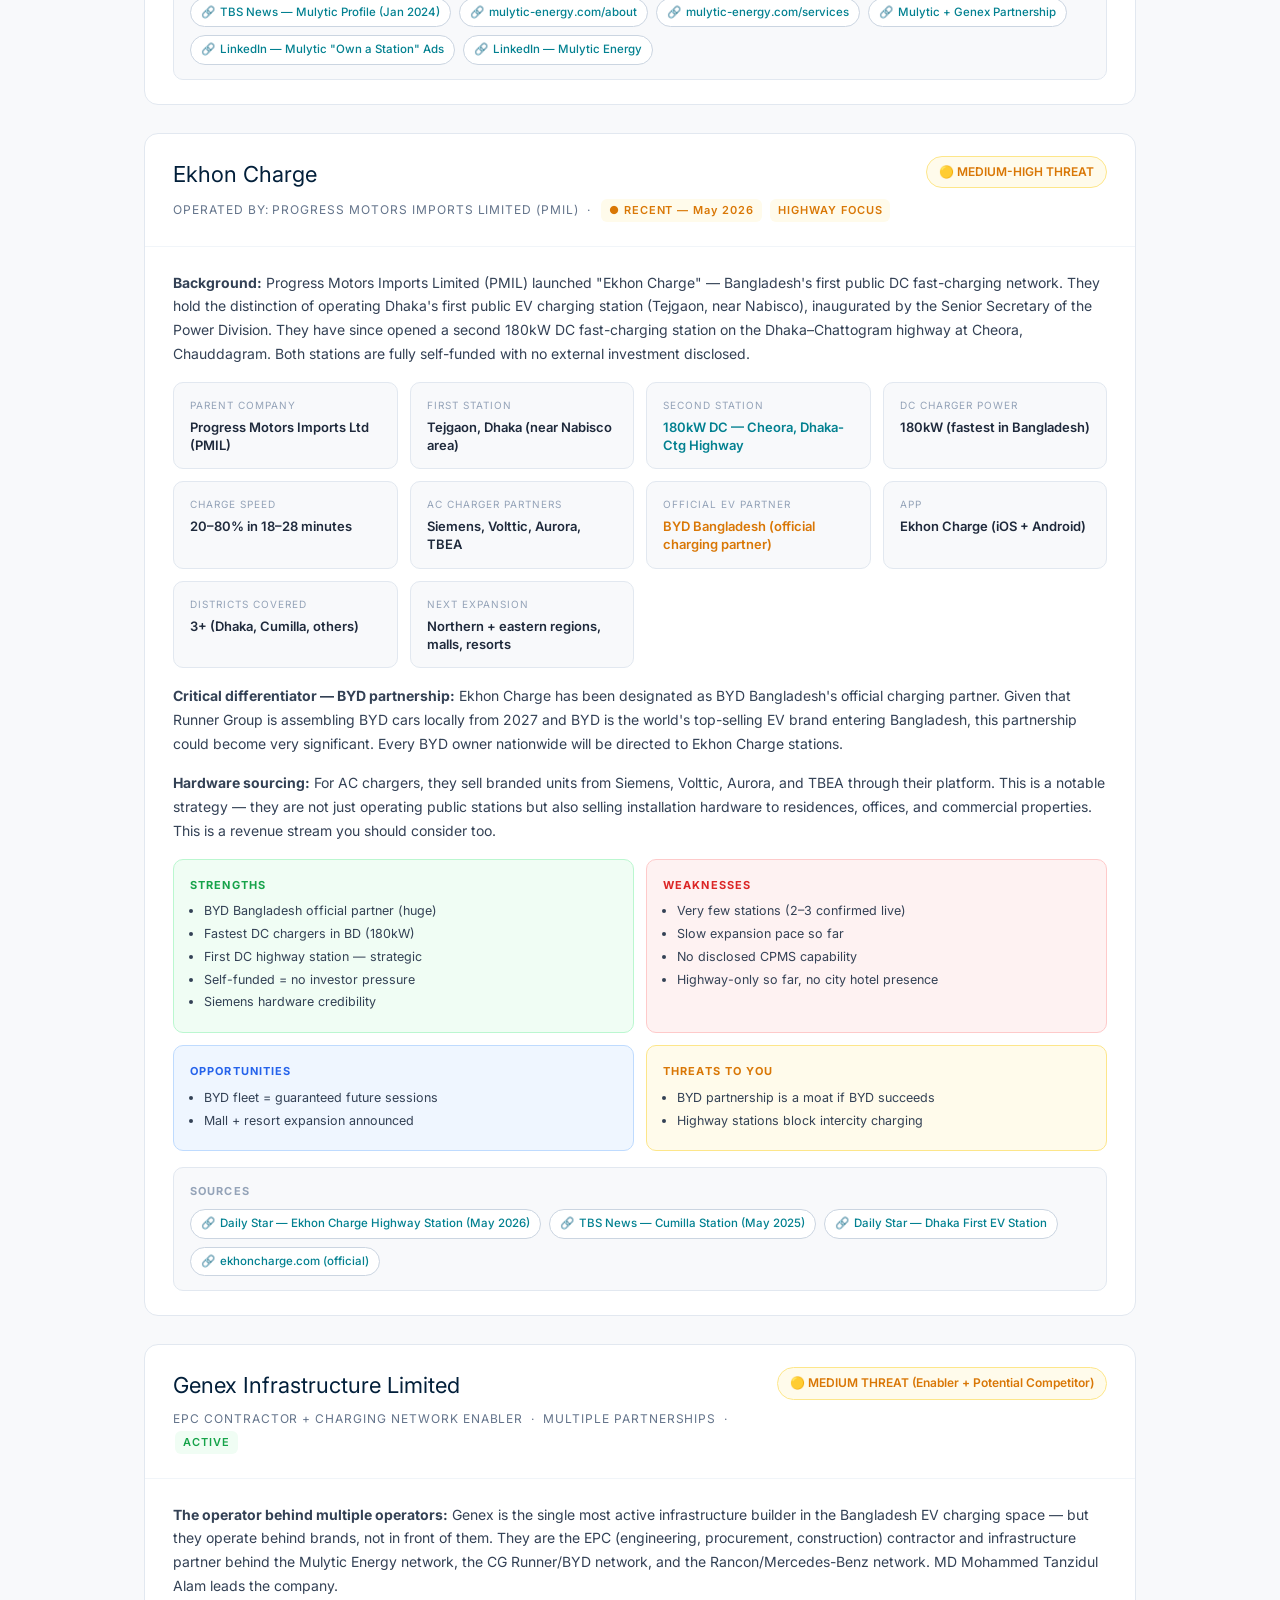
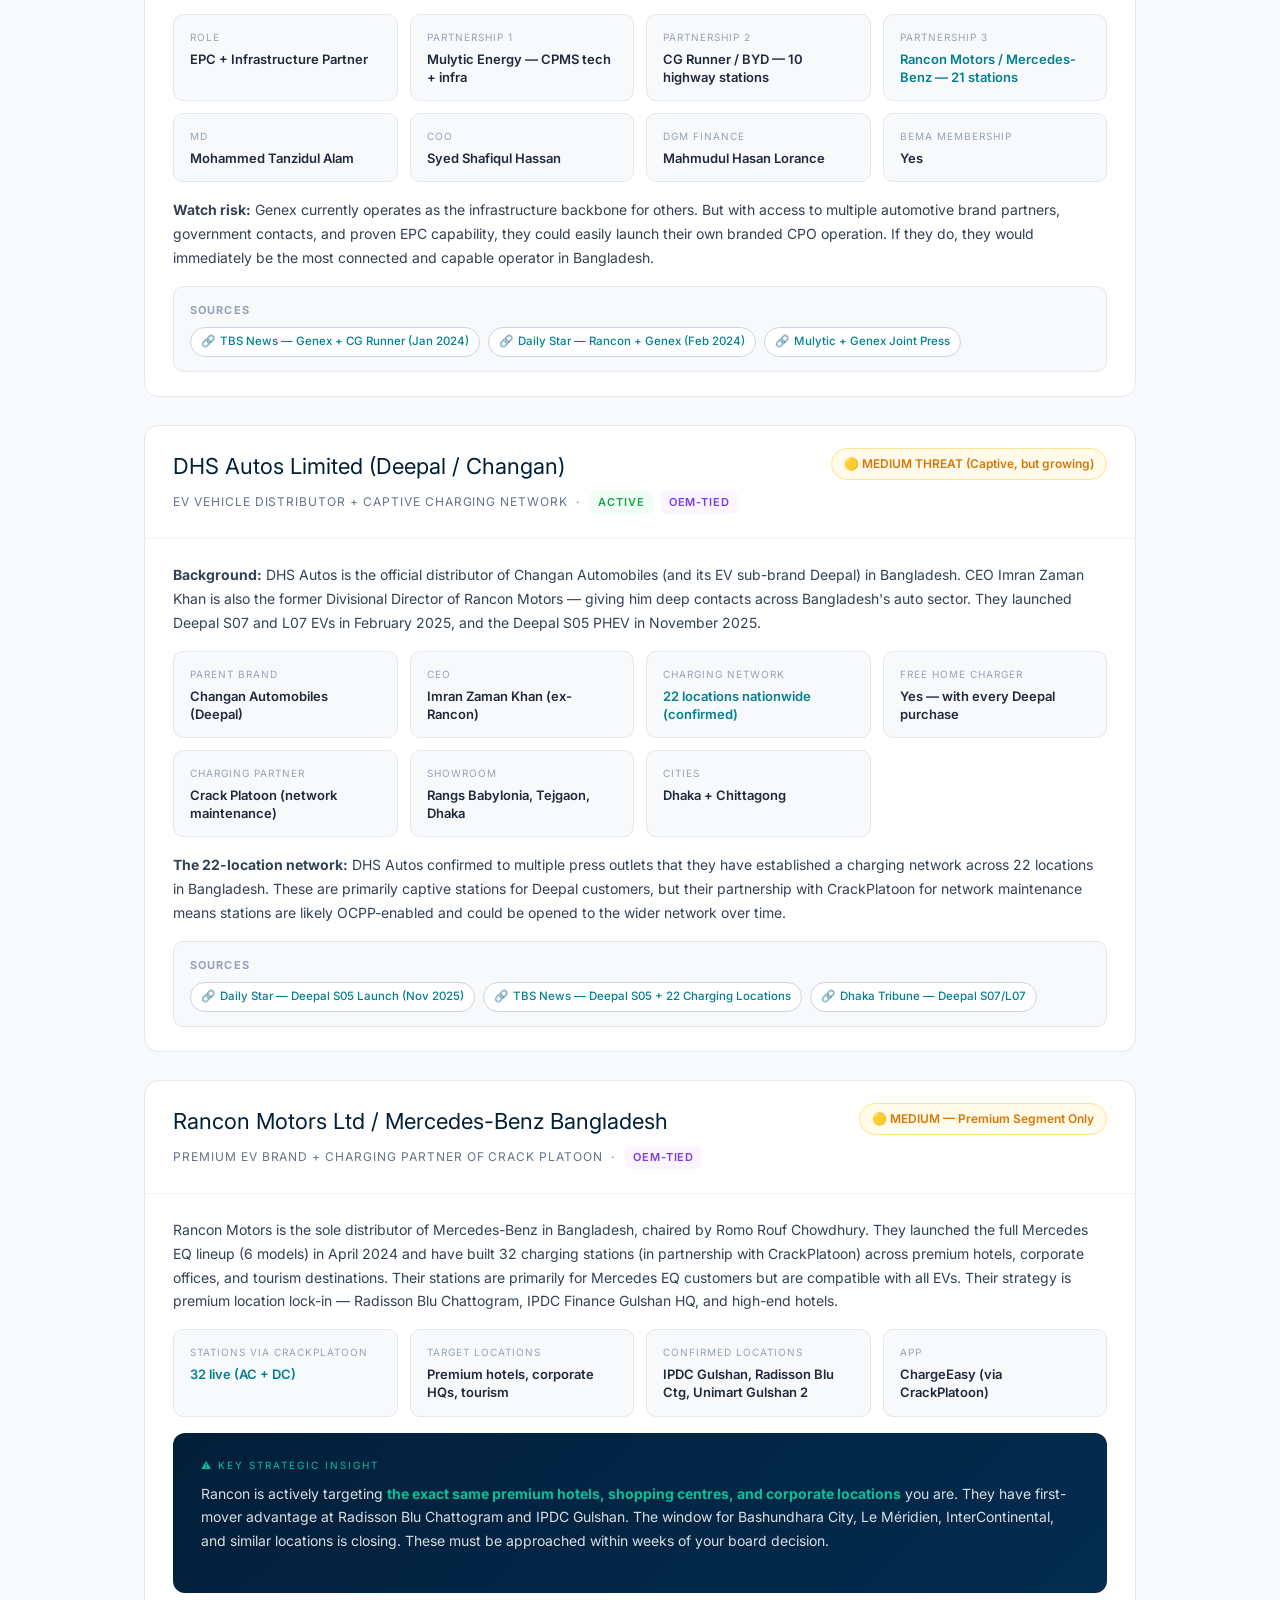
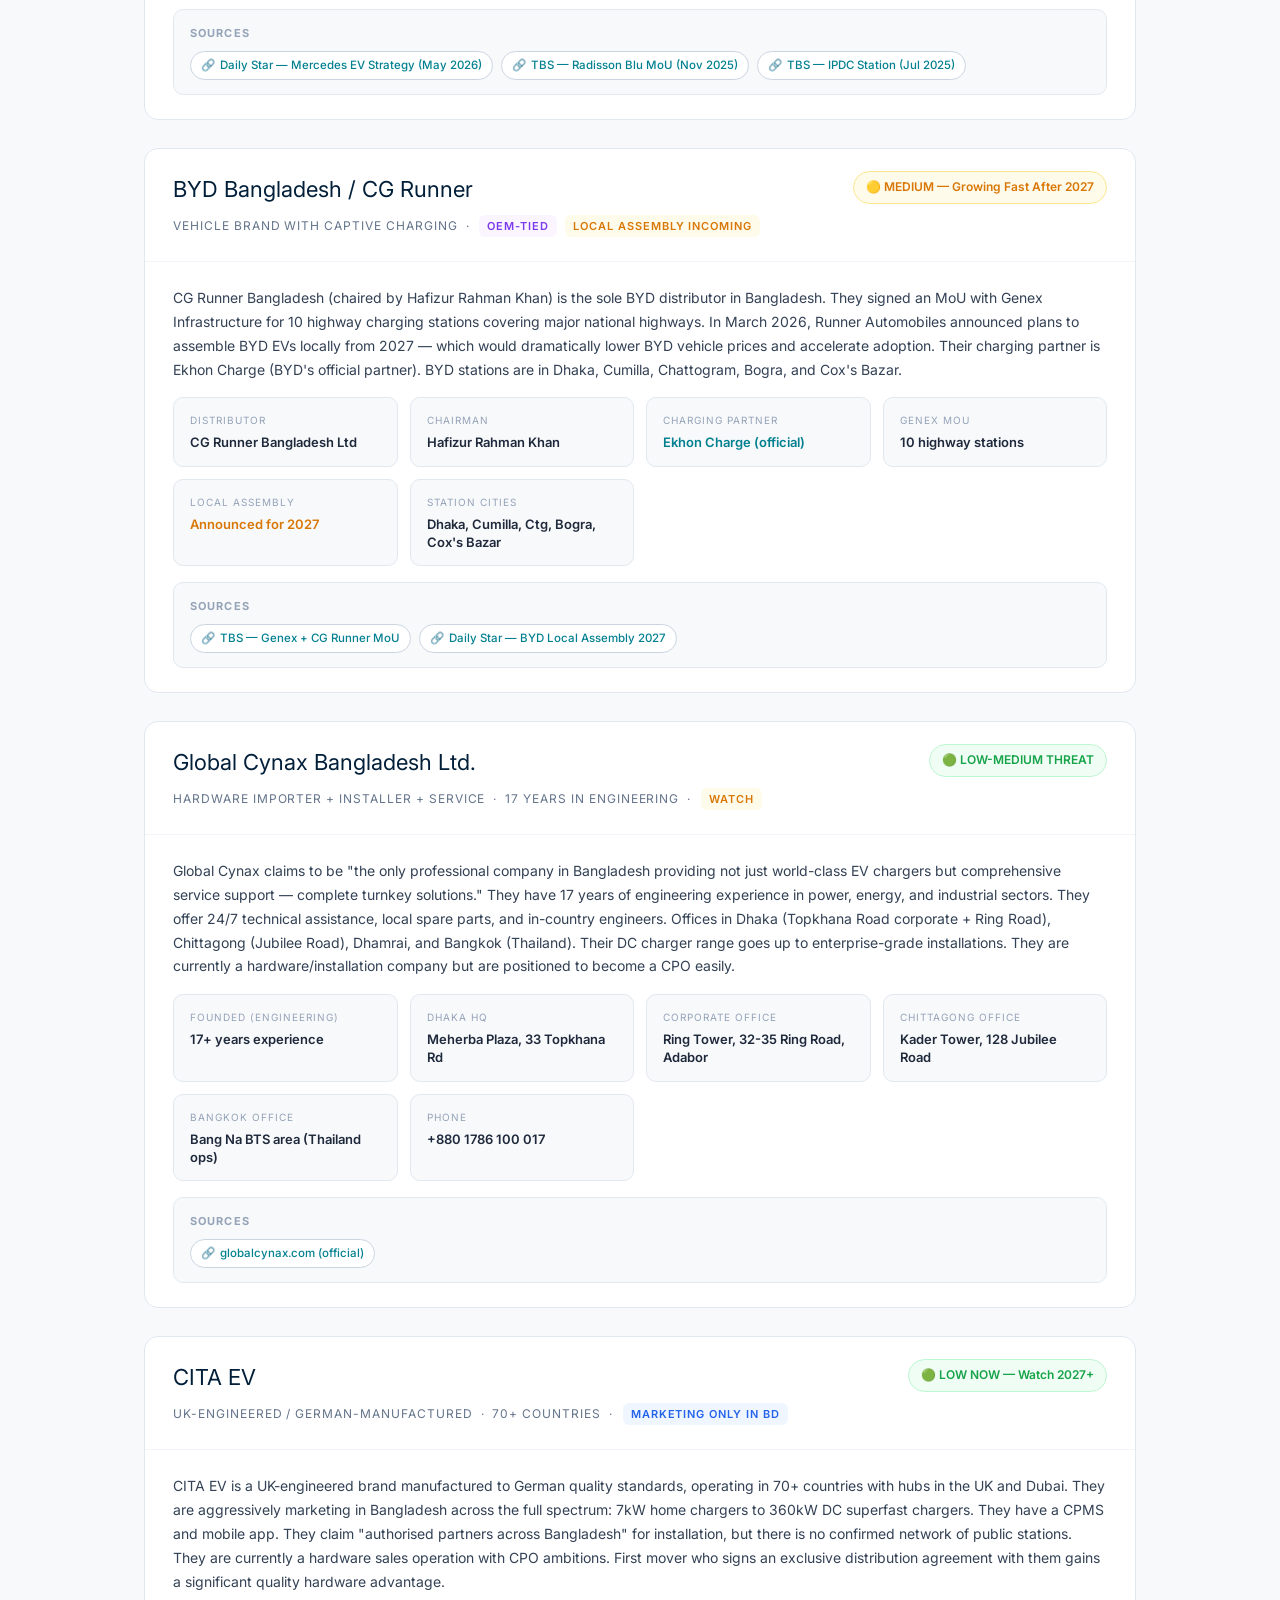
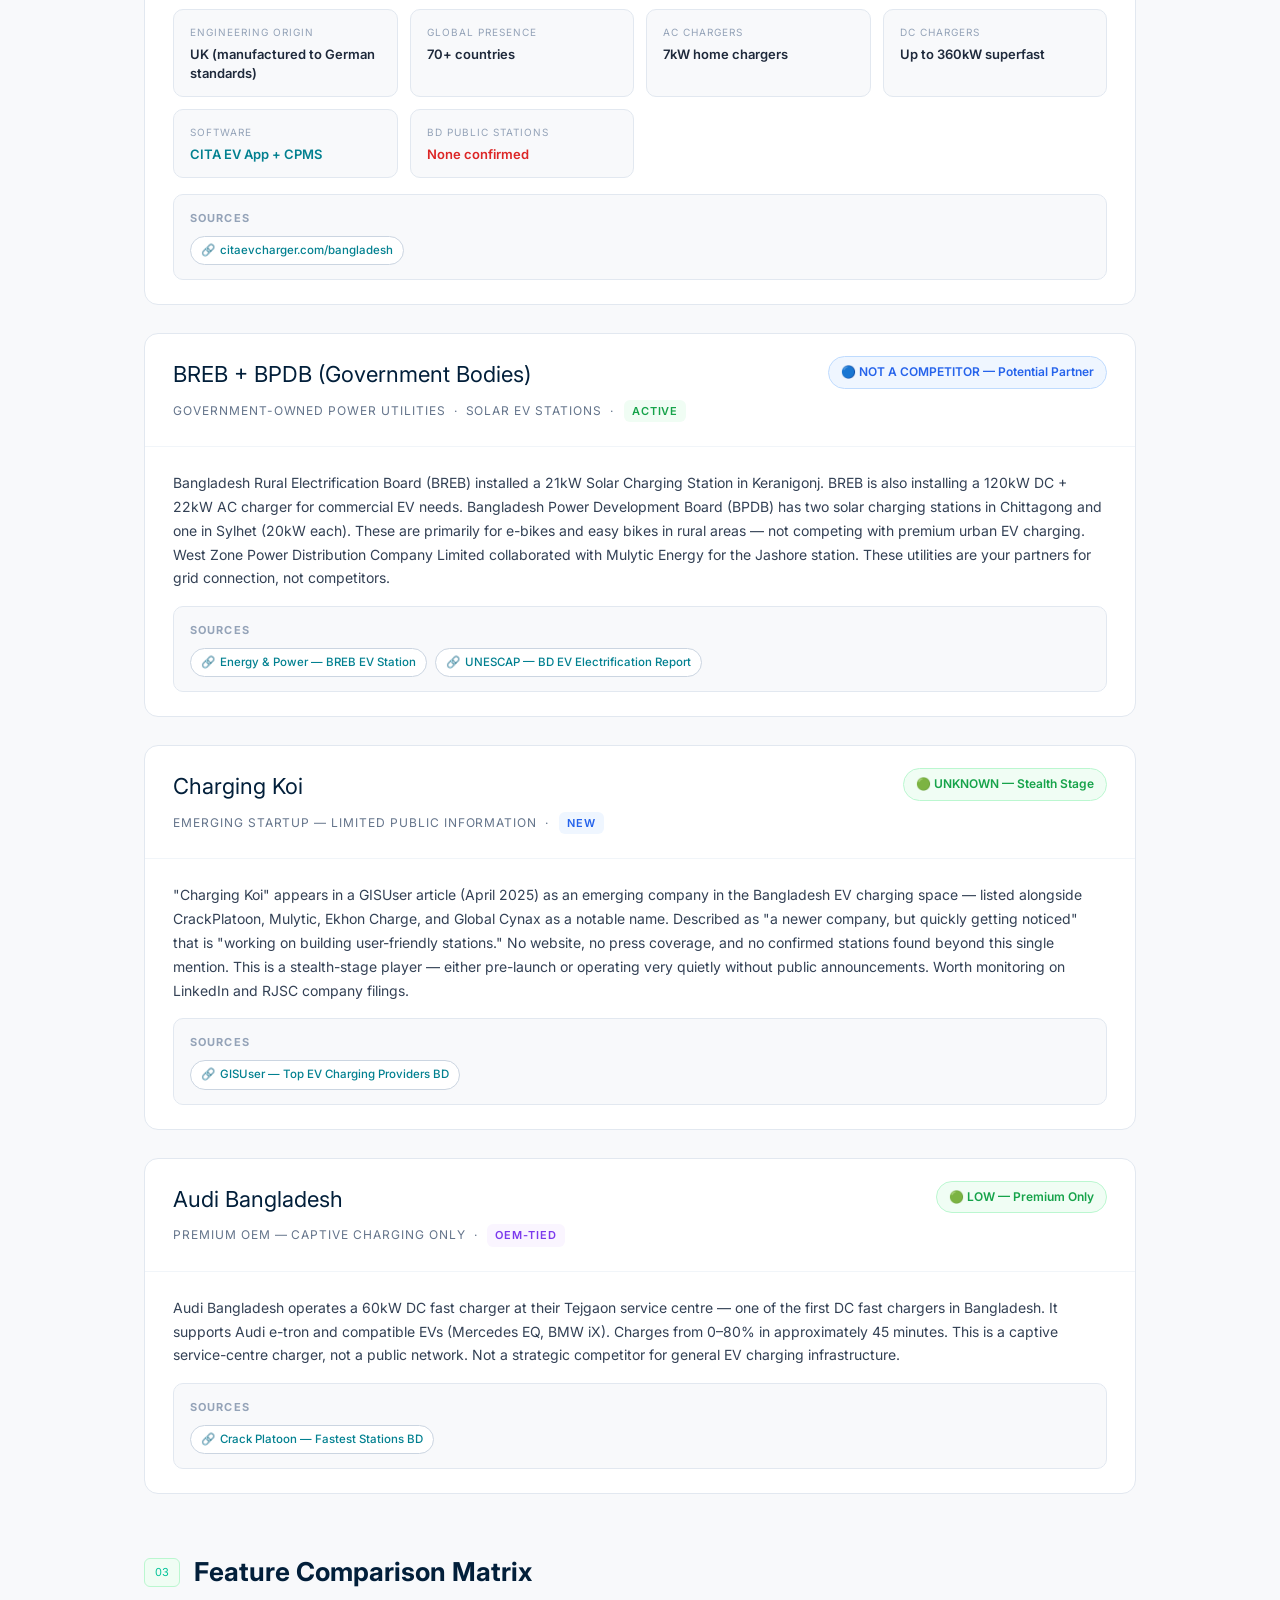
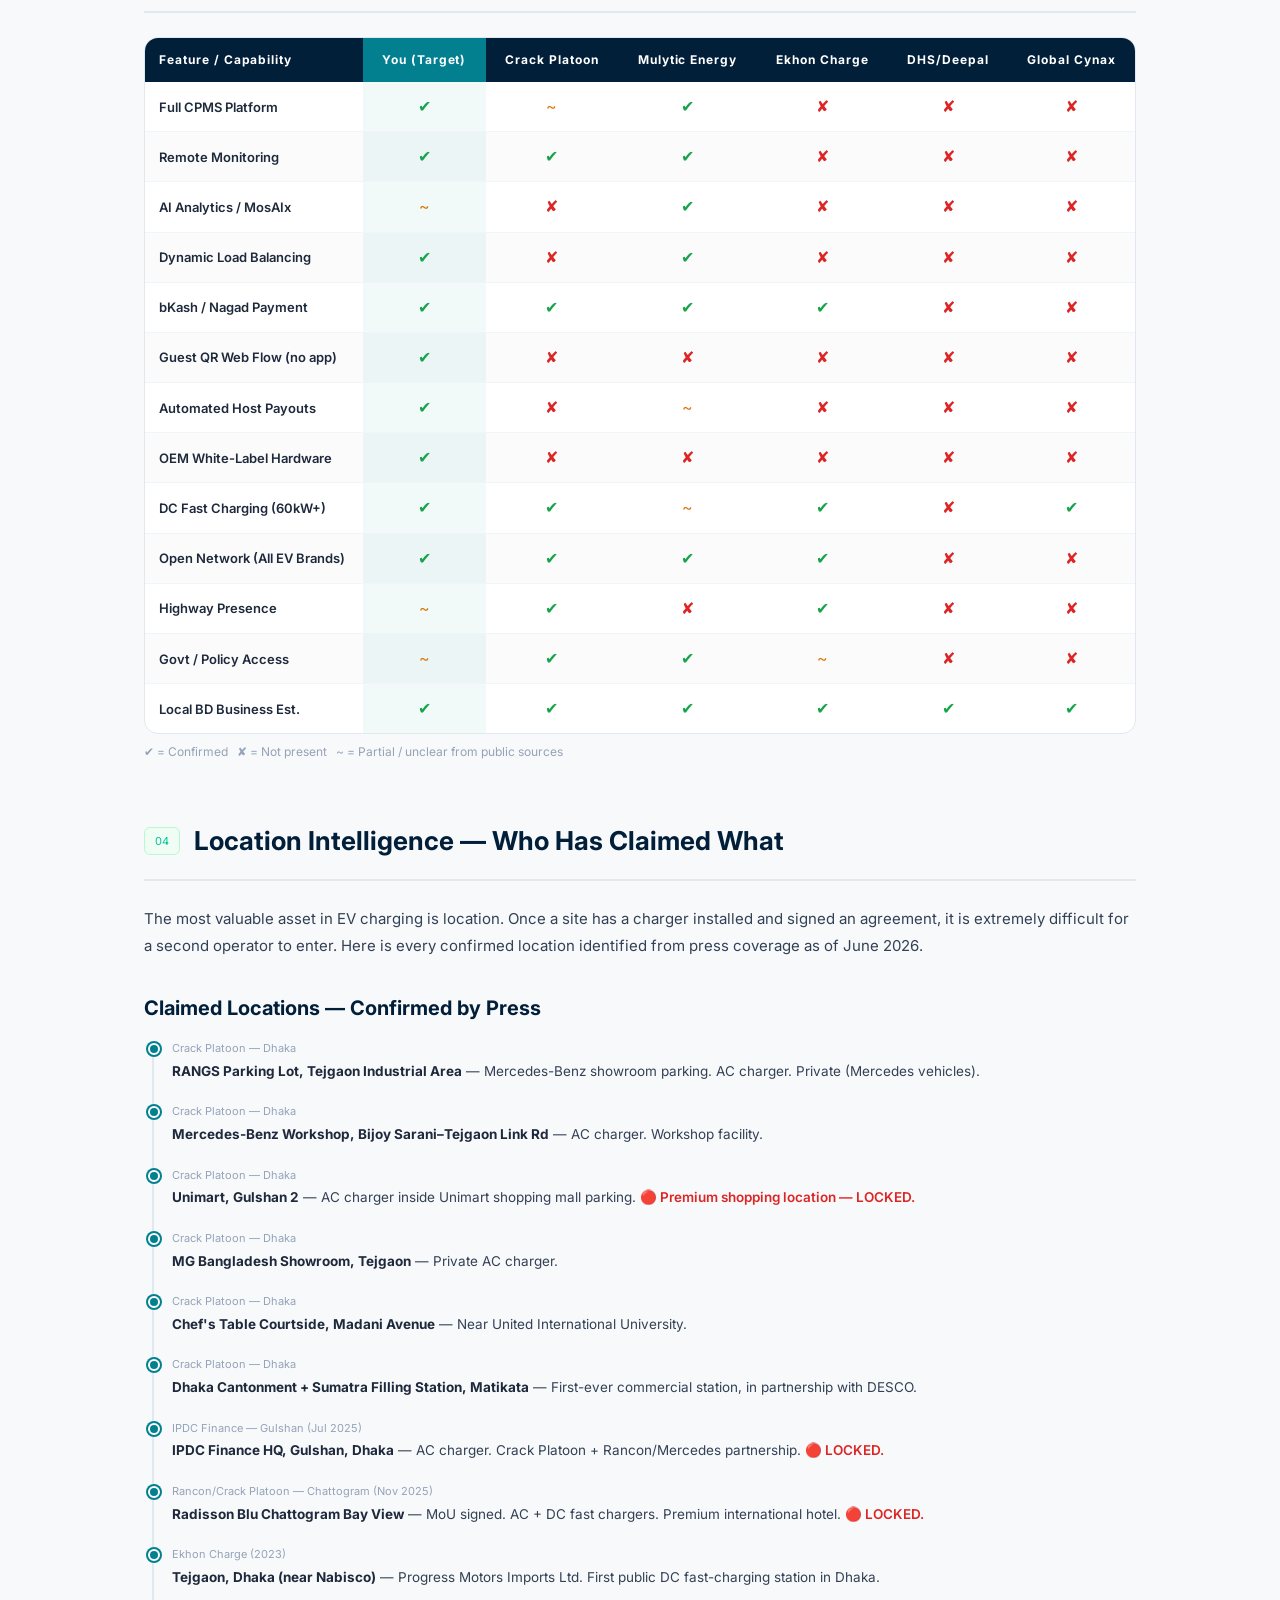
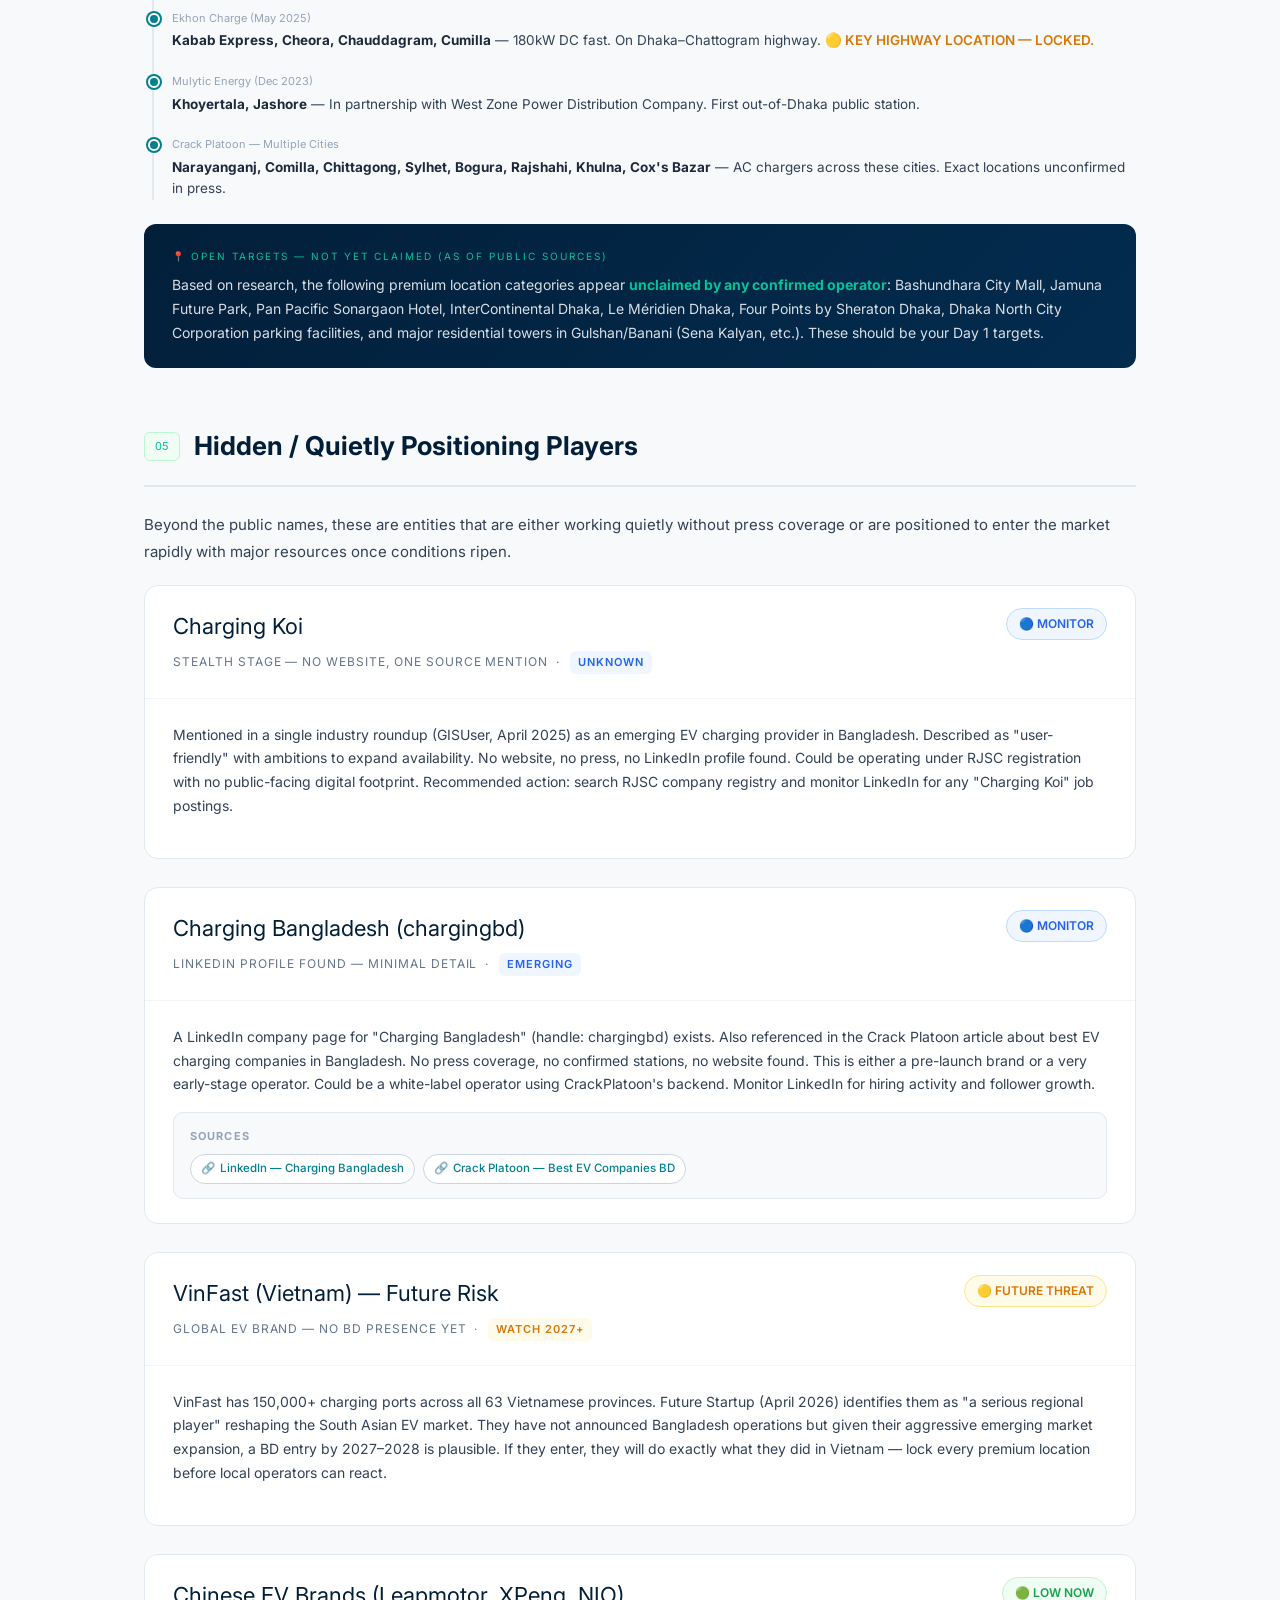
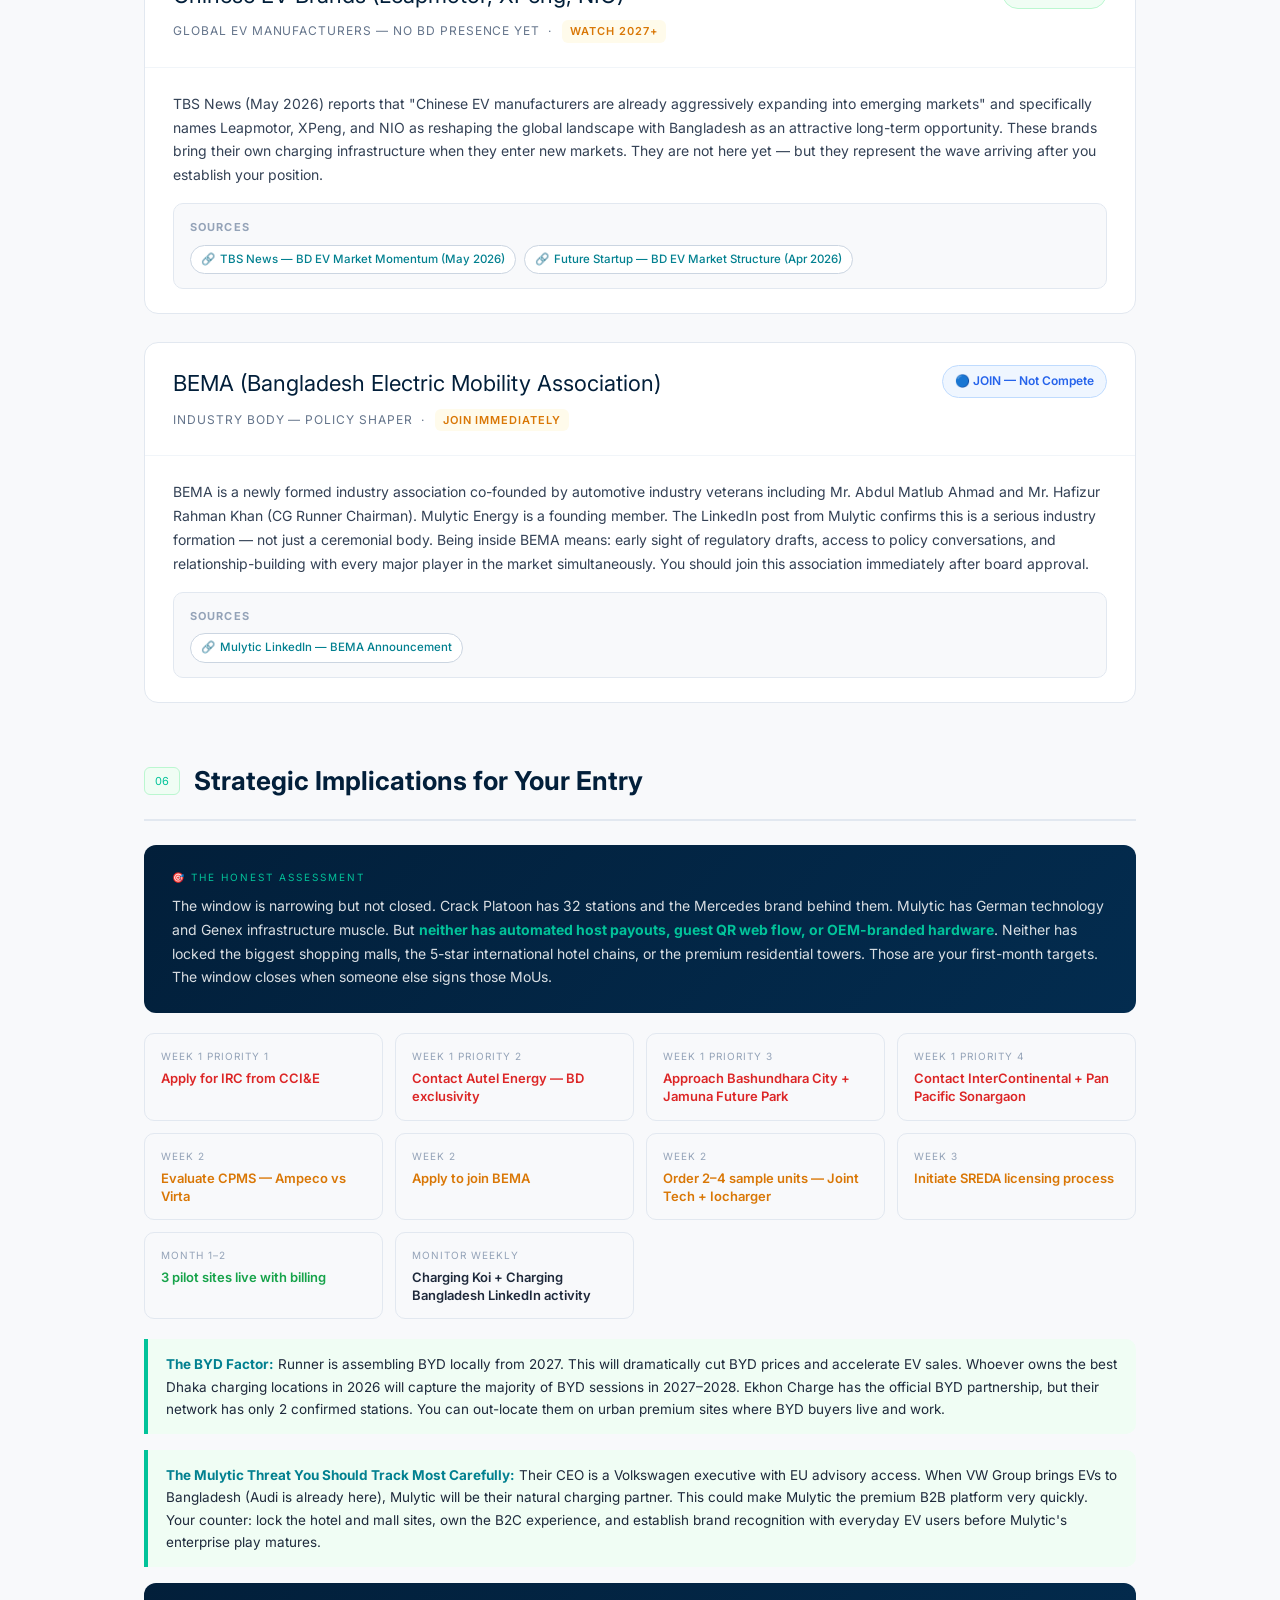
<file: Office-Ready/05_EV_Charging_Bangladesh_Competitive_Intelligence_Report_v2.html>
<!DOCTYPE html>
<html lang="en">
<head>
<meta charset="UTF-8">
<meta name="viewport" content="width=device-width,initial-scale=1.0">
<title>EV Charging Bangladesh — Competitive Intelligence Report 2026</title>
<style>
  @import url('https://fonts.googleapis.com/css2?family=Inter:wght@300;400;500;600;700;800&display=swap');

  *{box-sizing:border-box;margin:0;padding:0;}
  body{font-family:'Inter',sans-serif;background:#f8f9fb;color:#1e293b;line-height:1.7;}

  /* === LAYOUT === */
  .page{max-width:1040px;margin:0 auto;padding:40px 24px 80px;}

  /* === COVER === */
  .cover{background:linear-gradient(135deg,#021F3A 0%,#032C4F 60%,#013A45 100%);border-radius:16px;padding:56px 60px;margin-bottom:48px;position:relative;overflow:hidden;}
  .cover::before{content:'';position:absolute;right:-80px;top:-80px;width:400px;height:400px;border-radius:50%;background:radial-gradient(circle,rgba(2,195,154,0.15),transparent 70%);}
  .cover-badge{display:inline-block;background:rgba(2,195,154,0.15);border:1px solid rgba(2,195,154,0.4);color:#02C39A;font-family:'Inter',sans-serif;font-size:11px;letter-spacing:0.18em;padding:6px 14px;border-radius:20px;margin-bottom:20px;}
  .cover h1{font-family:'Inter',sans-serif;font-size:40px;color:#fff;line-height:1.1;margin-bottom:12px;}
  .cover h1 span{color:#02C39A;}
  .cover .sub{font-size:16px;color:rgba(255,255,255,0.6);margin-bottom:32px;}
  .cover-meta{display:flex;gap:32px;flex-wrap:wrap;}
  .cover-meta-item{font-size:12px;font-family:'Inter',sans-serif;}
  .cover-meta-item .label{color:rgba(255,255,255,0.4);display:block;margin-bottom:2px;}
  .cover-meta-item .val{color:#fff;font-weight:500;}

  /* === TOC === */
  .toc{background:#fff;border-radius:12px;padding:28px 32px;margin-bottom:40px;border:1px solid #e2e8f0;}
  .toc h3{font-size:14px;color:#64748b;font-family:'Inter',sans-serif;letter-spacing:0.12em;text-transform:uppercase;margin-bottom:16px;}
  .toc ol{padding-left:20px;}
  .toc li{font-size:14px;color:#334155;margin-bottom:6px;}
  .toc li a{color:#028090;text-decoration:none;font-weight:500;}
  .toc li a:hover{text-decoration:underline;}

  /* === SECTION === */
  .section{margin-bottom:56px;}
  .section-header{display:flex;align-items:center;gap:14px;margin-bottom:24px;padding-bottom:16px;border-bottom:2px solid #e2e8f0;}
  .section-num{font-family:'Inter',sans-serif;font-size:11px;color:#02C39A;background:#f0fdf4;border:1px solid #bbf7d0;padding:4px 10px;border-radius:6px;flex-shrink:0;}
  .section-title{font-family:'Inter',sans-serif;font-size:26px;color:#021F3A;}

  /* === COMPANY PROFILES === */
  .company{background:#fff;border-radius:14px;border:1px solid #e2e8f0;margin-bottom:28px;overflow:hidden;}
  .company-header{padding:22px 28px;border-bottom:1px solid #f1f5f9;display:flex;align-items:flex-start;gap:20px;}
  .threat-badge{display:inline-flex;align-items:center;gap:6px;padding:5px 12px;border-radius:20px;font-size:12px;font-weight:600;white-space:nowrap;flex-shrink:0;}
  .threat-red{background:#fef2f2;color:#dc2626;border:1px solid #fecaca;}
  .threat-amber{background:#fffbeb;color:#d97706;border:1px solid #fde68a;}
  .threat-green{background:#f0fdf4;color:#16a34a;border:1px solid #bbf7d0;}
  .threat-blue{background:#eff6ff;color:#2563eb;border:1px solid #bfdbfe;}
  .company-name{font-family:'Inter',sans-serif;font-size:22px;color:#021F3A;margin-bottom:4px;}
  .company-type{font-size:12px;color:#64748b;font-family:'Inter',sans-serif;letter-spacing:0.08em;}
  .company-body{padding:24px 28px;}
  .company-body p{font-size:14px;color:#334155;margin-bottom:16px;line-height:1.7;}

  /* === FACT GRID === */
  .facts{display:grid;grid-template-columns:repeat(auto-fill,minmax(210px,1fr));gap:12px;margin:16px 0;}
  .fact{background:#f8f9fb;border-radius:10px;padding:14px 16px;border:1px solid #e2e8f0;}
  .fact .flabel{font-size:10px;color:#94a3b8;font-family:'Inter',sans-serif;letter-spacing:0.1em;text-transform:uppercase;margin-bottom:4px;}
  .fact .fval{font-size:13px;color:#1e293b;font-weight:600;line-height:1.4;}
  .fact .fval.mint{color:#028090;}
  .fact .fval.red{color:#dc2626;}
  .fact .fval.amber{color:#d97706;}
  .fact .fval.green{color:#16a34a;}

  /* === SWOT === */
  .swot{display:grid;grid-template-columns:1fr 1fr;gap:12px;margin-top:16px;}
  .swot-q{border-radius:10px;padding:16px;}
  .swot-q.s{background:#f0fdf4;border:1px solid #bbf7d0;}
  .swot-q.w{background:#fef2f2;border:1px solid #fecaca;}
  .swot-q.o{background:#eff6ff;border:1px solid #bfdbfe;}
  .swot-q.t{background:#fffbeb;border:1px solid #fde68a;}
  .swot-q h5{font-size:11px;font-weight:700;text-transform:uppercase;letter-spacing:0.1em;margin-bottom:8px;}
  .swot-q.s h5{color:#16a34a;}
  .swot-q.w h5{color:#dc2626;}
  .swot-q.o h5{color:#2563eb;}
  .swot-q.t h5{color:#d97706;}
  .swot-q ul{padding-left:14px;}
  .swot-q li{font-size:12.5px;color:#334155;margin-bottom:4px;line-height:1.5;}

  /* === SOURCE LINK === */
  .sources{margin-top:16px;padding:14px 16px;background:#f8f9fb;border-radius:10px;border:1px solid #e2e8f0;}
  .sources h5{font-size:11px;color:#94a3b8;font-family:'Inter',sans-serif;letter-spacing:0.1em;text-transform:uppercase;margin-bottom:8px;}
  .src-list{display:flex;flex-wrap:wrap;gap:8px;}
  .src-pill{display:inline-flex;align-items:center;gap:5px;padding:4px 10px;background:#fff;border:1px solid #cbd5e1;border-radius:20px;font-size:11.5px;color:#028090;text-decoration:none;font-weight:500;}
  .src-pill:hover{background:#f0fdf4;border-color:#02C39A;}
  .src-pill::before{content:'🔗';}

  /* === COMPARISON TABLE === */
  .comp-wrap{background:#fff;border-radius:14px;border:1px solid #e2e8f0;overflow:hidden;}
  .comp-wrap table{width:100%;border-collapse:collapse;}
  .comp-wrap th{background:#021F3A;color:#fff;padding:12px 14px;font-size:12px;font-family:'Inter',sans-serif;letter-spacing:0.08em;text-align:left;}
  .comp-wrap th.us{background:#028090;}
  .comp-wrap td{padding:11px 14px;font-size:13px;border-bottom:1px solid #f1f5f9;color:#334155;}
  .comp-wrap td:first-child{font-weight:600;color:#1e293b;}
  .comp-wrap td.us-col{background:rgba(2,128,144,0.05);}
  .comp-wrap tr:last-child td{border-bottom:none;}
  .comp-wrap tr:nth-child(even) td{background:rgba(0,0,0,0.015);}
  .comp-wrap tr:nth-child(even) td.us-col{background:rgba(2,128,144,0.08);}
  .chk{color:#16a34a;font-size:16px;}
  .crs{color:#dc2626;font-size:16px;}
  .prt{color:#d97706;font-size:16px;}

  /* === STRATEGIC INSIGHT BOX === */
  .insight{background:linear-gradient(135deg,#021F3A,#032C4F);border-radius:12px;padding:24px 28px;margin:16px 0;color:#fff;}
  .insight .itag{font-family:'Inter',sans-serif;font-size:10px;color:#02C39A;letter-spacing:0.2em;text-transform:uppercase;margin-bottom:8px;}
  .insight p{font-size:14px;color:rgba(255,255,255,0.85);line-height:1.7;}
  .insight strong{color:#02C39A;}

  /* === TIMELINE === */
  .timeline{position:relative;padding-left:28px;}
  .timeline::before{content:'';position:absolute;left:8px;top:6px;bottom:0;width:2px;background:#e2e8f0;}
  .tl-item{position:relative;margin-bottom:20px;}
  .tl-dot{position:absolute;left:-24px;top:4px;width:12px;height:12px;border-radius:50%;background:#028090;border:2px solid #fff;box-shadow:0 0 0 2px #028090;}
  .tl-date{font-size:11px;font-family:'Inter',sans-serif;color:#94a3b8;margin-bottom:3px;}
  .tl-text{font-size:13.5px;color:#334155;line-height:1.6;}
  .tl-text strong{color:#1e293b;}

  /* === RADAR / MATRIX === */
  .matrix{background:#fff;border-radius:14px;border:1px solid #e2e8f0;overflow:hidden;margin-bottom:28px;}
  .matrix-title{background:#f8f9fb;padding:14px 20px;font-size:13px;font-weight:600;color:#334155;border-bottom:1px solid #e2e8f0;}
  .matrix-body{padding:20px;}

  /* === UTILITY === */
  h2.subsection{font-family:'Inter',sans-serif;font-size:20px;color:#021F3A;margin:32px 0 14px;}
  p.intro{font-size:15px;color:#334155;line-height:1.8;margin-bottom:20px;}
  .callout{background:#f0fdf4;border-left:4px solid #02C39A;padding:14px 18px;border-radius:0 10px 10px 0;margin:16px 0;}
  .callout p{font-size:13.5px;color:#1e293b;line-height:1.65;}
  .callout strong{color:#028090;}
  .warn-box{background:#fffbeb;border-left:4px solid #d97706;padding:14px 18px;border-radius:0 10px 10px 0;margin:16px 0;}
  .warn-box p{font-size:13.5px;color:#1e293b;line-height:1.65;}
  .tag{display:inline-block;font-size:11px;padding:2px 8px;border-radius:6px;font-weight:600;margin:2px;}
  .tag.new{background:#eff6ff;color:#2563eb;}
  .tag.active{background:#f0fdf4;color:#16a34a;}
  .tag.watch{background:#fffbeb;color:#d97706;}
  .tag.oem{background:#faf5ff;color:#7c3aed;}

  @media print{body{background:#fff;}.page{padding:0;max-width:100%;}}

  /* ══════════════════════════════════════
     MOBILE RESPONSIVE OVERRIDES
     (appended — does not alter desktop rules above)
  ══════════════════════════════════════ */
  @media (max-width: 768px){
    .page{padding:20px 14px 60px;}

    .cover{padding:32px 22px;border-radius:12px;margin-bottom:28px;}
    .cover::before{width:220px;height:220px;right:-60px;top:-60px;}
    .cover h1{font-size:26px;line-height:1.2;}
    .cover .sub{font-size:14px;margin-bottom:22px;}
    .cover-meta{gap:16px 24px;}

    .toc{padding:20px 18px;margin-bottom:24px;}

    div[style*="display:flex"][style*="gap:10px"]{row-gap:8px;}

    .section{margin-bottom:36px;}
    .section-header{gap:10px;margin-bottom:16px;padding-bottom:12px;}
    .section-title{font-size:20px;}

    .company-header{padding:16px 18px;flex-direction:column;gap:10px;}
    .company-name{font-size:18px;}
    .company-body{padding:18px;}
    .company-body p{font-size:13.5px;}

    .facts{grid-template-columns:repeat(2,1fr);gap:10px;}
    .fact{padding:12px 13px;}

    .swot{grid-template-columns:1fr;gap:10px;}

    .sources{padding:12px 14px;}
    .src-list{gap:6px;}
    .src-pill{font-size:11px;padding:4px 9px;}

    .comp-wrap{overflow-x:auto;-webkit-overflow-scrolling:touch;}
    .comp-wrap table{min-width:640px;}

    h2.subsection{font-size:17px;}
    p.intro{font-size:14px;}

    .timeline{padding-left:22px;}
    .timeline::before{left:6px;}
    .tl-dot{left:-20px;}

    .insight{padding:18px 20px;}
    .callout,.warn-box{padding:12px 14px;}

    /* two-column layouts inside sections generally use inline
       grid-template-columns via <div class="two-col">-like patterns;
       none exist in this file as separate classes, but guard anyway */
    [style*="grid-template-columns:1fr 1fr"],
    [style*="grid-template-columns: 1fr 1fr"]{grid-template-columns:1fr !important;}

    .cover-badge{font-size:10px;padding:5px 12px;}
  }

  @media (max-width: 480px){
    .cover h1{font-size:22px;}
    .facts{grid-template-columns:1fr;}
    .cover-meta{flex-direction:column;gap:10px;}
    .company-name{font-size:16px;}
    .section-title{font-size:18px;}
  }
</style>
</head>
<body>
<div class="page">

<!-- COVER -->
<div class="cover">
  <div class="cover-badge">CONFIDENTIAL — INTERNAL RESEARCH</div>
  <h1>EV Charging in Bangladesh<br><span>Competitive Intelligence Report</span></h1>
  <p class="sub">A deep-dive analysis of every known operator, entrant, and hidden player in the Bangladesh EV charging market — sourced entirely from live internet data.</p>
  <div class="cover-meta">
    <div class="cover-meta-item"><span class="label">UPDATED</span><span class="val">June 30, 2026</span></div>
    <div class="cover-meta-item"><span class="label">COMPANIES COVERED</span><span class="val">11 operators</span></div>
    <div class="cover-meta-item"><span class="label">SOURCES</span><span class="val">BSS, TBS News, Daily Star, Dhaka Tribune, company sites</span></div>
    <div class="cover-meta-item"><span class="label">CLASSIFICATION</span><span class="val">Pre-Launch Intelligence — v2</span></div>
  </div>
</div>

<!-- WHAT CHANGED BANNER -->
<div style="background:#fffbeb;border:1px solid #fde68a;border-radius:12px;padding:20px 28px;margin-bottom:40px;">
  <div style="font-family:'Inter',sans-serif;font-size:11px;color:#d97706;letter-spacing:0.12em;text-transform:uppercase;margin-bottom:10px;">⚡ Updated Since Last Version — 3 Fresh Data Points</div>
  <p style="font-size:13.5px;color:#1e293b;line-height:1.7;margin-bottom:8px;"><strong>1. Official station count revised upward:</strong> BERC has now approved <strong>32 charging stations</strong> nationwide (up from 14 a year ago), of which <strong>9 are already built and operating</strong>. Source: BEPRC Chairman statement, June 27, 2026 (3 days old).</p>
  <p style="font-size:13.5px;color:#1e293b;line-height:1.7;margin-bottom:8px;"><strong>2. EV registration still just 669 cars</strong> (excluding 3-wheelers) out of 6.72 million total registered vehicles — confirmed again at a DCCI seminar held June 27, 2026. Adoption remains the real bottleneck, not just infrastructure.</p>
  <p style="font-size:13.5px;color:#1e293b;line-height:1.7;">3. <strong>Government drafting a formal national EV policy</strong> — Industries Secretary confirmed a draft policy is ready following ministry consultations, and BEPRC has proposed a dedicated inter-agency coordination body for the EV sector. Regulatory clarity is coming faster than expected — get compliant early.</p>
</div>

<!-- TOC -->
<div class="toc">
  <h3>Contents</h3>
  <ol>
    <li><a href="#s1">Market State of Play — The Big Picture</a></li>
    <li><a href="#s2">Company Profiles — Full Deep Dives</a></li>
    <li><a href="#s3">Feature Comparison Matrix</a></li>
    <li><a href="#s4">Location Intelligence — Who Has Claimed What</a></li>
    <li><a href="#s5">Hidden / Quietly Positioning Players</a></li>
    <li><a href="#s6">Strategic Implications for Your Entry</a></li>
  </ol>
</div>

<div style="display:flex;gap:10px;margin-bottom:40px;flex-wrap:wrap;">
  <span style="font-size:11px;font-family:'Inter',sans-serif;color:#94a3b8;padding-top:4px;">DATA FRESHNESS:</span>
  <span class="tag active" style="font-size:11px;">●  Current (≤30 days)</span>
  <span class="tag watch" style="font-size:11px;">●  Recent (1–6 months)</span>
  <span class="tag new" style="font-size:11px;">●  Aging (6–12 months)</span>
  <span style="font-size:11px;background:#fef2f2;color:#dc2626;padding:2px 8px;border-radius:6px;font-weight:600;">●  Stale (12+ months, verify before relying on)</span>
</div>

<!-- SECTION 1 -->
<div class="section" id="s1">
  <div class="section-header">
    <span class="section-num">01</span>
    <h2 class="section-title">Market State of Play — The Big Picture</h2>
  </div>

  <p class="intro">As of June 2026, the Bangladesh EV charging market is in its very earliest commercial stages — but moving faster than commonly reported. Official BERC data confirmed just 3 days ago (June 27, 2026) shows <strong>32 charging stations now approved, with 9 already built and operational</strong> — a meaningful jump from the 14-station figure that circulated throughout 2025. The government target remains 1,200 stations. The gap is still enormous, and multiple players are racing to fill it before the competitive window closes.</p>

  <div class="facts">
    <div class="fact">
      <div class="flabel">BERC-Approved Stations</div>
      <div class="fval amber">32 (up from 14 a year ago)</div>
    </div>
    <div class="fact">
      <div class="flabel">Stations Actually Built</div>
      <div class="fval red">9 of 32 approved (28%)</div>
    </div>
    <div class="fact">
      <div class="flabel">Government Target</div>
      <div class="fval green">1,200 stations</div>
    </div>
    <div class="fact">
      <div class="flabel">BRTA-Registered EVs</div>
      <div class="fval mint">669 vehicles (confirmed 3 days ago)</div>
    </div>
    <div class="fact">
      <div class="flabel">Total Registered Vehicles (BD)</div>
      <div class="fval">6.72 million</div>
    </div>
    <div class="fact">
      <div class="flabel">Import Duty on Chargers</div>
      <div class="fval green">0% (FY 2026-27)</div>
    </div>
    <div class="fact">
      <div class="flabel">EV Charging Tariff (BERC)</div>
      <div class="fval mint">BDT 7.70/kWh base + demand charge</div>
    </div>
    <div class="fact">
      <div class="flabel">EV vs. Petrol Operating Cost</div>
      <div class="fval green">Tk 2.8–3.8/km vs Tk 11–14/km</div>
    </div>
    <div class="fact">
      <div class="flabel">Biggest Operator by Stations</div>
      <div class="fval">Crack Platoon — 32 live</div>
    </div>
    <div class="fact">
      <div class="flabel">National EV Policy</div>
      <div class="fval amber">Draft ready — pending finalisation</div>
    </div>
  </div>

  <div class="callout">
    <p><strong>Key Finding:</strong> CrackPlatoon MD Tenver Sahariar Utso confirmed to The Daily Star (May 2026) that "in April 2026, we used around 4 megawatts of electricity to commercially charge nearly 330 vehicles at our stations." This is real, live revenue — not just infrastructure. The market has started generating actual charging sessions.</p>
  </div>

  <div class="callout">
    <p><strong>Newest Finding (3 days old):</strong> At a DCCI/BSREA seminar on June 27, 2026, BERC Member (Electricity) Abul Khair Md Aminur Rahman confirmed 32 stations approved, 9 built. Industries Secretary Abdun Naser Khan confirmed a draft national EV policy is ready post-consultation. BEPRC Chairman proposed a dedicated inter-agency coordination body — meaning multiple ministries currently handle EV policy with no single point of contact. This regulatory fragmentation is both a risk (slower approvals) and an opportunity (early movers who build relationships across agencies gain disproportionate advantage).</p>
  </div>

  <div class="warn-box">
    <p><strong>Watch Point:</strong> Even with 32 BERC-approved stations, only 9 are physically built — a 72% execution gap. This confirms that regulatory approval is not the bottleneck; physical deployment speed is. Whoever moves fastest from approval to construction wins the location race. This favours operators (like you) who pre-negotiate supplier delivery timelines before seeking approval, rather than after.</p>
  </div>
</div>

<!-- SECTION 2 -->
<div class="section" id="s2">
  <div class="section-header">
    <span class="section-num">02</span>
    <h2 class="section-title">Company Profiles — Full Deep Dives</h2>
  </div>

  <!-- CRACK PLATOON -->
  <div class="company">
    <div class="company-header">
      <div style="flex:1;">
        <div class="company-name">Crack Platoon Charging Solution Limited</div>
        <div class="company-type">FOUNDED 2022 &nbsp;·&nbsp; CPMS + NETWORK OPERATOR &nbsp;·&nbsp; STARTUP BANGLADESH PARTNER &nbsp;·&nbsp; <span class="tag active">● CURRENT — May 2026</span></div>
      </div>
      <span class="threat-badge threat-red">🔴 HIGHEST THREAT</span>
    </div>
    <div class="company-body">
      <p><strong>Origin story:</strong> Founded by engineering graduates from Rajshahi University of Engineering & Technology (RUET) — Bangladesh's first Formula SAE team. They built Bangladesh's first electric race car in 2019 and pivoted into commercial EV charging. Their founding team are genuine engineers, not business executives jumping on a trend. This matters — they understand both the hardware and software deeply.</p>

      <div class="facts">
        <div class="fact"><div class="flabel">Stations Live (June 2026)</div><div class="fval mint">32 active AC + DC chargers</div></div>
        <div class="fact"><div class="flabel">App</div><div class="fval">ChargeEasy (iOS + Android)</div></div>
        <div class="fact"><div class="flabel">OCPP Protocol</div><div class="fval">OCPP 1.6-J</div></div>
        <div class="fact"><div class="flabel">DC Charger Power</div><div class="fval">60kW – 240kW</div></div>
        <div class="fact"><div class="flabel">AC Charger Range</div><div class="fval">7.4kW – 44kW</div></div>
        <div class="fact"><div class="flabel">Connector Types</div><div class="fval">CCS2 + Type 2</div></div>
        <div class="fact"><div class="flabel">IP Rating</div><div class="fval">IP55 (outdoor-ready)</div></div>
        <div class="fact"><div class="flabel">April 2026 Sessions</div><div class="fval mint">~330 vehicles charged, 4MW used</div></div>
        <div class="fact"><div class="flabel">Target Network Size</div><div class="fval amber">100+ stations, 30 DC fast</div></div>
        <div class="fact"><div class="flabel">Government Partner</div><div class="fval">ICT Division + Startup Bangladesh</div></div>
      </div>

      <p><strong>Key partnerships (all confirmed by press):</strong> Mercedes-Benz / Rancon Motors (primary), DHS Autos / Deepal, MG Bangladesh, GAC, Dhaka Cantonment + DESCO (first station), IPDC Finance (Gulshan HQ station), Radisson Blu Chattogram Bay View. These are premium, high-footfall, locked-in locations.</p>

      <p><strong>Their strategy is highway-first:</strong> According to TBS News (May 2026), their founders believe Bangladesh's EV transformation will happen through highways first — "if you own an EV, you already charge at home. The real problem starts when you want to travel." They are actively deploying on the Dhaka–Chattogram corridor.</p>

      <p><strong>Technology:</strong> They claim to have independently developed their own OCPP platform (not just white-labelled), providing open API environment for remote start/stop, OTA firmware, appointment charging, and permission management. This is a significant technical asset if true.</p>

      <div class="swot">
        <div class="swot-q s"><h5>Strengths</h5><ul><li>Largest live network (32 stations)</li><li>Mercedes-Benz brand partnership</li><li>Engineer-founded with real EV expertise</li><li>Government (ICT Division) backing</li><li>Highway + city dual strategy</li></ul></div>
        <div class="swot-q w"><h5>Weaknesses</h5><ul><li>OCPP 1.6J only — not 2.0.1 yet</li><li>Captive to OEM partnerships for locations</li><li>Revenue depends on car brands' success</li><li>Unverified if CPMS is truly proprietary</li></ul></div>
        <div class="swot-q o"><h5>Opportunities</h5><ul><li>First to 100 stations = market lock-in</li><li>Could become national roaming platform</li><li>Fleet and B2B charging contracts</li></ul></div>
        <div class="swot-q t"><h5>Threats to You</h5><ul><li>Already in your target hotels/malls</li><li>Government-backed = regulatory access</li><li>Growing fast — closing window</li></ul></div>
      </div>

      <div class="sources">
        <h5>Sources</h5>
        <div class="src-list">
          <a class="src-pill" href="https://www.tbsnews.net/supplement/crack-platoons-ev-charging-ambition-city-centers-highways-1443081" target="_blank">TBS News — Crack Platoon Ambition (May 2026)</a>
          <a class="src-pill" href="https://www.thedailystar.net/news/tech-startup/news/evs-are-trending-bangladesh-will-it-sustain-4184956" target="_blank">Daily Star — EVs Trending (May 2026)</a>
          <a class="src-pill" href="https://www.thedailystar.net/supplements/electric-avenue/news/mercedes-benz-crafting-new-era-high-end-electric-travel-4167801" target="_blank">Daily Star — Mercedes-Benz + CrackPlatoon (May 2026)</a>
          <a class="src-pill" href="https://www.tbsnews.net/economy/corporates/ipdc-joins-hands-mercedes-benz-1190361" target="_blank">TBS News — IPDC + Mercedes Station (Jul 2025)</a>
          <a class="src-pill" href="https://www.tbsnews.net/economy/corporates/mercedes-benz-installs-new-ev-charging-hub-radisson-blu-chattogram-1296556" target="_blank">TBS News — Radisson Blu Chattogram (Nov 2025)</a>
          <a class="src-pill" href="https://crackplatooncsl.com/" target="_blank">crackplatooncsl.com (official)</a>
        </div>
      </div>
    </div>
  </div>

  <!-- MULYTIC ENERGY -->
  <div class="company">
    <div class="company-header">
      <div style="flex:1;">
        <div class="company-name">Mulytic Energy</div>
        <div class="company-type">HQ: MUNICH, GERMANY &nbsp;·&nbsp; OPS HUB: DHAKA &nbsp;·&nbsp; PART OF NASH INVESTMENTS GROUP &nbsp;·&nbsp; <span style="font-size:11px;background:#fef2f2;color:#dc2626;padding:2px 8px;border-radius:6px;font-weight:600;">● STALE — leadership/org details from Jan 2024</span></div>
      </div>
      <span class="threat-badge threat-red">🔴 HIGH THREAT</span>
    </div>
    <div class="company-body">
      <p><strong>Who they really are:</strong> This is not a local startup. Mulytic Energy GmbH is headquartered in Munich, Germany, with a subsidiary in New York and a development hub in Dhaka. They are part of the Nash Investments group. Their co-founder and CEO Dr. Rubaiyat Islam Sadat is a Volkswagen executive and Special Advisor to the EU. Co-founder and MD Rahat Ahmed has a US/Bangladesh background. They have existing business relationships with Daimler, Renault, Audi, DHL, and Mercedes-Benz Energy. This is a well-resourced, technically sophisticated company using Bangladesh as an emerging market entry point.</p>

      <div class="facts">
        <div class="fact"><div class="flabel">Company HQ</div><div class="fval">Munich, Germany</div></div>
        <div class="fact"><div class="flabel">CEO</div><div class="fval">Dr. Rubaiyat Islam Sadat (VW exec)</div></div>
        <div class="fact"><div class="flabel">BD Operations Hub</div><div class="fval">Dhaka — ~25 employees</div></div>
        <div class="fact"><div class="flabel">Tech Stack</div><div class="fval mint">EVision, EV Pay, MosAIx, Nebula, Charge.AI</div></div>
        <div class="fact"><div class="flabel">Protocol</div><div class="fval">OCPP (expert-level)</div></div>
        <div class="fact"><div class="flabel">Key BD Partner</div><div class="fval">Genex Infrastructure Limited</div></div>
        <div class="fact"><div class="flabel">First Station</div><div class="fval">Jashore (Dec 2023) — first outside Dhaka</div></div>
        <div class="fact"><div class="flabel">Network Status</div><div class="fval amber">"Dozens" in Dhaka, Chittagong, Sylhet</div></div>
        <div class="fact"><div class="flabel">Industry Body</div><div class="fval">BEMA (Bangladesh Electric Mobility Association)</div></div>
        <div class="fact"><div class="flabel">Revenue (est.)</div><div class="fval">&lt; $1M (SignalHire estimate)</div></div>
      </div>

      <p><strong>Technology is their real edge:</strong> Their product suite includes EVision (energy management across all stations), EV Pay (payment processing — cards, mobile wallets, subscriptions), Market Price (dynamic demand/time-of-day pricing), MosAIx (AI analytics on performance/user behaviour/financials), and Nebula (issue tracking and resolution). This is a full enterprise CPMS stack — significantly more sophisticated than anything else in Bangladesh.</p>

      <p><strong>German tech, Bangladesh deployment:</strong> Their chargers are described as "AI-powered, made with German technology, reducing charging expenses by up to 20%." They inaugurated Bangladesh's first out-of-Dhaka charging station in Jashore in collaboration with West Zone Power Distribution Company. This government utility partnership is a significant regulatory advantage.</p>

      <div class="warn-box">
        <p><strong>New finding — they are selling station ownership:</strong> Mulytic's LinkedIn is actively running ads stating "Contact Us to OWN a Electric Vehicle Charging Station Business," targeting shopping malls, parking lots, highway restaurants, commercial/residential property owners, luxury condos, resorts, 5-star hotels, and cafeterias. This means Mulytic is pursuing a franchise/asset-light model — recruiting property owners as charging station investors rather than owning all hardware themselves. This could let them scale station count faster than competitors who self-fund every site, but also means many "Mulytic" stations may be independently owned with inconsistent service quality.</p>
      </div>

      <div class="swot">
        <div class="swot-q s"><h5>Strengths</h5><ul><li>European-grade technology stack</li><li>VW/Audi industry connections globally</li><li>Genex infrastructure partner</li><li>Government utility co-operations</li><li>BEMA founding member</li></ul></div>
        <div class="swot-q w"><h5>Weaknesses</h5><ul><li>Small Dhaka team (25 people)</li><li>Revenue under $1M — thin resources</li><li>German HQ creates BD execution lag</li><li>Limited public station count confirmed</li></ul></div>
        <div class="swot-q o"><h5>Opportunities</h5><ul><li>Could supply white-label CPMS to others</li><li>B2B fleet management platform</li></ul></div>
        <div class="swot-q t"><h5>Threats to You</h5><ul><li>Best tech stack in market</li><li>Genex gives them location access</li><li>BEMA membership = policy influence</li></ul></div>
      </div>

      <div class="sources">
        <h5>Sources</h5>
        <div class="src-list">
          <a class="src-pill" href="https://www.tbsnews.net/features/panorama/how-mulytic-elevating-bangladeshs-global-presence-smart-technology-784378" target="_blank">TBS News — Mulytic Profile (Jan 2024)</a>
          <a class="src-pill" href="https://www.mulytic-energy.com/about/" target="_blank">mulytic-energy.com/about</a>
          <a class="src-pill" href="https://www.mulytic-energy.com/services/" target="_blank">mulytic-energy.com/services</a>
          <a class="src-pill" href="https://www.mulytic-energy.com/mulytic-energy-and-genex-infrastructure-join-forces-to-bring-ev-charging-solutions-to-bangladesh/" target="_blank">Mulytic + Genex Partnership</a>
          <a class="src-pill" href="https://www.linkedin.com/company/mulytic-energy?trk=ppro_cprof" target="_blank">LinkedIn — Mulytic "Own a Station" Ads</a>
          <a class="src-pill" href="https://bd.linkedin.com/company/mulytic-energy" target="_blank">LinkedIn — Mulytic Energy</a>
        </div>
      </div>
    </div>
  </div>

  <!-- EKHON CHARGE -->
  <div class="company">
    <div class="company-header">
      <div style="flex:1;">
        <div class="company-name">Ekhon Charge</div>
        <div class="company-type">OPERATED BY: PROGRESS MOTORS IMPORTS LIMITED (PMIL) &nbsp;·&nbsp; <span class="tag watch">● RECENT — May 2026</span> <span class="tag watch">HIGHWAY FOCUS</span></div>
      </div>
      <span class="threat-badge threat-amber">🟡 MEDIUM-HIGH THREAT</span>
    </div>
    <div class="company-body">
      <p><strong>Background:</strong> Progress Motors Imports Limited (PMIL) launched "Ekhon Charge" — Bangladesh's first public DC fast-charging network. They hold the distinction of operating Dhaka's first public EV charging station (Tejgaon, near Nabisco), inaugurated by the Senior Secretary of the Power Division. They have since opened a second 180kW DC fast-charging station on the Dhaka–Chattogram highway at Cheora, Chauddagram. Both stations are fully self-funded with no external investment disclosed.</p>

      <div class="facts">
        <div class="fact"><div class="flabel">Parent Company</div><div class="fval">Progress Motors Imports Ltd (PMIL)</div></div>
        <div class="fact"><div class="flabel">First Station</div><div class="fval">Tejgaon, Dhaka (near Nabisco area)</div></div>
        <div class="fact"><div class="flabel">Second Station</div><div class="fval mint">180kW DC — Cheora, Dhaka-Ctg Highway</div></div>
        <div class="fact"><div class="flabel">DC Charger Power</div><div class="fval">180kW (fastest in Bangladesh)</div></div>
        <div class="fact"><div class="flabel">Charge Speed</div><div class="fval">20–80% in 18–28 minutes</div></div>
        <div class="fact"><div class="flabel">AC Charger Partners</div><div class="fval">Siemens, Volttic, Aurora, TBEA</div></div>
        <div class="fact"><div class="flabel">Official EV Partner</div><div class="fval amber">BYD Bangladesh (official charging partner)</div></div>
        <div class="fact"><div class="flabel">App</div><div class="fval">Ekhon Charge (iOS + Android)</div></div>
        <div class="fact"><div class="flabel">Districts Covered</div><div class="fval">3+ (Dhaka, Cumilla, others)</div></div>
        <div class="fact"><div class="flabel">Next Expansion</div><div class="fval">Northern + eastern regions, malls, resorts</div></div>
      </div>

      <p><strong>Critical differentiator — BYD partnership:</strong> Ekhon Charge has been designated as BYD Bangladesh's official charging partner. Given that Runner Group is assembling BYD cars locally from 2027 and BYD is the world's top-selling EV brand entering Bangladesh, this partnership could become very significant. Every BYD owner nationwide will be directed to Ekhon Charge stations.</p>

      <p><strong>Hardware sourcing:</strong> For AC chargers, they sell branded units from Siemens, Volttic, Aurora, and TBEA through their platform. This is a notable strategy — they are not just operating public stations but also selling installation hardware to residences, offices, and commercial properties. This is a revenue stream you should consider too.</p>

      <div class="swot">
        <div class="swot-q s"><h5>Strengths</h5><ul><li>BYD Bangladesh official partner (huge)</li><li>Fastest DC chargers in BD (180kW)</li><li>First DC highway station — strategic</li><li>Self-funded = no investor pressure</li><li>Siemens hardware credibility</li></ul></div>
        <div class="swot-q w"><h5>Weaknesses</h5><ul><li>Very few stations (2–3 confirmed live)</li><li>Slow expansion pace so far</li><li>No disclosed CPMS capability</li><li>Highway-only so far, no city hotel presence</li></ul></div>
        <div class="swot-q o"><h5>Opportunities</h5><ul><li>BYD fleet = guaranteed future sessions</li><li>Mall + resort expansion announced</li></ul></div>
        <div class="swot-q t"><h5>Threats to You</h5><ul><li>BYD partnership is a moat if BYD succeeds</li><li>Highway stations block intercity charging</li></ul></div>
      </div>

      <div class="sources">
        <h5>Sources</h5>
        <div class="src-list">
          <a class="src-pill" href="https://www.thedailystar.net/tech-startup/news/ekhon-charge-opens-second-fast-charging-ev-station-dhaka-chattogram-highway" target="_blank">Daily Star — Ekhon Charge Highway Station (May 2026)</a>
          <a class="src-pill" href="https://www.tbsnews.net/economy/corporates/ekhon-charge-expands-ev-infrastructure-new-fast-charging-station-cumilla-1143031" target="_blank">TBS News — Cumilla Station (May 2025)</a>
          <a class="src-pill" href="https://www.thedailystar.net/news/bangladesh/news/dhaka-gets-first-ev-charging-station-3396196" target="_blank">Daily Star — Dhaka First EV Station</a>
          <a class="src-pill" href="https://www.ekhoncharge.com/" target="_blank">ekhoncharge.com (official)</a>
        </div>
      </div>
    </div>
  </div>

  <!-- GENEX INFRASTRUCTURE -->
  <div class="company">
    <div class="company-header">
      <div style="flex:1;">
        <div class="company-name">Genex Infrastructure Limited</div>
        <div class="company-type">EPC CONTRACTOR + CHARGING NETWORK ENABLER &nbsp;·&nbsp; MULTIPLE PARTNERSHIPS &nbsp;·&nbsp; <span class="tag active">ACTIVE</span></div>
      </div>
      <span class="threat-badge threat-amber">🟡 MEDIUM THREAT (Enabler + Potential Competitor)</span>
    </div>
    <div class="company-body">
      <p><strong>The operator behind multiple operators:</strong> Genex is the single most active infrastructure builder in the Bangladesh EV charging space — but they operate behind brands, not in front of them. They are the EPC (engineering, procurement, construction) contractor and infrastructure partner behind the Mulytic Energy network, the CG Runner/BYD network, and the Rancon/Mercedes-Benz network. MD Mohammed Tanzidul Alam leads the company.</p>

      <div class="facts">
        <div class="fact"><div class="flabel">Role</div><div class="fval">EPC + Infrastructure Partner</div></div>
        <div class="fact"><div class="flabel">Partnership 1</div><div class="fval">Mulytic Energy — CPMS tech + infra</div></div>
        <div class="fact"><div class="flabel">Partnership 2</div><div class="fval">CG Runner / BYD — 10 highway stations</div></div>
        <div class="fact"><div class="flabel">Partnership 3</div><div class="fval mint">Rancon Motors / Mercedes-Benz — 21 stations</div></div>
        <div class="fact"><div class="flabel">MD</div><div class="fval">Mohammed Tanzidul Alam</div></div>
        <div class="fact"><div class="flabel">COO</div><div class="fval">Syed Shafiqul Hassan</div></div>
        <div class="fact"><div class="flabel">DGM Finance</div><div class="fval">Mahmudul Hasan Lorance</div></div>
        <div class="fact"><div class="flabel">BEMA Membership</div><div class="fval">Yes</div></div>
      </div>

      <p><strong>Watch risk:</strong> Genex currently operates as the infrastructure backbone for others. But with access to multiple automotive brand partners, government contacts, and proven EPC capability, they could easily launch their own branded CPO operation. If they do, they would immediately be the most connected and capable operator in Bangladesh.</p>

      <div class="sources">
        <h5>Sources</h5>
        <div class="src-list">
          <a class="src-pill" href="https://www.tbsnews.net/bangladesh/energy/genex-infrastructure-set-10-ev-charging-stations-march-eying-byd-ev-users-776446" target="_blank">TBS News — Genex + CG Runner (Jan 2024)</a>
          <a class="src-pill" href="https://www.thedailystar.net/business/economy/news/rancon-teams-genex-set-21-ev-charging-stations-3544781" target="_blank">Daily Star — Rancon + Genex (Feb 2024)</a>
          <a class="src-pill" href="https://www.mulytic-energy.com/mulytic-energy-and-genex-infrastructure-join-forces-to-bring-ev-charging-solutions-to-bangladesh/" target="_blank">Mulytic + Genex Joint Press</a>
        </div>
      </div>
    </div>
  </div>

  <!-- DHS AUTOS / DEEPAL -->
  <div class="company">
    <div class="company-header">
      <div style="flex:1;">
        <div class="company-name">DHS Autos Limited (Deepal / Changan)</div>
        <div class="company-type">EV VEHICLE DISTRIBUTOR + CAPTIVE CHARGING NETWORK &nbsp;·&nbsp; <span class="tag active">ACTIVE</span> <span class="tag oem">OEM-TIED</span></div>
      </div>
      <span class="threat-badge threat-amber">🟡 MEDIUM THREAT (Captive, but growing)</span>
    </div>
    <div class="company-body">
      <p><strong>Background:</strong> DHS Autos is the official distributor of Changan Automobiles (and its EV sub-brand Deepal) in Bangladesh. CEO Imran Zaman Khan is also the former Divisional Director of Rancon Motors — giving him deep contacts across Bangladesh's auto sector. They launched Deepal S07 and L07 EVs in February 2025, and the Deepal S05 PHEV in November 2025.</p>

      <div class="facts">
        <div class="fact"><div class="flabel">Parent Brand</div><div class="fval">Changan Automobiles (Deepal)</div></div>
        <div class="fact"><div class="flabel">CEO</div><div class="fval">Imran Zaman Khan (ex-Rancon)</div></div>
        <div class="fact"><div class="flabel">Charging Network</div><div class="fval mint">22 locations nationwide (confirmed)</div></div>
        <div class="fact"><div class="flabel">Free Home Charger</div><div class="fval">Yes — with every Deepal purchase</div></div>
        <div class="fact"><div class="flabel">Charging Partner</div><div class="fval">Crack Platoon (network maintenance)</div></div>
        <div class="fact"><div class="flabel">Showroom</div><div class="fval">Rangs Babylonia, Tejgaon, Dhaka</div></div>
        <div class="fact"><div class="flabel">Cities</div><div class="fval">Dhaka + Chittagong</div></div>
      </div>

      <p><strong>The 22-location network:</strong> DHS Autos confirmed to multiple press outlets that they have established a charging network across 22 locations in Bangladesh. These are primarily captive stations for Deepal customers, but their partnership with CrackPlatoon for network maintenance means stations are likely OCPP-enabled and could be opened to the wider network over time.</p>

      <div class="sources">
        <h5>Sources</h5>
        <div class="src-list">
          <a class="src-pill" href="https://www.thedailystar.net/tech-startup/news/deepal-launches-s05-plug-hybrid-bangladesh-4030026" target="_blank">Daily Star — Deepal S05 Launch (Nov 2025)</a>
          <a class="src-pill" href="https://www.tbsnews.net/economy/corporates/deepal-launches-plug-hybrid-s05-bangladesh-1280991" target="_blank">TBS News — Deepal S05 + 22 Charging Locations</a>
          <a class="src-pill" href="https://www.dhakatribune.com/business/375105/changan-automobiles-launches-deepal-s07-l07-in" target="_blank">Dhaka Tribune — Deepal S07/L07</a>
        </div>
      </div>
    </div>
  </div>

  <!-- RANCON / MERCEDES -->
  <div class="company">
    <div class="company-header">
      <div style="flex:1;">
        <div class="company-name">Rancon Motors Ltd / Mercedes-Benz Bangladesh</div>
        <div class="company-type">PREMIUM EV BRAND + CHARGING PARTNER OF CRACK PLATOON &nbsp;·&nbsp; <span class="tag oem">OEM-TIED</span></div>
      </div>
      <span class="threat-badge threat-amber">🟡 MEDIUM — Premium Segment Only</span>
    </div>
    <div class="company-body">
      <p>Rancon Motors is the sole distributor of Mercedes-Benz in Bangladesh, chaired by Romo Rouf Chowdhury. They launched the full Mercedes EQ lineup (6 models) in April 2024 and have built 32 charging stations (in partnership with CrackPlatoon) across premium hotels, corporate offices, and tourism destinations. Their stations are primarily for Mercedes EQ customers but are compatible with all EVs. Their strategy is premium location lock-in — Radisson Blu Chattogram, IPDC Finance Gulshan HQ, and high-end hotels.</p>

      <div class="facts">
        <div class="fact"><div class="flabel">Stations via CrackPlatoon</div><div class="fval mint">32 live (AC + DC)</div></div>
        <div class="fact"><div class="flabel">Target Locations</div><div class="fval">Premium hotels, corporate HQs, tourism</div></div>
        <div class="fact"><div class="flabel">Confirmed Locations</div><div class="fval">IPDC Gulshan, Radisson Blu Ctg, Unimart Gulshan 2</div></div>
        <div class="fact"><div class="flabel">App</div><div class="fval">ChargeEasy (via CrackPlatoon)</div></div>
      </div>

      <div class="insight">
        <div class="itag">⚠ Key Strategic Insight</div>
        <p>Rancon is actively targeting <strong>the exact same premium hotels, shopping centres, and corporate locations</strong> you are. They have first-mover advantage at Radisson Blu Chattogram and IPDC Gulshan. The window for Bashundhara City, Le Méridien, InterContinental, and similar locations is closing. These must be approached within weeks of your board decision.</p>
      </div>

      <div class="sources">
        <h5>Sources</h5>
        <div class="src-list">
          <a class="src-pill" href="https://www.thedailystar.net/supplements/electric-avenue/news/mercedes-benz-crafting-new-era-high-end-electric-travel-4167801" target="_blank">Daily Star — Mercedes EV Strategy (May 2026)</a>
          <a class="src-pill" href="https://www.tbsnews.net/economy/corporates/mercedes-benz-installs-new-ev-charging-hub-radisson-blu-chattogram-1296556" target="_blank">TBS — Radisson Blu MoU (Nov 2025)</a>
          <a class="src-pill" href="https://www.tbsnews.net/economy/corporates/ipdc-joins-hands-mercedes-benz-1190361" target="_blank">TBS — IPDC Station (Jul 2025)</a>
        </div>
      </div>
    </div>
  </div>

  <!-- BYD / CG RUNNER -->
  <div class="company">
    <div class="company-header">
      <div style="flex:1;">
        <div class="company-name">BYD Bangladesh / CG Runner</div>
        <div class="company-type">VEHICLE BRAND WITH CAPTIVE CHARGING &nbsp;·&nbsp; <span class="tag oem">OEM-TIED</span> <span class="tag watch">LOCAL ASSEMBLY INCOMING</span></div>
      </div>
      <span class="threat-badge threat-amber">🟡 MEDIUM — Growing Fast After 2027</span>
    </div>
    <div class="company-body">
      <p>CG Runner Bangladesh (chaired by Hafizur Rahman Khan) is the sole BYD distributor in Bangladesh. They signed an MoU with Genex Infrastructure for 10 highway charging stations covering major national highways. In March 2026, Runner Automobiles announced plans to assemble BYD EVs locally from 2027 — which would dramatically lower BYD vehicle prices and accelerate adoption. Their charging partner is Ekhon Charge (BYD's official partner). BYD stations are in Dhaka, Cumilla, Chattogram, Bogra, and Cox's Bazar.</p>

      <div class="facts">
        <div class="fact"><div class="flabel">Distributor</div><div class="fval">CG Runner Bangladesh Ltd</div></div>
        <div class="fact"><div class="flabel">Chairman</div><div class="fval">Hafizur Rahman Khan</div></div>
        <div class="fact"><div class="flabel">Charging Partner</div><div class="fval mint">Ekhon Charge (official)</div></div>
        <div class="fact"><div class="flabel">Genex MoU</div><div class="fval">10 highway stations</div></div>
        <div class="fact"><div class="flabel">Local Assembly</div><div class="fval amber">Announced for 2027</div></div>
        <div class="fact"><div class="flabel">Station Cities</div><div class="fval">Dhaka, Cumilla, Ctg, Bogra, Cox's Bazar</div></div>
      </div>

      <div class="sources">
        <h5>Sources</h5>
        <div class="src-list">
          <a class="src-pill" href="https://www.tbsnews.net/bangladesh/energy/genex-infrastructure-set-10-ev-charging-stations-march-eying-byd-ev-users-776446" target="_blank">TBS — Genex + CG Runner MoU</a>
          <a class="src-pill" href="https://www.thedailystar.net/news/tech-startup/news/evs-are-trending-bangladesh-will-it-sustain-4184956" target="_blank">Daily Star — BYD Local Assembly 2027</a>
        </div>
      </div>
    </div>
  </div>

  <!-- GLOBAL CYNAX -->
  <div class="company">
    <div class="company-header">
      <div style="flex:1;">
        <div class="company-name">Global Cynax Bangladesh Ltd.</div>
        <div class="company-type">HARDWARE IMPORTER + INSTALLER + SERVICE &nbsp;·&nbsp; 17 YEARS IN ENGINEERING &nbsp;·&nbsp; <span class="tag watch">WATCH</span></div>
      </div>
      <span class="threat-badge threat-green">🟢 LOW-MEDIUM THREAT</span>
    </div>
    <div class="company-body">
      <p>Global Cynax claims to be "the only professional company in Bangladesh providing not just world-class EV chargers but comprehensive service support — complete turnkey solutions." They have 17 years of engineering experience in power, energy, and industrial sectors. They offer 24/7 technical assistance, local spare parts, and in-country engineers. Offices in Dhaka (Topkhana Road corporate + Ring Road), Chittagong (Jubilee Road), Dhamrai, and Bangkok (Thailand). Their DC charger range goes up to enterprise-grade installations. They are currently a hardware/installation company but are positioned to become a CPO easily.</p>

      <div class="facts">
        <div class="fact"><div class="flabel">Founded (Engineering)</div><div class="fval">17+ years experience</div></div>
        <div class="fact"><div class="flabel">Dhaka HQ</div><div class="fval">Meherba Plaza, 33 Topkhana Rd</div></div>
        <div class="fact"><div class="flabel">Corporate Office</div><div class="fval">Ring Tower, 32-35 Ring Road, Adabor</div></div>
        <div class="fact"><div class="flabel">Chittagong Office</div><div class="fval">Kader Tower, 128 Jubilee Road</div></div>
        <div class="fact"><div class="flabel">Bangkok Office</div><div class="fval">Bang Na BTS area (Thailand ops)</div></div>
        <div class="fact"><div class="flabel">Phone</div><div class="fval">+880 1786 100 017</div></div>
      </div>

      <div class="sources">
        <h5>Sources</h5>
        <div class="src-list">
          <a class="src-pill" href="https://www.globalcynax.com/dc-ev-charger/" target="_blank">globalcynax.com (official)</a>
        </div>
      </div>
    </div>
  </div>

  <!-- CITA EV -->
  <div class="company">
    <div class="company-header">
      <div style="flex:1;">
        <div class="company-name">CITA EV</div>
        <div class="company-type">UK-ENGINEERED / GERMAN-MANUFACTURED &nbsp;·&nbsp; 70+ COUNTRIES &nbsp;·&nbsp; <span class="tag new">MARKETING ONLY IN BD</span></div>
      </div>
      <span class="threat-badge threat-green">🟢 LOW NOW — Watch 2027+</span>
    </div>
    <div class="company-body">
      <p>CITA EV is a UK-engineered brand manufactured to German quality standards, operating in 70+ countries with hubs in the UK and Dubai. They are aggressively marketing in Bangladesh across the full spectrum: 7kW home chargers to 360kW DC superfast chargers. They have a CPMS and mobile app. They claim "authorised partners across Bangladesh" for installation, but there is no confirmed network of public stations. They are currently a hardware sales operation with CPO ambitions. First mover who signs an exclusive distribution agreement with them gains a significant quality hardware advantage.</p>

      <div class="facts">
        <div class="fact"><div class="flabel">Engineering Origin</div><div class="fval">UK (manufactured to German standards)</div></div>
        <div class="fact"><div class="flabel">Global Presence</div><div class="fval">70+ countries</div></div>
        <div class="fact"><div class="flabel">AC Chargers</div><div class="fval">7kW home chargers</div></div>
        <div class="fact"><div class="flabel">DC Chargers</div><div class="fval">Up to 360kW superfast</div></div>
        <div class="fact"><div class="flabel">Software</div><div class="fval mint">CITA EV App + CPMS</div></div>
        <div class="fact"><div class="flabel">BD Public Stations</div><div class="fval red">None confirmed</div></div>
      </div>

      <div class="sources">
        <h5>Sources</h5>
        <div class="src-list">
          <a class="src-pill" href="https://citaevcharger.com/bangladesh/" target="_blank">citaevcharger.com/bangladesh</a>
        </div>
      </div>
    </div>
  </div>

  <!-- BREB + BPDB -->
  <div class="company">
    <div class="company-header">
      <div style="flex:1;">
        <div class="company-name">BREB + BPDB (Government Bodies)</div>
        <div class="company-type">GOVERNMENT-OWNED POWER UTILITIES &nbsp;·&nbsp; SOLAR EV STATIONS &nbsp;·&nbsp; <span class="tag active">ACTIVE</span></div>
      </div>
      <span class="threat-badge threat-blue">🔵 NOT A COMPETITOR — Potential Partner</span>
    </div>
    <div class="company-body">
      <p>Bangladesh Rural Electrification Board (BREB) installed a 21kW Solar Charging Station in Keranigonj. BREB is also installing a 120kW DC + 22kW AC charger for commercial EV needs. Bangladesh Power Development Board (BPDB) has two solar charging stations in Chittagong and one in Sylhet (20kW each). These are primarily for e-bikes and easy bikes in rural areas — not competing with premium urban EV charging. West Zone Power Distribution Company Limited collaborated with Mulytic Energy for the Jashore station. These utilities are your partners for grid connection, not competitors.</p>

      <div class="sources">
        <h5>Sources</h5>
        <div class="src-list">
          <a class="src-pill" href="https://ep-bd.com/view/details/article/OTgyMQ==/title?q=breb+to+open+ev+charging+station" target="_blank">Energy & Power — BREB EV Station</a>
          <a class="src-pill" href="https://www.unescap.org/sites/default/d8files/event-documents/22%20_Electric%20_mobility%20_&%20_shift%20_to%20_electrification,%20_Bangladesh.pdf" target="_blank">UNESCAP — BD EV Electrification Report</a>
        </div>
      </div>
    </div>
  </div>

  <!-- CHARGING KOI -->
  <div class="company">
    <div class="company-header">
      <div style="flex:1;">
        <div class="company-name">Charging Koi</div>
        <div class="company-type">EMERGING STARTUP — LIMITED PUBLIC INFORMATION &nbsp;·&nbsp; <span class="tag new">NEW</span></div>
      </div>
      <span class="threat-badge threat-green">🟢 UNKNOWN — Stealth Stage</span>
    </div>
    <div class="company-body">
      <p>"Charging Koi" appears in a GISUser article (April 2025) as an emerging company in the Bangladesh EV charging space — listed alongside CrackPlatoon, Mulytic, Ekhon Charge, and Global Cynax as a notable name. Described as "a newer company, but quickly getting noticed" that is "working on building user-friendly stations." No website, no press coverage, and no confirmed stations found beyond this single mention. This is a stealth-stage player — either pre-launch or operating very quietly without public announcements. Worth monitoring on LinkedIn and RJSC company filings.</p>

      <div class="sources">
        <h5>Sources</h5>
        <div class="src-list">
          <a class="src-pill" href="https://gisuser.com/2025/04/what-are-the-top-ev-charging-service-providers-in-bangladesh/" target="_blank">GISUser — Top EV Charging Providers BD</a>
        </div>
      </div>
    </div>
  </div>

  <!-- AUDI BANGLADESH -->
  <div class="company">
    <div class="company-header">
      <div style="flex:1;">
        <div class="company-name">Audi Bangladesh</div>
        <div class="company-type">PREMIUM OEM — CAPTIVE CHARGING ONLY &nbsp;·&nbsp; <span class="tag oem">OEM-TIED</span></div>
      </div>
      <span class="threat-badge threat-green">🟢 LOW — Premium Only</span>
    </div>
    <div class="company-body">
      <p>Audi Bangladesh operates a 60kW DC fast charger at their Tejgaon service centre — one of the first DC fast chargers in Bangladesh. It supports Audi e-tron and compatible EVs (Mercedes EQ, BMW iX). Charges from 0–80% in approximately 45 minutes. This is a captive service-centre charger, not a public network. Not a strategic competitor for general EV charging infrastructure.</p>

      <div class="sources">
        <h5>Sources</h5>
        <div class="src-list">
          <a class="src-pill" href="https://crackplatooncsl.com/fastest-ev-charging-stations-in-bangladesh/" target="_blank">Crack Platoon — Fastest Stations BD</a>
        </div>
      </div>
    </div>
  </div>

</div><!-- /section 2 -->

<!-- SECTION 3 — COMPARISON MATRIX -->
<div class="section" id="s3">
  <div class="section-header">
    <span class="section-num">03</span>
    <h2 class="section-title">Feature Comparison Matrix</h2>
  </div>

  <div class="comp-wrap">
    <table>
      <thead>
        <tr>
          <th style="width:22%;">Feature / Capability</th>
          <th class="us" style="text-align:center;">You (Target)</th>
          <th style="text-align:center;">Crack Platoon</th>
          <th style="text-align:center;">Mulytic Energy</th>
          <th style="text-align:center;">Ekhon Charge</th>
          <th style="text-align:center;">DHS/Deepal</th>
          <th style="text-align:center;">Global Cynax</th>
        </tr>
      </thead>
      <tbody>
        <tr>
          <td>Full CPMS Platform</td>
          <td class="us-col" style="text-align:center;"><span class="chk">✔</span></td>
          <td style="text-align:center;"><span class="prt">~</span></td>
          <td style="text-align:center;"><span class="chk">✔</span></td>
          <td style="text-align:center;"><span class="crs">✘</span></td>
          <td style="text-align:center;"><span class="crs">✘</span></td>
          <td style="text-align:center;"><span class="crs">✘</span></td>
        </tr>
        <tr>
          <td>Remote Monitoring</td>
          <td class="us-col" style="text-align:center;"><span class="chk">✔</span></td>
          <td style="text-align:center;"><span class="chk">✔</span></td>
          <td style="text-align:center;"><span class="chk">✔</span></td>
          <td style="text-align:center;"><span class="crs">✘</span></td>
          <td style="text-align:center;"><span class="crs">✘</span></td>
          <td style="text-align:center;"><span class="crs">✘</span></td>
        </tr>
        <tr>
          <td>AI Analytics / MosAIx</td>
          <td class="us-col" style="text-align:center;"><span class="prt">~</span></td>
          <td style="text-align:center;"><span class="crs">✘</span></td>
          <td style="text-align:center;"><span class="chk">✔</span></td>
          <td style="text-align:center;"><span class="crs">✘</span></td>
          <td style="text-align:center;"><span class="crs">✘</span></td>
          <td style="text-align:center;"><span class="crs">✘</span></td>
        </tr>
        <tr>
          <td>Dynamic Load Balancing</td>
          <td class="us-col" style="text-align:center;"><span class="chk">✔</span></td>
          <td style="text-align:center;"><span class="crs">✘</span></td>
          <td style="text-align:center;"><span class="chk">✔</span></td>
          <td style="text-align:center;"><span class="crs">✘</span></td>
          <td style="text-align:center;"><span class="crs">✘</span></td>
          <td style="text-align:center;"><span class="crs">✘</span></td>
        </tr>
        <tr>
          <td>bKash / Nagad Payment</td>
          <td class="us-col" style="text-align:center;"><span class="chk">✔</span></td>
          <td style="text-align:center;"><span class="chk">✔</span></td>
          <td style="text-align:center;"><span class="chk">✔</span></td>
          <td style="text-align:center;"><span class="chk">✔</span></td>
          <td style="text-align:center;"><span class="crs">✘</span></td>
          <td style="text-align:center;"><span class="crs">✘</span></td>
        </tr>
        <tr>
          <td>Guest QR Web Flow (no app)</td>
          <td class="us-col" style="text-align:center;"><span class="chk">✔</span></td>
          <td style="text-align:center;"><span class="crs">✘</span></td>
          <td style="text-align:center;"><span class="crs">✘</span></td>
          <td style="text-align:center;"><span class="crs">✘</span></td>
          <td style="text-align:center;"><span class="crs">✘</span></td>
          <td style="text-align:center;"><span class="crs">✘</span></td>
        </tr>
        <tr>
          <td>Automated Host Payouts</td>
          <td class="us-col" style="text-align:center;"><span class="chk">✔</span></td>
          <td style="text-align:center;"><span class="crs">✘</span></td>
          <td style="text-align:center;"><span class="prt">~</span></td>
          <td style="text-align:center;"><span class="crs">✘</span></td>
          <td style="text-align:center;"><span class="crs">✘</span></td>
          <td style="text-align:center;"><span class="crs">✘</span></td>
        </tr>
        <tr>
          <td>OEM White-Label Hardware</td>
          <td class="us-col" style="text-align:center;"><span class="chk">✔</span></td>
          <td style="text-align:center;"><span class="crs">✘</span></td>
          <td style="text-align:center;"><span class="crs">✘</span></td>
          <td style="text-align:center;"><span class="crs">✘</span></td>
          <td style="text-align:center;"><span class="crs">✘</span></td>
          <td style="text-align:center;"><span class="crs">✘</span></td>
        </tr>
        <tr>
          <td>DC Fast Charging (60kW+)</td>
          <td class="us-col" style="text-align:center;"><span class="chk">✔</span></td>
          <td style="text-align:center;"><span class="chk">✔</span></td>
          <td style="text-align:center;"><span class="prt">~</span></td>
          <td style="text-align:center;"><span class="chk">✔</span></td>
          <td style="text-align:center;"><span class="crs">✘</span></td>
          <td style="text-align:center;"><span class="chk">✔</span></td>
        </tr>
        <tr>
          <td>Open Network (All EV Brands)</td>
          <td class="us-col" style="text-align:center;"><span class="chk">✔</span></td>
          <td style="text-align:center;"><span class="chk">✔</span></td>
          <td style="text-align:center;"><span class="chk">✔</span></td>
          <td style="text-align:center;"><span class="chk">✔</span></td>
          <td style="text-align:center;"><span class="crs">✘</span></td>
          <td style="text-align:center;"><span class="crs">✘</span></td>
        </tr>
        <tr>
          <td>Highway Presence</td>
          <td class="us-col" style="text-align:center;"><span class="prt">~</span></td>
          <td style="text-align:center;"><span class="chk">✔</span></td>
          <td style="text-align:center;"><span class="crs">✘</span></td>
          <td style="text-align:center;"><span class="chk">✔</span></td>
          <td style="text-align:center;"><span class="crs">✘</span></td>
          <td style="text-align:center;"><span class="crs">✘</span></td>
        </tr>
        <tr>
          <td>Govt / Policy Access</td>
          <td class="us-col" style="text-align:center;"><span class="prt">~</span></td>
          <td style="text-align:center;"><span class="chk">✔</span></td>
          <td style="text-align:center;"><span class="chk">✔</span></td>
          <td style="text-align:center;"><span class="prt">~</span></td>
          <td style="text-align:center;"><span class="crs">✘</span></td>
          <td style="text-align:center;"><span class="crs">✘</span></td>
        </tr>
        <tr>
          <td>Local BD Business Est.</td>
          <td class="us-col" style="text-align:center;"><span class="chk">✔</span></td>
          <td style="text-align:center;"><span class="chk">✔</span></td>
          <td style="text-align:center;"><span class="chk">✔</span></td>
          <td style="text-align:center;"><span class="chk">✔</span></td>
          <td style="text-align:center;"><span class="chk">✔</span></td>
          <td style="text-align:center;"><span class="chk">✔</span></td>
        </tr>
      </tbody>
    </table>
  </div>
  <p style="font-size:12px;color:#94a3b8;margin-top:8px;">✔ = Confirmed &nbsp; ✘ = Not present &nbsp; ~ = Partial / unclear from public sources</p>
</div>

<!-- SECTION 4 — LOCATION INTELLIGENCE -->
<div class="section" id="s4">
  <div class="section-header">
    <span class="section-num">04</span>
    <h2 class="section-title">Location Intelligence — Who Has Claimed What</h2>
  </div>

  <p class="intro">The most valuable asset in EV charging is location. Once a site has a charger installed and signed an agreement, it is extremely difficult for a second operator to enter. Here is every confirmed location identified from press coverage as of June 2026.</p>

  <h2 class="subsection">Claimed Locations — Confirmed by Press</h2>

  <div class="timeline">
    <div class="tl-item">
      <div class="tl-dot"></div>
      <div class="tl-date">Crack Platoon — Dhaka</div>
      <div class="tl-text"><strong>RANGS Parking Lot, Tejgaon Industrial Area</strong> — Mercedes-Benz showroom parking. AC charger. Private (Mercedes vehicles).</div>
    </div>
    <div class="tl-item">
      <div class="tl-dot"></div>
      <div class="tl-date">Crack Platoon — Dhaka</div>
      <div class="tl-text"><strong>Mercedes-Benz Workshop, Bijoy Sarani–Tejgaon Link Rd</strong> — AC charger. Workshop facility.</div>
    </div>
    <div class="tl-item">
      <div class="tl-dot"></div>
      <div class="tl-date">Crack Platoon — Dhaka</div>
      <div class="tl-text"><strong>Unimart, Gulshan 2</strong> — AC charger inside Unimart shopping mall parking. <span style="color:#dc2626;font-weight:600;">🔴 Premium shopping location — LOCKED.</span></div>
    </div>
    <div class="tl-item">
      <div class="tl-dot"></div>
      <div class="tl-date">Crack Platoon — Dhaka</div>
      <div class="tl-text"><strong>MG Bangladesh Showroom, Tejgaon</strong> — Private AC charger.</div>
    </div>
    <div class="tl-item">
      <div class="tl-dot"></div>
      <div class="tl-date">Crack Platoon — Dhaka</div>
      <div class="tl-text"><strong>Chef's Table Courtside, Madani Avenue</strong> — Near United International University.</div>
    </div>
    <div class="tl-item">
      <div class="tl-dot"></div>
      <div class="tl-date">Crack Platoon — Dhaka</div>
      <div class="tl-text"><strong>Dhaka Cantonment + Sumatra Filling Station, Matikata</strong> — First-ever commercial station, in partnership with DESCO.</div>
    </div>
    <div class="tl-item">
      <div class="tl-dot"></div>
      <div class="tl-date">IPDC Finance — Gulshan (Jul 2025)</div>
      <div class="tl-text"><strong>IPDC Finance HQ, Gulshan, Dhaka</strong> — AC charger. Crack Platoon + Rancon/Mercedes partnership. <span style="color:#dc2626;font-weight:600;">🔴 LOCKED.</span></div>
    </div>
    <div class="tl-item">
      <div class="tl-dot"></div>
      <div class="tl-date">Rancon/Crack Platoon — Chattogram (Nov 2025)</div>
      <div class="tl-text"><strong>Radisson Blu Chattogram Bay View</strong> — MoU signed. AC + DC fast chargers. Premium international hotel. <span style="color:#dc2626;font-weight:600;">🔴 LOCKED.</span></div>
    </div>
    <div class="tl-item">
      <div class="tl-dot"></div>
      <div class="tl-date">Ekhon Charge (2023)</div>
      <div class="tl-text"><strong>Tejgaon, Dhaka (near Nabisco)</strong> — Progress Motors Imports Ltd. First public DC fast-charging station in Dhaka.</div>
    </div>
    <div class="tl-item">
      <div class="tl-dot"></div>
      <div class="tl-date">Ekhon Charge (May 2025)</div>
      <div class="tl-text"><strong>Kabab Express, Cheora, Chauddagram, Cumilla</strong> — 180kW DC fast. On Dhaka–Chattogram highway. <span style="color:#d97706;font-weight:600;">🟡 KEY HIGHWAY LOCATION — LOCKED.</span></div>
    </div>
    <div class="tl-item">
      <div class="tl-dot"></div>
      <div class="tl-date">Mulytic Energy (Dec 2023)</div>
      <div class="tl-text"><strong>Khoyertala, Jashore</strong> — In partnership with West Zone Power Distribution Company. First out-of-Dhaka public station.</div>
    </div>
    <div class="tl-item">
      <div class="tl-dot"></div>
      <div class="tl-date">Crack Platoon — Multiple Cities</div>
      <div class="tl-text"><strong>Narayanganj, Comilla, Chittagong, Sylhet, Bogura, Rajshahi, Khulna, Cox's Bazar</strong> — AC chargers across these cities. Exact locations unconfirmed in press.</div>
    </div>
  </div>

  <div class="insight" style="margin-top:24px;">
    <div class="itag">📍 Open Targets — Not Yet Claimed (as of public sources)</div>
    <p>Based on research, the following premium location categories appear <strong>unclaimed by any confirmed operator</strong>: Bashundhara City Mall, Jamuna Future Park, Pan Pacific Sonargaon Hotel, InterContinental Dhaka, Le Méridien Dhaka, Four Points by Sheraton Dhaka, Dhaka North City Corporation parking facilities, and major residential towers in Gulshan/Banani (Sena Kalyan, etc.). These should be your Day 1 targets.</p>
  </div>
</div>

<!-- SECTION 5 — HIDDEN PLAYERS -->
<div class="section" id="s5">
  <div class="section-header">
    <span class="section-num">05</span>
    <h2 class="section-title">Hidden / Quietly Positioning Players</h2>
  </div>

  <p class="intro">Beyond the public names, these are entities that are either working quietly without press coverage or are positioned to enter the market rapidly with major resources once conditions ripen.</p>

  <div class="company">
    <div class="company-header">
      <div style="flex:1;">
        <div class="company-name">Charging Koi</div>
        <div class="company-type">STEALTH STAGE — NO WEBSITE, ONE SOURCE MENTION &nbsp;·&nbsp; <span class="tag new">UNKNOWN</span></div>
      </div>
      <span class="threat-badge threat-blue">🔵 MONITOR</span>
    </div>
    <div class="company-body">
      <p>Mentioned in a single industry roundup (GISUser, April 2025) as an emerging EV charging provider in Bangladesh. Described as "user-friendly" with ambitions to expand availability. No website, no press, no LinkedIn profile found. Could be operating under RJSC registration with no public-facing digital footprint. Recommended action: search RJSC company registry and monitor LinkedIn for any "Charging Koi" job postings.</p>
    </div>
  </div>

  <div class="company">
    <div class="company-header">
      <div style="flex:1;">
        <div class="company-name">Charging Bangladesh (chargingbd)</div>
        <div class="company-type">LINKEDIN PROFILE FOUND — MINIMAL DETAIL &nbsp;·&nbsp; <span class="tag new">EMERGING</span></div>
      </div>
      <span class="threat-badge threat-blue">🔵 MONITOR</span>
    </div>
    <div class="company-body">
      <p>A LinkedIn company page for "Charging Bangladesh" (handle: chargingbd) exists. Also referenced in the Crack Platoon article about best EV charging companies in Bangladesh. No press coverage, no confirmed stations, no website found. This is either a pre-launch brand or a very early-stage operator. Could be a white-label operator using CrackPlatoon's backend. Monitor LinkedIn for hiring activity and follower growth.</p>
      <div class="sources">
        <h5>Sources</h5>
        <div class="src-list">
          <a class="src-pill" href="https://www.linkedin.com/company/chargingbd" target="_blank">LinkedIn — Charging Bangladesh</a>
          <a class="src-pill" href="https://crackplatooncsl.com/best-ev-charging-companies-in-bangladesh/" target="_blank">Crack Platoon — Best EV Companies BD</a>
        </div>
      </div>
    </div>
  </div>

  <div class="company">
    <div class="company-header">
      <div style="flex:1;">
        <div class="company-name">VinFast (Vietnam) — Future Risk</div>
        <div class="company-type">GLOBAL EV BRAND — NO BD PRESENCE YET &nbsp;·&nbsp; <span class="tag watch">WATCH 2027+</span></div>
      </div>
      <span class="threat-badge threat-amber">🟡 FUTURE THREAT</span>
    </div>
    <div class="company-body">
      <p>VinFast has 150,000+ charging ports across all 63 Vietnamese provinces. Future Startup (April 2026) identifies them as "a serious regional player" reshaping the South Asian EV market. They have not announced Bangladesh operations but given their aggressive emerging market expansion, a BD entry by 2027–2028 is plausible. If they enter, they will do exactly what they did in Vietnam — lock every premium location before local operators can react.</p>
    </div>
  </div>

  <div class="company">
    <div class="company-header">
      <div style="flex:1;">
        <div class="company-name">Chinese EV Brands (Leapmotor, XPeng, NIO)</div>
        <div class="company-type">GLOBAL EV MANUFACTURERS — NO BD PRESENCE YET &nbsp;·&nbsp; <span class="tag watch">WATCH 2027+</span></div>
      </div>
      <span class="threat-badge threat-green">🟢 LOW NOW</span>
    </div>
    <div class="company-body">
      <p>TBS News (May 2026) reports that "Chinese EV manufacturers are already aggressively expanding into emerging markets" and specifically names Leapmotor, XPeng, and NIO as reshaping the global landscape with Bangladesh as an attractive long-term opportunity. These brands bring their own charging infrastructure when they enter new markets. They are not here yet — but they represent the wave arriving after you establish your position.</p>
      <div class="sources">
        <h5>Sources</h5>
        <div class="src-list">
          <a class="src-pill" href="https://www.tbsnews.net/supplement/why-bangladeshs-ev-market-finally-gaining-momentum-1443051" target="_blank">TBS News — BD EV Market Momentum (May 2026)</a>
          <a class="src-pill" href="https://futurestartup.com/2026/04/28/bangladeshs-electric-vehicle-market-structure-forces-and-the-future/" target="_blank">Future Startup — BD EV Market Structure (Apr 2026)</a>
        </div>
      </div>
    </div>
  </div>

  <div class="company">
    <div class="company-header">
      <div style="flex:1;">
        <div class="company-name">BEMA (Bangladesh Electric Mobility Association)</div>
        <div class="company-type">INDUSTRY BODY — POLICY SHAPER &nbsp;·&nbsp; <span class="tag watch">JOIN IMMEDIATELY</span></div>
      </div>
      <span class="threat-badge threat-blue">🔵 JOIN — Not Compete</span>
    </div>
    <div class="company-body">
      <p>BEMA is a newly formed industry association co-founded by automotive industry veterans including Mr. Abdul Matlub Ahmad and Mr. Hafizur Rahman Khan (CG Runner Chairman). Mulytic Energy is a founding member. The LinkedIn post from Mulytic confirms this is a serious industry formation — not just a ceremonial body. Being inside BEMA means: early sight of regulatory drafts, access to policy conversations, and relationship-building with every major player in the market simultaneously. You should join this association immediately after board approval.</p>
      <div class="sources">
        <h5>Sources</h5>
        <div class="src-list">
          <a class="src-pill" href="https://www.linkedin.com/company/mulytic-energy" target="_blank">Mulytic LinkedIn — BEMA Announcement</a>
        </div>
      </div>
    </div>
  </div>

</div>

<!-- SECTION 6 — STRATEGIC IMPLICATIONS -->
<div class="section" id="s6">
  <div class="section-header">
    <span class="section-num">06</span>
    <h2 class="section-title">Strategic Implications for Your Entry</h2>
  </div>

  <div class="insight">
    <div class="itag">🎯 The Honest Assessment</div>
    <p>The window is narrowing but not closed. Crack Platoon has 32 stations and the Mercedes brand behind them. Mulytic has German technology and Genex infrastructure muscle. But <strong>neither has automated host payouts, guest QR web flow, or OEM-branded hardware</strong>. Neither has locked the biggest shopping malls, the 5-star international hotel chains, or the premium residential towers. Those are your first-month targets. The window closes when someone else signs those MoUs.</p>
  </div>

  <div class="facts" style="margin:20px 0;">
    <div class="fact">
      <div class="flabel">WEEK 1 Priority 1</div>
      <div class="fval red">Apply for IRC from CCI&amp;E</div>
    </div>
    <div class="fact">
      <div class="flabel">WEEK 1 Priority 2</div>
      <div class="fval red">Contact Autel Energy — BD exclusivity</div>
    </div>
    <div class="fact">
      <div class="flabel">WEEK 1 Priority 3</div>
      <div class="fval red">Approach Bashundhara City + Jamuna Future Park</div>
    </div>
    <div class="fact">
      <div class="flabel">WEEK 1 Priority 4</div>
      <div class="fval red">Contact InterContinental + Pan Pacific Sonargaon</div>
    </div>
    <div class="fact">
      <div class="flabel">WEEK 2</div>
      <div class="fval amber">Evaluate CPMS — Ampeco vs Virta</div>
    </div>
    <div class="fact">
      <div class="flabel">WEEK 2</div>
      <div class="fval amber">Apply to join BEMA</div>
    </div>
    <div class="fact">
      <div class="flabel">WEEK 2</div>
      <div class="fval amber">Order 2–4 sample units — Joint Tech + Iocharger</div>
    </div>
    <div class="fact">
      <div class="flabel">WEEK 3</div>
      <div class="fval amber">Initiate SREDA licensing process</div>
    </div>
    <div class="fact">
      <div class="flabel">MONTH 1–2</div>
      <div class="fval green">3 pilot sites live with billing</div>
    </div>
    <div class="fact">
      <div class="flabel">MONITOR WEEKLY</div>
      <div class="fval">Charging Koi + Charging Bangladesh LinkedIn activity</div>
    </div>
  </div>

  <div class="callout">
    <p><strong>The BYD Factor:</strong> Runner is assembling BYD locally from 2027. This will dramatically cut BYD prices and accelerate EV sales. Whoever owns the best Dhaka charging locations in 2026 will capture the majority of BYD sessions in 2027–2028. Ekhon Charge has the official BYD partnership, but their network has only 2 confirmed stations. You can out-locate them on urban premium sites where BYD buyers live and work.</p>
  </div>

  <div class="callout">
    <p><strong>The Mulytic Threat You Should Track Most Carefully:</strong> Their CEO is a Volkswagen executive with EU advisory access. When VW Group brings EVs to Bangladesh (Audi is already here), Mulytic will be their natural charging partner. This could make Mulytic the premium B2B platform very quickly. Your counter: lock the hotel and mall sites, own the B2C experience, and establish brand recognition with everyday EV users before Mulytic's enterprise play matures.</p>
  </div>

  <div class="insight">
    <div class="itag">🏛️ Policy Window — Move Before the Coordination Body Forms</div>
    <p>As of June 27, 2026, the government still lacks a single coordinating body for EV policy — multiple ministries (Power Division, Industries, BERC, SREDA, BRTA) each handle a piece. A draft national EV policy is ready but not finalised, and BEPRC has formally proposed an inter-agency coordination body. <strong>Once that body forms, approval processes will likely tighten and formalise</strong> — good for long-term legitimacy, but it could also mean slower, more bureaucratic approvals for new entrants. Your IRC and SREDA applications should be filed in the current fragmented-but-faster window, not after consolidation.</p>
  </div>

</div>

<!-- FOOTER -->
<div style="text-align:center;padding:32px 0;border-top:1px solid #e2e8f0;margin-top:40px;">
  <p style="font-size:12px;font-family:'Inter',sans-serif;color:#94a3b8;">EV Charging Bangladesh — Competitive Intelligence Report (v2 — Updated) &nbsp;·&nbsp; June 30, 2026 &nbsp;·&nbsp; Confidential &nbsp;·&nbsp; For Internal Use Only</p>
  <p style="font-size:11px;color:#cbd5e1;margin-top:8px;">All data sourced from publicly available internet sources: BSS, The Daily Star, The Business Standard, Dhaka Tribune, Future Startup, company websites, LinkedIn, GISUser. Compiled and refreshed June 30, 2026.</p>
</div>

</div><!-- /page -->
</body>
</html>
</file>
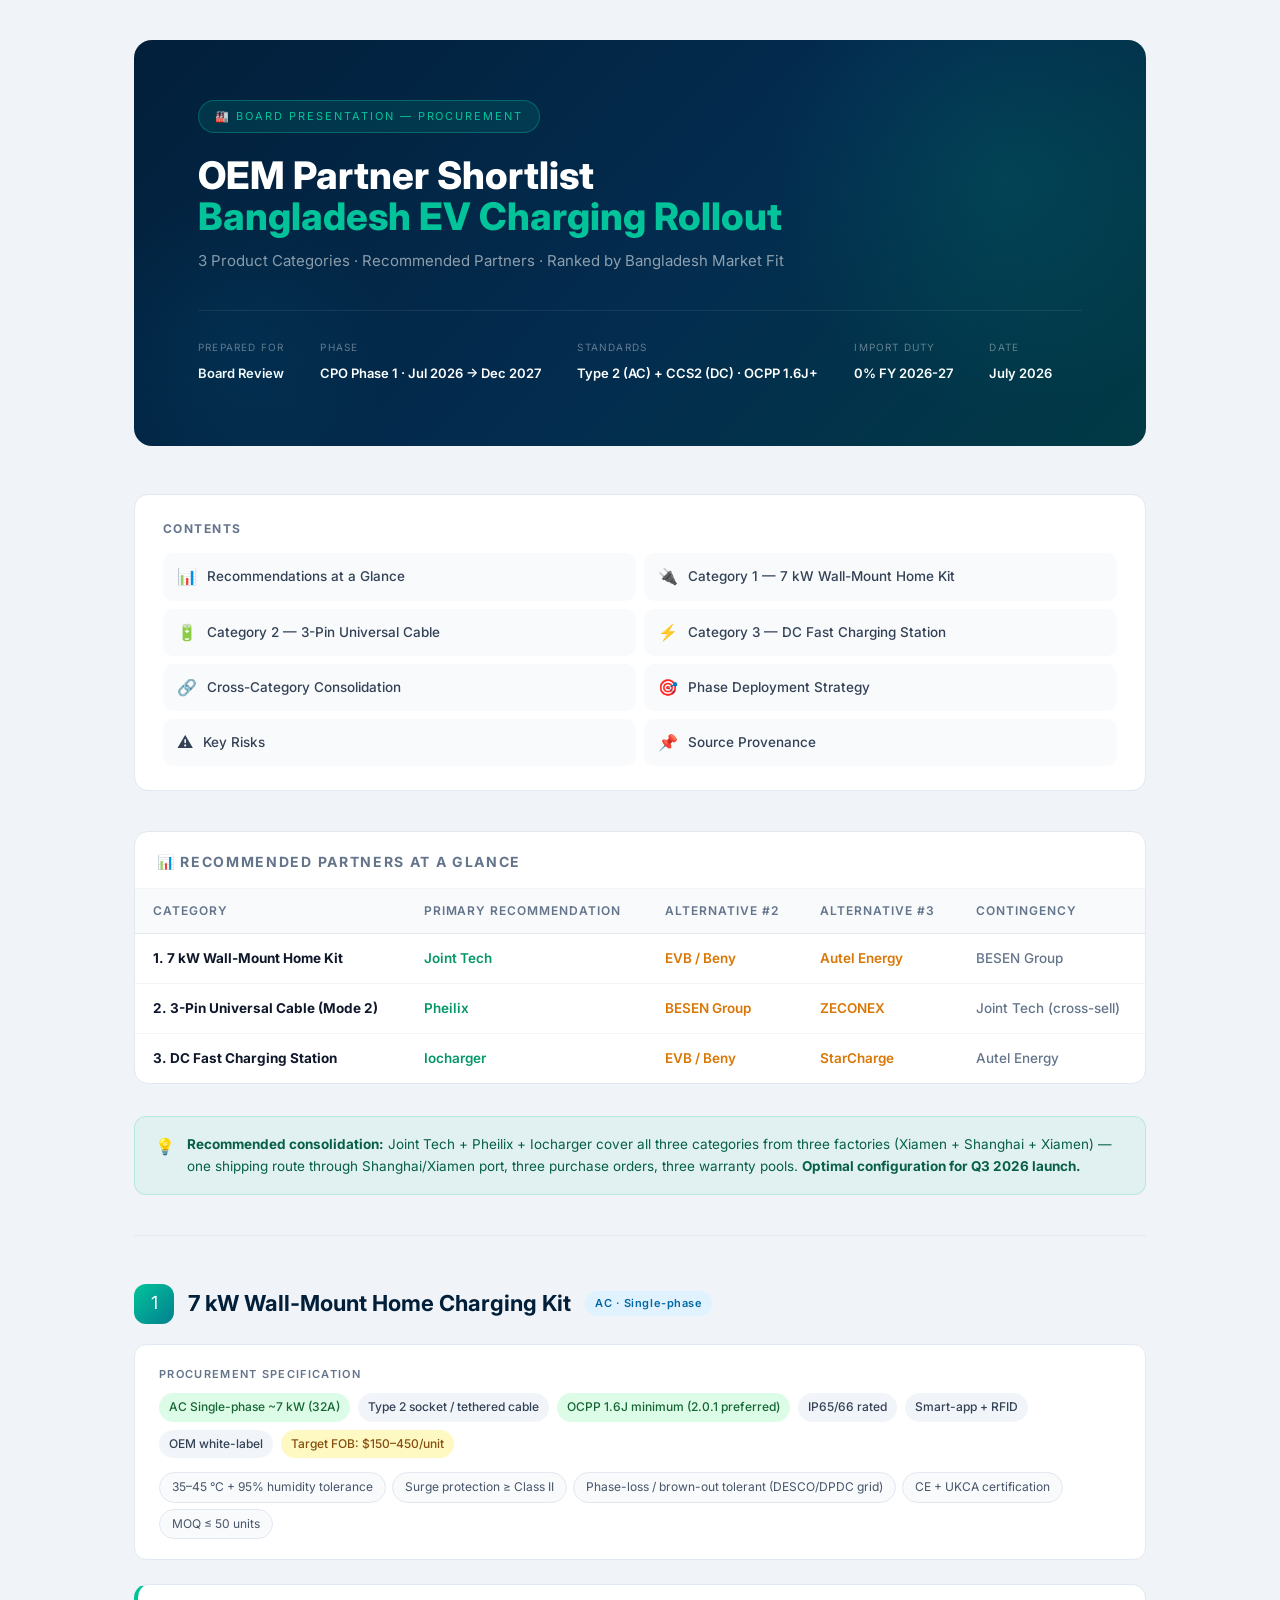
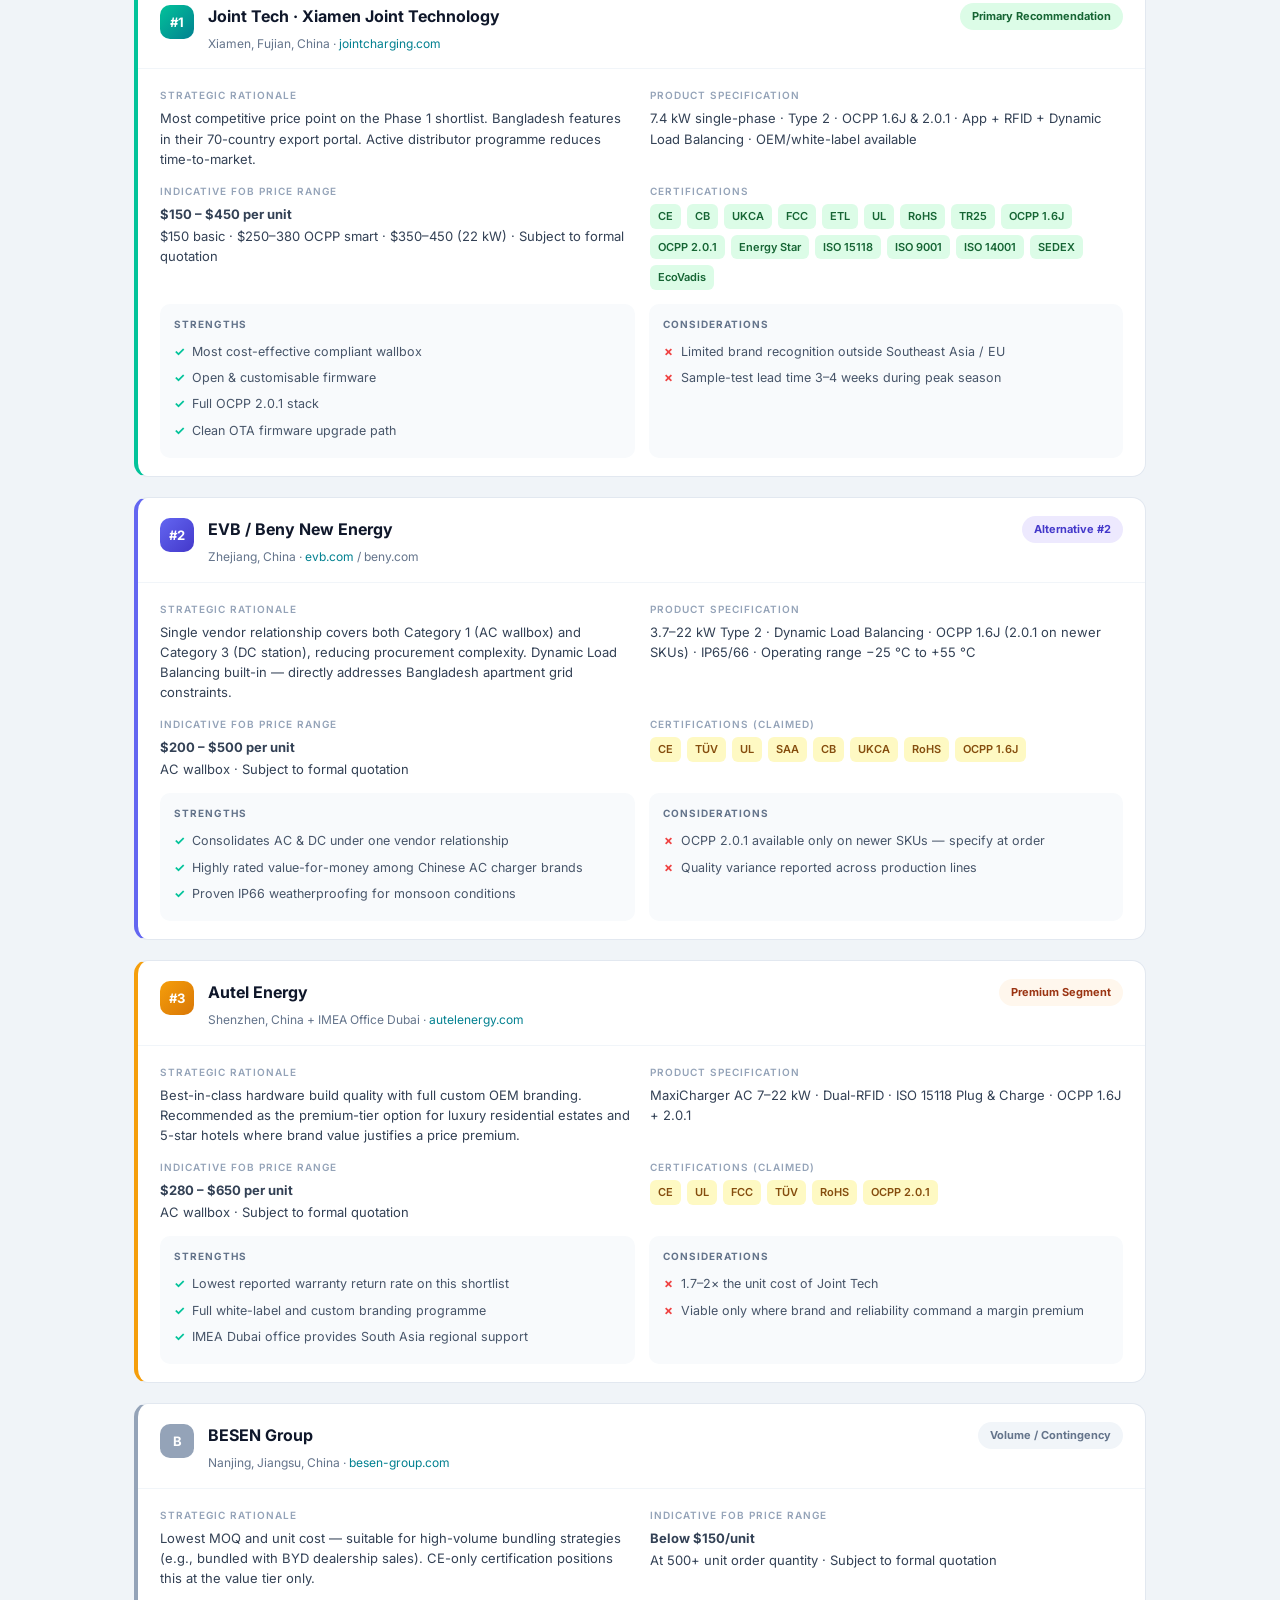
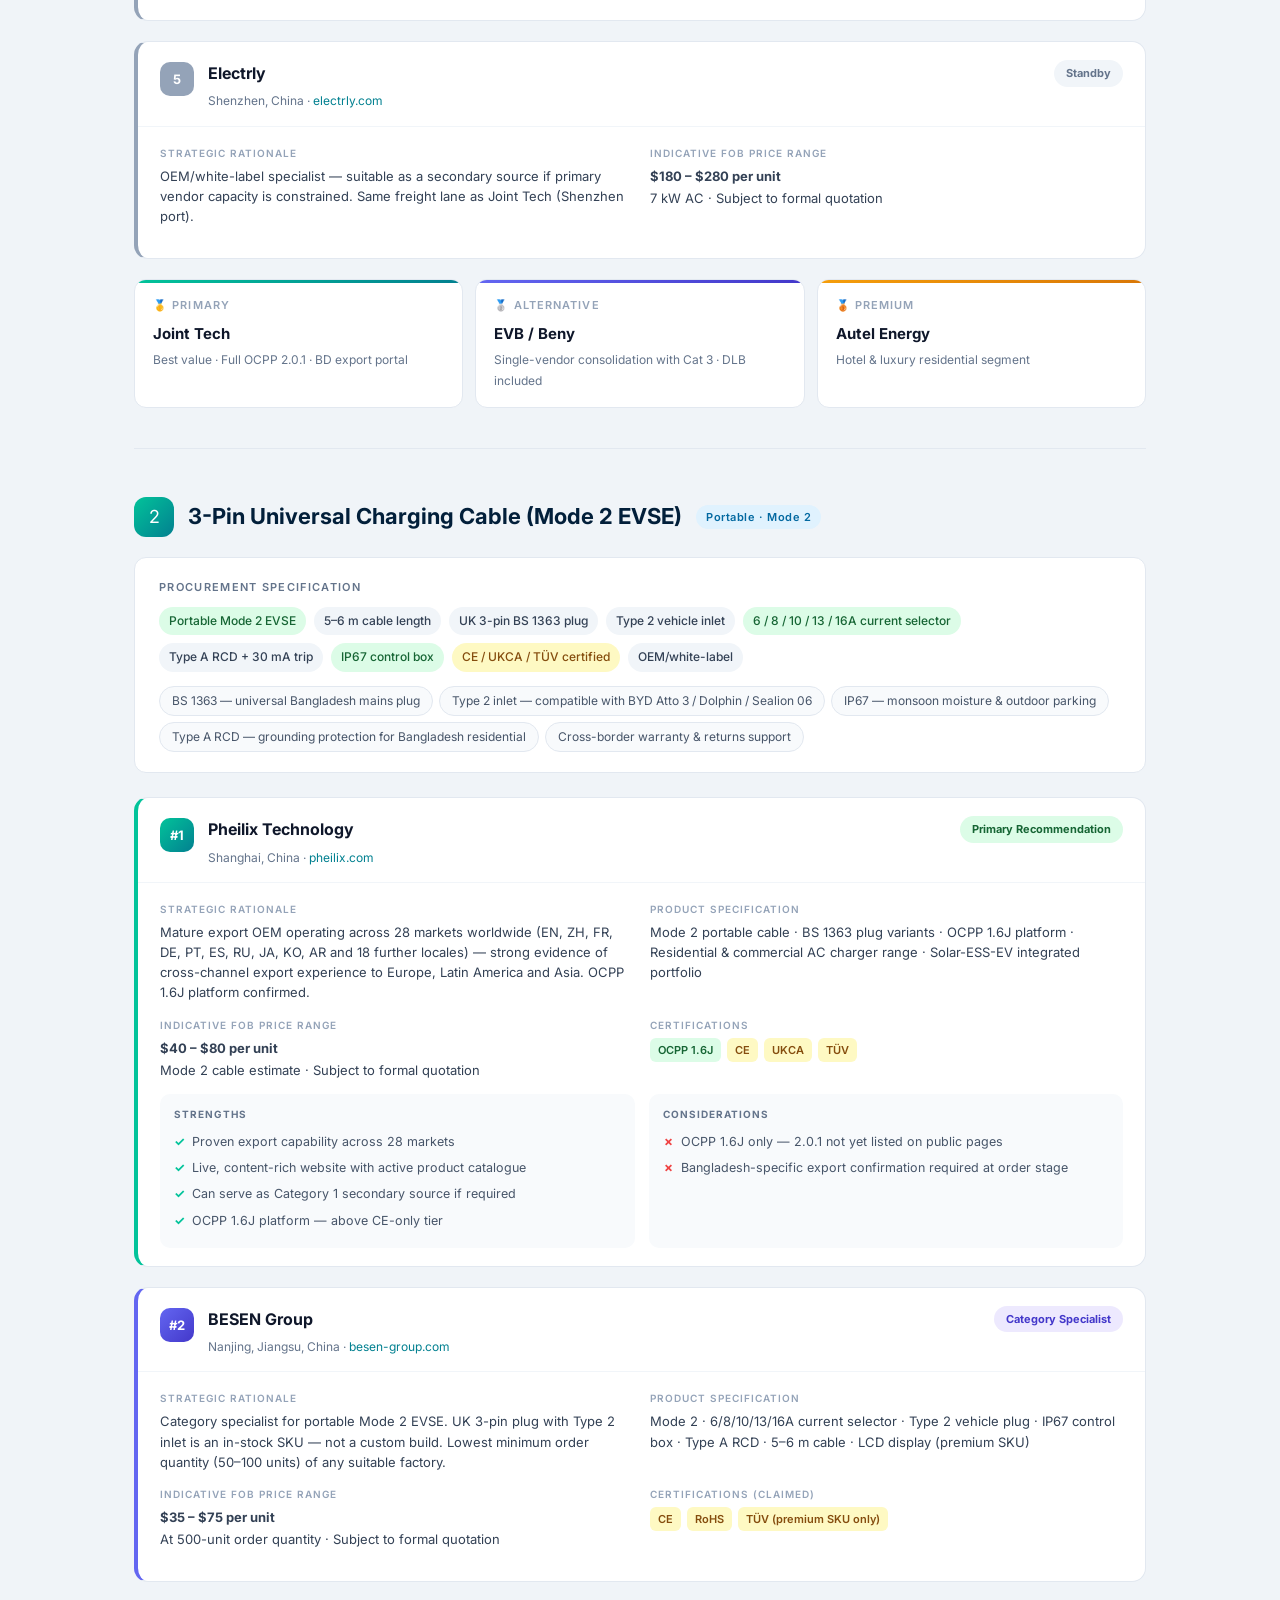
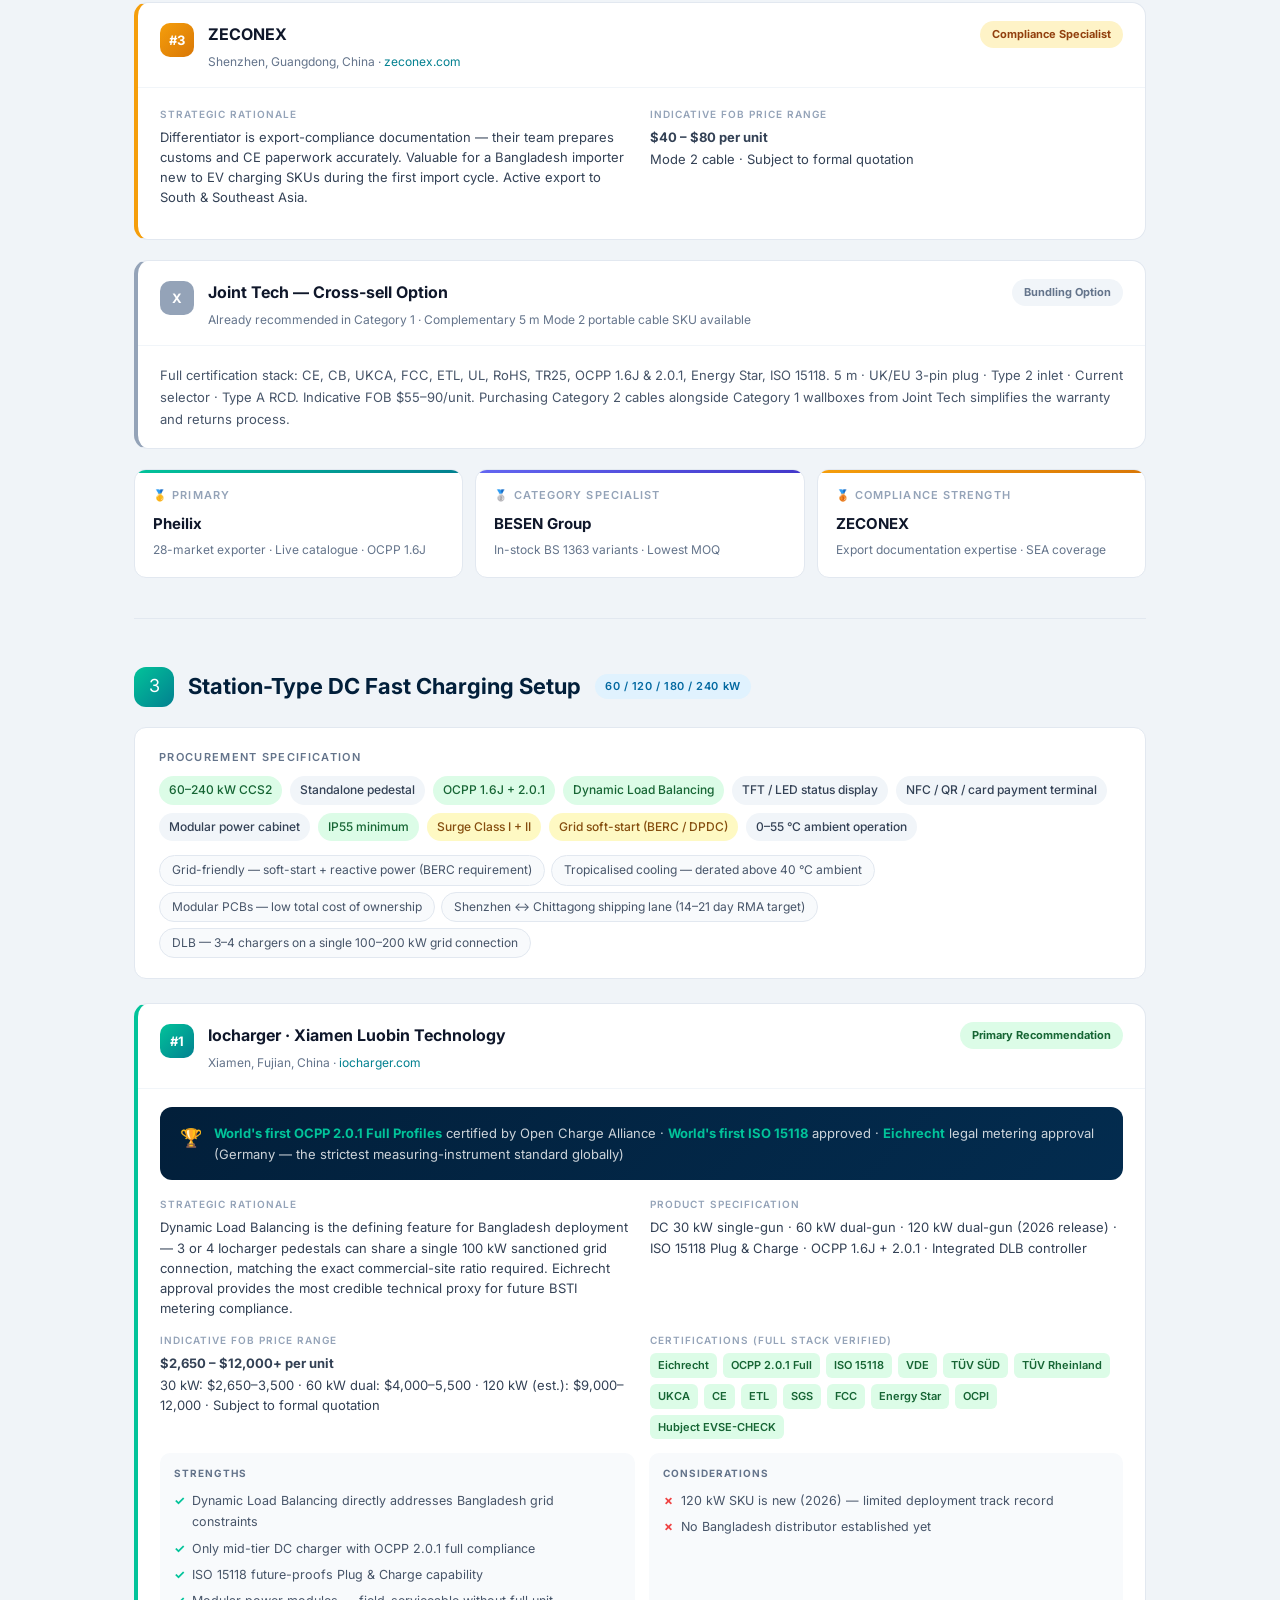
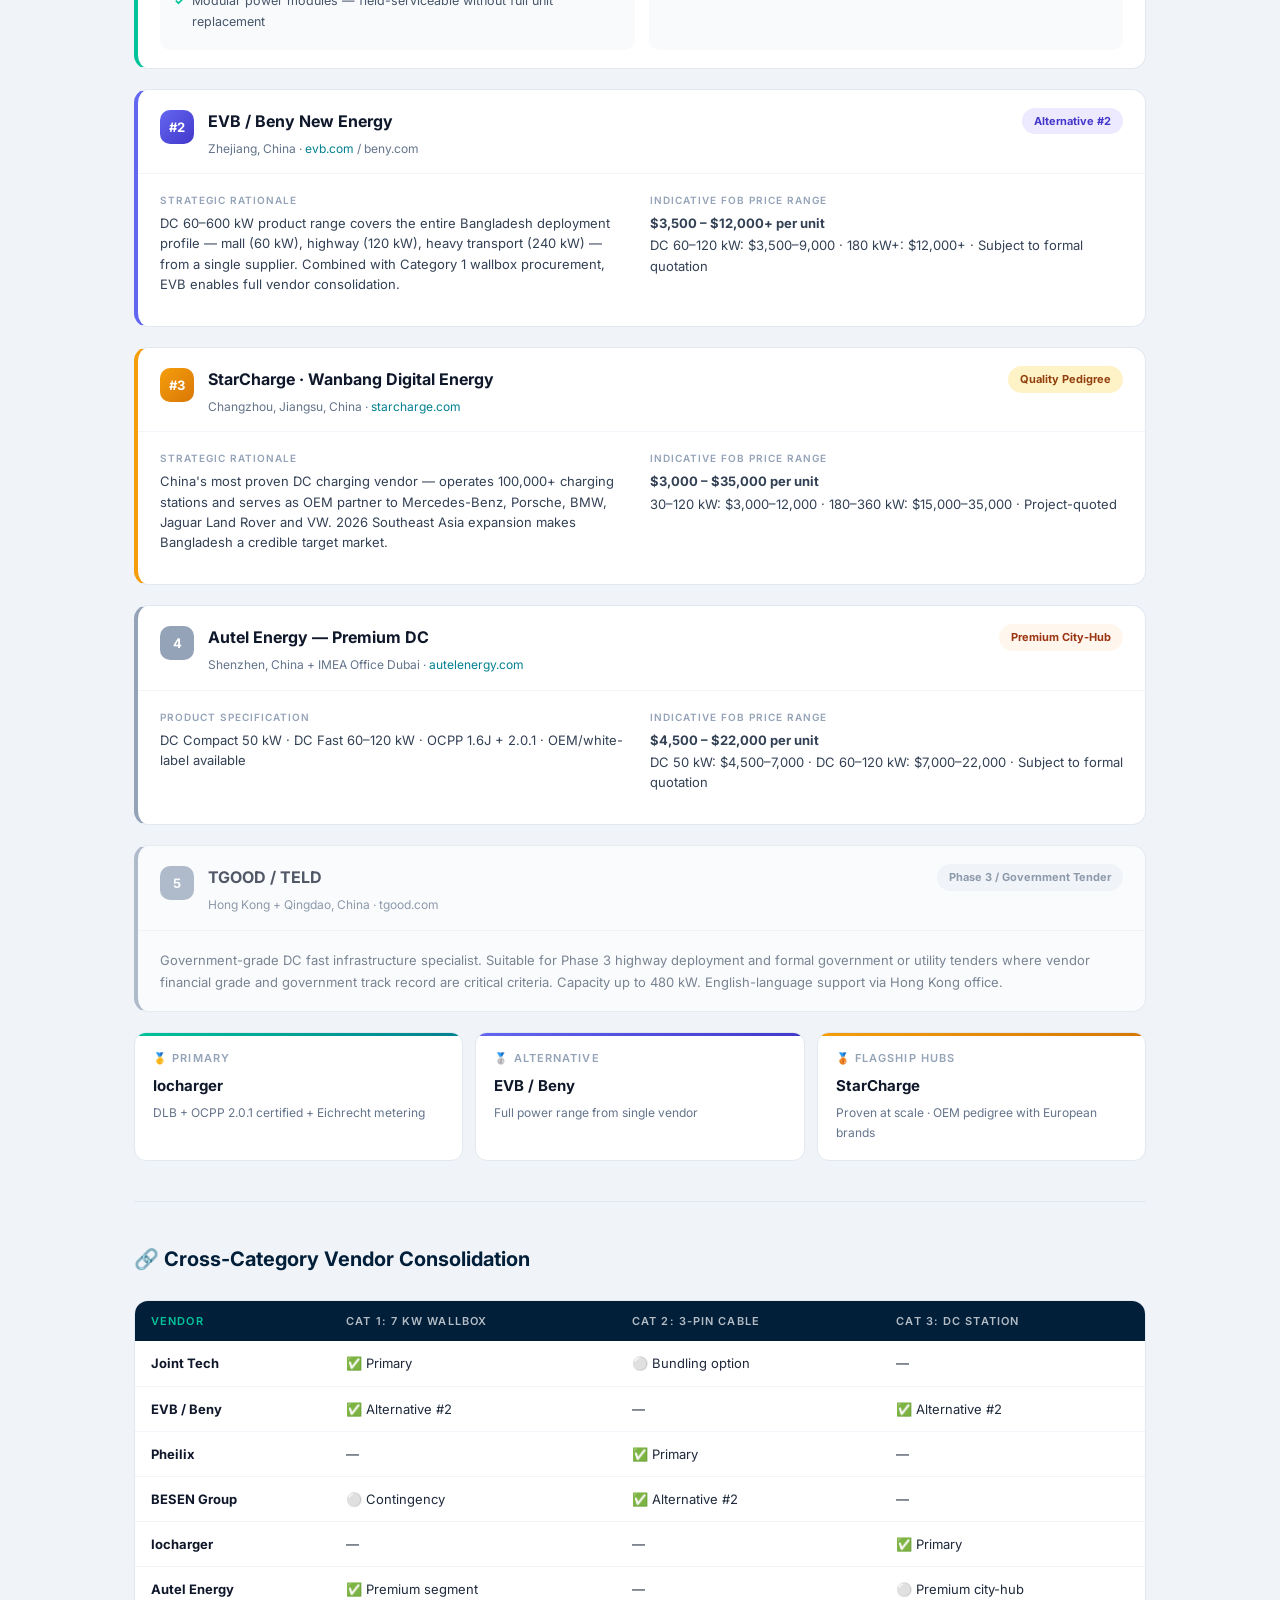
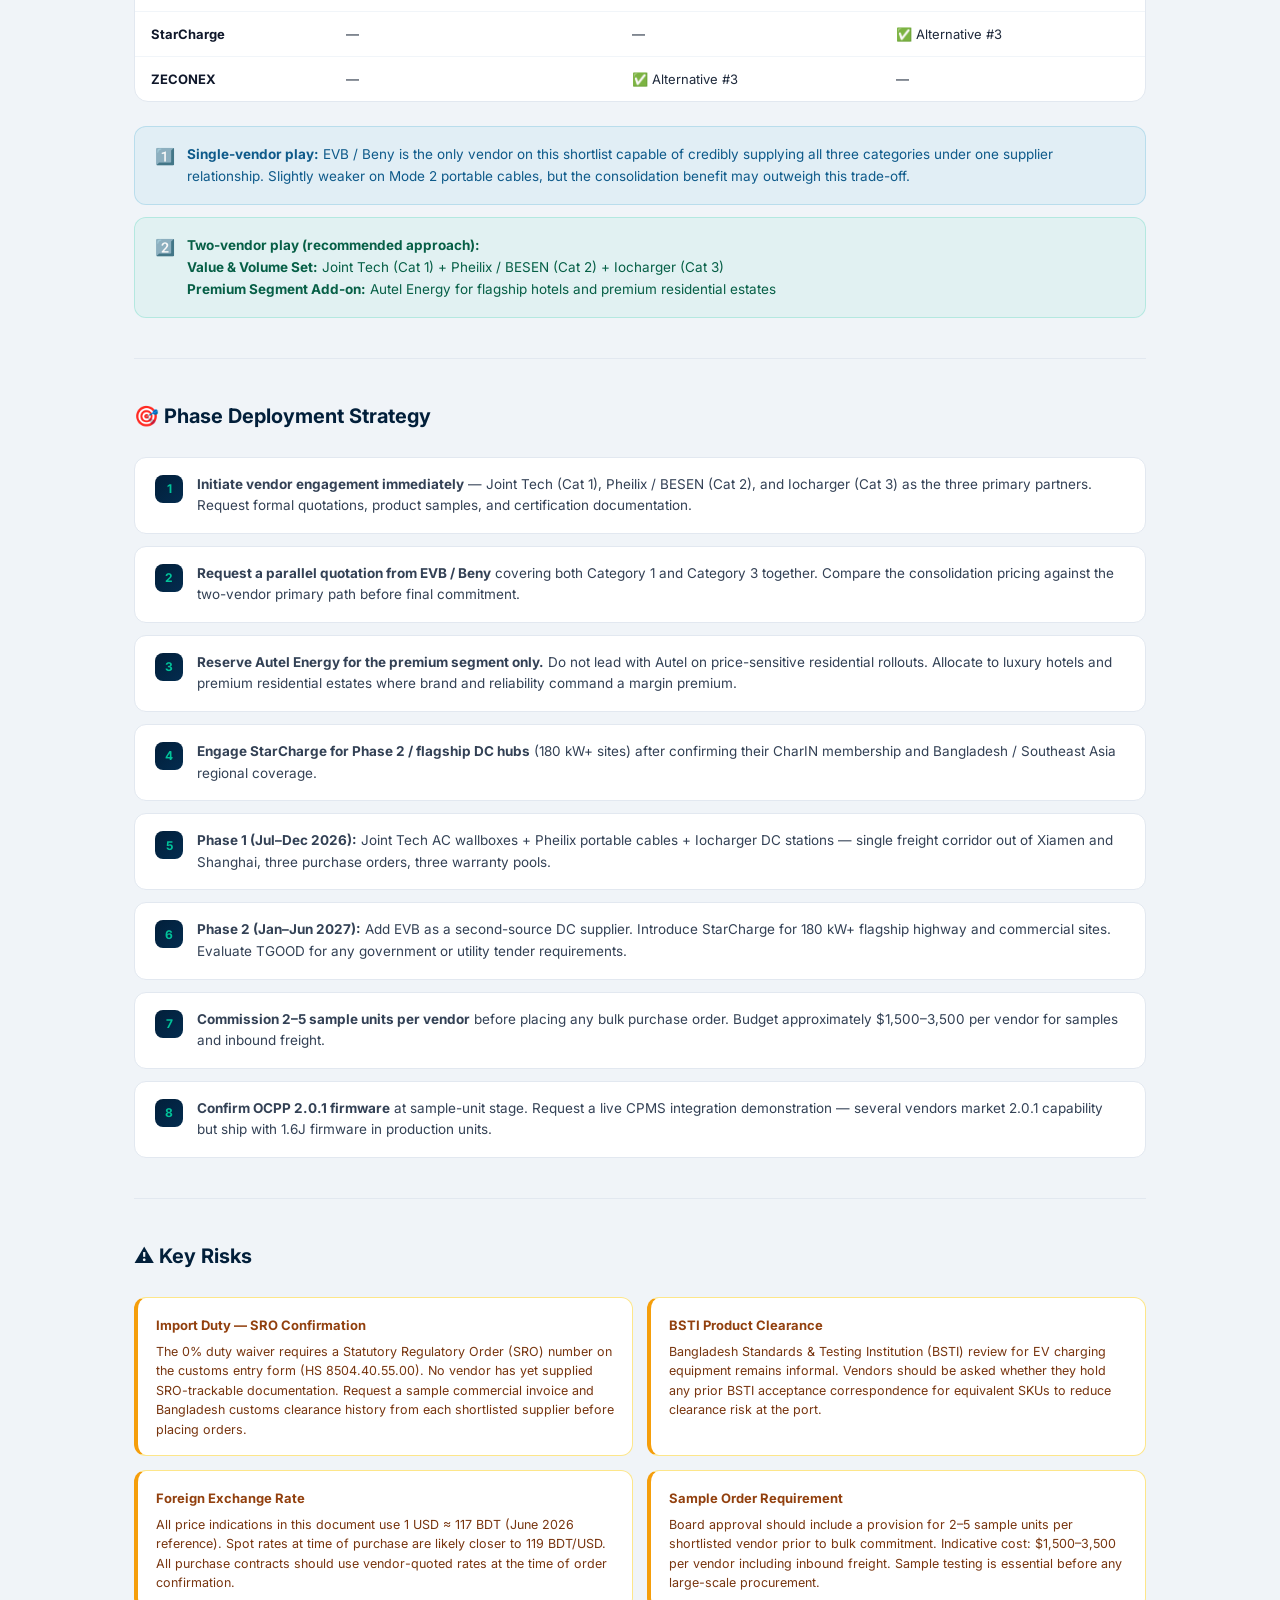
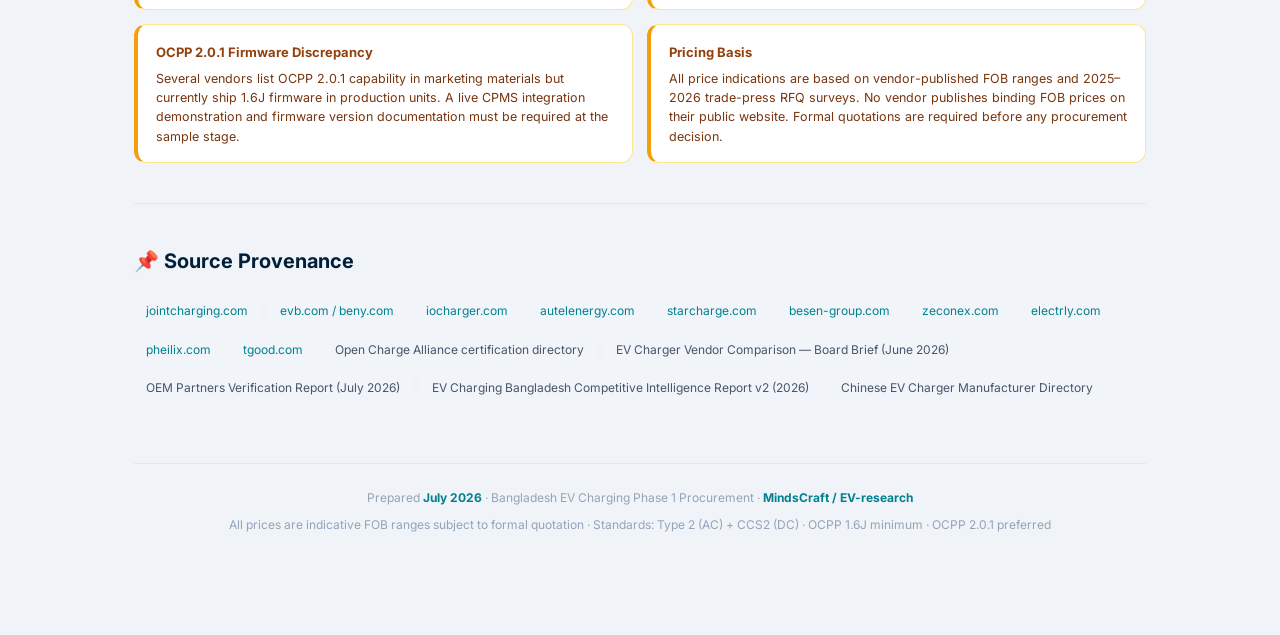
<file: Office-Ready/06_OEM_Partners_Shortlist_Board.html>
<!DOCTYPE html>
<html lang="en">
<head>
<meta charset="UTF-8">
<meta name="viewport" content="width=device-width,initial-scale=1.0">
<title>OEM Partner Shortlist — Bangladesh EV Charging Rollout 2026</title>
<meta name="description" content="Board presentation: Recommended OEM partners for Bangladesh EV Charging Rollout Phase 1. 3 product categories, ranked by Bangladesh market fit.">
<style>
  @import url('https://fonts.googleapis.com/css2?family=Inter:wght@300;400;500;600;700;800&display=swap');

  *{box-sizing:border-box;margin:0;padding:0;}
  body{font-family:'Inter',sans-serif;background:#f0f4f8;color:#1e293b;line-height:1.7;}

  .page{max-width:1060px;margin:0 auto;padding:40px 24px 100px;}

  /* === COVER === */
  .cover{background:linear-gradient(135deg,#021F3A 0%,#032C4F 55%,#013A45 100%);border-radius:18px;padding:60px 64px;margin-bottom:48px;position:relative;overflow:hidden;}
  .cover::before{content:'';position:absolute;right:-100px;top:-100px;width:480px;height:480px;border-radius:50%;background:radial-gradient(circle,rgba(2,195,154,0.12),transparent 70%);}
  .cover::after{content:'';position:absolute;left:-60px;bottom:-60px;width:320px;height:320px;border-radius:50%;background:radial-gradient(circle,rgba(2,144,195,0.08),transparent 70%);}
  .cover-badge{display:inline-flex;align-items:center;gap:8px;background:rgba(2,195,154,0.12);border:1px solid rgba(2,195,154,0.35);color:#02C39A;font-size:11px;letter-spacing:0.18em;padding:6px 16px;border-radius:20px;margin-bottom:22px;text-transform:uppercase;}
  .cover h1{font-size:38px;color:#fff;line-height:1.1;margin-bottom:10px;font-weight:800;}
  .cover h1 span{color:#02C39A;}
  .cover .sub{font-size:15px;color:rgba(255,255,255,0.55);margin-bottom:36px;}
  .cover-meta{display:flex;gap:36px;flex-wrap:wrap;border-top:1px solid rgba(255,255,255,0.08);padding-top:28px;}
  .cover-meta-item .label{color:rgba(255,255,255,0.38);font-size:10px;letter-spacing:0.12em;text-transform:uppercase;display:block;margin-bottom:3px;}
  .cover-meta-item .val{color:#fff;font-weight:600;font-size:13px;}

  /* === TOC === */
  .toc-card{background:#fff;border-radius:14px;border:1px solid #e2e8f0;padding:24px 28px;margin-bottom:40px;}
  .toc-card h3{font-size:12px;color:#64748b;text-transform:uppercase;letter-spacing:0.12em;margin-bottom:14px;font-weight:700;}
  .toc-grid{display:grid;grid-template-columns:1fr 1fr;gap:8px;}
  @media(max-width:500px){.toc-grid{grid-template-columns:1fr;}}
  .toc-link{display:flex;align-items:center;gap:10px;padding:10px 14px;border-radius:10px;background:#f8fafc;text-decoration:none;color:#334155;font-size:13.5px;font-weight:500;transition:background 0.15s;}
  .toc-link:hover{background:#e0f2fe;color:#0369a1;}
  .toc-link .toc-icon{font-size:16px;}

  /* === SECTION HEADER === */
  .section-header{display:flex;align-items:center;gap:14px;margin:48px 0 20px;}
  .section-header .num{background:linear-gradient(135deg,#02C39A,#028090);color:#fff;width:40px;height:40px;border-radius:12px;display:flex;align-items:center;justify-content:center;font-size:18px;flex-shrink:0;}
  .section-header h2{font-size:22px;font-weight:700;color:#021F3A;}
  .section-header .badge{font-size:11px;background:#e0f2fe;color:#0369a1;padding:3px 10px;border-radius:20px;font-weight:600;letter-spacing:0.05em;}

  /* === SPECS BOX === */
  .specs-box{background:#fff;border-radius:12px;padding:20px 24px;border:1px solid #e2e8f0;margin-bottom:24px;}
  .specs-box h4{font-size:11px;color:#64748b;text-transform:uppercase;letter-spacing:0.12em;margin-bottom:10px;font-weight:600;}
  .spec-list{display:flex;flex-wrap:wrap;gap:8px;margin-bottom:14px;}
  .spec-tag{background:#f1f5f9;color:#334155;font-size:12px;padding:4px 10px;border-radius:20px;font-weight:500;}
  .spec-tag.highlight{background:#dcfce7;color:#166534;}
  .spec-tag.warning{background:#fef9c3;color:#854d0e;}
  .bd-criteria ul{list-style:none;padding:0;display:flex;flex-wrap:wrap;gap:6px;}
  .bd-criteria li{font-size:12px;color:#475569;background:#f8fafc;border:1px solid #e2e8f0;padding:4px 12px;border-radius:20px;}

  /* === GLANCE TABLE === */
  .rec-table-wrap{background:#fff;border-radius:14px;border:1px solid #e2e8f0;overflow:hidden;margin-bottom:32px;}
  .rec-table-wrap h3{padding:18px 22px 14px;font-size:14px;color:#64748b;text-transform:uppercase;letter-spacing:0.12em;border-bottom:1px solid #f1f5f9;font-weight:700;}
  table.rec-table{width:100%;border-collapse:collapse;}
  table.rec-table th{background:#f8fafc;font-size:12px;color:#64748b;text-transform:uppercase;letter-spacing:0.08em;padding:12px 18px;text-align:left;font-weight:600;border-bottom:1px solid #e2e8f0;}
  table.rec-table td{padding:13px 18px;font-size:13.5px;border-bottom:1px solid #f1f5f9;vertical-align:middle;}
  table.rec-table tr:last-child td{border-bottom:none;}
  table.rec-table tr:hover td{background:#f8fafc;}
  .cat-label{font-weight:700;color:#0f172a;}
  .pick-cell .confirmed{color:#059669;font-weight:600;}
  .pick-cell .partial{color:#d97706;font-weight:600;}
  .pick-cell .watch{color:#64748b;font-weight:500;}

  /* === OEM CARDS === */
  .oem-card{background:#fff;border-radius:14px;border:1px solid #e2e8f0;margin-bottom:20px;overflow:hidden;transition:box-shadow 0.2s;}
  .oem-card:hover{box-shadow:0 8px 30px rgba(2,128,144,0.1);}
  .oem-card.top-pick{border-left:4px solid #02C39A;}
  .oem-card.second{border-left:4px solid #6366f1;}
  .oem-card.third{border-left:4px solid #f59e0b;}
  .oem-card.watch{border-left:4px solid #94a3b8;}

  .oem-card-header{padding:18px 22px 14px;display:flex;align-items:flex-start;gap:14px;border-bottom:1px solid #f1f5f9;}
  .oem-rank{width:34px;height:34px;border-radius:10px;display:flex;align-items:center;justify-content:center;font-size:13px;font-weight:700;flex-shrink:0;margin-top:2px;}
  .rank-1{background:linear-gradient(135deg,#02C39A,#028090);color:#fff;}
  .rank-2{background:linear-gradient(135deg,#6366f1,#4338ca);color:#fff;}
  .rank-3{background:linear-gradient(135deg,#f59e0b,#d97706);color:#fff;}
  .rank-w{background:#94a3b8;color:#fff;}
  .oem-card-title{flex:1;}
  .oem-card-title h3{font-size:16px;font-weight:700;color:#0f172a;margin-bottom:4px;}
  .oem-card-title .hq{font-size:12px;color:#64748b;}
  .oem-card-title .hq a{color:#028090;text-decoration:none;}
  .oem-card-title .hq a:hover{text-decoration:underline;}
  .rank-label{flex-shrink:0;font-size:11px;font-weight:700;padding:4px 12px;border-radius:20px;white-space:nowrap;align-self:flex-start;}
  .label-primary{background:#dcfce7;color:#166534;}
  .label-secondary{background:#ede9fe;color:#4338ca;}
  .label-third{background:#fef3c7;color:#92400e;}
  .label-watch{background:#f1f5f9;color:#64748b;}
  .label-premium{background:#fff7ed;color:#9a3412;}

  .oem-card-body{padding:18px 22px;}
  .oem-row{display:grid;grid-template-columns:1fr 1fr;gap:16px;margin-bottom:14px;}
  @media(max-width:600px){.oem-row{grid-template-columns:1fr;}}
  .oem-field label{font-size:10px;color:#94a3b8;text-transform:uppercase;letter-spacing:0.1em;display:block;margin-bottom:4px;font-weight:600;}
  .oem-field p{font-size:13px;color:#334155;line-height:1.55;}

  .cert-tags{display:flex;flex-wrap:wrap;gap:6px;margin-top:4px;}
  .cert-tag{font-size:11px;padding:3px 8px;border-radius:6px;font-weight:600;}
  .cert-confirmed{background:#dcfce7;color:#166534;}
  .cert-partial{background:#fef9c3;color:#854d0e;}

  .price-band{font-size:14px;font-weight:700;color:#021F3A;}
  .price-note{font-size:11px;color:#94a3b8;margin-top:2px;}

  .pros-cons{display:grid;grid-template-columns:1fr 1fr;gap:14px;margin-top:14px;}
  @media(max-width:600px){.pros-cons{grid-template-columns:1fr;}}
  .pros-cons-box{background:#f8fafc;border-radius:10px;padding:12px 14px;}
  .pros-cons-box h5{font-size:10px;color:#64748b;text-transform:uppercase;letter-spacing:0.1em;margin-bottom:8px;font-weight:700;}
  .pros-cons-box ul{list-style:none;padding:0;}
  .pros-cons-box ul li{font-size:12.5px;color:#475569;margin-bottom:5px;padding-left:18px;position:relative;}
  .pros-cons-box.pros ul li::before{content:'✓';position:absolute;left:0;color:#02C39A;font-weight:700;}
  .pros-cons-box.cons ul li::before{content:'✗';position:absolute;left:0;color:#ef4444;font-weight:700;}

  /* === HIGHLIGHT BANNER === */
  .highlight-banner{background:linear-gradient(135deg,#021F3A,#032C4F);border-radius:12px;padding:16px 20px;margin-bottom:16px;display:flex;gap:12px;align-items:flex-start;}
  .highlight-banner .icon{font-size:18px;flex-shrink:0;}
  .highlight-banner p{font-size:13px;color:rgba(255,255,255,0.8);line-height:1.6;}
  .highlight-banner p strong{color:#02C39A;}
  .highlight-banner.gold p strong{color:#fbbf24;}

  /* === INSIGHT BOX === */
  .insight-box{border-radius:12px;padding:16px 20px;margin-bottom:16px;font-size:13.5px;line-height:1.65;display:flex;gap:12px;align-items:flex-start;}
  .insight-box .icon{flex-shrink:0;font-size:16px;}
  .insight-box.info{background:rgba(2,144,195,0.06);border:1px solid rgba(2,144,195,0.18);color:#0e5a8a;}
  .insight-box.success{background:rgba(2,195,154,0.06);border:1px solid rgba(2,195,154,0.2);color:#065f46;}

  /* === PODIUM === */
  .podium{display:flex;gap:12px;margin:20px 0 32px;flex-wrap:wrap;}
  .podium-card{flex:1;min-width:180px;background:#fff;border-radius:12px;padding:16px 18px;border:1px solid #e2e8f0;position:relative;overflow:hidden;}
  .podium-card::before{content:'';position:absolute;top:0;left:0;right:0;height:3px;}
  .podium-card.p1::before{background:linear-gradient(90deg,#02C39A,#028090);}
  .podium-card.p2::before{background:linear-gradient(90deg,#6366f1,#4338ca);}
  .podium-card.p3::before{background:linear-gradient(90deg,#f59e0b,#d97706);}
  .podium-card .pos{font-size:11px;color:#94a3b8;font-weight:600;text-transform:uppercase;letter-spacing:0.1em;margin-bottom:6px;}
  .podium-card .vendor{font-size:15px;font-weight:700;color:#0f172a;}
  .podium-card .why{font-size:12px;color:#64748b;margin-top:4px;}

  /* === CONSOLIDATION TABLE === */
  table.consol-table{width:100%;border-collapse:collapse;}
  table.consol-table th{background:#021F3A;color:rgba(255,255,255,0.7);font-size:11px;text-transform:uppercase;letter-spacing:0.1em;padding:11px 16px;text-align:left;font-weight:600;}
  table.consol-table th:first-child{color:#02C39A;}
  table.consol-table td{padding:11px 16px;font-size:13px;border-bottom:1px solid #f1f5f9;vertical-align:middle;}
  table.consol-table tr:last-child td{border-bottom:none;}
  table.consol-table tr:hover td{background:#f8fafc;}
  table.consol-table td:first-child{font-weight:700;color:#0f172a;}

  /* === STRATEGY === */
  .strategy-list{list-style:none;padding:0;}
  .strategy-list li{background:#fff;border-radius:12px;border:1px solid #e2e8f0;padding:16px 20px;margin-bottom:12px;display:flex;gap:14px;font-size:13.5px;color:#334155;line-height:1.6;}
  .strategy-list li .step-num{background:linear-gradient(135deg,#021F3A,#032C4F);color:#02C39A;width:28px;height:28px;border-radius:8px;display:flex;align-items:center;justify-content:center;font-size:12px;font-weight:700;flex-shrink:0;margin-top:1px;}

  /* === RISKS === */
  .risk-grid{display:grid;grid-template-columns:1fr 1fr;gap:14px;margin-bottom:32px;}
  @media(max-width:620px){.risk-grid{grid-template-columns:1fr;}}
  .risk-card{background:#fff;border-radius:12px;border:1px solid #fde68a;border-left:4px solid #f59e0b;padding:16px 18px;}
  .risk-card h4{font-size:13px;font-weight:700;color:#92400e;margin-bottom:6px;}
  .risk-card p{font-size:12.5px;color:#78350f;line-height:1.55;}

  /* === SOURCES === */
  .source-list{list-style:none;padding:0;display:flex;flex-wrap:wrap;gap:8px;}
  .source-list li{background:#f1f5f9;border-radius:8px;padding:5px 12px;font-size:12px;color:#475569;}
  .source-list li a{color:#028090;text-decoration:none;}

  /* === DIVIDER === */
  hr.section-div{border:none;border-top:1px solid #e2e8f0;margin:40px 0;}

  /* === FOOTER === */
  footer{text-align:center;margin-top:60px;font-size:12px;color:#94a3b8;padding-top:24px;border-top:1px solid #e2e8f0;}
  footer strong{color:#028090;}

  @media print {
    body{background:#fff;}
    .page{padding:20px;}
    .oem-card:hover{box-shadow:none;}
  }
</style>
</head>
<body>
<div class="page">

  <!-- COVER -->
  <div class="cover">
    <div class="cover-badge">🏭 Board Presentation — Procurement</div>
    <h1>OEM Partner Shortlist<br><span>Bangladesh EV Charging Rollout</span></h1>
    <p class="sub">3 Product Categories · Recommended Partners · Ranked by Bangladesh Market Fit</p>
    <div class="cover-meta">
      <div class="cover-meta-item"><span class="label">Prepared For</span><span class="val">Board Review</span></div>
      <div class="cover-meta-item"><span class="label">Phase</span><span class="val">CPO Phase 1 · Jul 2026 → Dec 2027</span></div>
      <div class="cover-meta-item"><span class="label">Standards</span><span class="val">Type 2 (AC) + CCS2 (DC) · OCPP 1.6J+</span></div>
      <div class="cover-meta-item"><span class="label">Import Duty</span><span class="val">0% FY 2026-27</span></div>
      <div class="cover-meta-item"><span class="label">Date</span><span class="val">July 2026</span></div>
    </div>
  </div>

  <!-- TOC -->
  <div class="toc-card">
    <h3>Contents</h3>
    <div class="toc-grid">
      <a href="#glance" class="toc-link"><span class="toc-icon">📊</span> Recommendations at a Glance</a>
      <a href="#cat1" class="toc-link"><span class="toc-icon">🔌</span> Category 1 — 7 kW Wall-Mount Home Kit</a>
      <a href="#cat2" class="toc-link"><span class="toc-icon">🔋</span> Category 2 — 3-Pin Universal Cable</a>
      <a href="#cat3" class="toc-link"><span class="toc-icon">⚡</span> Category 3 — DC Fast Charging Station</a>
      <a href="#consolidation" class="toc-link"><span class="toc-icon">🔗</span> Cross-Category Consolidation</a>
      <a href="#strategy" class="toc-link"><span class="toc-icon">🎯</span> Phase Deployment Strategy</a>
      <a href="#risks" class="toc-link"><span class="toc-icon">⚠️</span> Key Risks</a>
      <a href="#sources" class="toc-link"><span class="toc-icon">📌</span> Source Provenance</a>
    </div>
  </div>

  <!-- GLANCE TABLE -->
  <div id="glance" class="rec-table-wrap">
    <h3>📊 Recommended Partners at a Glance</h3>
    <table class="rec-table">
      <thead>
        <tr><th>Category</th><th>Primary Recommendation</th><th>Alternative #2</th><th>Alternative #3</th><th>Contingency</th></tr>
      </thead>
      <tbody>
        <tr>
          <td class="cat-label">1. 7 kW Wall-Mount Home Kit</td>
          <td class="pick-cell"><span class="confirmed">Joint Tech</span></td>
          <td class="pick-cell"><span class="partial">EVB / Beny</span></td>
          <td class="pick-cell"><span class="partial">Autel Energy</span></td>
          <td class="pick-cell"><span class="watch">BESEN Group</span></td>
        </tr>
        <tr>
          <td class="cat-label">2. 3-Pin Universal Cable (Mode 2)</td>
          <td class="pick-cell"><span class="confirmed">Pheilix</span></td>
          <td class="pick-cell"><span class="partial">BESEN Group</span></td>
          <td class="pick-cell"><span class="partial">ZECONEX</span></td>
          <td class="pick-cell"><span class="watch">Joint Tech (cross-sell)</span></td>
        </tr>
        <tr>
          <td class="cat-label">3. DC Fast Charging Station</td>
          <td class="pick-cell"><span class="confirmed">Iocharger</span></td>
          <td class="pick-cell"><span class="partial">EVB / Beny</span></td>
          <td class="pick-cell"><span class="partial">StarCharge</span></td>
          <td class="pick-cell"><span class="watch">Autel Energy</span></td>
        </tr>
      </tbody>
    </table>
  </div>

  <div class="insight-box success">
    <span class="icon">💡</span>
    <span><strong>Recommended consolidation:</strong> Joint Tech + Pheilix + Iocharger cover all three categories from three factories (Xiamen + Shanghai + Xiamen) — one shipping route through Shanghai/Xiamen port, three purchase orders, three warranty pools. <strong>Optimal configuration for Q3 2026 launch.</strong></span>
  </div>

  <hr class="section-div">

  <!-- CAT 1 -->
  <div class="section-header" id="cat1">
    <div class="num">1</div>
    <h2>7 kW Wall-Mount Home Charging Kit</h2>
    <div class="badge">AC · Single-phase</div>
  </div>

  <div class="specs-box">
    <h4>Procurement Specification</h4>
    <div class="spec-list">
      <span class="spec-tag highlight">AC Single-phase ~7 kW (32A)</span>
      <span class="spec-tag">Type 2 socket / tethered cable</span>
      <span class="spec-tag highlight">OCPP 1.6J minimum (2.0.1 preferred)</span>
      <span class="spec-tag">IP65/66 rated</span>
      <span class="spec-tag">Smart-app + RFID</span>
      <span class="spec-tag">OEM white-label</span>
      <span class="spec-tag warning">Target FOB: $150–450/unit</span>
    </div>
    <div class="bd-criteria"><ul>
      <li>35–45 °C + 95% humidity tolerance</li>
      <li>Surge protection ≥ Class II</li>
      <li>Phase-loss / brown-out tolerant (DESCO/DPDC grid)</li>
      <li>CE + UKCA certification</li>
      <li>MOQ ≤ 50 units</li>
    </ul></div>
  </div>

  <!-- Joint Tech Cat1 -->
  <div class="oem-card top-pick">
    <div class="oem-card-header">
      <div class="oem-rank rank-1">#1</div>
      <div class="oem-card-title">
        <h3>Joint Tech · Xiamen Joint Technology</h3>
        <div class="hq">Xiamen, Fujian, China · <a href="https://jointcharging.com" target="_blank">jointcharging.com</a></div>
      </div>
      <span class="rank-label label-primary">Primary Recommendation</span>
    </div>
    <div class="oem-card-body">
      <div class="oem-row">
        <div class="oem-field">
          <label>Strategic Rationale</label>
          <p>Most competitive price point on the Phase 1 shortlist. Bangladesh features in their 70-country export portal. Active distributor programme reduces time-to-market.</p>
        </div>
        <div class="oem-field">
          <label>Product Specification</label>
          <p>7.4 kW single-phase · Type 2 · OCPP 1.6J &amp; 2.0.1 · App + RFID + Dynamic Load Balancing · OEM/white-label available</p>
        </div>
      </div>
      <div class="oem-row">
        <div class="oem-field">
          <label>Indicative FOB Price Range</label>
          <p class="price-band">$150 – $450 per unit</p>
          <p class="price-note">$150 basic · $250–380 OCPP smart · $350–450 (22 kW) · Subject to formal quotation</p>
        </div>
        <div class="oem-field">
          <label>Certifications</label>
          <div class="cert-tags">
            <span class="cert-tag cert-confirmed">CE</span><span class="cert-tag cert-confirmed">CB</span><span class="cert-tag cert-confirmed">UKCA</span><span class="cert-tag cert-confirmed">FCC</span><span class="cert-tag cert-confirmed">ETL</span><span class="cert-tag cert-confirmed">UL</span><span class="cert-tag cert-confirmed">RoHS</span><span class="cert-tag cert-confirmed">TR25</span><span class="cert-tag cert-confirmed">OCPP 1.6J</span><span class="cert-tag cert-confirmed">OCPP 2.0.1</span><span class="cert-tag cert-confirmed">Energy Star</span><span class="cert-tag cert-confirmed">ISO 15118</span><span class="cert-tag cert-confirmed">ISO 9001</span><span class="cert-tag cert-confirmed">ISO 14001</span><span class="cert-tag cert-confirmed">SEDEX</span><span class="cert-tag cert-confirmed">EcoVadis</span>
          </div>
        </div>
      </div>
      <div class="pros-cons">
        <div class="pros-cons-box pros"><h5>Strengths</h5><ul>
          <li>Most cost-effective compliant wallbox</li>
          <li>Open &amp; customisable firmware</li>
          <li>Full OCPP 2.0.1 stack</li>
          <li>Clean OTA firmware upgrade path</li>
        </ul></div>
        <div class="pros-cons-box cons"><h5>Considerations</h5><ul>
          <li>Limited brand recognition outside Southeast Asia / EU</li>
          <li>Sample-test lead time 3–4 weeks during peak season</li>
        </ul></div>
      </div>
    </div>
  </div>

  <!-- EVB Cat1 -->
  <div class="oem-card second">
    <div class="oem-card-header">
      <div class="oem-rank rank-2">#2</div>
      <div class="oem-card-title">
        <h3>EVB / Beny New Energy</h3>
        <div class="hq">Zhejiang, China · <a href="https://evb.com" target="_blank">evb.com</a> / beny.com</div>
      </div>
      <span class="rank-label label-secondary">Alternative #2</span>
    </div>
    <div class="oem-card-body">
      <div class="oem-row">
        <div class="oem-field">
          <label>Strategic Rationale</label>
          <p>Single vendor relationship covers both Category 1 (AC wallbox) and Category 3 (DC station), reducing procurement complexity. Dynamic Load Balancing built-in — directly addresses Bangladesh apartment grid constraints.</p>
        </div>
        <div class="oem-field">
          <label>Product Specification</label>
          <p>3.7–22 kW Type 2 · Dynamic Load Balancing · OCPP 1.6J (2.0.1 on newer SKUs) · IP65/66 · Operating range −25 °C to +55 °C</p>
        </div>
      </div>
      <div class="oem-row">
        <div class="oem-field">
          <label>Indicative FOB Price Range</label>
          <p class="price-band">$200 – $500 per unit</p>
          <p class="price-note">AC wallbox · Subject to formal quotation</p>
        </div>
        <div class="oem-field">
          <label>Certifications (Claimed)</label>
          <div class="cert-tags">
            <span class="cert-tag cert-partial">CE</span><span class="cert-tag cert-partial">TÜV</span><span class="cert-tag cert-partial">UL</span><span class="cert-tag cert-partial">SAA</span><span class="cert-tag cert-partial">CB</span><span class="cert-tag cert-partial">UKCA</span><span class="cert-tag cert-partial">RoHS</span><span class="cert-tag cert-partial">OCPP 1.6J</span>
          </div>
        </div>
      </div>
      <div class="pros-cons">
        <div class="pros-cons-box pros"><h5>Strengths</h5><ul>
          <li>Consolidates AC &amp; DC under one vendor relationship</li>
          <li>Highly rated value-for-money among Chinese AC charger brands</li>
          <li>Proven IP66 weatherproofing for monsoon conditions</li>
        </ul></div>
        <div class="pros-cons-box cons"><h5>Considerations</h5><ul>
          <li>OCPP 2.0.1 available only on newer SKUs — specify at order</li>
          <li>Quality variance reported across production lines</li>
        </ul></div>
      </div>
    </div>
  </div>

  <!-- Autel Cat1 -->
  <div class="oem-card third">
    <div class="oem-card-header">
      <div class="oem-rank rank-3">#3</div>
      <div class="oem-card-title">
        <h3>Autel Energy</h3>
        <div class="hq">Shenzhen, China + IMEA Office Dubai · <a href="https://autelenergy.com" target="_blank">autelenergy.com</a></div>
      </div>
      <span class="rank-label label-premium">Premium Segment</span>
    </div>
    <div class="oem-card-body">
      <div class="oem-row">
        <div class="oem-field">
          <label>Strategic Rationale</label>
          <p>Best-in-class hardware build quality with full custom OEM branding. Recommended as the premium-tier option for luxury residential estates and 5-star hotels where brand value justifies a price premium.</p>
        </div>
        <div class="oem-field">
          <label>Product Specification</label>
          <p>MaxiCharger AC 7–22 kW · Dual-RFID · ISO 15118 Plug &amp; Charge · OCPP 1.6J + 2.0.1</p>
        </div>
      </div>
      <div class="oem-row">
        <div class="oem-field">
          <label>Indicative FOB Price Range</label>
          <p class="price-band">$280 – $650 per unit</p>
          <p class="price-note">AC wallbox · Subject to formal quotation</p>
        </div>
        <div class="oem-field">
          <label>Certifications (Claimed)</label>
          <div class="cert-tags">
            <span class="cert-tag cert-partial">CE</span><span class="cert-tag cert-partial">UL</span><span class="cert-tag cert-partial">FCC</span><span class="cert-tag cert-partial">TÜV</span><span class="cert-tag cert-partial">RoHS</span><span class="cert-tag cert-partial">OCPP 2.0.1</span>
          </div>
        </div>
      </div>
      <div class="pros-cons">
        <div class="pros-cons-box pros"><h5>Strengths</h5><ul>
          <li>Lowest reported warranty return rate on this shortlist</li>
          <li>Full white-label and custom branding programme</li>
          <li>IMEA Dubai office provides South Asia regional support</li>
        </ul></div>
        <div class="pros-cons-box cons"><h5>Considerations</h5><ul>
          <li>1.7–2× the unit cost of Joint Tech</li>
          <li>Viable only where brand and reliability command a margin premium</li>
        </ul></div>
      </div>
    </div>
  </div>

  <!-- BESEN Cat1 -->
  <div class="oem-card watch">
    <div class="oem-card-header">
      <div class="oem-rank rank-w">B</div>
      <div class="oem-card-title">
        <h3>BESEN Group</h3>
        <div class="hq">Nanjing, Jiangsu, China · <a href="https://besen-group.com" target="_blank">besen-group.com</a></div>
      </div>
      <span class="rank-label label-watch">Volume / Contingency</span>
    </div>
    <div class="oem-card-body">
      <div class="oem-row">
        <div class="oem-field">
          <label>Strategic Rationale</label>
          <p>Lowest MOQ and unit cost — suitable for high-volume bundling strategies (e.g., bundled with BYD dealership sales). CE-only certification positions this at the value tier only.</p>
        </div>
        <div class="oem-field">
          <label>Indicative FOB Price Range</label>
          <p class="price-band">Below $150/unit</p>
          <p class="price-note">At 500+ unit order quantity · Subject to formal quotation</p>
        </div>
      </div>
    </div>
  </div>

  <!-- Electrly Cat1 -->
  <div class="oem-card watch">
    <div class="oem-card-header">
      <div class="oem-rank rank-w">5</div>
      <div class="oem-card-title">
        <h3>Electrly</h3>
        <div class="hq">Shenzhen, China · <a href="https://electrly.com" target="_blank">electrly.com</a></div>
      </div>
      <span class="rank-label label-watch">Standby</span>
    </div>
    <div class="oem-card-body">
      <div class="oem-row">
        <div class="oem-field">
          <label>Strategic Rationale</label>
          <p>OEM/white-label specialist — suitable as a secondary source if primary vendor capacity is constrained. Same freight lane as Joint Tech (Shenzhen port).</p>
        </div>
        <div class="oem-field">
          <label>Indicative FOB Price Range</label>
          <p class="price-band">$180 – $280 per unit</p>
          <p class="price-note">7 kW AC · Subject to formal quotation</p>
        </div>
      </div>
    </div>
  </div>

  <div class="podium">
    <div class="podium-card p1"><div class="pos">🥇 Primary</div><div class="vendor">Joint Tech</div><div class="why">Best value · Full OCPP 2.0.1 · BD export portal</div></div>
    <div class="podium-card p2"><div class="pos">🥈 Alternative</div><div class="vendor">EVB / Beny</div><div class="why">Single-vendor consolidation with Cat 3 · DLB included</div></div>
    <div class="podium-card p3"><div class="pos">🥉 Premium</div><div class="vendor">Autel Energy</div><div class="why">Hotel &amp; luxury residential segment</div></div>
  </div>

  <hr class="section-div">

  <!-- CAT 2 -->
  <div class="section-header" id="cat2">
    <div class="num">2</div>
    <h2>3-Pin Universal Charging Cable (Mode 2 EVSE)</h2>
    <div class="badge">Portable · Mode 2</div>
  </div>

  <div class="specs-box">
    <h4>Procurement Specification</h4>
    <div class="spec-list">
      <span class="spec-tag highlight">Portable Mode 2 EVSE</span>
      <span class="spec-tag">5–6 m cable length</span>
      <span class="spec-tag">UK 3-pin BS 1363 plug</span>
      <span class="spec-tag">Type 2 vehicle inlet</span>
      <span class="spec-tag highlight">6 / 8 / 10 / 13 / 16A current selector</span>
      <span class="spec-tag">Type A RCD + 30 mA trip</span>
      <span class="spec-tag highlight">IP67 control box</span>
      <span class="spec-tag warning">CE / UKCA / TÜV certified</span>
      <span class="spec-tag">OEM/white-label</span>
    </div>
    <div class="bd-criteria"><ul>
      <li>BS 1363 — universal Bangladesh mains plug</li>
      <li>Type 2 inlet — compatible with BYD Atto 3 / Dolphin / Sealion 06</li>
      <li>IP67 — monsoon moisture &amp; outdoor parking</li>
      <li>Type A RCD — grounding protection for Bangladesh residential</li>
      <li>Cross-border warranty &amp; returns support</li>
    </ul></div>
  </div>

  <!-- Pheilix Cat2 -->
  <div class="oem-card top-pick">
    <div class="oem-card-header">
      <div class="oem-rank rank-1">#1</div>
      <div class="oem-card-title">
        <h3>Pheilix Technology</h3>
        <div class="hq">Shanghai, China · <a href="https://pheilix.com" target="_blank">pheilix.com</a></div>
      </div>
      <span class="rank-label label-primary">Primary Recommendation</span>
    </div>
    <div class="oem-card-body">
      <div class="oem-row">
        <div class="oem-field">
          <label>Strategic Rationale</label>
          <p>Mature export OEM operating across 28 markets worldwide (EN, ZH, FR, DE, PT, ES, RU, JA, KO, AR and 18 further locales) — strong evidence of cross-channel export experience to Europe, Latin America and Asia. OCPP 1.6J platform confirmed.</p>
        </div>
        <div class="oem-field">
          <label>Product Specification</label>
          <p>Mode 2 portable cable · BS 1363 plug variants · OCPP 1.6J platform · Residential &amp; commercial AC charger range · Solar-ESS-EV integrated portfolio</p>
        </div>
      </div>
      <div class="oem-row">
        <div class="oem-field">
          <label>Indicative FOB Price Range</label>
          <p class="price-band">$40 – $80 per unit</p>
          <p class="price-note">Mode 2 cable estimate · Subject to formal quotation</p>
        </div>
        <div class="oem-field">
          <label>Certifications</label>
          <div class="cert-tags">
            <span class="cert-tag cert-confirmed">OCPP 1.6J</span><span class="cert-tag cert-partial">CE</span><span class="cert-tag cert-partial">UKCA</span><span class="cert-tag cert-partial">TÜV</span>
          </div>
        </div>
      </div>
      <div class="pros-cons">
        <div class="pros-cons-box pros"><h5>Strengths</h5><ul>
          <li>Proven export capability across 28 markets</li>
          <li>Live, content-rich website with active product catalogue</li>
          <li>Can serve as Category 1 secondary source if required</li>
          <li>OCPP 1.6J platform — above CE-only tier</li>
        </ul></div>
        <div class="pros-cons-box cons"><h5>Considerations</h5><ul>
          <li>OCPP 1.6J only — 2.0.1 not yet listed on public pages</li>
          <li>Bangladesh-specific export confirmation required at order stage</li>
        </ul></div>
      </div>
    </div>
  </div>

  <!-- BESEN Cat2 -->
  <div class="oem-card second">
    <div class="oem-card-header">
      <div class="oem-rank rank-2">#2</div>
      <div class="oem-card-title">
        <h3>BESEN Group</h3>
        <div class="hq">Nanjing, Jiangsu, China · <a href="https://besen-group.com" target="_blank">besen-group.com</a></div>
      </div>
      <span class="rank-label label-secondary">Category Specialist</span>
    </div>
    <div class="oem-card-body">
      <div class="oem-row">
        <div class="oem-field">
          <label>Strategic Rationale</label>
          <p>Category specialist for portable Mode 2 EVSE. UK 3-pin plug with Type 2 inlet is an in-stock SKU — not a custom build. Lowest minimum order quantity (50–100 units) of any suitable factory.</p>
        </div>
        <div class="oem-field">
          <label>Product Specification</label>
          <p>Mode 2 · 6/8/10/13/16A current selector · Type 2 vehicle plug · IP67 control box · Type A RCD · 5–6 m cable · LCD display (premium SKU)</p>
        </div>
      </div>
      <div class="oem-row">
        <div class="oem-field">
          <label>Indicative FOB Price Range</label>
          <p class="price-band">$35 – $75 per unit</p>
          <p class="price-note">At 500-unit order quantity · Subject to formal quotation</p>
        </div>
        <div class="oem-field">
          <label>Certifications (Claimed)</label>
          <div class="cert-tags">
            <span class="cert-tag cert-partial">CE</span><span class="cert-tag cert-partial">RoHS</span><span class="cert-tag cert-partial">TÜV (premium SKU only)</span>
          </div>
        </div>
      </div>
    </div>
  </div>

  <!-- ZECONEX Cat2 -->
  <div class="oem-card third">
    <div class="oem-card-header">
      <div class="oem-rank rank-3">#3</div>
      <div class="oem-card-title">
        <h3>ZECONEX</h3>
        <div class="hq">Shenzhen, Guangdong, China · <a href="https://zeconex.com" target="_blank">zeconex.com</a></div>
      </div>
      <span class="rank-label label-third">Compliance Specialist</span>
    </div>
    <div class="oem-card-body">
      <div class="oem-row">
        <div class="oem-field">
          <label>Strategic Rationale</label>
          <p>Differentiator is export-compliance documentation — their team prepares customs and CE paperwork accurately. Valuable for a Bangladesh importer new to EV charging SKUs during the first import cycle. Active export to South &amp; Southeast Asia.</p>
        </div>
        <div class="oem-field">
          <label>Indicative FOB Price Range</label>
          <p class="price-band">$40 – $80 per unit</p>
          <p class="price-note">Mode 2 cable · Subject to formal quotation</p>
        </div>
      </div>
    </div>
  </div>

  <!-- Joint Tech cross-sell Cat2 -->
  <div class="oem-card watch">
    <div class="oem-card-header">
      <div class="oem-rank rank-w">X</div>
      <div class="oem-card-title">
        <h3>Joint Tech — Cross-sell Option</h3>
        <div class="hq">Already recommended in Category 1 · Complementary 5 m Mode 2 portable cable SKU available</div>
      </div>
      <span class="rank-label label-watch">Bundling Option</span>
    </div>
    <div class="oem-card-body">
      <p style="font-size:13px;color:#475569;">Full certification stack: CE, CB, UKCA, FCC, ETL, UL, RoHS, TR25, OCPP 1.6J &amp; 2.0.1, Energy Star, ISO 15118. 5 m · UK/EU 3-pin plug · Type 2 inlet · Current selector · Type A RCD. Indicative FOB $55–90/unit. Purchasing Category 2 cables alongside Category 1 wallboxes from Joint Tech simplifies the warranty and returns process.</p>
    </div>
  </div>

  <div class="podium">
    <div class="podium-card p1"><div class="pos">🥇 Primary</div><div class="vendor">Pheilix</div><div class="why">28-market exporter · Live catalogue · OCPP 1.6J</div></div>
    <div class="podium-card p2"><div class="pos">🥈 Category Specialist</div><div class="vendor">BESEN Group</div><div class="why">In-stock BS 1363 variants · Lowest MOQ</div></div>
    <div class="podium-card p3"><div class="pos">🥉 Compliance Strength</div><div class="vendor">ZECONEX</div><div class="why">Export documentation expertise · SEA coverage</div></div>
  </div>

  <hr class="section-div">

  <!-- CAT 3 -->
  <div class="section-header" id="cat3">
    <div class="num">3</div>
    <h2>Station-Type DC Fast Charging Setup</h2>
    <div class="badge">60 / 120 / 180 / 240 kW</div>
  </div>

  <div class="specs-box">
    <h4>Procurement Specification</h4>
    <div class="spec-list">
      <span class="spec-tag highlight">60–240 kW CCS2</span>
      <span class="spec-tag">Standalone pedestal</span>
      <span class="spec-tag highlight">OCPP 1.6J + 2.0.1</span>
      <span class="spec-tag highlight">Dynamic Load Balancing</span>
      <span class="spec-tag">TFT / LED status display</span>
      <span class="spec-tag">NFC / QR / card payment terminal</span>
      <span class="spec-tag">Modular power cabinet</span>
      <span class="spec-tag highlight">IP55 minimum</span>
      <span class="spec-tag warning">Surge Class I + II</span>
      <span class="spec-tag warning">Grid soft-start (BERC / DPDC)</span>
      <span class="spec-tag">0–55 °C ambient operation</span>
    </div>
    <div class="bd-criteria"><ul>
      <li>Grid-friendly — soft-start + reactive power (BERC requirement)</li>
      <li>Tropicalised cooling — derated above 40 °C ambient</li>
      <li>Modular PCBs — low total cost of ownership</li>
      <li>Shenzhen ↔ Chittagong shipping lane (14–21 day RMA target)</li>
      <li>DLB — 3–4 chargers on a single 100–200 kW grid connection</li>
    </ul></div>
  </div>

  <!-- Iocharger Cat3 -->
  <div class="oem-card top-pick">
    <div class="oem-card-header">
      <div class="oem-rank rank-1">#1</div>
      <div class="oem-card-title">
        <h3>Iocharger · Xiamen Luobin Technology</h3>
        <div class="hq">Xiamen, Fujian, China · <a href="https://iocharger.com" target="_blank">iocharger.com</a></div>
      </div>
      <span class="rank-label label-primary">Primary Recommendation</span>
    </div>
    <div class="oem-card-body">
      <div class="highlight-banner">
        <div class="icon">🏆</div>
        <p><strong>World's first OCPP 2.0.1 Full Profiles</strong> certified by Open Charge Alliance · <strong>World's first ISO 15118</strong> approved · <strong>Eichrecht</strong> legal metering approval (Germany — the strictest measuring-instrument standard globally)</p>
      </div>
      <div class="oem-row">
        <div class="oem-field">
          <label>Strategic Rationale</label>
          <p>Dynamic Load Balancing is the defining feature for Bangladesh deployment — 3 or 4 Iocharger pedestals can share a single 100 kW sanctioned grid connection, matching the exact commercial-site ratio required. Eichrecht approval provides the most credible technical proxy for future BSTI metering compliance.</p>
        </div>
        <div class="oem-field">
          <label>Product Specification</label>
          <p>DC 30 kW single-gun · 60 kW dual-gun · 120 kW dual-gun (2026 release) · ISO 15118 Plug &amp; Charge · OCPP 1.6J + 2.0.1 · Integrated DLB controller</p>
        </div>
      </div>
      <div class="oem-row">
        <div class="oem-field">
          <label>Indicative FOB Price Range</label>
          <p class="price-band">$2,650 – $12,000+ per unit</p>
          <p class="price-note">30 kW: $2,650–3,500 · 60 kW dual: $4,000–5,500 · 120 kW (est.): $9,000–12,000 · Subject to formal quotation</p>
        </div>
        <div class="oem-field">
          <label>Certifications (Full Stack Verified)</label>
          <div class="cert-tags">
            <span class="cert-tag cert-confirmed">Eichrecht</span><span class="cert-tag cert-confirmed">OCPP 2.0.1 Full</span><span class="cert-tag cert-confirmed">ISO 15118</span><span class="cert-tag cert-confirmed">VDE</span><span class="cert-tag cert-confirmed">TÜV SÜD</span><span class="cert-tag cert-confirmed">TÜV Rheinland</span><span class="cert-tag cert-confirmed">UKCA</span><span class="cert-tag cert-confirmed">CE</span><span class="cert-tag cert-confirmed">ETL</span><span class="cert-tag cert-confirmed">SGS</span><span class="cert-tag cert-confirmed">FCC</span><span class="cert-tag cert-confirmed">Energy Star</span><span class="cert-tag cert-confirmed">OCPI</span><span class="cert-tag cert-confirmed">Hubject EVSE-CHECK</span>
          </div>
        </div>
      </div>
      <div class="pros-cons">
        <div class="pros-cons-box pros"><h5>Strengths</h5><ul>
          <li>Dynamic Load Balancing directly addresses Bangladesh grid constraints</li>
          <li>Only mid-tier DC charger with OCPP 2.0.1 full compliance</li>
          <li>ISO 15118 future-proofs Plug &amp; Charge capability</li>
          <li>Modular power modules — field-serviceable without full unit replacement</li>
        </ul></div>
        <div class="pros-cons-box cons"><h5>Considerations</h5><ul>
          <li>120 kW SKU is new (2026) — limited deployment track record</li>
          <li>No Bangladesh distributor established yet</li>
        </ul></div>
      </div>
    </div>
  </div>

  <!-- EVB Cat3 -->
  <div class="oem-card second">
    <div class="oem-card-header">
      <div class="oem-rank rank-2">#2</div>
      <div class="oem-card-title">
        <h3>EVB / Beny New Energy</h3>
        <div class="hq">Zhejiang, China · <a href="https://evb.com" target="_blank">evb.com</a> / beny.com</div>
      </div>
      <span class="rank-label label-secondary">Alternative #2</span>
    </div>
    <div class="oem-card-body">
      <div class="oem-row">
        <div class="oem-field">
          <label>Strategic Rationale</label>
          <p>DC 60–600 kW product range covers the entire Bangladesh deployment profile — mall (60 kW), highway (120 kW), heavy transport (240 kW) — from a single supplier. Combined with Category 1 wallbox procurement, EVB enables full vendor consolidation.</p>
        </div>
        <div class="oem-field">
          <label>Indicative FOB Price Range</label>
          <p class="price-band">$3,500 – $12,000+ per unit</p>
          <p class="price-note">DC 60–120 kW: $3,500–9,000 · 180 kW+: $12,000+ · Subject to formal quotation</p>
        </div>
      </div>
    </div>
  </div>

  <!-- StarCharge Cat3 -->
  <div class="oem-card third">
    <div class="oem-card-header">
      <div class="oem-rank rank-3">#3</div>
      <div class="oem-card-title">
        <h3>StarCharge · Wanbang Digital Energy</h3>
        <div class="hq">Changzhou, Jiangsu, China · <a href="https://starcharge.com" target="_blank">starcharge.com</a></div>
      </div>
      <span class="rank-label label-third">Quality Pedigree</span>
    </div>
    <div class="oem-card-body">
      <div class="oem-row">
        <div class="oem-field">
          <label>Strategic Rationale</label>
          <p>China's most proven DC charging vendor — operates 100,000+ charging stations and serves as OEM partner to Mercedes-Benz, Porsche, BMW, Jaguar Land Rover and VW. 2026 Southeast Asia expansion makes Bangladesh a credible target market.</p>
        </div>
        <div class="oem-field">
          <label>Indicative FOB Price Range</label>
          <p class="price-band">$3,000 – $35,000 per unit</p>
          <p class="price-note">30–120 kW: $3,000–12,000 · 180–360 kW: $15,000–35,000 · Project-quoted</p>
        </div>
      </div>
    </div>
  </div>

  <!-- Autel Cat3 -->
  <div class="oem-card watch">
    <div class="oem-card-header">
      <div class="oem-rank rank-w">4</div>
      <div class="oem-card-title">
        <h3>Autel Energy — Premium DC</h3>
        <div class="hq">Shenzhen, China + IMEA Office Dubai · <a href="https://autelenergy.com" target="_blank">autelenergy.com</a></div>
      </div>
      <span class="rank-label label-premium">Premium City-Hub</span>
    </div>
    <div class="oem-card-body">
      <div class="oem-row">
        <div class="oem-field">
          <label>Product Specification</label>
          <p>DC Compact 50 kW · DC Fast 60–120 kW · OCPP 1.6J + 2.0.1 · OEM/white-label available</p>
        </div>
        <div class="oem-field">
          <label>Indicative FOB Price Range</label>
          <p class="price-band">$4,500 – $22,000 per unit</p>
          <p class="price-note">DC 50 kW: $4,500–7,000 · DC 60–120 kW: $7,000–22,000 · Subject to formal quotation</p>
        </div>
      </div>
    </div>
  </div>

  <!-- TGOOD Cat3 -->
  <div class="oem-card watch" style="opacity:0.7;">
    <div class="oem-card-header">
      <div class="oem-rank rank-w">5</div>
      <div class="oem-card-title">
        <h3>TGOOD / TELD</h3>
        <div class="hq">Hong Kong + Qingdao, China · tgood.com</div>
      </div>
      <span class="rank-label label-watch">Phase 3 / Government Tender</span>
    </div>
    <div class="oem-card-body">
      <p style="font-size:13px;color:#475569;">Government-grade DC fast infrastructure specialist. Suitable for Phase 3 highway deployment and formal government or utility tenders where vendor financial grade and government track record are critical criteria. Capacity up to 480 kW. English-language support via Hong Kong office.</p>
    </div>
  </div>

  <div class="podium">
    <div class="podium-card p1"><div class="pos">🥇 Primary</div><div class="vendor">Iocharger</div><div class="why">DLB + OCPP 2.0.1 certified + Eichrecht metering</div></div>
    <div class="podium-card p2"><div class="pos">🥈 Alternative</div><div class="vendor">EVB / Beny</div><div class="why">Full power range from single vendor</div></div>
    <div class="podium-card p3"><div class="pos">🥉 Flagship Hubs</div><div class="vendor">StarCharge</div><div class="why">Proven at scale · OEM pedigree with European brands</div></div>
  </div>

  <hr class="section-div">

  <!-- CONSOLIDATION -->
  <div id="consolidation" style="margin-bottom:24px;">
    <h2 style="font-size:20px;font-weight:700;color:#021F3A;margin-bottom:16px;">🔗 Cross-Category Vendor Consolidation</h2>
  </div>

  <div class="rec-table-wrap" style="margin-bottom:24px;">
    <table class="consol-table">
      <thead>
        <tr><th>Vendor</th><th>Cat 1: 7 kW Wallbox</th><th>Cat 2: 3-Pin Cable</th><th>Cat 3: DC Station</th></tr>
      </thead>
      <tbody>
        <tr><td>Joint Tech</td><td>✅ Primary</td><td>⚪ Bundling option</td><td>—</td></tr>
        <tr><td>EVB / Beny</td><td>✅ Alternative #2</td><td>—</td><td>✅ Alternative #2</td></tr>
        <tr><td>Pheilix</td><td>—</td><td>✅ Primary</td><td>—</td></tr>
        <tr><td>BESEN Group</td><td>⚪ Contingency</td><td>✅ Alternative #2</td><td>—</td></tr>
        <tr><td>Iocharger</td><td>—</td><td>—</td><td>✅ Primary</td></tr>
        <tr><td>Autel Energy</td><td>✅ Premium segment</td><td>—</td><td>⚪ Premium city-hub</td></tr>
        <tr><td>StarCharge</td><td>—</td><td>—</td><td>✅ Alternative #3</td></tr>
        <tr><td>ZECONEX</td><td>—</td><td>✅ Alternative #3</td><td>—</td></tr>
      </tbody>
    </table>
  </div>

  <div class="insight-box info" style="margin-bottom:12px;"><span class="icon">1️⃣</span><span><strong>Single-vendor play:</strong> EVB / Beny is the only vendor on this shortlist capable of credibly supplying all three categories under one supplier relationship. Slightly weaker on Mode 2 portable cables, but the consolidation benefit may outweigh this trade-off.</span></div>
  <div class="insight-box success"><span class="icon">2️⃣</span><span><strong>Two-vendor play (recommended approach):</strong><br><strong>Value &amp; Volume Set:</strong> Joint Tech (Cat 1) + Pheilix / BESEN (Cat 2) + Iocharger (Cat 3)<br><strong>Premium Segment Add-on:</strong> Autel Energy for flagship hotels and premium residential estates</span></div>

  <hr class="section-div">

  <!-- STRATEGY -->
  <div id="strategy" style="margin-bottom:24px;">
    <h2 style="font-size:20px;font-weight:700;color:#021F3A;margin-bottom:16px;">🎯 Phase Deployment Strategy</h2>
  </div>
  <ul class="strategy-list">
    <li><div class="step-num">1</div><div><strong>Initiate vendor engagement immediately</strong> — Joint Tech (Cat 1), Pheilix / BESEN (Cat 2), and Iocharger (Cat 3) as the three primary partners. Request formal quotations, product samples, and certification documentation.</div></li>
    <li><div class="step-num">2</div><div><strong>Request a parallel quotation from EVB / Beny</strong> covering both Category 1 and Category 3 together. Compare the consolidation pricing against the two-vendor primary path before final commitment.</div></li>
    <li><div class="step-num">3</div><div><strong>Reserve Autel Energy for the premium segment only.</strong> Do not lead with Autel on price-sensitive residential rollouts. Allocate to luxury hotels and premium residential estates where brand and reliability command a margin premium.</div></li>
    <li><div class="step-num">4</div><div><strong>Engage StarCharge for Phase 2 / flagship DC hubs</strong> (180 kW+ sites) after confirming their CharIN membership and Bangladesh / Southeast Asia regional coverage.</div></li>
    <li><div class="step-num">5</div><div><strong>Phase 1 (Jul–Dec 2026):</strong> Joint Tech AC wallboxes + Pheilix portable cables + Iocharger DC stations — single freight corridor out of Xiamen and Shanghai, three purchase orders, three warranty pools.</div></li>
    <li><div class="step-num">6</div><div><strong>Phase 2 (Jan–Jun 2027):</strong> Add EVB as a second-source DC supplier. Introduce StarCharge for 180 kW+ flagship highway and commercial sites. Evaluate TGOOD for any government or utility tender requirements.</div></li>
    <li><div class="step-num">7</div><div><strong>Commission 2–5 sample units per vendor</strong> before placing any bulk purchase order. Budget approximately $1,500–3,500 per vendor for samples and inbound freight.</div></li>
    <li><div class="step-num">8</div><div><strong>Confirm OCPP 2.0.1 firmware</strong> at sample-unit stage. Request a live CPMS integration demonstration — several vendors market 2.0.1 capability but ship with 1.6J firmware in production units.</div></li>
  </ul>

  <hr class="section-div">

  <!-- RISKS -->
  <div id="risks" style="margin-bottom:24px;">
    <h2 style="font-size:20px;font-weight:700;color:#021F3A;margin-bottom:16px;">⚠️ Key Risks</h2>
  </div>
  <div class="risk-grid">
    <div class="risk-card">
      <h4>Import Duty — SRO Confirmation</h4>
      <p>The 0% duty waiver requires a Statutory Regulatory Order (SRO) number on the customs entry form (HS 8504.40.55.00). No vendor has yet supplied SRO-trackable documentation. Request a sample commercial invoice and Bangladesh customs clearance history from each shortlisted supplier before placing orders.</p>
    </div>
    <div class="risk-card">
      <h4>BSTI Product Clearance</h4>
      <p>Bangladesh Standards &amp; Testing Institution (BSTI) review for EV charging equipment remains informal. Vendors should be asked whether they hold any prior BSTI acceptance correspondence for equivalent SKUs to reduce clearance risk at the port.</p>
    </div>
    <div class="risk-card">
      <h4>Foreign Exchange Rate</h4>
      <p>All price indications in this document use 1 USD ≈ 117 BDT (June 2026 reference). Spot rates at time of purchase are likely closer to 119 BDT/USD. All purchase contracts should use vendor-quoted rates at the time of order confirmation.</p>
    </div>
    <div class="risk-card">
      <h4>Sample Order Requirement</h4>
      <p>Board approval should include a provision for 2–5 sample units per shortlisted vendor prior to bulk commitment. Indicative cost: $1,500–3,500 per vendor including inbound freight. Sample testing is essential before any large-scale procurement.</p>
    </div>
    <div class="risk-card">
      <h4>OCPP 2.0.1 Firmware Discrepancy</h4>
      <p>Several vendors list OCPP 2.0.1 capability in marketing materials but currently ship 1.6J firmware in production units. A live CPMS integration demonstration and firmware version documentation must be required at the sample stage.</p>
    </div>
    <div class="risk-card">
      <h4>Pricing Basis</h4>
      <p>All price indications are based on vendor-published FOB ranges and 2025–2026 trade-press RFQ surveys. No vendor publishes binding FOB prices on their public website. Formal quotations are required before any procurement decision.</p>
    </div>
  </div>

  <hr class="section-div">

  <!-- SOURCES -->
  <div id="sources" style="margin-bottom:18px;">
    <h2 style="font-size:20px;font-weight:700;color:#021F3A;margin-bottom:16px;">📌 Source Provenance</h2>
  </div>
  <ul class="source-list">
    <li><a href="https://jointcharging.com" target="_blank">jointcharging.com</a></li>
    <li><a href="https://evb.com" target="_blank">evb.com / beny.com</a></li>
    <li><a href="https://iocharger.com" target="_blank">iocharger.com</a></li>
    <li><a href="https://autelenergy.com" target="_blank">autelenergy.com</a></li>
    <li><a href="https://starcharge.com" target="_blank">starcharge.com</a></li>
    <li><a href="https://besen-group.com" target="_blank">besen-group.com</a></li>
    <li><a href="https://zeconex.com" target="_blank">zeconex.com</a></li>
    <li><a href="https://electrly.com" target="_blank">electrly.com</a></li>
    <li><a href="https://pheilix.com" target="_blank">pheilix.com</a></li>
    <li><a href="https://tgood.com" target="_blank">tgood.com</a></li>
    <li>Open Charge Alliance certification directory</li>
    <li>EV Charger Vendor Comparison — Board Brief (June 2026)</li>
    <li>OEM Partners Verification Report (July 2026)</li>
    <li>EV Charging Bangladesh Competitive Intelligence Report v2 (2026)</li>
    <li>Chinese EV Charger Manufacturer Directory</li>
  </ul>

  <footer>
    <p>Prepared <strong>July 2026</strong> · Bangladesh EV Charging Phase 1 Procurement · <strong>MindsCraft / EV-research</strong></p>
    <p style="margin-top:6px;">All prices are indicative FOB ranges subject to formal quotation · Standards: Type 2 (AC) + CCS2 (DC) · OCPP 1.6J minimum · OCPP 2.0.1 preferred</p>
  </footer>

</div>
</body>
</html>
</file>
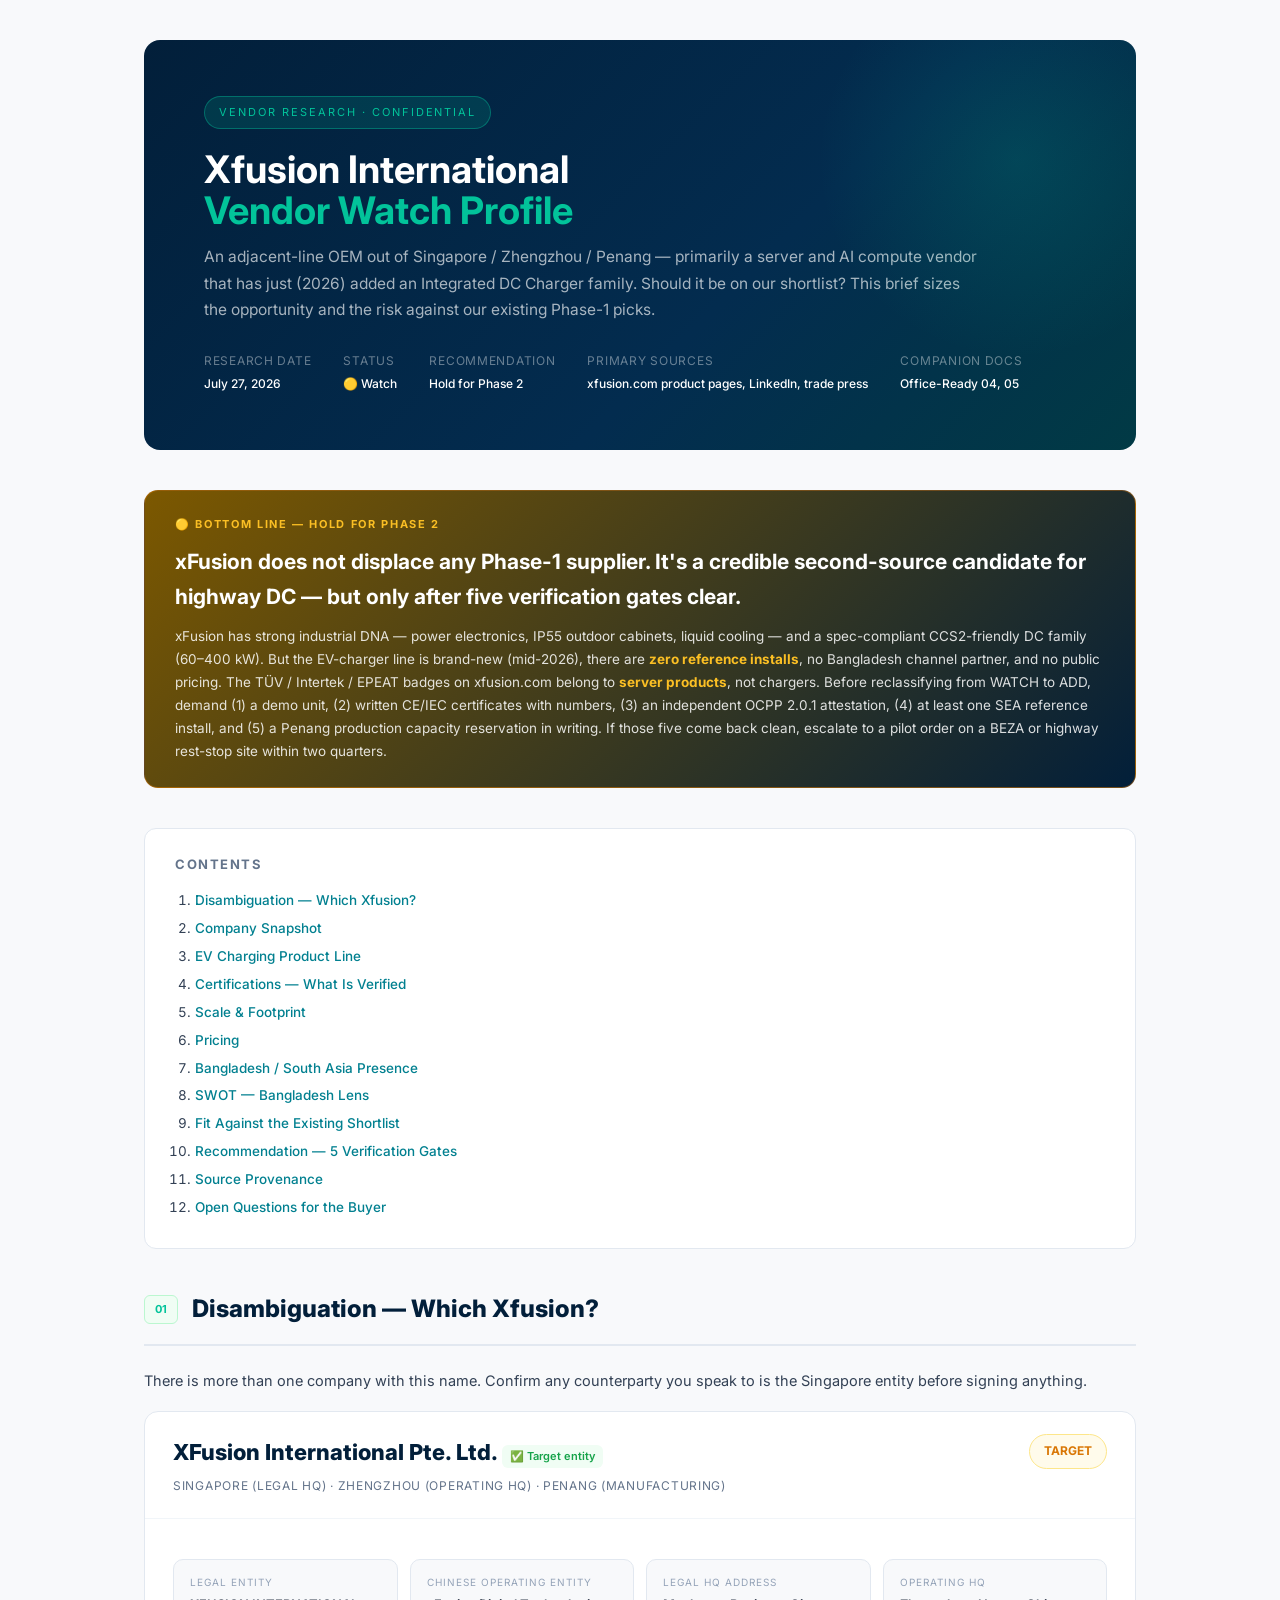
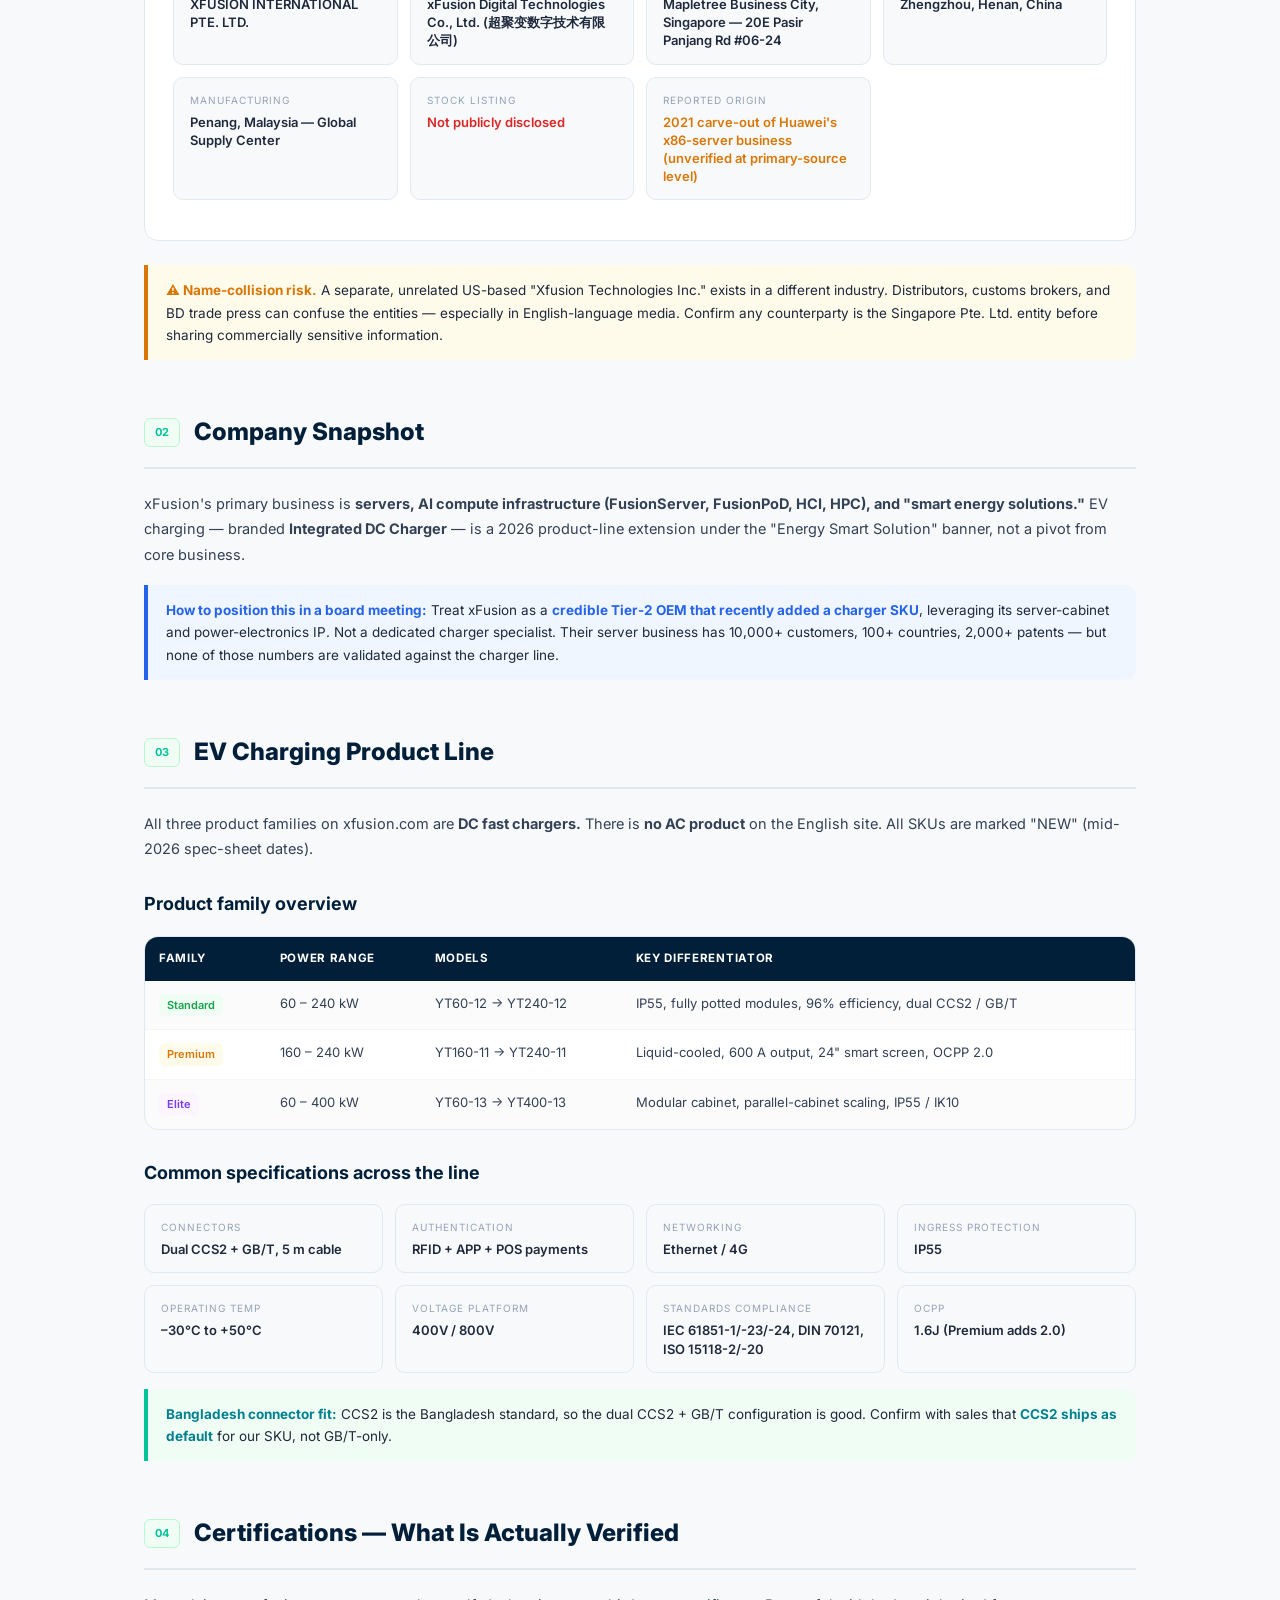
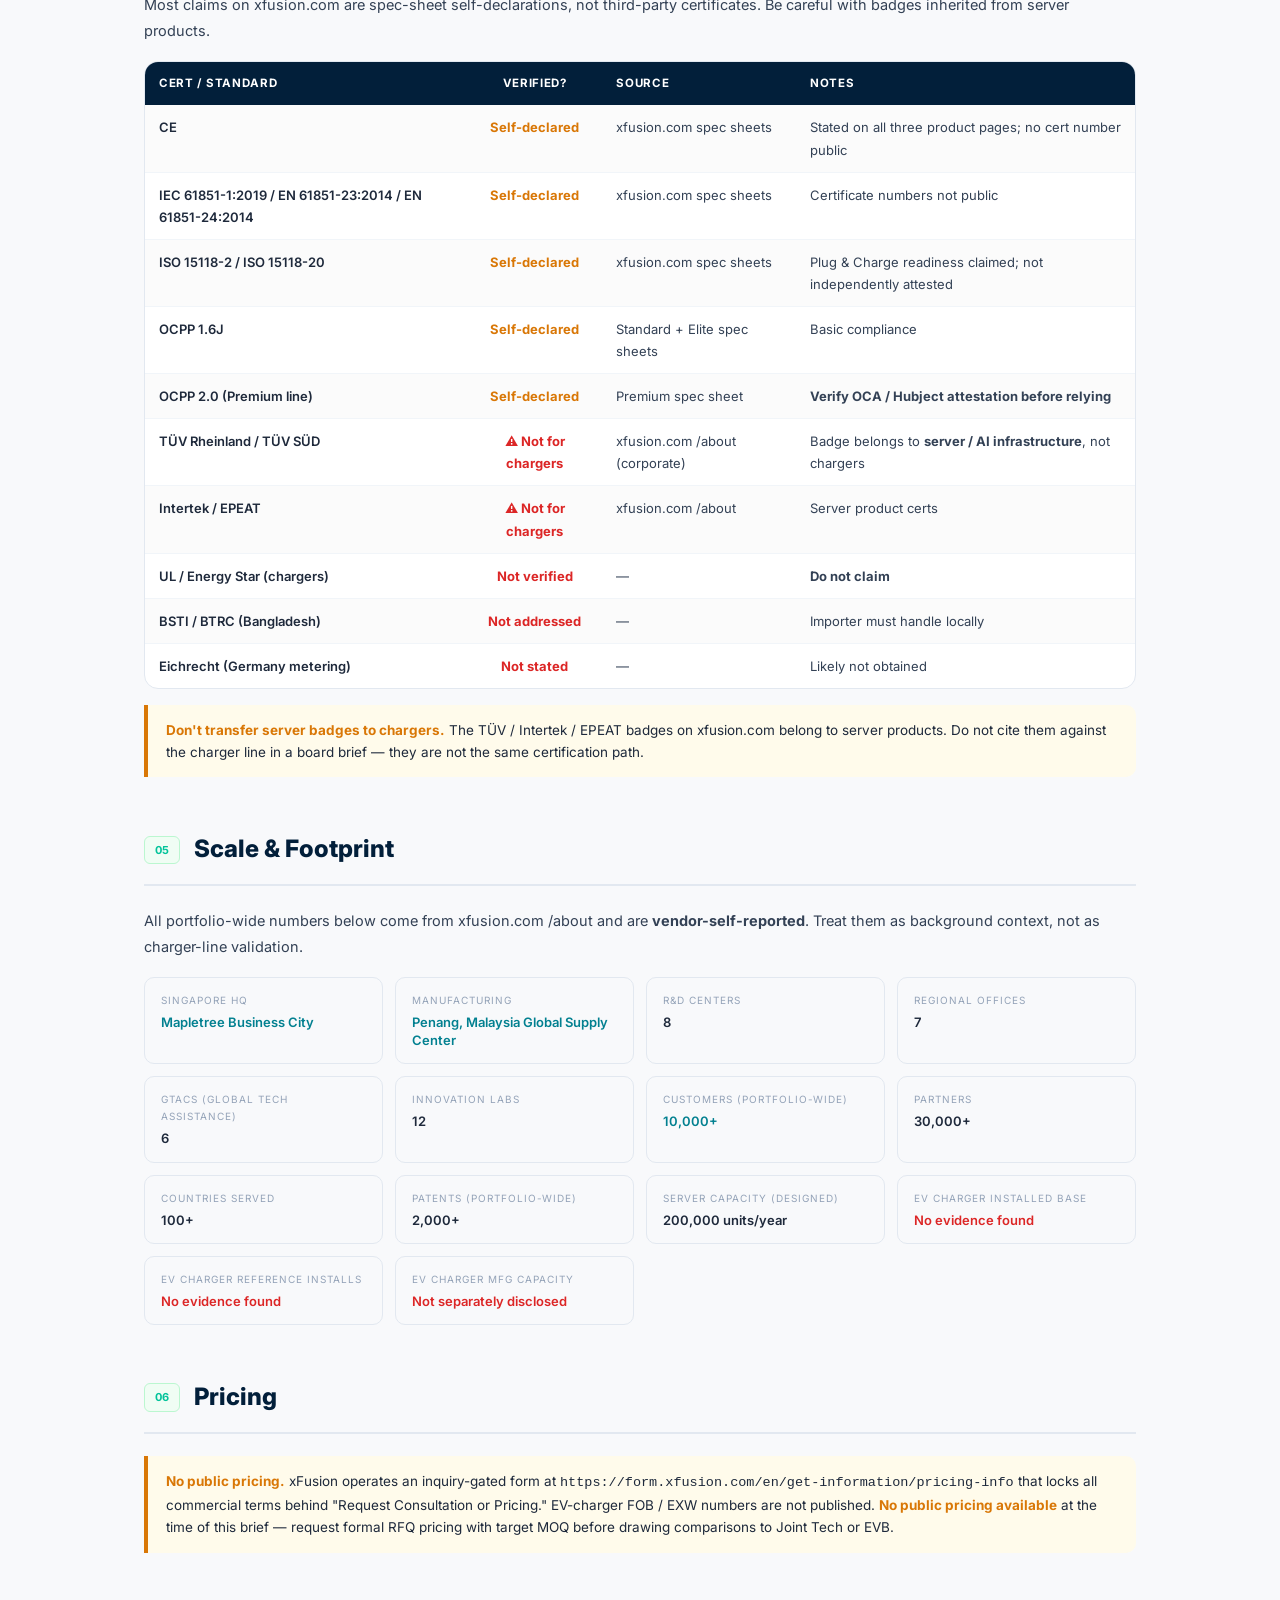
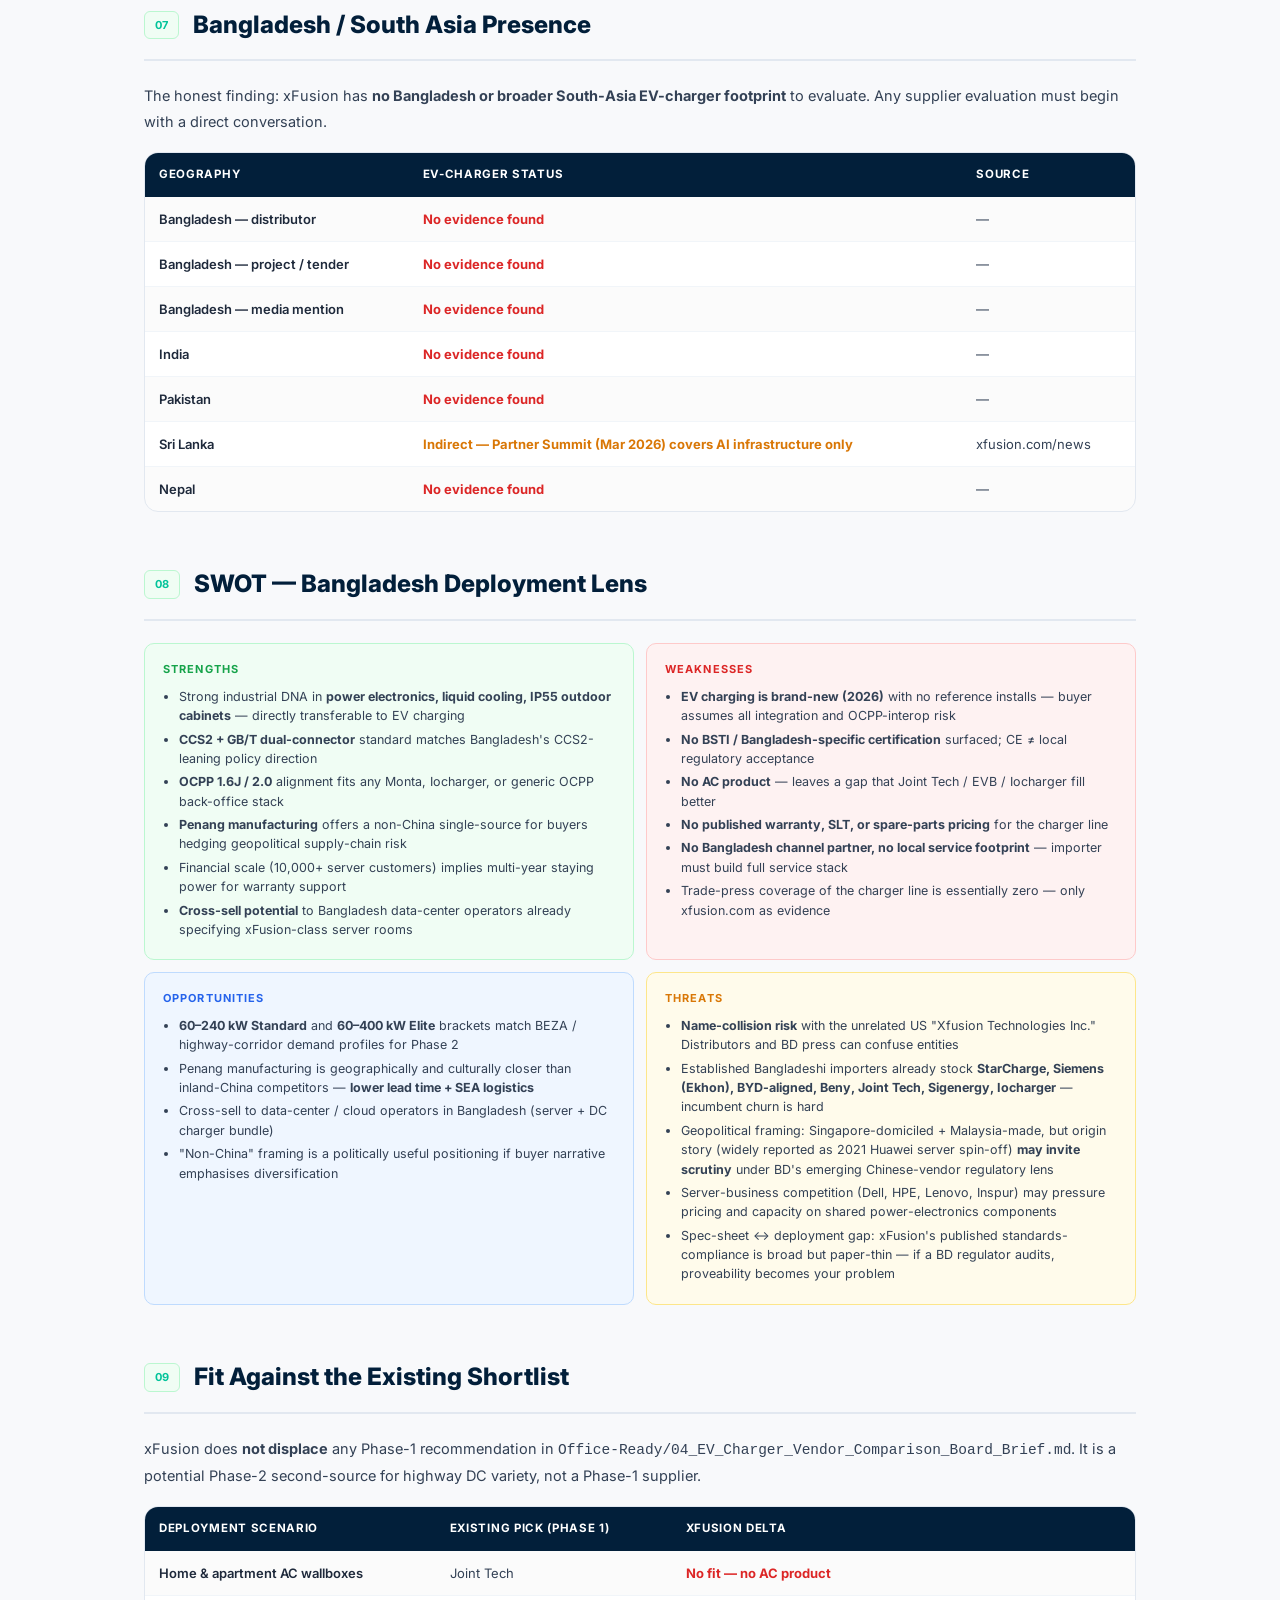
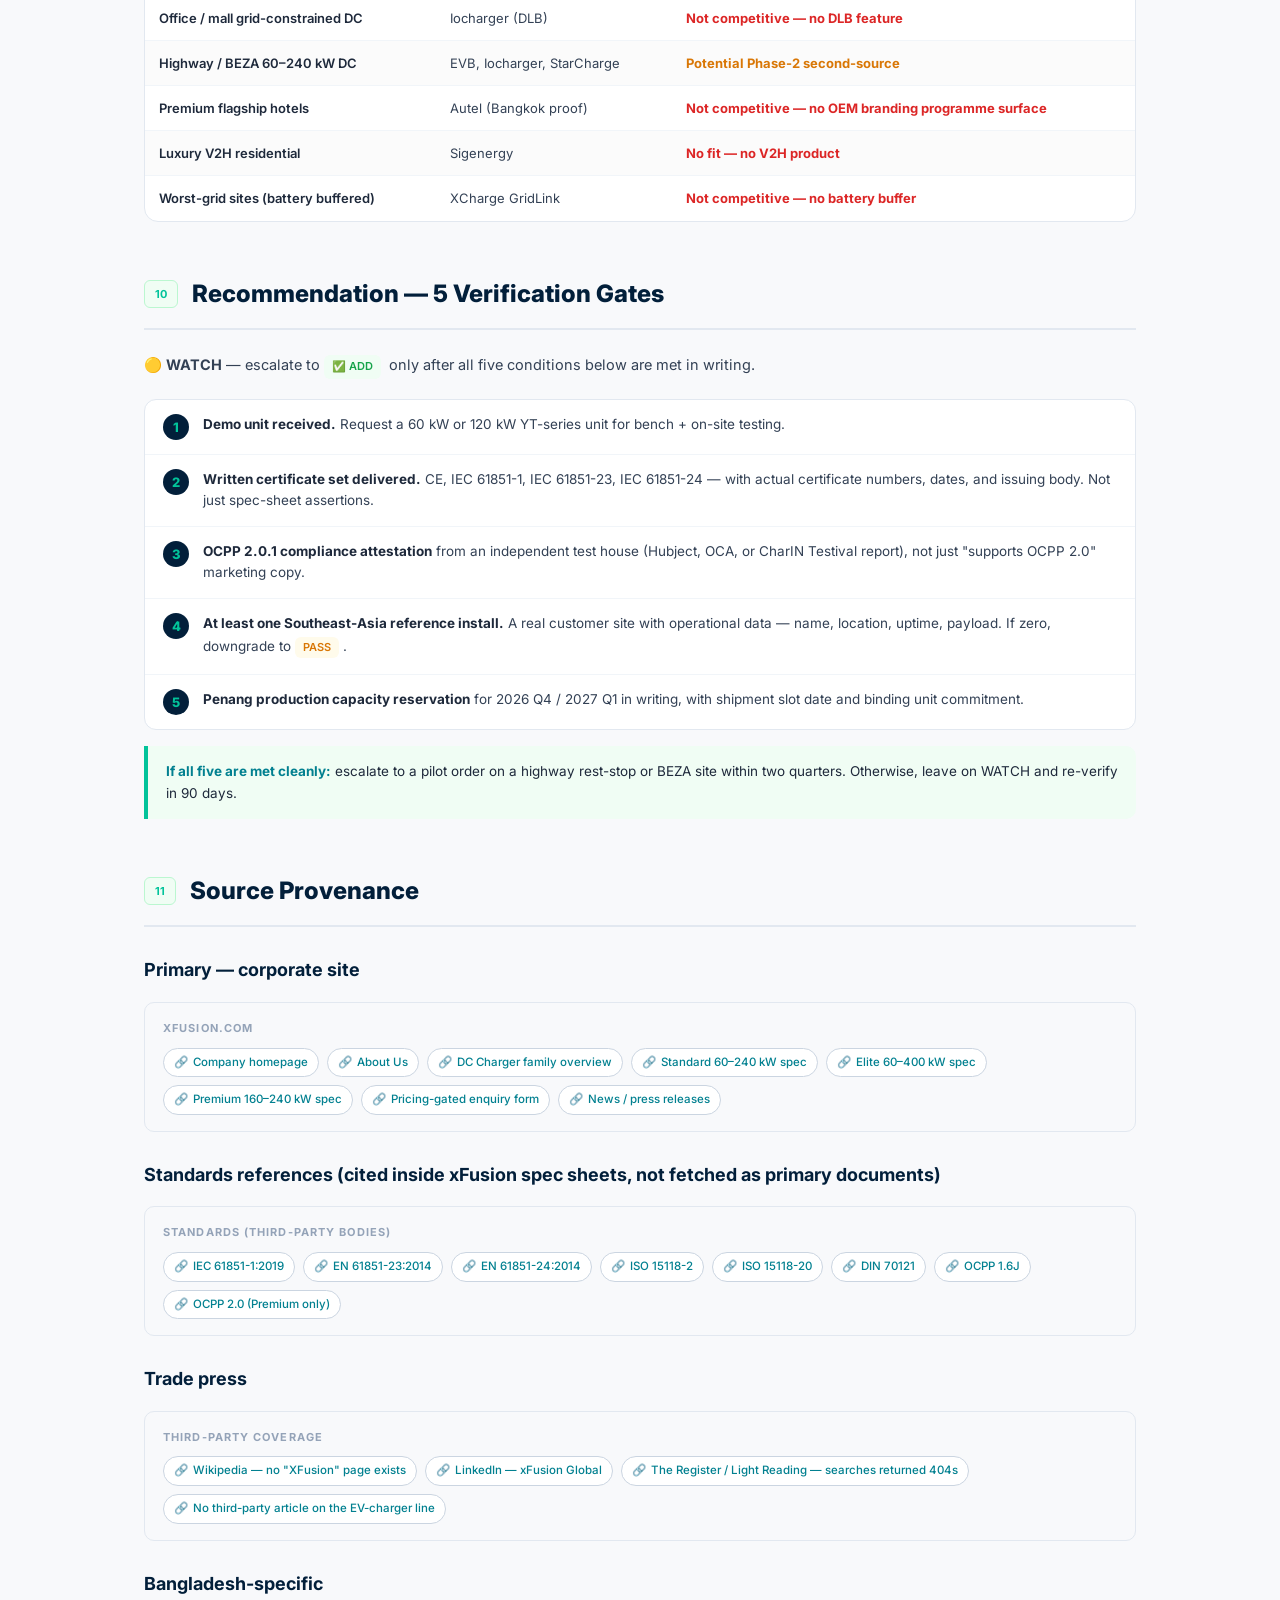
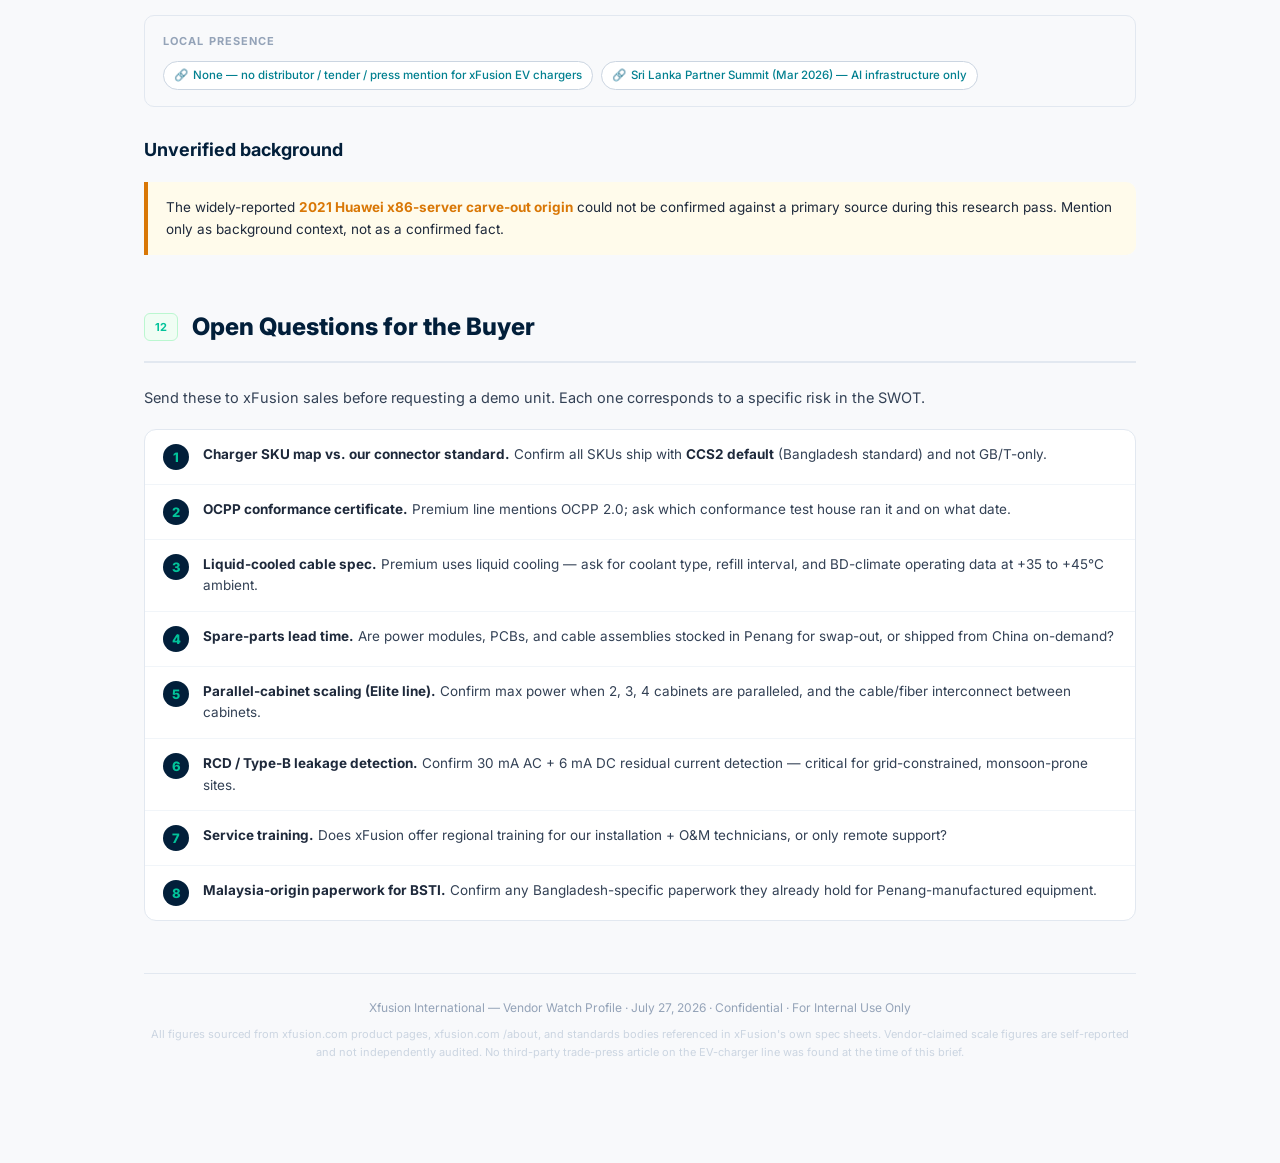
<file: Vendor_Research/Xfusion_International_Watch_Profile.html>
<!DOCTYPE html>
<html lang="en">
<head>
<meta charset="UTF-8">
<meta name="viewport" content="width=device-width,initial-scale=1.0">
<title>Xfusion International — Vendor Watch Profile</title>
<style>
  @import url('https://fonts.googleapis.com/css2?family=Inter:wght@300;400;500;600;700;800&display=swap');

  *{box-sizing:border-box;margin:0;padding:0;}
  body{font-family:'Inter',sans-serif;background:#f8f9fb;color:#1e293b;line-height:1.7;}

  /* === LAYOUT === */
  .page{max-width:1040px;margin:0 auto;padding:40px 24px 80px;}

  /* === COVER === */
  .cover{background:linear-gradient(135deg,#021F3A 0%,#032C4F 60%,#013A45 100%);border-radius:16px;padding:56px 60px;margin-bottom:40px;position:relative;overflow:hidden;}
  .cover::before{content:'';position:absolute;right:-80px;top:-80px;width:400px;height:400px;border-radius:50%;background:radial-gradient(circle,rgba(2,195,154,0.15),transparent 70%);}
  .cover-badge{display:inline-block;background:rgba(2,195,154,0.15);border:1px solid rgba(2,195,154,0.4);color:#02C39A;font-family:'Inter',sans-serif;font-size:11px;letter-spacing:0.18em;padding:6px 14px;border-radius:20px;margin-bottom:20px;}
  .cover h1{font-family:'Inter',sans-serif;font-size:38px;color:#fff;line-height:1.1;margin-bottom:12px;}
  .cover h1 span{color:#02C39A;}
  .cover .sub{font-size:15.5px;color:rgba(255,255,255,0.65);margin-bottom:28px;max-width:780px;}
  .cover-meta{display:flex;gap:32px;flex-wrap:wrap;}
  .cover-meta-item{font-size:12px;font-family:'Inter',sans-serif;}
  .cover-meta-item .label{color:rgba(255,255,255,0.4);display:block;margin-bottom:2px;letter-spacing:0.06em;}
  .cover-meta-item .val{color:#fff;font-weight:500;}

  /* === RECOMMENDATION BANNER === */
  .rec-banner{background:linear-gradient(135deg,#7C5800,#021F3A);border:1px solid rgba(217,119,6,0.45);border-radius:14px;padding:24px 30px;margin-bottom:40px;}
  .rec-banner .rtag{font-size:11px;color:#FBBF24;letter-spacing:0.15em;text-transform:uppercase;font-weight:700;margin-bottom:10px;}
  .rec-banner h2{color:#fff;font-size:21px;margin-bottom:10px;}
  .rec-banner p{color:rgba(255,255,255,0.85);font-size:13.5px;line-height:1.7;}
  .rec-banner strong{color:#FBBF24;}

  /* === TOC === */
  .toc{background:#fff;border-radius:12px;padding:24px 30px;margin-bottom:40px;border:1px solid #e2e8f0;}
  .toc h3{font-size:13px;color:#64748b;font-family:'Inter',sans-serif;letter-spacing:0.12em;text-transform:uppercase;margin-bottom:14px;}
  .toc ol{padding-left:20px;}
  .toc li{font-size:13.5px;color:#334155;margin-bottom:5px;}
  .toc li a{color:#028090;text-decoration:none;font-weight:500;}
  .toc li a:hover{text-decoration:underline;}

  /* === SECTION === */
  .section{margin-bottom:52px;}
  .section-header{display:flex;align-items:center;gap:14px;margin-bottom:22px;padding-bottom:14px;border-bottom:2px solid #e2e8f0;}
  .section-num{font-family:'Inter',sans-serif;font-size:11px;color:#02C39A;background:#f0fdf4;border:1px solid #bbf7d0;padding:4px 10px;border-radius:6px;flex-shrink:0;font-weight:700;}
  .section-title{font-family:'Inter',sans-serif;font-size:24px;color:#021F3A;font-weight:800;}
  p.intro{font-size:14.5px;color:#334155;line-height:1.75;margin-bottom:18px;}

  /* === COMPANY CARD === */
  .company{background:#fff;border-radius:14px;border:1px solid #e2e8f0;margin-bottom:24px;overflow:hidden;}
  .company-header{padding:22px 28px;border-bottom:1px solid #f1f5f9;display:flex;align-items:flex-start;justify-content:space-between;gap:20px;}
  .company-name{font-family:'Inter',sans-serif;font-size:22px;color:#021F3A;margin-bottom:4px;font-weight:800;}
  .company-type{font-size:12px;color:#64748b;font-family:'Inter',sans-serif;letter-spacing:0.06em;}
  .company-body{padding:24px 28px;}
  .company-body p{font-size:14px;color:#334155;margin-bottom:14px;line-height:1.7;}

  /* === WATCH / STATUS BADGES === */
  .status-badge{display:inline-flex;align-items:center;gap:6px;padding:6px 14px;border-radius:20px;font-size:12px;font-weight:700;white-space:nowrap;flex-shrink:0;}
  .status-watch{background:#fffbeb;color:#d97706;border:1px solid #fde68a;}
  .status-add{background:#f0fdf4;color:#16a34a;border:1px solid #bbf7d0;}
  .status-pass{background:#fef2f2;color:#dc2626;border:1px solid #fecaca;}

  /* === FACT GRID === */
  .facts{display:grid;grid-template-columns:repeat(auto-fill,minmax(210px,1fr));gap:12px;margin:16px 0;}
  .fact{background:#f8f9fb;border-radius:10px;padding:14px 16px;border:1px solid #e2e8f0;}
  .fact .flabel{font-size:10px;color:#94a3b8;font-family:'Inter',sans-serif;letter-spacing:0.1em;text-transform:uppercase;margin-bottom:4px;}
  .fact .fval{font-size:13px;color:#1e293b;font-weight:600;line-height:1.4;}
  .fact .fval.mint{color:#028090;}
  .fact .fval.red{color:#dc2626;}
  .fact .fval.amber{color:#d97706;}
  .fact .fval.green{color:#16a34a;}

  /* === TABLES === */
  .comp-wrap{background:#fff;border-radius:14px;border:1px solid #e2e8f0;overflow:hidden;overflow-x:auto;margin:16px 0;}
  .comp-wrap table{width:100%;border-collapse:collapse;min-width:580px;}
  .comp-wrap th{background:#021F3A;color:#fff;padding:12px 14px;font-size:11.5px;font-family:'Inter',sans-serif;letter-spacing:0.06em;text-align:left;text-transform:uppercase;}
  .comp-wrap th.us{background:#028090;}
  .comp-wrap td{padding:11px 14px;font-size:13px;border-bottom:1px solid #f1f5f9;color:#334155;vertical-align:top;}
  .comp-wrap td:first-child{font-weight:600;color:#1e293b;}
  .comp-wrap tr:last-child td{border-bottom:none;}
  .comp-wrap tr:nth-child(even) td{background:rgba(0,0,0,0.015);}
  .yes{color:#16a34a;font-weight:700;}
  .no{color:#dc2626;font-weight:700;}
  .part{color:#d97706;font-weight:700;}

  /* === SWOT === */
  .swot{display:grid;grid-template-columns:1fr 1fr;gap:12px;margin-top:14px;}
  .swot-q{border-radius:10px;padding:16px 18px;}
  .swot-q.s{background:#f0fdf4;border:1px solid #bbf7d0;}
  .swot-q.w{background:#fef2f2;border:1px solid #fecaca;}
  .swot-q.o{background:#eff6ff;border:1px solid #bfdbfe;}
  .swot-q.t{background:#fffbeb;border:1px solid #fde68a;}
  .swot-q h5{font-size:11px;font-weight:700;text-transform:uppercase;letter-spacing:0.1em;margin-bottom:8px;}
  .swot-q.s h5{color:#16a34a;}
  .swot-q.w h5{color:#dc2626;}
  .swot-q.o h5{color:#2563eb;}
  .swot-q.t h5{color:#d97706;}
  .swot-q ul{padding-left:16px;}
  .swot-q li{font-size:12.5px;color:#334155;margin-bottom:4px;line-height:1.55;}

  /* === SOURCES === */
  .sources{margin-top:16px;padding:16px 18px;background:#f8f9fb;border-radius:10px;border:1px solid #e2e8f0;}
  .sources h5{font-size:11px;color:#94a3b8;font-family:'Inter',sans-serif;letter-spacing:0.1em;text-transform:uppercase;margin-bottom:10px;}
  .src-list{display:flex;flex-wrap:wrap;gap:8px;}
  .src-pill{display:inline-flex;align-items:center;gap:5px;padding:4px 10px;background:#fff;border:1px solid #cbd5e1;border-radius:20px;font-size:11.5px;color:#028090;text-decoration:none;font-weight:500;}
  .src-pill:hover{background:#f0fdf4;border-color:#02C39A;}
  .src-pill::before{content:'🔗';}

  /* === CALLOUTS === */
  .callout{background:#f0fdf4;border-left:4px solid #02C39A;padding:14px 18px;border-radius:0 10px 10px 0;margin:16px 0;}
  .callout p{font-size:13.5px;color:#1e293b;line-height:1.65;}
  .callout strong{color:#028090;}
  .warn-box{background:#fffbeb;border-left:4px solid #d97706;padding:14px 18px;border-radius:0 10px 10px 0;margin:16px 0;}
  .warn-box p{font-size:13.5px;color:#1e293b;line-height:1.65;}
  .warn-box strong{color:#d97706;}
  .info-box{background:#eff6ff;border-left:4px solid #2563eb;padding:14px 18px;border-radius:0 10px 10px 0;margin:16px 0;}
  .info-box p{font-size:13.5px;color:#1e293b;line-height:1.65;}
  .info-box strong{color:#2563eb;}

  /* === CHECKLIST === */
  .checklist{background:#fff;border-radius:12px;border:1px solid #e2e8f0;overflow:hidden;margin:16px 0;}
  .checklist-item{display:flex;gap:14px;padding:14px 18px;border-bottom:1px solid #f1f5f9;align-items:flex-start;}
  .checklist-item:last-child{border-bottom:none;}
  .check-num{flex-shrink:0;width:26px;height:26px;border-radius:50%;background:#021F3A;color:#02C39A;font-size:13px;font-weight:800;display:flex;align-items:center;justify-content:center;}
  .check-text{font-size:13.5px;color:#334155;line-height:1.6;}
  .check-text strong{color:#1e293b;}

  /* === SUBSECTION HEADERS === */
  h2.subsection{font-family:'Inter',sans-serif;font-size:18px;color:#021F3A;margin:28px 0 12px;font-weight:700;}
  h3.subsubsection{font-family:'Inter',sans-serif;font-size:14px;color:#028090;margin:18px 0 8px;font-weight:700;letter-spacing:0.04em;text-transform:uppercase;}

  /* === TAG PILL === */
  .tag{display:inline-block;font-size:11px;padding:2px 8px;border-radius:6px;font-weight:600;margin:2px 4px 2px 0;}
  .tag.new{background:#eff6ff;color:#2563eb;}
  .tag.active{background:#f0fdf4;color:#16a34a;}
  .tag.watch{background:#fffbeb;color:#d97706;}
  .tag.oem{background:#faf5ff;color:#7c3aed;}
  .tag.accent{background:rgba(2,195,154,0.12);color:#02C39A;border:1px solid rgba(2,195,154,0.4);}

  /* === FOOTER === */
  .footer{text-align:center;padding:24px 0;border-top:1px solid #e2e8f0;margin-top:32px;}
  .footer p{font-size:12px;color:#94a3b8;}
  .footer p.foot-sub{font-size:11px;color:#cbd5e1;margin-top:6px;}

  /* === MOBILE === */
  @media (max-width: 768px){
    .page{padding:20px 14px 60px;}
    .cover{padding:32px 22px;border-radius:12px;}
    .cover h1{font-size:24px;line-height:1.2;}
    .cover .sub{font-size:13.5px;}
    .cover-meta{gap:14px 22px;}
    .section{margin-bottom:36px;}
    .section-title{font-size:19px;}
    .company-header{flex-direction:column;padding:16px 18px;}
    .company-name{font-size:18px;}
    .company-body{padding:18px;}
    .facts{grid-template-columns:repeat(2,1fr);}
    .swot{grid-template-columns:1fr;}
    .comp-wrap{overflow-x:auto;-webkit-overflow-scrolling:touch;}
    .comp-wrap table{min-width:580px;}
    .rec-banner{padding:18px 22px;}
    .toc{padding:18px 20px;}
    [style*="grid-template-columns:1fr 1fr"],
    [style*="grid-template-columns: 1fr 1fr"]{grid-template-columns:1fr !important;}
  }
  @media (max-width: 480px){
    .cover h1{font-size:20px;}
    .facts{grid-template-columns:1fr;}
    .cover-meta{flex-direction:column;gap:10px;}
  }
</style>
</head>
<body>
<div class="page">

<!-- COVER -->
<div class="cover">
  <div class="cover-badge">VENDOR RESEARCH · CONFIDENTIAL</div>
  <h1>Xfusion International<br><span>Vendor Watch Profile</span></h1>
  <p class="sub">An adjacent-line OEM out of Singapore / Zhengzhou / Penang — primarily a server and AI compute vendor that has just (2026) added an Integrated DC Charger family. Should it be on our shortlist? This brief sizes the opportunity and the risk against our existing Phase-1 picks.</p>
  <div class="cover-meta">
    <div class="cover-meta-item"><span class="label">RESEARCH DATE</span><span class="val">July 27, 2026</span></div>
    <div class="cover-meta-item"><span class="label">STATUS</span><span class="val">🟡 Watch</span></div>
    <div class="cover-meta-item"><span class="label">RECOMMENDATION</span><span class="val">Hold for Phase 2</span></div>
    <div class="cover-meta-item"><span class="label">PRIMARY SOURCES</span><span class="val">xfusion.com product pages, LinkedIn, trade press</span></div>
    <div class="cover-meta-item"><span class="label">COMPANION DOCS</span><span class="val">Office-Ready 04, 05</span></div>
  </div>
</div>

<!-- RECOMMENDATION BANNER -->
<div class="rec-banner">
  <div class="rtag">🟡 Bottom Line — Hold for Phase 2</div>
  <h2>xFusion does not displace any Phase-1 supplier. It's a credible second-source candidate for highway DC — but only after five verification gates clear.</h2>
  <p>xFusion has strong industrial DNA — power electronics, IP55 outdoor cabinets, liquid cooling — and a spec-compliant CCS2-friendly DC family (60–400 kW). But the EV-charger line is brand-new (mid-2026), there are <strong>zero reference installs</strong>, no Bangladesh channel partner, and no public pricing. The TÜV / Intertek / EPEAT badges on xfusion.com belong to <strong>server products</strong>, not chargers. Before reclassifying from WATCH to ADD, demand (1) a demo unit, (2) written CE/IEC certificates with numbers, (3) an independent OCPP 2.0.1 attestation, (4) at least one SEA reference install, and (5) a Penang production capacity reservation in writing. If those five come back clean, escalate to a pilot order on a BEZA or highway rest-stop site within two quarters.</p>
</div>

<!-- TOC -->
<div class="toc">
  <h3>Contents</h3>
  <ol>
    <li><a href="#s1">Disambiguation — Which Xfusion?</a></li>
    <li><a href="#s2">Company Snapshot</a></li>
    <li><a href="#s3">EV Charging Product Line</a></li>
    <li><a href="#s4">Certifications — What Is Verified</a></li>
    <li><a href="#s5">Scale &amp; Footprint</a></li>
    <li><a href="#s6">Pricing</a></li>
    <li><a href="#s7">Bangladesh / South Asia Presence</a></li>
    <li><a href="#s8">SWOT — Bangladesh Lens</a></li>
    <li><a href="#s9">Fit Against the Existing Shortlist</a></li>
    <li><a href="#s10">Recommendation — 5 Verification Gates</a></li>
    <li><a href="#s11">Source Provenance</a></li>
    <li><a href="#s12">Open Questions for the Buyer</a></li>
  </ol>
</div>

<!-- SECTION 1: DISAMBIGUATION -->
<div class="section" id="s1">
  <div class="section-header">
    <span class="section-num">01</span>
    <h2 class="section-title">Disambiguation — Which Xfusion?</h2>
  </div>
  <p class="intro">There is more than one company with this name. Confirm any counterparty you speak to is the Singapore entity before signing anything.</p>

  <div class="company">
    <div class="company-header">
      <div style="flex:1;">
        <div class="company-name">XFusion International Pte. Ltd. <span class="tag active">✅ Target entity</span></div>
        <div class="company-type">SINGAPORE (LEGAL HQ) · ZHENGZHOU (OPERATING HQ) · PENANG (MANUFACTURING)</div>
      </div>
      <span class="status-badge status-watch">TARGET</span>
    </div>
    <div class="company-body">
      <div class="facts">
        <div class="fact"><div class="flabel">Legal Entity</div><div class="fval">XFUSION INTERNATIONAL PTE. LTD.</div></div>
        <div class="fact"><div class="flabel">Chinese Operating Entity</div><div class="fval">xFusion Digital Technologies Co., Ltd. (超聚变数字技术有限公司)</div></div>
        <div class="fact"><div class="flabel">Legal HQ Address</div><div class="fval">Mapletree Business City, Singapore — 20E Pasir Panjang Rd #06-24</div></div>
        <div class="fact"><div class="flabel">Operating HQ</div><div class="fval">Zhengzhou, Henan, China</div></div>
        <div class="fact"><div class="flabel">Manufacturing</div><div class="fval">Penang, Malaysia — Global Supply Center</div></div>
        <div class="fact"><div class="flabel">Stock Listing</div><div class="fval red">Not publicly disclosed</div></div>
        <div class="fact"><div class="flabel">Reported Origin</div><div class="fval amber">2021 carve-out of Huawei's x86-server business (unverified at primary-source level)</div></div>
      </div>
    </div>
  </div>

  <div class="warn-box">
    <p><strong>⚠️ Name-collision risk.</strong> A separate, unrelated US-based "Xfusion Technologies Inc." exists in a different industry. Distributors, customs brokers, and BD trade press can confuse the entities — especially in English-language media. Confirm any counterparty is the Singapore Pte. Ltd. entity before sharing commercially sensitive information.</p>
  </div>
</div>

<!-- SECTION 2: COMPANY SNAPSHOT -->
<div class="section" id="s2">
  <div class="section-header">
    <span class="section-num">02</span>
    <h2 class="section-title">Company Snapshot</h2>
  </div>
  <p class="intro">xFusion's primary business is <strong>servers, AI compute infrastructure (FusionServer, FusionPoD, HCI, HPC), and "smart energy solutions."</strong> EV charging — branded <strong>Integrated DC Charger</strong> — is a 2026 product-line extension under the "Energy Smart Solution" banner, not a pivot from core business.</p>

  <div class="info-box">
    <p><strong>How to position this in a board meeting:</strong> Treat xFusion as a <strong>credible Tier-2 OEM that recently added a charger SKU</strong>, leveraging its server-cabinet and power-electronics IP. Not a dedicated charger specialist. Their server business has 10,000+ customers, 100+ countries, 2,000+ patents — but none of those numbers are validated against the charger line.</p>
  </div>
</div>

<!-- SECTION 3: PRODUCT LINE -->
<div class="section" id="s3">
  <div class="section-header">
    <span class="section-num">03</span>
    <h2 class="section-title">EV Charging Product Line</h2>
  </div>
  <p class="intro">All three product families on xfusion.com are <strong>DC fast chargers.</strong> There is <strong>no AC product</strong> on the English site. All SKUs are marked "NEW" (mid-2026 spec-sheet dates).</p>

  <h2 class="subsection">Product family overview</h2>

  <div class="comp-wrap">
    <table>
      <tr>
        <th>Family</th>
        <th>Power Range</th>
        <th>Models</th>
        <th>Key Differentiator</th>
      </tr>
      <tr>
        <td><span class="tag active">Standard</span></td>
        <td>60 – 240 kW</td>
        <td>YT60-12 → YT240-12</td>
        <td>IP55, fully potted modules, 96% efficiency, dual CCS2 / GB/T</td>
      </tr>
      <tr>
        <td><span class="tag watch">Premium</span></td>
        <td>160 – 240 kW</td>
        <td>YT160-11 → YT240-11</td>
        <td>Liquid-cooled, 600 A output, 24" smart screen, OCPP 2.0</td>
      </tr>
      <tr>
        <td><span class="tag oem">Elite</span></td>
        <td>60 – 400 kW</td>
        <td>YT60-13 → YT400-13</td>
        <td>Modular cabinet, parallel-cabinet scaling, IP55 / IK10</td>
      </tr>
    </table>
  </div>

  <h2 class="subsection">Common specifications across the line</h2>

  <div class="facts">
    <div class="fact"><div class="flabel">Connectors</div><div class="fval">Dual CCS2 + GB/T, 5 m cable</div></div>
    <div class="fact"><div class="flabel">Authentication</div><div class="fval">RFID + APP + POS payments</div></div>
    <div class="fact"><div class="flabel">Networking</div><div class="fval">Ethernet / 4G</div></div>
    <div class="fact"><div class="flabel">Ingress Protection</div><div class="fval">IP55</div></div>
    <div class="fact"><div class="flabel">Operating Temp</div><div class="fval">–30°C to +50°C</div></div>
    <div class="fact"><div class="flabel">Voltage Platform</div><div class="fval">400V / 800V</div></div>
    <div class="fact"><div class="flabel">Standards Compliance</div><div class="fval">IEC 61851-1/-23/-24, DIN 70121, ISO 15118-2/-20</div></div>
    <div class="fact"><div class="flabel">OCPP</div><div class="fval">1.6J (Premium adds 2.0)</div></div>
  </div>

  <div class="callout">
    <p><strong>Bangladesh connector fit:</strong> CCS2 is the Bangladesh standard, so the dual CCS2 + GB/T configuration is good. Confirm with sales that <strong>CCS2 ships as default</strong> for our SKU, not GB/T-only.</p>
  </div>
</div>

<!-- SECTION 4: CERTIFICATIONS -->
<div class="section" id="s4">
  <div class="section-header">
    <span class="section-num">04</span>
    <h2 class="section-title">Certifications — What Is Actually Verified</h2>
  </div>
  <p class="intro">Most claims on xfusion.com are spec-sheet self-declarations, not third-party certificates. Be careful with badges inherited from server products.</p>

  <div class="comp-wrap">
    <table>
      <tr>
        <th>Cert / Standard</th>
        <th style="text-align:center;">Verified?</th>
        <th>Source</th>
        <th>Notes</th>
      </tr>
      <tr>
        <td>CE</td>
        <td style="text-align:center;"><span class="part">Self-declared</span></td>
        <td>xfusion.com spec sheets</td>
        <td>Stated on all three product pages; no cert number public</td>
      </tr>
      <tr>
        <td>IEC 61851-1:2019 / EN 61851-23:2014 / EN 61851-24:2014</td>
        <td style="text-align:center;"><span class="part">Self-declared</span></td>
        <td>xfusion.com spec sheets</td>
        <td>Certificate numbers not public</td>
      </tr>
      <tr>
        <td>ISO 15118-2 / ISO 15118-20</td>
        <td style="text-align:center;"><span class="part">Self-declared</span></td>
        <td>xfusion.com spec sheets</td>
        <td>Plug &amp; Charge readiness claimed; not independently attested</td>
      </tr>
      <tr>
        <td>OCPP 1.6J</td>
        <td style="text-align:center;"><span class="part">Self-declared</span></td>
        <td>Standard + Elite spec sheets</td>
        <td>Basic compliance</td>
      </tr>
      <tr>
        <td>OCPP 2.0 (Premium line)</td>
        <td style="text-align:center;"><span class="part">Self-declared</span></td>
        <td>Premium spec sheet</td>
        <td><strong>Verify OCA / Hubject attestation before relying</strong></td>
      </tr>
      <tr>
        <td>TÜV Rheinland / TÜV SÜD</td>
        <td style="text-align:center;"><span class="no">⚠ Not for chargers</span></td>
        <td>xfusion.com /about (corporate)</td>
        <td>Badge belongs to <strong>server / AI infrastructure</strong>, not chargers</td>
      </tr>
      <tr>
        <td>Intertek / EPEAT</td>
        <td style="text-align:center;"><span class="no">⚠ Not for chargers</span></td>
        <td>xfusion.com /about</td>
        <td>Server product certs</td>
      </tr>
      <tr>
        <td>UL / Energy Star (chargers)</td>
        <td style="text-align:center;"><span class="no">Not verified</span></td>
        <td>—</td>
        <td><strong>Do not claim</strong></td>
      </tr>
      <tr>
        <td>BSTI / BTRC (Bangladesh)</td>
        <td style="text-align:center;"><span class="no">Not addressed</span></td>
        <td>—</td>
        <td>Importer must handle locally</td>
      </tr>
      <tr>
        <td>Eichrecht (Germany metering)</td>
        <td style="text-align:center;"><span class="no">Not stated</span></td>
        <td>—</td>
        <td>Likely not obtained</td>
      </tr>
    </table>
  </div>

  <div class="warn-box">
    <p><strong>Don't transfer server badges to chargers.</strong> The TÜV / Intertek / EPEAT badges on xfusion.com belong to server products. Do not cite them against the charger line in a board brief — they are not the same certification path.</p>
  </div>
</div>

<!-- SECTION 5: SCALE & FOOTPRINT -->
<div class="section" id="s5">
  <div class="section-header">
    <span class="section-num">05</span>
    <h2 class="section-title">Scale &amp; Footprint</h2>
  </div>
  <p class="intro">All portfolio-wide numbers below come from xfusion.com /about and are <strong>vendor-self-reported</strong>. Treat them as background context, not as charger-line validation.</p>

  <div class="facts">
    <div class="fact"><div class="flabel">Singapore HQ</div><div class="fval mint">Mapletree Business City</div></div>
    <div class="fact"><div class="flabel">Manufacturing</div><div class="fval mint">Penang, Malaysia Global Supply Center</div></div>
    <div class="fact"><div class="flabel">R&amp;D Centers</div><div class="fval">8</div></div>
    <div class="fact"><div class="flabel">Regional Offices</div><div class="fval">7</div></div>
    <div class="fact"><div class="flabel">GTACs (Global Tech Assistance)</div><div class="fval">6</div></div>
    <div class="fact"><div class="flabel">Innovation Labs</div><div class="fval">12</div></div>
    <div class="fact"><div class="flabel">Customers (portfolio-wide)</div><div class="fval mint">10,000+</div></div>
    <div class="fact"><div class="flabel">Partners</div><div class="fval">30,000+</div></div>
    <div class="fact"><div class="flabel">Countries Served</div><div class="fval">100+</div></div>
    <div class="fact"><div class="flabel">Patents (portfolio-wide)</div><div class="fval">2,000+</div></div>
    <div class="fact"><div class="flabel">Server Capacity (designed)</div><div class="fval">200,000 units/year</div></div>
    <div class="fact"><div class="flabel">EV Charger Installed Base</div><div class="fval red">No evidence found</div></div>
    <div class="fact"><div class="flabel">EV Charger Reference Installs</div><div class="fval red">No evidence found</div></div>
    <div class="fact"><div class="flabel">EV Charger Mfg Capacity</div><div class="fval red">Not separately disclosed</div></div>
  </div>
</div>

<!-- SECTION 6: PRICING -->
<div class="section" id="s6">
  <div class="section-header">
    <span class="section-num">06</span>
    <h2 class="section-title">Pricing</h2>
  </div>

  <div class="warn-box">
    <p><strong>No public pricing.</strong> xFusion operates an inquiry-gated form at <code>https://form.xfusion.com/en/get-information/pricing-info</code> that locks all commercial terms behind "Request Consultation or Pricing." EV-charger FOB / EXW numbers are not published. <strong>No public pricing available</strong> at the time of this brief — request formal RFQ pricing with target MOQ before drawing comparisons to Joint Tech or EVB.</p>
  </div>
</div>

<!-- SECTION 7: BANGLADESH / SOUTH ASIA PRESENCE -->
<div class="section" id="s7">
  <div class="section-header">
    <span class="section-num">07</span>
    <h2 class="section-title">Bangladesh / South Asia Presence</h2>
  </div>
  <p class="intro">The honest finding: xFusion has <strong>no Bangladesh or broader South-Asia EV-charger footprint</strong> to evaluate. Any supplier evaluation must begin with a direct conversation.</p>

  <div class="comp-wrap">
    <table>
      <tr>
        <th>Geography</th>
        <th>EV-Charger Status</th>
        <th>Source</th>
      </tr>
      <tr>
        <td>Bangladesh — distributor</td>
        <td><span class="no">No evidence found</span></td>
        <td>—</td>
      </tr>
      <tr>
        <td>Bangladesh — project / tender</td>
        <td><span class="no">No evidence found</span></td>
        <td>—</td>
      </tr>
      <tr>
        <td>Bangladesh — media mention</td>
        <td><span class="no">No evidence found</span></td>
        <td>—</td>
      </tr>
      <tr>
        <td>India</td>
        <td><span class="no">No evidence found</span></td>
        <td>—</td>
      </tr>
      <tr>
        <td>Pakistan</td>
        <td><span class="no">No evidence found</span></td>
        <td>—</td>
      </tr>
      <tr>
        <td>Sri Lanka</td>
        <td><span class="part">Indirect — Partner Summit (Mar 2026) covers AI infrastructure only</span></td>
        <td>xfusion.com/news</td>
      </tr>
      <tr>
        <td>Nepal</td>
        <td><span class="no">No evidence found</span></td>
        <td>—</td>
      </tr>
    </table>
  </div>
</div>

<!-- SECTION 8: SWOT -->
<div class="section" id="s8">
  <div class="section-header">
    <span class="section-num">08</span>
    <h2 class="section-title">SWOT — Bangladesh Deployment Lens</h2>
  </div>

  <div class="swot">
    <div class="swot-q s">
      <h5>Strengths</h5>
      <ul>
        <li>Strong industrial DNA in <strong>power electronics, liquid cooling, IP55 outdoor cabinets</strong> — directly transferable to EV charging</li>
        <li><strong>CCS2 + GB/T dual-connector</strong> standard matches Bangladesh's CCS2-leaning policy direction</li>
        <li><strong>OCPP 1.6J / 2.0</strong> alignment fits any Monta, Iocharger, or generic OCPP back-office stack</li>
        <li><strong>Penang manufacturing</strong> offers a non-China single-source for buyers hedging geopolitical supply-chain risk</li>
        <li>Financial scale (10,000+ server customers) implies multi-year staying power for warranty support</li>
        <li><strong>Cross-sell potential</strong> to Bangladesh data-center operators already specifying xFusion-class server rooms</li>
      </ul>
    </div>
    <div class="swot-q w">
      <h5>Weaknesses</h5>
      <ul>
        <li><strong>EV charging is brand-new (2026)</strong> with no reference installs — buyer assumes all integration and OCPP-interop risk</li>
        <li><strong>No BSTI / Bangladesh-specific certification</strong> surfaced; CE ≠ local regulatory acceptance</li>
        <li><strong>No AC product</strong> — leaves a gap that Joint Tech / EVB / Iocharger fill better</li>
        <li><strong>No published warranty, SLT, or spare-parts pricing</strong> for the charger line</li>
        <li><strong>No Bangladesh channel partner, no local service footprint</strong> — importer must build full service stack</li>
        <li>Trade-press coverage of the charger line is essentially zero — only xfusion.com as evidence</li>
      </ul>
    </div>
    <div class="swot-q o">
      <h5>Opportunities</h5>
      <ul>
        <li><strong>60–240 kW Standard</strong> and <strong>60–400 kW Elite</strong> brackets match BEZA / highway-corridor demand profiles for Phase 2</li>
        <li>Penang manufacturing is geographically and culturally closer than inland-China competitors — <strong>lower lead time + SEA logistics</strong></li>
        <li>Cross-sell to data-center / cloud operators in Bangladesh (server + DC charger bundle)</li>
        <li>"Non-China" framing is a politically useful positioning if buyer narrative emphasises diversification</li>
      </ul>
    </div>
    <div class="swot-q t">
      <h5>Threats</h5>
      <ul>
        <li><strong>Name-collision risk</strong> with the unrelated US "Xfusion Technologies Inc." Distributors and BD press can confuse entities</li>
        <li>Established Bangladeshi importers already stock <strong>StarCharge, Siemens (Ekhon), BYD-aligned, Beny, Joint Tech, Sigenergy, Iocharger</strong> — incumbent churn is hard</li>
        <li>Geopolitical framing: Singapore-domiciled + Malaysia-made, but origin story (widely reported as 2021 Huawei server spin-off) <strong>may invite scrutiny</strong> under BD's emerging Chinese-vendor regulatory lens</li>
        <li>Server-business competition (Dell, HPE, Lenovo, Inspur) may pressure pricing and capacity on shared power-electronics components</li>
        <li>Spec-sheet ↔ deployment gap: xFusion's published standards-compliance is broad but paper-thin — if a BD regulator audits, proveability becomes your problem</li>
      </ul>
    </div>
  </div>
</div>

<!-- SECTION 9: FIT AGAINST EXISTING SHORTLIST -->
<div class="section" id="s9">
  <div class="section-header">
    <span class="section-num">09</span>
    <h2 class="section-title">Fit Against the Existing Shortlist</h2>
  </div>
  <p class="intro">xFusion does <strong>not displace</strong> any Phase-1 recommendation in <code>Office-Ready/04_EV_Charger_Vendor_Comparison_Board_Brief.md</code>. It is a potential Phase-2 second-source for highway DC variety, not a Phase-1 supplier.</p>

  <div class="comp-wrap">
    <table>
      <tr>
        <th>Deployment Scenario</th>
        <th>Existing Pick (Phase 1)</th>
        <th>xFusion Delta</th>
      </tr>
      <tr>
        <td>Home &amp; apartment AC wallboxes</td>
        <td>Joint Tech</td>
        <td><span class="no">No fit — no AC product</span></td>
      </tr>
      <tr>
        <td>Office / mall grid-constrained DC</td>
        <td>Iocharger (DLB)</td>
        <td><span class="no">Not competitive — no DLB feature</span></td>
      </tr>
      <tr>
        <td>Highway / BEZA 60–240 kW DC</td>
        <td>EVB, Iocharger, StarCharge</td>
        <td><span class="part">Potential Phase-2 second-source</span></td>
      </tr>
      <tr>
        <td>Premium flagship hotels</td>
        <td>Autel (Bangkok proof)</td>
        <td><span class="no">Not competitive — no OEM branding programme surface</span></td>
      </tr>
      <tr>
        <td>Luxury V2H residential</td>
        <td>Sigenergy</td>
        <td><span class="no">No fit — no V2H product</span></td>
      </tr>
      <tr>
        <td>Worst-grid sites (battery buffered)</td>
        <td>XCharge GridLink</td>
        <td><span class="no">Not competitive — no battery buffer</span></td>
      </tr>
    </table>
  </div>
</div>

<!-- SECTION 10: RECOMMENDATION -->
<div class="section" id="s10">
  <div class="section-header">
    <span class="section-num">10</span>
    <h2 class="section-title">Recommendation — 5 Verification Gates</h2>
  </div>
  <p class="intro">🟡 <strong>WATCH</strong> — escalate to <span class="tag active">✅ ADD</span> only after all five conditions below are met in writing.</p>

  <div class="checklist">
    <div class="checklist-item">
      <div class="check-num">1</div>
      <div class="check-text"><strong>Demo unit received.</strong> Request a 60 kW or 120 kW YT-series unit for bench + on-site testing.</div>
    </div>
    <div class="checklist-item">
      <div class="check-num">2</div>
      <div class="check-text"><strong>Written certificate set delivered.</strong> CE, IEC 61851-1, IEC 61851-23, IEC 61851-24 — with actual certificate numbers, dates, and issuing body. Not just spec-sheet assertions.</div>
    </div>
    <div class="checklist-item">
      <div class="check-num">3</div>
      <div class="check-text"><strong>OCPP 2.0.1 compliance attestation</strong> from an independent test house (Hubject, OCA, or CharIN Testival report), not just "supports OCPP 2.0" marketing copy.</div>
    </div>
    <div class="checklist-item">
      <div class="check-num">4</div>
      <div class="check-text"><strong>At least one Southeast-Asia reference install.</strong> A real customer site with operational data — name, location, uptime, payload. If zero, downgrade to <span class="tag watch">PASS</span>.</div>
    </div>
    <div class="checklist-item">
      <div class="check-num">5</div>
      <div class="check-text"><strong>Penang production capacity reservation</strong> for 2026 Q4 / 2027 Q1 in writing, with shipment slot date and binding unit commitment.</div>
    </div>
  </div>

  <div class="callout">
    <p><strong>If all five are met cleanly:</strong> escalate to a pilot order on a highway rest-stop or BEZA site within two quarters. Otherwise, leave on WATCH and re-verify in 90 days.</p>
  </div>
</div>

<!-- SECTION 11: SOURCE PROVENANCE -->
<div class="section" id="s11">
  <div class="section-header">
    <span class="section-num">11</span>
    <h2 class="section-title">Source Provenance</h2>
  </div>

  <h2 class="subsection">Primary — corporate site</h2>
  <div class="sources">
    <h5>xfusion.com</h5>
    <div class="src-list">
      <a class="src-pill" href="https://www.xfusion.com/en/" target="_blank">Company homepage</a>
      <a class="src-pill" href="https://www.xfusion.com/en/about" target="_blank">About Us</a>
      <a class="src-pill" href="https://www.xfusion.com/en/product/integrated-dc-charger" target="_blank">DC Charger family overview</a>
      <a class="src-pill" href="https://www.xfusion.com/en/product/integrated-dc-60-240kw" target="_blank">Standard 60–240 kW spec</a>
      <a class="src-pill" href="https://www.xfusion.com/en/product/integrated-dc-60-400kw" target="_blank">Elite 60–400 kW spec</a>
      <a class="src-pill" href="https://www.xfusion.com/en/product/integrated-dc-160-240kw" target="_blank">Premium 160–240 kW spec</a>
      <a class="src-pill" href="https://form.xfusion.com/en/get-information/pricing-info" target="_blank">Pricing-gated enquiry form</a>
      <a class="src-pill" href="https://www.xfusion.com/en/news" target="_blank">News / press releases</a>
    </div>
  </div>

  <h2 class="subsection">Standards references (cited inside xFusion spec sheets, not fetched as primary documents)</h2>
  <div class="sources">
    <h5>Standards (third-party bodies)</h5>
    <div class="src-list">
      <span class="src-pill">IEC 61851-1:2019</span>
      <span class="src-pill">EN 61851-23:2014</span>
      <span class="src-pill">EN 61851-24:2014</span>
      <span class="src-pill">ISO 15118-2</span>
      <span class="src-pill">ISO 15118-20</span>
      <span class="src-pill">DIN 70121</span>
      <span class="src-pill">OCPP 1.6J</span>
      <span class="src-pill">OCPP 2.0 (Premium only)</span>
    </div>
  </div>

  <h2 class="subsection">Trade press</h2>
  <div class="sources">
    <h5>Third-party coverage</h5>
    <div class="src-list">
      <span class="src-pill">Wikipedia — no "XFusion" page exists</span>
      <a class="src-pill" href="https://www.linkedin.com/company/xfusion-global" target="_blank">LinkedIn — xFusion Global</a>
      <span class="src-pill">The Register / Light Reading — searches returned 404s</span>
      <span class="src-pill">No third-party article on the EV-charger line</span>
    </div>
  </div>

  <h2 class="subsection">Bangladesh-specific</h2>
  <div class="sources">
    <h5>Local presence</h5>
    <div class="src-list">
      <span class="src-pill">None — no distributor / tender / press mention for xFusion EV chargers</span>
      <a class="src-pill" href="https://www.xfusion.com/en/news" target="_blank">Sri Lanka Partner Summit (Mar 2026) — AI infrastructure only</a>
    </div>
  </div>

  <h2 class="subsection">Unverified background</h2>
  <div class="warn-box">
    <p>The widely-reported <strong>2021 Huawei x86-server carve-out origin</strong> could not be confirmed against a primary source during this research pass. Mention only as background context, not as a confirmed fact.</p>
  </div>
</div>

<!-- SECTION 12: OPEN QUESTIONS -->
<div class="section" id="s12">
  <div class="section-header">
    <span class="section-num">12</span>
    <h2 class="section-title">Open Questions for the Buyer</h2>
  </div>
  <p class="intro">Send these to xFusion sales before requesting a demo unit. Each one corresponds to a specific risk in the SWOT.</p>

  <div class="checklist">
    <div class="checklist-item">
      <div class="check-num">1</div>
      <div class="check-text"><strong>Charger SKU map vs. our connector standard.</strong> Confirm all SKUs ship with <strong>CCS2 default</strong> (Bangladesh standard) and not GB/T-only.</div>
    </div>
    <div class="checklist-item">
      <div class="check-num">2</div>
      <div class="check-text"><strong>OCPP conformance certificate.</strong> Premium line mentions OCPP 2.0; ask which conformance test house ran it and on what date.</div>
    </div>
    <div class="checklist-item">
      <div class="check-num">3</div>
      <div class="check-text"><strong>Liquid-cooled cable spec.</strong> Premium uses liquid cooling — ask for coolant type, refill interval, and BD-climate operating data at +35 to +45°C ambient.</div>
    </div>
    <div class="checklist-item">
      <div class="check-num">4</div>
      <div class="check-text"><strong>Spare-parts lead time.</strong> Are power modules, PCBs, and cable assemblies stocked in Penang for swap-out, or shipped from China on-demand?</div>
    </div>
    <div class="checklist-item">
      <div class="check-num">5</div>
      <div class="check-text"><strong>Parallel-cabinet scaling (Elite line).</strong> Confirm max power when 2, 3, 4 cabinets are paralleled, and the cable/fiber interconnect between cabinets.</div>
    </div>
    <div class="checklist-item">
      <div class="check-num">6</div>
      <div class="check-text"><strong>RCD / Type-B leakage detection.</strong> Confirm 30 mA AC + 6 mA DC residual current detection — critical for grid-constrained, monsoon-prone sites.</div>
    </div>
    <div class="checklist-item">
      <div class="check-num">7</div>
      <div class="check-text"><strong>Service training.</strong> Does xFusion offer regional training for our installation + O&amp;M technicians, or only remote support?</div>
    </div>
    <div class="checklist-item">
      <div class="check-num">8</div>
      <div class="check-text"><strong>Malaysia-origin paperwork for BSTI.</strong> Confirm any Bangladesh-specific paperwork they already hold for Penang-manufactured equipment.</div>
    </div>
  </div>
</div>

<!-- FOOTER -->
<div class="footer">
  <p>Xfusion International — Vendor Watch Profile · July 27, 2026 · Confidential · For Internal Use Only</p>
  <p class="foot-sub">All figures sourced from xfusion.com product pages, xfusion.com /about, and standards bodies referenced in xFusion's own spec sheets. Vendor-claimed scale figures are self-reported and not independently audited. No third-party trade-press article on the EV-charger line was found at the time of this brief.</p>
</div>

</div>
</body>
</html>
</file>
<file: presentation-dashboard/styles.css>
@import url('https://fonts.googleapis.com/css2?family=Outfit:wght@300;400;500;600;700;800&display=swap');

:root {
    --bg-base: #080a0f;
    --bg-sidebar: #10131a;
    --bg-surface: #141822;
    --bg-card: rgba(22, 27, 38, 0.7);
    --bg-card-hover: rgba(30, 37, 51, 0.85);
    --border-color: rgba(255, 255, 255, 0.08);
    --border-accent: rgba(0, 255, 136, 0.2);
    --accent-green: #00ff88;
    --accent-green-glow: rgba(0, 255, 136, 0.2);
    --accent-blue: #00bcff;
    --accent-blue-glow: rgba(0, 188, 255, 0.2);
    --accent-purple: #a855f7;
    --text-primary: #f3f4f6;
    --text-secondary: #9ca3af;
    --text-muted: #6b7280;
    --gradient-primary: linear-gradient(135deg, #00ff88 0%, #00bcff 100%);
    --gradient-card: linear-gradient(145deg, rgba(22, 27, 38, 0.9) 0%, rgba(14, 18, 26, 0.9) 100%);
    --font-primary: 'Outfit', -apple-system, BlinkMacSystemFont, "Segoe UI", Roboto, sans-serif;
    --sidebar-width: 280px;
    --shadow-premium: 0 10px 30px -10px rgba(0, 0, 0, 0.5);
}

* {
    box-sizing: border-box;
    margin: 0;
    padding: 0;
}

body {
    background-color: var(--bg-base);
    color: var(--text-primary);
    font-family: var(--font-primary);
    overflow-x: hidden;
    height: 100vh;
    display: flex;
}

/* Scrollbar Styling */
::-webkit-scrollbar {
    width: 6px;
    height: 6px;
}
::-webkit-scrollbar-track {
    background: var(--bg-base);
}
::-webkit-scrollbar-thumb {
    background: var(--border-color);
    border-radius: 4px;
}
::-webkit-scrollbar-thumb:hover {
    background: var(--accent-green);
}

/* Layout */
.app-container {
    display: flex;
    width: 100vw;
    height: 100vh;
    overflow: hidden;
}

/* Sidebar Navigation */
.sidebar {
    width: var(--sidebar-width);
    background-color: var(--bg-sidebar);
    border-right: 1px solid var(--border-color);
    display: flex;
    flex-direction: column;
    justify-content: space-between;
    padding: 1.5rem;
    z-index: 10;
    transition: all 0.3s ease;
}

.brand-section {
    display: flex;
    align-items: center;
    gap: 0.75rem;
    padding-bottom: 1.5rem;
    border-bottom: 1px solid var(--border-color);
}

.brand-icon {
    width: 32px;
    height: 32px;
    background: var(--gradient-primary);
    border-radius: 8px;
    display: flex;
    align-items: center;
    justify-content: center;
    box-shadow: 0 0 15px var(--accent-green-glow);
}

.brand-icon svg {
    width: 18px;
    height: 18px;
    fill: #000;
}

.brand-name h1 {
    font-size: 1.15rem;
    font-weight: 700;
    letter-spacing: 0.5px;
    background: var(--gradient-primary);
    -webkit-background-clip: text;
    -webkit-text-fill-color: transparent;
}

.brand-name p {
    font-size: 0.7rem;
    color: var(--text-muted);
    font-weight: 500;
}

.nav-links {
    list-style: none;
    margin-top: 1.5rem;
    flex-grow: 1;
    overflow-y: auto;
    padding-right: 4px;
}

.nav-links li {
    margin-bottom: 0.4rem;
}

.nav-item {
    display: flex;
    align-items: center;
    gap: 0.75rem;
    padding: 0.75rem 0.85rem;
    border-radius: 8px;
    color: var(--text-secondary);
    text-decoration: none;
    font-size: 0.9rem;
    font-weight: 500;
    cursor: pointer;
    transition: all 0.2s ease;
    border: 1px solid transparent;
}

.nav-item:hover {
    background-color: rgba(255, 255, 255, 0.03);
    color: var(--text-primary);
}

.nav-item.active {
    background-color: rgba(0, 255, 136, 0.08);
    color: var(--accent-green);
    border-color: rgba(0, 255, 136, 0.15);
    font-weight: 600;
}

.nav-num {
    font-size: 0.75rem;
    opacity: 0.6;
    font-family: monospace;
    width: 20px;
}

.sidebar-footer {
    padding-top: 1rem;
    border-top: 1px solid var(--border-color);
    font-size: 0.75rem;
    color: var(--text-muted);
    display: flex;
    flex-direction: column;
    gap: 0.5rem;
}

.sidebar-footer .status {
    display: flex;
    align-items: center;
    gap: 0.5rem;
    color: var(--text-secondary);
}

.status-dot {
    width: 8px;
    height: 8px;
    background-color: var(--accent-green);
    border-radius: 50%;
    box-shadow: 0 0 8px var(--accent-green);
    animation: pulse 2s infinite;
}

/* Main Content Area */
.main-content {
    flex-grow: 1;
    display: flex;
    flex-direction: column;
    height: 100vh;
    position: relative;
    background: radial-gradient(circle at 80% 20%, rgba(0, 188, 255, 0.04) 0%, transparent 50%),
                radial-gradient(circle at 20% 80%, rgba(0, 255, 136, 0.04) 0%, transparent 50%);
}

.stage {
    flex-grow: 1;
    overflow-y: auto;
    padding: 3rem 4rem;
    display: flex;
    justify-content: center;
    align-items: flex-start;
}

/* Slide Styles */
.slide {
    width: 100%;
    max-width: 1100px;
    display: none;
    animation: fadeIn 0.4s cubic-bezier(0.16, 1, 0.3, 1) forwards;
}

.slide.active {
    display: block;
}

.slide-header {
    margin-bottom: 2.5rem;
}

.slide-tag {
    font-size: 0.8rem;
    font-weight: 700;
    text-transform: uppercase;
    letter-spacing: 2px;
    color: var(--accent-blue);
    margin-bottom: 0.5rem;
}

.slide-title {
    font-size: 2.5rem;
    font-weight: 800;
    letter-spacing: -0.5px;
    line-height: 1.2;
    background: linear-gradient(120deg, #fff 40%, var(--text-secondary) 100%);
    -webkit-background-clip: text;
    -webkit-text-fill-color: transparent;
}

.slide-subtitle {
    font-size: 1.1rem;
    color: var(--text-secondary);
    margin-top: 0.5rem;
    font-weight: 400;
}

/* Slide Controls Footer */
.slide-controls {
    height: 70px;
    border-top: 1px solid var(--border-color);
    display: flex;
    align-items: center;
    justify-content: space-between;
    padding: 0 4rem;
    background-color: rgba(16, 19, 26, 0.6);
    backdrop-filter: blur(10px);
}

.control-btn {
    background: rgba(255, 255, 255, 0.05);
    border: 1px solid var(--border-color);
    color: var(--text-primary);
    padding: 0.6rem 1.2rem;
    border-radius: 8px;
    font-family: var(--font-primary);
    font-weight: 600;
    cursor: pointer;
    display: flex;
    align-items: center;
    gap: 0.5rem;
    transition: all 0.2s ease;
}

.control-btn:hover:not(:disabled) {
    background-color: var(--accent-green);
    color: #000;
    border-color: var(--accent-green);
    box-shadow: 0 0 15px rgba(0, 255, 136, 0.25);
}

.control-btn:disabled {
    opacity: 0.3;
    cursor: not-allowed;
}

.progress-container {
    display: flex;
    align-items: center;
    gap: 1.5rem;
    flex-grow: 1;
    max-width: 500px;
    margin: 0 2rem;
}

.progress-bar-bg {
    height: 4px;
    background: var(--border-color);
    border-radius: 2px;
    flex-grow: 1;
    position: relative;
    overflow: hidden;
}

.progress-bar-fill {
    height: 100%;
    width: 0%;
    background: var(--gradient-primary);
    border-radius: 2px;
    transition: width 0.3s cubic-bezier(0.1, 0.8, 0.2, 1);
}

.slide-counter {
    font-family: monospace;
    font-size: 0.85rem;
    color: var(--text-secondary);
    min-width: 45px;
    text-align: right;
}

.mode-toggle {
    display: flex;
    align-items: center;
    gap: 0.5rem;
}

/* Card Elements */
.card-grid {
    display: grid;
    grid-template-columns: repeat(auto-fit, minmax(300px, 1fr));
    gap: 1.5rem;
    margin-bottom: 2rem;
}

.card {
    background: var(--gradient-card);
    border: 1px solid var(--border-color);
    border-radius: 12px;
    padding: 1.75rem;
    transition: all 0.3s cubic-bezier(0.16, 1, 0.3, 1);
    box-shadow: var(--shadow-premium);
    position: relative;
    overflow: hidden;
}

.card::before {
    content: '';
    position: absolute;
    top: 0;
    left: 0;
    right: 0;
    height: 2px;
    background: transparent;
    transition: all 0.3s ease;
}

.card:hover {
    transform: translateY(-4px);
    border-color: rgba(255, 255, 255, 0.15);
    background: var(--bg-card-hover);
}

.card:hover::before {
    background: var(--gradient-primary);
}

.card-title {
    font-size: 1.25rem;
    font-weight: 700;
    margin-bottom: 0.75rem;
    display: flex;
    align-items: center;
    gap: 0.5rem;
}

.card-title.accent-green { color: var(--accent-green); }
.card-title.accent-blue { color: var(--accent-blue); }

.card-content {
    font-size: 0.95rem;
    color: var(--text-secondary);
    line-height: 1.5;
}

.card-highlight {
    font-size: 1.75rem;
    font-weight: 800;
    color: #fff;
    margin: 0.5rem 0 1rem 0;
    display: flex;
    align-items: baseline;
    gap: 0.25rem;
}

.card-highlight span {
    font-size: 0.85rem;
    color: var(--text-muted);
    font-weight: 500;
}

/* Lists and Highlights */
.styled-list {
    list-style: none;
}

.styled-list li {
    position: relative;
    padding-left: 1.75rem;
    margin-bottom: 0.85rem;
    font-size: 1rem;
    color: var(--text-secondary);
    line-height: 1.5;
}

.styled-list li::before {
    content: "→";
    position: absolute;
    left: 0;
    color: var(--accent-green);
    font-weight: 700;
}

.styled-list li strong {
    color: #fff;
}

/* Callout Box */
.callout {
    background: rgba(0, 188, 255, 0.05);
    border-left: 4px solid var(--accent-blue);
    padding: 1.25rem 1.5rem;
    border-radius: 0 12px 12px 0;
    margin: 1.5rem 0;
}

.callout-title {
    font-weight: 700;
    color: var(--accent-blue);
    margin-bottom: 0.5rem;
    font-size: 1rem;
}

.callout-body {
    color: var(--text-secondary);
    font-size: 0.95rem;
    line-height: 1.5;
}

/* Title Slide Design */
.slide-title-layout {
    display: flex;
    flex-direction: column;
    justify-content: center;
    min-height: 55vh;
    padding: 2rem 0;
    position: relative;
}

.title-badge {
    background: rgba(0, 255, 136, 0.08);
    border: 1px solid var(--border-accent);
    color: var(--accent-green);
    padding: 0.4rem 0.9rem;
    border-radius: 30px;
    font-size: 0.85rem;
    font-weight: 600;
    letter-spacing: 1px;
    align-self: flex-start;
    margin-bottom: 1.5rem;
    display: flex;
    align-items: center;
    gap: 0.5rem;
}

.title-main {
    font-size: 4.2rem;
    font-weight: 800;
    line-height: 1.1;
    letter-spacing: -1.5px;
    margin-bottom: 1.5rem;
    background: linear-gradient(135deg, #ffffff 30%, #a5b4fc 70%, #00ff88 100%);
    -webkit-background-clip: text;
    -webkit-text-fill-color: transparent;
}

.title-desc {
    font-size: 1.35rem;
    color: var(--text-secondary);
    max-width: 700px;
    line-height: 1.5;
    margin-bottom: 2.5rem;
}

.title-meta-grid {
    display: grid;
    grid-template-columns: repeat(auto-fit, minmax(180px, 1fr));
    gap: 1.5rem;
    border-top: 1px solid var(--border-color);
    padding-top: 2rem;
    margin-top: auto;
}

.title-meta-item p:first-child {
    font-size: 0.75rem;
    color: var(--text-muted);
    text-transform: uppercase;
    letter-spacing: 1px;
    margin-bottom: 0.25rem;
}

.title-meta-item p:last-child {
    font-size: 1rem;
    color: #fff;
    font-weight: 600;
}

/* Market Opportunity Table */
.data-table-container {
    overflow-x: auto;
    border: 1px solid var(--border-color);
    border-radius: 12px;
    background: var(--bg-surface);
    margin-bottom: 2rem;
}

.data-table {
    width: 100%;
    border-collapse: collapse;
    text-align: left;
}

.data-table th {
    background-color: rgba(255, 255, 255, 0.02);
    border-bottom: 1px solid var(--border-color);
    padding: 1rem 1.25rem;
    font-size: 0.85rem;
    font-weight: 600;
    text-transform: uppercase;
    letter-spacing: 1px;
    color: var(--text-secondary);
}

.data-table td {
    padding: 1rem 1.25rem;
    border-bottom: 1px solid var(--border-color);
    font-size: 0.95rem;
    color: var(--text-secondary);
}

.data-table tr:last-child td {
    border-bottom: none;
}

.data-table tr:hover td {
    background-color: rgba(255, 255, 255, 0.01);
    color: #fff;
}

.data-table td strong {
    color: #fff;
}

.pill-badge {
    background-color: rgba(0, 255, 136, 0.1);
    color: var(--accent-green);
    border: 1px solid rgba(0, 255, 136, 0.2);
    padding: 0.2rem 0.5rem;
    border-radius: 4px;
    font-size: 0.75rem;
    font-weight: 600;
}

/* Global Lessons Layout */
.lessons-grid {
    display: grid;
    grid-template-columns: repeat(auto-fit, minmax(480px, 1fr));
    gap: 1.5rem;
}

.lesson-card {
    background: var(--gradient-card);
    border: 1px solid var(--border-color);
    border-radius: 12px;
    padding: 1.5rem;
    display: flex;
    flex-direction: column;
    gap: 1rem;
}

.lesson-header {
    display: flex;
    justify-content: space-between;
    align-items: center;
    border-bottom: 1px solid var(--border-color);
    padding-bottom: 0.75rem;
}

.lesson-country {
    font-size: 1.2rem;
    font-weight: 700;
    display: flex;
    align-items: center;
    gap: 0.5rem;
}

.lesson-stage {
    font-size: 0.8rem;
    color: var(--text-muted);
    background: rgba(255, 255, 255, 0.04);
    padding: 0.2rem 0.5rem;
    border-radius: 4px;
}

.lesson-body {
    display: grid;
    grid-template-columns: 1fr 1fr;
    gap: 1rem;
}

.lesson-point {
    font-size: 0.85rem;
    line-height: 1.4;
}

.lesson-point h4 {
    font-size: 0.85rem;
    margin-bottom: 0.25rem;
    text-transform: uppercase;
    letter-spacing: 0.5px;
}

.lesson-point.crisis h4 { color: #f87171; }
.lesson-point.action h4 { color: var(--accent-green); }

/* Live Financial Calculator Section */
.calculator-container {
    display: grid;
    grid-template-columns: 1.1fr 1.3fr;
    gap: 2rem;
    background: var(--bg-surface);
    border: 1px solid var(--border-color);
    border-radius: 16px;
    padding: 2rem;
    box-shadow: var(--shadow-premium);
}

.calc-inputs-panel {
    display: flex;
    flex-direction: column;
    gap: 1.5rem;
    border-right: 1px solid var(--border-color);
    padding-right: 2rem;
}

.calc-outputs-panel {
    display: flex;
    flex-direction: column;
    gap: 1.5rem;
}

.calc-group-title {
    font-size: 1.1rem;
    font-weight: 700;
    color: #fff;
    margin-bottom: 0.5rem;
    display: flex;
    align-items: center;
    gap: 0.5rem;
    border-bottom: 1px solid var(--border-color);
    padding-bottom: 0.5rem;
}

.calc-input-row {
    display: flex;
    flex-direction: column;
    gap: 0.5rem;
}

.calc-label-row {
    display: flex;
    justify-content: space-between;
    font-size: 0.85rem;
    color: var(--text-secondary);
}

.calc-label-row span:last-child {
    font-family: monospace;
    font-weight: 600;
    color: var(--accent-green);
    background: rgba(0, 255, 136, 0.05);
    padding: 0.1rem 0.4rem;
    border-radius: 4px;
}

/* Custom range input styling */
.calc-range {
    -webkit-appearance: none;
    width: 100%;
    height: 6px;
    border-radius: 3px;
    background: var(--border-color);
    outline: none;
}

.calc-range::-webkit-slider-thumb {
    -webkit-appearance: none;
    appearance: none;
    width: 16px;
    height: 16px;
    border-radius: 50%;
    background: var(--accent-green);
    cursor: pointer;
    box-shadow: 0 0 8px var(--accent-green);
    transition: transform 0.1s ease;
}

.calc-range::-webkit-slider-thumb:hover {
    transform: scale(1.2);
}

.calc-results-grid {
    display: grid;
    grid-template-columns: repeat(2, 1fr);
    gap: 1rem;
}

.calc-result-card {
    background: rgba(255, 255, 255, 0.02);
    border: 1px solid var(--border-color);
    border-radius: 8px;
    padding: 1rem;
    display: flex;
    flex-direction: column;
    justify-content: center;
}

.calc-result-label {
    font-size: 0.75rem;
    color: var(--text-muted);
    text-transform: uppercase;
    letter-spacing: 0.5px;
    margin-bottom: 0.25rem;
}

.calc-result-val {
    font-size: 1.35rem;
    font-weight: 700;
    color: #fff;
}

.calc-result-val.highlight {
    color: var(--accent-green);
    text-shadow: 0 0 10px rgba(0, 255, 136, 0.1);
}

.calc-chart-container {
    background: rgba(0, 0, 0, 0.2);
    border: 1px solid var(--border-color);
    border-radius: 8px;
    padding: 1rem;
    flex-grow: 1;
    display: flex;
    flex-direction: column;
    justify-content: center;
    position: relative;
    min-height: 200px;
}

/* Custom SVG Chart Styling */
.svg-chart {
    width: 100%;
    height: 100%;
}

.chart-axis {
    stroke: var(--border-color);
    stroke-width: 1;
}

.chart-grid {
    stroke: rgba(255, 255, 255, 0.02);
    stroke-width: 1;
    stroke-dasharray: 4 4;
}

.chart-bar-rev {
    fill: url(#rev-grad);
    transition: height 0.5s ease, y 0.5s ease;
}

.chart-bar-profit {
    fill: url(#profit-grad);
    transition: height 0.5s ease, y 0.5s ease;
}

.chart-text {
    fill: var(--text-secondary);
    font-size: 10px;
    font-family: var(--font-primary);
}

.chart-text-value {
    fill: #fff;
    font-size: 9px;
    font-weight: 600;
    text-anchor: middle;
}

.chart-legend {
    display: flex;
    justify-content: center;
    gap: 1.5rem;
    margin-top: 0.75rem;
    font-size: 0.75rem;
}

.legend-item {
    display: flex;
    align-items: center;
    gap: 0.4rem;
}

.legend-dot {
    width: 10px;
    height: 10px;
    border-radius: 2px;
}

.legend-dot.rev { background: var(--accent-blue); }
.legend-dot.profit { background: var(--accent-green); }

/* Hardware Showcase Grid */
.supplier-filters {
    display: flex;
    gap: 0.75rem;
    margin-bottom: 1.5rem;
}

.filter-btn {
    background: rgba(255, 255, 255, 0.03);
    border: 1px solid var(--border-color);
    color: var(--text-secondary);
    padding: 0.5rem 1rem;
    border-radius: 6px;
    font-size: 0.85rem;
    font-weight: 600;
    cursor: pointer;
    transition: all 0.2s ease;
}

.filter-btn.active, .filter-btn:hover {
    background: rgba(0, 255, 136, 0.08);
    color: var(--accent-green);
    border-color: rgba(0, 255, 136, 0.2);
}

.supplier-grid {
    display: grid;
    grid-template-columns: repeat(auto-fill, minmax(240px, 1fr));
    gap: 1.25rem;
}

.supplier-card {
    background: var(--gradient-card);
    border: 1px solid var(--border-color);
    border-radius: 12px;
    padding: 1.25rem;
    transition: all 0.25s cubic-bezier(0.16, 1, 0.3, 1);
    display: flex;
    flex-direction: column;
    justify-content: space-between;
    height: 250px;
}

.supplier-card.hidden {
    display: none;
}

.supplier-card:hover {
    transform: translateY(-3px);
    border-color: rgba(0, 255, 136, 0.15);
    background: var(--bg-card-hover);
    box-shadow: 0 10px 25px -10px rgba(0, 255, 136, 0.15);
}

.supplier-name {
    font-size: 1.15rem;
    font-weight: 700;
    color: #fff;
    margin-bottom: 0.25rem;
}

.supplier-meta {
    font-size: 0.75rem;
    text-transform: uppercase;
    letter-spacing: 0.5px;
    font-weight: 700;
    margin-bottom: 1rem;
}

.supplier-meta.ac { color: var(--accent-blue); }
.supplier-meta.dc { color: var(--accent-purple); }
.supplier-meta.special { color: var(--accent-green); }

.supplier-specs {
    font-size: 0.85rem;
    color: var(--text-secondary);
    display: flex;
    flex-direction: column;
    gap: 0.4rem;
    margin-bottom: 1rem;
}

.supplier-spec-item {
    display: flex;
    justify-content: space-between;
}

.supplier-price {
    font-size: 1.1rem;
    font-weight: 700;
    color: var(--accent-green);
    border-top: 1px solid var(--border-color);
    padding-top: 0.75rem;
    display: flex;
    justify-content: space-between;
    align-items: baseline;
}

.supplier-price span {
    font-size: 0.7rem;
    color: var(--text-muted);
}

/* Pilot Monitor Dashboard (Dhaka Map) */
.monitor-container {
    display: grid;
    grid-template-columns: 1.2fr 1fr;
    gap: 2rem;
    background: var(--bg-surface);
    border: 1px solid var(--border-color);
    border-radius: 16px;
    padding: 2rem;
    box-shadow: var(--shadow-premium);
    height: 480px;
}

.map-viewport {
    background: rgba(0, 0, 0, 0.3);
    border: 1px solid var(--border-color);
    border-radius: 12px;
    position: relative;
    overflow: hidden;
    display: flex;
    align-items: center;
    justify-content: center;
}

.map-svg {
    width: 90%;
    height: 90%;
    fill: none;
    stroke: var(--border-color);
    stroke-width: 1.5;
}

.map-river {
    stroke: rgba(0, 188, 255, 0.15);
    stroke-width: 12;
    stroke-linecap: round;
    stroke-linejoin: round;
}

.map-road {
    stroke: rgba(255, 255, 255, 0.03);
    stroke-width: 2;
}

.map-zone {
    fill: rgba(255, 255, 255, 0.01);
    stroke: rgba(255, 255, 255, 0.06);
    stroke-width: 1;
    transition: fill 0.2s ease;
}

.map-zone:hover {
    fill: rgba(0, 255, 136, 0.02);
    stroke: rgba(0, 255, 136, 0.15);
}

.map-pin {
    position: absolute;
    width: 14px;
    height: 14px;
    border-radius: 50%;
    border: 2px solid #fff;
    cursor: pointer;
    transform: translate(-50%, -50%);
    transition: transform 0.2s ease, box-shadow 0.2s ease;
    box-shadow: 0 0 10px rgba(0,0,0,0.5);
}

.map-pin:hover {
    transform: translate(-50%, -50%) scale(1.3);
    z-index: 5;
}

.map-pin.available {
    background-color: var(--accent-green);
    box-shadow: 0 0 8px var(--accent-green);
}

.map-pin.charging {
    background-color: var(--accent-blue);
    box-shadow: 0 0 12px var(--accent-blue);
    animation: charging-pulse 1.5s infinite;
}

.map-pin.offline {
    background-color: var(--text-muted);
    border-color: var(--text-muted);
}

.map-label {
    position: absolute;
    font-size: 0.65rem;
    color: var(--text-muted);
    transform: translate(-50%, 8px);
    font-weight: 600;
    pointer-events: none;
    white-space: nowrap;
}

.monitor-details-panel {
    display: flex;
    flex-direction: column;
    gap: 1.25rem;
    height: 100%;
}

.site-details-card {
    background: rgba(255, 255, 255, 0.02);
    border: 1px solid var(--border-color);
    border-radius: 10px;
    padding: 1.25rem;
}

.site-name-row {
    display: flex;
    justify-content: space-between;
    align-items: center;
    margin-bottom: 0.5rem;
}

.site-name-row h3 {
    font-size: 1.1rem;
    font-weight: 700;
}

.terminal-console {
    background: #05070a;
    border: 1px solid var(--border-color);
    border-radius: 10px;
    padding: 1rem;
    font-family: monospace;
    font-size: 0.75rem;
    color: var(--text-secondary);
    flex-grow: 1;
    overflow-y: auto;
    display: flex;
    flex-direction: column;
    gap: 0.35rem;
}

.terminal-line {
    line-height: 1.4;
    white-space: pre-wrap;
    animation: consoleFade 0.2s ease forwards;
}

.terminal-line.info { color: var(--text-muted); }
.terminal-line.send { color: var(--accent-blue); }
.terminal-line.recv { color: var(--accent-green); }
.terminal-line.warn { color: var(--accent-purple); }

/* Risk Register Styles */
.risk-table td {
    vertical-align: middle;
}

.impact-badge {
    padding: 0.2rem 0.5rem;
    border-radius: 4px;
    font-size: 0.7rem;
    font-weight: 700;
    text-transform: uppercase;
}

.impact-badge.high {
    background-color: rgba(239, 68, 68, 0.1);
    color: #ef4444;
    border: 1px solid rgba(239, 68, 68, 0.2);
}

.impact-badge.medium {
    background-color: rgba(245, 158, 11, 0.1);
    color: #f59e0b;
    border: 1px solid rgba(245, 158, 11, 0.2);
}

.impact-badge.low {
    background-color: rgba(16, 185, 129, 0.1);
    color: #10b981;
    border: 1px solid rgba(16, 185, 129, 0.2);
}

/* Animations */
@keyframes fadeIn {
    from { opacity: 0; transform: translateY(10px); }
    to { opacity: 1; transform: translateY(0); }
}

@keyframes pulse {
    0% { box-shadow: 0 0 0 0 rgba(0, 255, 136, 0.4); }
    70% { box-shadow: 0 0 0 6px rgba(0, 255, 136, 0); }
    100% { box-shadow: 0 0 0 0 rgba(0, 255, 136, 0); }
}

@keyframes charging-pulse {
    0% { box-shadow: 0 0 0 0 rgba(0, 188, 255, 0.4); }
    70% { box-shadow: 0 0 0 8px rgba(0, 188, 255, 0); }
    100% { box-shadow: 0 0 0 0 rgba(0, 188, 255, 0); }
}

@keyframes consoleFade {
    from { opacity: 0; transform: translateX(-4px); }
    to { opacity: 1; transform: translateX(0); }
}

/* Responsive Overrides */
@media (max-width: 1024px) {
    body {
        flex-direction: column;
        overflow-y: auto;
        height: auto;
    }
    
    .sidebar {
        width: 100%;
        height: auto;
        border-right: none;
        border-bottom: 1px solid var(--border-color);
    }
    
    .nav-links {
        display: flex;
        gap: 0.5rem;
        overflow-x: auto;
        padding-bottom: 0.5rem;
        margin-top: 1rem;
    }
    
    .nav-links li {
        margin-bottom: 0;
        flex-shrink: 0;
    }
    
    .main-content {
        height: auto;
        min-height: calc(100vh - 150px);
    }
    
    .stage {
        padding: 2rem;
    }
    
    .calculator-container, .monitor-container {
        grid-template-columns: 1fr;
        height: auto;
    }
    
    .calc-inputs-panel {
        border-right: none;
        padding-right: 0;
        border-bottom: 1px solid var(--border-color);
        padding-bottom: 2rem;
    }
    
    .monitor-container {
        height: auto;
    }
    
    .map-viewport {
        height: 300px;
    }
    
    .terminal-console {
        height: 200px;
    }
}
</file>
